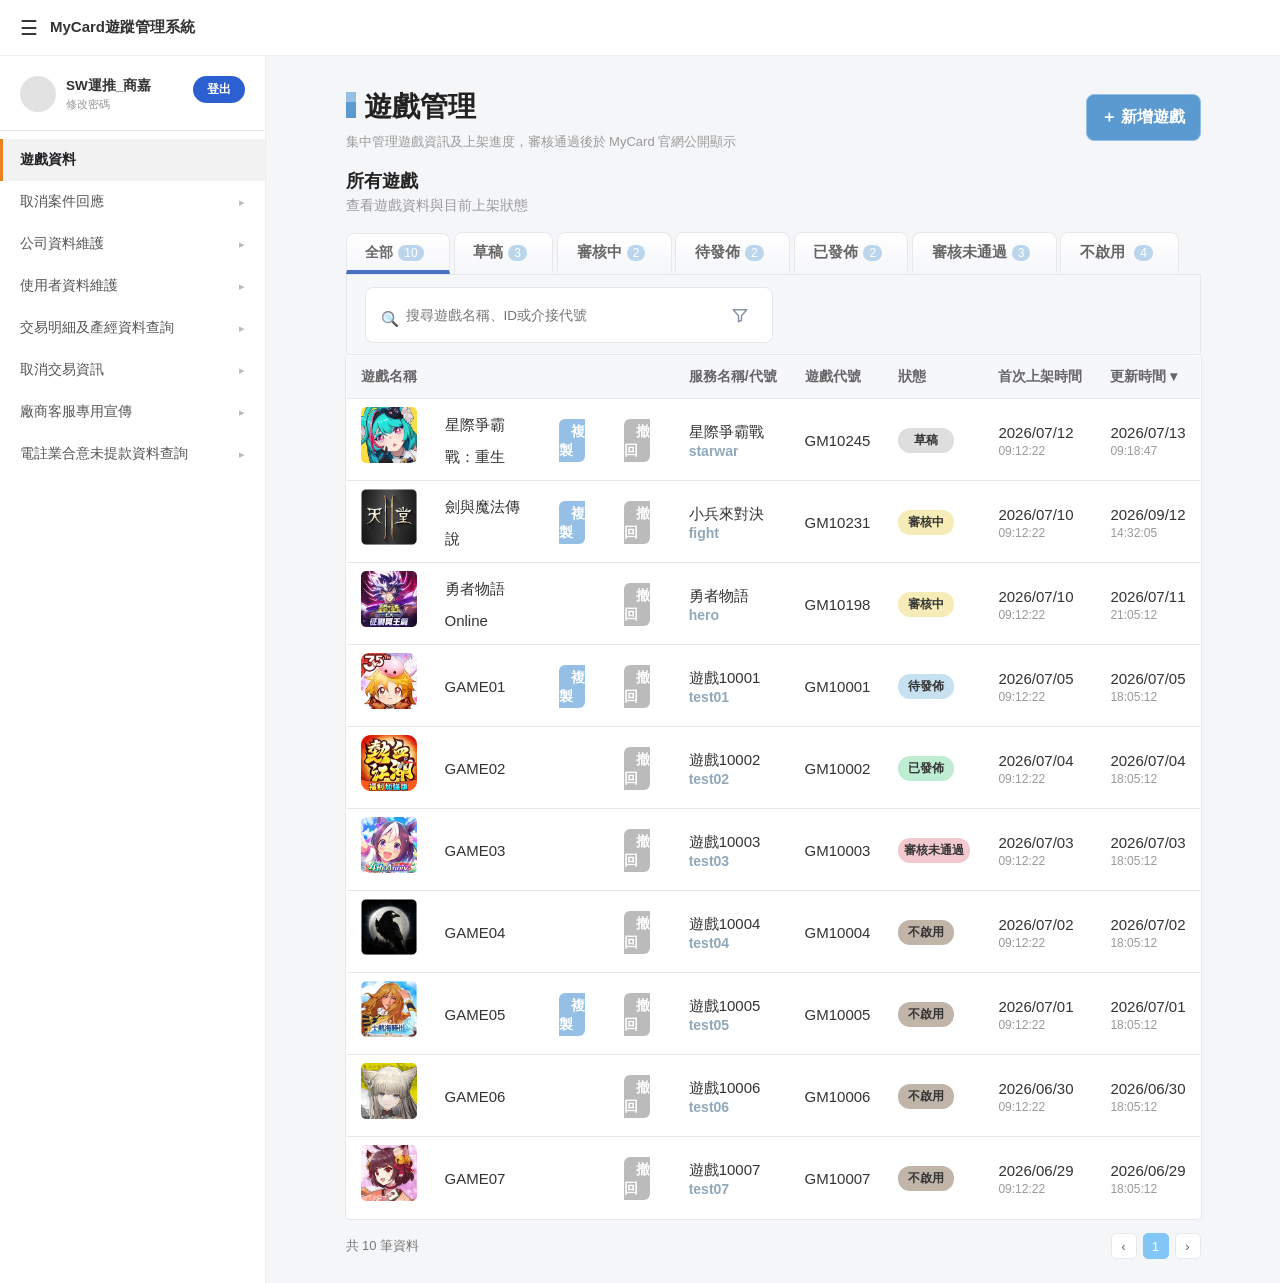
<file: index.html>
<!DOCTYPE html>
<html lang="zh-Hant">
<head>
<meta charset="UTF-8">
<title>MyCard遊蹤管理系統</title>
<link rel="stylesheet" href="css/L.css">
<link rel="stylesheet" href="css/LM.css" media="only screen and (min-width:1280px) and (max-width:1680px)">
	
<!-- jquery引入檔 -->
<script src="js/jquery-3.6.0.min.js"></script>
<script src="js/sidebar.js"></script>
<script src="js/manager.js"></script>
<script src="js/step.js"></script>

</head>
<body>

<div class="topbar">
  <div class="topbar-left">
    <span class="hamburger">&#9776;</span>
	<span class="hamburger2">&#9776;</span>
    <span class="logo">MyCard遊蹤管理系統</span>
  </div>
</div>

<div class="layout">
  <div class="sidebar">
    <div class="profile">
      <div class="avatar"></div>
      <div>
        <div class="profile-name">SW運推_商嘉</div>
        <div class="profile-sub">修改密碼</div>
      </div>
      <button class="logout-btn">登出</button>
    </div>

    <div class="nav-item active-top">遊戲資料</div>
    <div class="nav-item">取消案件回應 <span class="arrow">▸</span></div>
    <div class="nav-item">公司資料維護 <span class="arrow">▸</span></div>
    <div class="nav-item">使用者資料維護 <span class="arrow">▸</span></div>
    <div class="nav-item">交易明細及產經資料查詢 <span class="arrow">▸</span></div>
    <div class="nav-item">取消交易資訊 <span class="arrow">▸</span></div>
    <div class="nav-item">廠商客服專用宣傳 <span class="arrow">▸</span></div>
    <div class="nav-item">電註業合意未提款資料查詢 <span class="arrow">▸</span></div>
  </div>

  <div class="main">

    <!-- ============ PAGE: 功能首頁 ============ -->
    <div id="page-home">
      <div class="page-header-row">
        <div class="page-header-text">
          <div class="initial"><ol></ol></div><h1>遊戲管理</h1>
          <p>集中管理遊戲資訊及上架進度，審核通過後於 MyCard 官網公開顯示</p>
        </div>
		<!--<button class="btn-outbound" id="btnOutboard">↓ 匯出清單</button>-->
        <button type="button" class="btn-add-game" id="btnAddGame">＋ 新增遊戲</button>		
      </div>
		
	  <!--<div class="dynamic_row">
		<div class="deal">語系內容
		  <ul>
			<h5>需要你的處理</h5>
			<h6>優先完成以下事項，讓上架流程繼續往前</h6>
			<ol>查看全部 →</ol>
		  </ul>
		  <li>
		    <dl><img src="images/game_icon/icon01.webp"></dl>
			<dt>締造者：放逐之境</dt>
			<dd>審核退回 · 英文遊戲介紹待補齊</dd>
			<ol>檢視內容 →</ol>
		  </li>
		  <li>
		    <dl><img src="images/game_icon/icon02.webp"></dl>
			<dt>天堂2</dt>
			<dd>草稿 · 尚未設定預計上架日期</dd>
			<ol>檢視內容 →</ol>
		  </li>
		  <li>
		    <dl><img src="images/game_icon/icon03.webp"></dl>
			<dt>聖鬥士星矢</dt>
			<dd>草稿 · 遊戲圖示尚未上傳</dd>
			<ol>檢視內容 →</ol>
		  </li>
		</div>
	    <div class="history">
		  <ul>
			<h5>最近動態</h5>
			<h6>掌握資料與審核進度的變更</h6>
			<ol>查看記錄 →</ol>
		  </ul>
		  <li>
			<dt>締造者：放逐之境</dt>
			<dd>MyCard 已提出修改建議</dd>
			<ol>09/21 14:10</ol>
		  </li>
		  <li>
			<dt>伊莫</dt>
			<dd>合作夥伴更新了遊戲介紹</dd>
			<ol>09/20 18:04</ol>
		  </li>
		  <li>
			<dt>瑪奇 Mobile</dt>
			<dd>遊戲資料已發佈</dd>
			<ol>09/18 08:30</ol>
		  </li>
		</div>
	  </div>

        <div class="total_row">
		  <div id="total1" class="total-box gray-border">
			  <dl>遊戲總數</dl>
			  <dt class="total_gray">10</dt>
			  <dd>集中管理所有合作遊戲</dd>
		  </div>
		  <div id="total2" class="total-box gray-border">
			  <dl>待處理事項</dl>
			  <dt class="pending_brown">3</dt>
			  <dd>草稿與退回修改</dd>
		  </div>
		  <div id="total3" class="total-box gray-border">
			  <dl>審核進行中</dl>
			  <dt class="review_purple">2</dt>
			  <dd>等待 MyCard 確認</dd>
		  </div>
		  <div id="total4" class="total-box gray-border">
			  <dl>已發佈遊戲</dl>
			  <dt class="release_green">10</dt>
			  <dd>已公開於遊戲列表</dd>
		  </div>
		</div>-->


      <div class="list-header">
        <h2>所有遊戲</h2>
        <p>查看遊戲資料與目前上架狀態</p>
      
		<ul>
		  <div id="state_tab1" class="active">全部<dl>10</dl></div>
		  <div id="state_tab2" class="none">草稿<dl>3</dl></div>
		  <div id="state_tab3" class="none">審核中<dl>2</dl></div>
		  <div id="state_tab5" class="none">待發佈<dl>2</dl></div>
		  <div id="state_tab6" class="none">已發佈<dl>2</dl></div>
		  <div id="state_tab7" class="none">審核未通過<dl>3</dl></div>
		  <div id="state_tab8" class="none">不啟用 <dl>4</dl></div>
		</ul>	
      </div>

      
      <div class="search-row">
            <div class="search-box" id="searchBox">
              <img src="images/search_icon.svg">
              <span class="filter-chip" id="filterChip" hidden>服務名稱<button type="button" class="filter-chip-x" id="filterChipX" aria-label="關閉篩選條件">×</button></span>
              <input type="text" id="searchInput" placeholder="搜尋遊戲名稱、ID或介接代號" autocomplete="off">
              <button type="button" class="filter-btn" id="filterBtn" aria-label="依條件篩選" title="依條件篩選">
                <svg width="18" height="18" viewBox="0 0 24 24" fill="none" stroke="currentColor" stroke-width="2" stroke-linecap="round" stroke-linejoin="round"><path d="M3 5h18l-7 8v6l-4 2v-8z"/></svg>
              </button>
              <div class="filter-menu" id="filterMenu" hidden>
                <div class="filter-menu-title">依條件篩選</div>
                <button type="button" class="filter-menu-item" id="filterBySvc">依服務名稱篩選</button>
              </div>
            </div>
            
          </div> 
      <table id="table" class="t1"><!--全部-->
        <thead>
          <tr>
            <th>遊戲名稱</th>
            <th></th>
            <th></th>
			<th></th>
	    <th>服務名稱/代號</th>
            <th>遊戲代號</th>
            <th>狀態</th>
            <th>首次上架時間</th>
            <th>更新時間 ▾</th>
          </tr>
        </thead>
        <tbody>
          <tr>
	    <td class="game-name"><a target="_self" href="#"><img src="images/game_icon/icon01.webp"></a></td>
	    <td><a target="_self" href="#">星際爭霸戰：重生</a></td>
            <td><span class="btn-copy">複製</span></td>
			<td><span class="btn-delete">撤回</span></td>
            <td>星際爭霸戰<br><span class="sub">starwar</span></td>
	    <td>GM10245</td>
            <td><span class="badge">草稿</span></td>
            <td>2026/07/12<br><span class="sub2">09:12:22</span></td>
            <td>2026/07/13<br><span class="sub2">09:18:47</span></td>
          </tr>
          <tr>
	    <td class="game-name"><a target="_self" href="#"><img src="images/game_icon/icon02.webp"></a></td>

            <td><a target="_self" href="#">劍與魔法傳說</a></td>
            <td><span class="btn-copy">複製</span></td>
			<td><span class="btn-delete">撤回</span></td>
            <td>小兵來對決<br><span class="sub">fight</span></td>
	    <td>GM10231</td>
            <td><span class="badge1">審核中</span></td>
	    <td>2026/07/10<br><span class="sub2">09:12:22</span></td>
            <td>2026/09/12<br><span class="sub2">14:32:05</span></td>
          </tr>
          <tr>
	    <td class="game-name"><a target="_self" href="#"><img src="images/game_icon/icon03.webp"></a></td>
            <td><a target="_self" href="#">勇者物語 Online</a></td>
            <td></td>
			<td><span class="btn-delete">撤回</span></td>
            <td>勇者物語<br><span class="sub">hero</span></td>
	    <td>GM10198</td>
	    <td><span class="badge1">審核中</span></td>
            <td>2026/07/10<br><span class="sub2">09:12:22</span></td>
            <td>2026/07/11<br><span class="sub2">21:05:12</span遊戲介紹></td>
          </tr>
          <tr>
	    <td class="game-name"><a target="_self" href="#"><img src="images/game_icon/icon04.webp"></a></td>
            <td><a target="_self" href="#">GAME01</a></td>
            <td><span class="btn-copy">複製</span></td>
			<td><span class="btn-delete">撤回</span></td>
            <td>遊戲10001<br><span class="sub">test01</span></td>
	    <td>GM10001</td> 
	    <td><span class="badge2">待發佈</span></td>
            <td>2026/07/05<br><span class="sub2">09:12:22</span></td>
            <td>2026/07/05<br><span class="sub2">18:05:12</span></td>
          </tr>
          <tr>
            <td class="game-name"><a target="_self" href="#"><img src="images/game_icon/icon05.webp"></a></td>
            <td><a target="_self" href="#">GAME02</a></td>
            <td></td>
			<td><span class="btn-delete">撤回</span></td>
	        <td>遊戲10002<br><span class="sub">test02</span></td>
            <td>GM10002</td>
	        <td><span class="badge3">已發佈</span></td>
            <td>2026/07/04<br><span class="sub2">09:12:22</span></td>
            <td>2026/07/04<br><span class="sub2">18:05:12</span></td>
          </tr>
          <tr>
	    <td class="game-name"><a target="_self" href="#"><img src="images/game_icon/icon06.webp"></a></td>
            <td><a target="_self" href="#">GAME03</a></td>
            <td></td>
			<td><span class="btn-delete">撤回</span></td>
            <td>遊戲10003<br><span class="sub">test03</span></td>
            <td>GM10003</td>
	        <td><span class="badge6">審核未通過</span></td>
            <td>2026/07/03<br><span class="sub2">09:12:22</span></td>
            <td>2026/07/03<br><span class="sub2">18:05:12</span></td>
          </tr>
          <tr>
	    <td class="game-name"><a target="_self" href="#"><img src="images/game_icon/icon07.webp"></a></td>
            <td><a target="_self" href="#">GAME04</a></td>
            <td></td>
			<td><span class="btn-delete">撤回</span></td>
	    <td>遊戲10004<br><span class="sub">test04</span></td>
            <td>GM10004</td>
	    <td><span class="badge7">不啟用</span></td>
            <td>2026/07/02<br><span class="sub2">09:12:22</span></td>
            <td>2026/07/02<br><span class="sub2">18:05:12</span></td>
          </tr>
	   <tr>
	    <td class="game-name"><a target="_self" href="#"><img src="images/game_icon/icon08.webp"></a></td>
            <td><a target="_self" href="#">GAME05</a></td>
            <td><span class="btn-copy">複製</span></td>
		    <td><span class="btn-delete">撤回</span></td>
            <td>遊戲10005<br><span class="sub">test05</span></td>
            <td>GM10005</td>
	    <td><span class="badge7">不啟用</span></td>
            <td>2026/07/01<br><span class="sub2">09:12:22</span></td>
            <td>2026/07/01<br><span class="sub2">18:05:12</span></td>
          </tr>
	  <tr>
  	    <td class="game-name"><a target="_self" href="#"><img src="images/game_icon/icon09.webp"></a></td>
           <td><a target="_self" href="#">GAME06</a></td>
            <td></td>
		    <td><span class="btn-delete">撤回</span></td>
	    <td>遊戲10006<br><span class="sub">test06</span></td>
            <td>GM10006</td>
	    <td><span class="badge7">不啟用</span></td>
            <td>2026/06/30<br><span class="sub2">09:12:22</span></td>
            <td>2026/06/30<br><span class="sub2">18:05:12</span></td>
          </tr>
	  <tr>
	    <td class="game-name"><a target="_self" href="#"><img src="images/game_icon/icon10.webp"></a></td>
            <td><a target="_self" href="#">GAME07</a></td>
            <td></td>
		    <td><span class="btn-delete">撤回</span></td>
            <td>遊戲10007<br><span class="sub">test07</span></td>
            <td>GM10007</td>
	    <td><span class="badge7">不啟用</span></td>
            <td>2026/06/29<br><span class="sub2">09:12:22</span></td>
            <td>2026/06/29<br><span class="sub2">18:05:12</span></td>
          </tr>
        </tbody>
      </table>
		
	  <table id="table" class="t2"><!--草稿-->
        <thead>
          <tr>
            <th>遊戲名稱</th>
            <th></th>
			<th>服務名稱/代號</th>
            <th>遊戲代號</th>
			<th>狀態</th>
            <th>首次上架時間</th>
            <th>更新時間 ▾</th>
          </tr>
        </thead>
        <tbody>
		  <tr>
            <td class="game-name"><img src="images/game_icon/icon05.webp"></td>
            <td>GAME01</td>
			<td>遊戲10001<br><span class="sub">test01</span></td>
            <td>GM10001</td>
			<td><span class="badge">草稿</span></td>
            <td>2026/07/11<br><span class="sub2">09:12:22</span></td>
            <td>2026/07/11<br><span class="sub2">18:05:12</span></td>
          </tr>
		  <tr>
            <td class="game-name"><img src="images/game_icon/icon08.webp"></td>
            <td>GAME02</td>
			<td>遊戲10002<br><span class="sub">test02</span></td>
            <td>GM10002</td>
			<td><span class="badge">草稿</span></td>
            <td>2026/07/11<br><span class="sub2">09:12:22</span></td>
            <td>2026/07/11<br><span class="sub2">18:05:12</span></td>
          </tr>
		  <tr>
            <td class="game-name"><img src="images/game_icon/icon08.webp"></td>
            <td>GAME03</td>
			<td>遊戲10003<br><span class="sub">test03</span></td>
            <td>GM10003</td>
			<td><span class="badge">草稿</span></td>
            <td>2026/07/11<br><span class="sub2">09:12:22</span></td>
            <td>2026/07/11<br><span class="sub2">18:05:12</span></td>
          </tr>
        </tbody>
      </table>

	  <table id="table" class="t3"><!--審核中-->
        <thead>
          <tr>
            <th>遊戲名稱</th>
            <th></th>
			<th>服務名稱/代號</th>
            <th>遊戲代號</th>
			<th>狀態</th>
            <th>首次上架時間</th>
            <th>更新時間 ▾</th>
          </tr>
        </thead>
        <tbody>
		  <tr>
            <td class="game-name"><img src="images/game_icon/icon01.webp"></td>
            <td>GAME01</td>
			<td>遊戲10001<br><span class="sub">test01</span></td>
            <td>GM10001</td>
			<td><span class="badge1">審核中</span></td>
            <td>2026/07/11<br><span class="sub2">09:12:22</span></td>
            <td>2026/07/11<br><span class="sub2">18:05:12</span></td>
          </tr>
		  <tr>
            <td class="game-name"><img src="images/game_icon/icon10.webp"></td>
            <td>GAME02</td>
			<td>遊戲10002<br><span class="sub">test02</span></td>
            <td>GM10002</td>
			<td><span class="badge1">審核中</span></td>
            <td>2026/07/11<br><span class="sub2">09:12:22</span></td>
            <td>2026/07/11<br><span class="sub2">18:05:12</span></td>
          </tr>
        </tbody>
      </table>
		
	  <table id="table" class="t5"><!--待發佈-->
        <thead>
          <tr>
            <th>遊戲名稱</th>
            <th></th>
			<th>服務名稱/代號</th>
            <th>遊戲代號</th>
			<th>狀態</th>
            <th>首次上架時間</th>
            <th>更新時間 ▾</th>
          </tr>
        </thead>
        <tbody>
		  <tr>
            <td class="game-name"><img src="images/game_icon/icon01.webp"></td>
            <td>GAME01</td>
			<td>遊戲10001<br><span class="sub">test01</span></td>
            <td>GM10001</td>
			<td><span class="badge2">待發佈</span></td>
            <td>2026/07/11<br><span class="sub2">09:12:22</span></td>
            <td>2026/07/11<br><span class="sub2">18:05:12</span></td>
          </tr>
		  <tr>
            <td class="game-name"><img src="images/game_icon/icon10.webp"></td>
            <td>GAME02</td>
			<td>遊戲10002<br><span class="sub">test02</span></td>
            <td>GM10002</td>
			<td><span class="badge2">待發佈</span></td>
            <td>2026/07/11<br><span class="sub2">09:12:22</span></td>
            <td>2026/07/11<br><span class="sub2">18:05:12</span></td>
          </tr>
        </tbody>
      </table>
		
		
	  <table id="table" class="t6"><!--已發佈-->
        <thead>
          <tr>
            <th>遊戲名稱</th>
            <th></th>
			<th>服務名稱/代號</th>
            <th>遊戲代號</th>
			<th>狀態</th>
            <th>首次上架時間</th>
            <th>更新時間 ▾</th>
          </tr>
        </thead>
        <tbody>
		  <tr>
            <td class="game-name"><img src="images/game_icon/icon03.webp"></td>
            <td>GAME01</td>
			<td>遊戲10001<br><span class="sub">test01</span></td>
            <td>GM10001</td>
			<td><span class="badge3">已發佈</span></td>
            <td>2026/07/11<br><span class="sub2">09:12:22</span></td>
            <td>2026/07/11<br><span class="sub2">18:05:12</span></td>
          </tr>
		  <tr>
            <td class="game-name"><img src="images/game_icon/icon05.webp"></td>
            <td>GAME01</td>
			<td>遊戲10001<br><span class="sub">test01</span></td>
            <td>GM10001</td>
			<td><span class="badge3">已發佈</span></td>
            <td>2026/07/11<br><span class="sub2">09:12:22</span></td>
            <td>2026/07/11<br><span class="sub2">18:05:12</span></td>
          </tr>
        </tbody>
      </table>
		
	  <table id="table" class="t7"><!--審核未通過-->
        <thead>
          <tr>
            <th>遊戲名稱</th>
            <th></th>
			<th>服務名稱/代號</th>
            <th>遊戲代號</th>
			<th>狀態</th>
            <th>首次上架時間</th>
            <th>更新時間 ▾</th>
          </tr>
        </thead>
        <tbody>
		  <tr>
            <td class="game-name"><img src="images/game_icon/icon07.webp"></td>
            <td>GAME01</td>
			<td>遊戲10001<br><span class="sub">test01</span></td>
            <td>GM10001</td>
			<td><span class="badge6">審核未通過</span></td>
            <td>2026/07/11<br><span class="sub2">09:12:22</span></td>
            <td>2026/07/11<br><span class="sub2">18:05:12</span></td>
          </tr>
		  <tr>
            <td class="game-name"><img src="images/game_icon/icon08.webp"></td>
            <td>GAME01</td>
			<td>遊戲10001<br><span class="sub">test01</span></td>
            <td>GM10001</td>
			<td><span class="badge6">審核未通過</span></td>
            <td>2026/07/11<br><span class="sub2">09:12:22</span></td>
            <td>2026/07/11<br><span class="sub2">18:05:12</span></td>
          </tr>
		  <tr>
            <td class="game-name"><img src="images/game_icon/icon09.webp"></td>
            <td>GAME01</td>
			<td>遊戲10001<br><span class="sub">test01</span></td>
            <td>GM10001</td>
			<td><span class="badge6">審核未通過</span></td>
            <td>2026/07/11<br><span class="sub2">09:12:22</span></td>
            <td>2026/07/11<br><span class="sub2">18:05:12</span></td>
          </tr>
        </tbody>
      </table>
		
	  <table id="table" class="t8"><!--不啟用-->
        <thead>
          <tr>
            <th>遊戲名稱</th>
            <th></th>
			<th>服務名稱/代號</th>
            <th>遊戲代號</th>
			<th>狀態</th>
            <th>首次上架時間</th>
            <th>更新時間 ▾</th>
          </tr>
        </thead>
        <tbody>
		  <tr>
            <td class="game-name"><img src="images/game_icon/icon05.webp"></td>
            <td>GAME01</td>
			<td>遊戲10001<br><span class="sub">test01</span></td>
            <td>GM10001</td>
			<td><span class="badge7">不啟用</span></td>
            <td>2026/07/11<br><span class="sub2">09:12:22</span></td>
            <td>2026/07/11<br><span class="sub2">18:05:12</span></td>
          </tr>
		  <tr>
            <td class="game-name"><img src="images/game_icon/icon06.webp"></td>
            <td>GAME01</td>
			<td>遊戲10002<br><span class="sub">test02</span></td>
            <td>GM10002</td>
			<td><span class="badge7">不啟用</span></td>
            <td>2026/07/11<br><span class="sub2">09:12:22</span></td>
            <td>2026/07/11<br><span class="sub2">18:05:12</span></td>
          </tr>
		  <tr>
            <td class="game-name"><img src="images/game_icon/icon07.webp"></td>
            <td>GAME01</td>
			<td>遊戲10003<br><span class="sub">test03</span></td>
            <td>GM10003</td>
			<td><span class="badge7">不啟用</span></td>
            <td>2026/07/11<br><span class="sub2">09:12:22</span></td>
            <td>2026/07/11<br><span class="sub2">18:05:12</span></td>
          </tr>
		  <tr>
            <td class="game-name"><img src="images/game_icon/icon09.webp"></td>
            <td>GAME01</td>
			<td>遊戲10004<br><span class="sub">test04</span></td>
            <td>GM10004</td>
			<td><span class="badge7">不啟用</span></td>
            <td>2026/07/11<br><span class="sub2">09:12:22</span></td>
            <td>2026/07/11<br><span class="sub2">18:05:12</span></td>
          </tr>
        </tbody>
      </table>
		
      <div class="table-footer">
        <span>共 10 筆資料</span>
        <div class="pager">
          <button>‹</button>
          <button class="active">1</button>
          <button>›</button>
        </div>
      </div>

 
    </div>

    <!-- ============ PAGE: 填寫流程（Wizard） ============ -->
    <div id="page-wizard" style="display:none;">
      <div class="page-inner">

        <div class="page-header-row">
          <div class="page-header-text">
			  <div id="return-list"><a target="_self" href="#">＜返回遊戲管理</a></div>
            <div class="initial"><ol></ol></div><h1>新增遊戲</h1>
            <p>分步完成資料。草稿只會保留在這次開啟的頁面中</p>
            <p class="notice-text">注意：填寫過程中如果需要先離開，記得先儲存目前資料；確認都填寫完成後，再送出審核<br>
                                   審核通過後，MyCard 將協助您將遊戲資料公開於官網</p>
          </div>
          <div class="header-actions">
            <button class="btn-ghost primary-ghost" id="btnSave">儲存草稿</button>
            <button class="btn-ghost primary-ghost" id="btnSaveTop">送出審核</button>
          </div>
        </div>

        <div class="proto-demo-toggle" id="protoDemoToggleWrap" style="display:none;">
          <label>
            <input type="checkbox" id="simulateFailToggle">
            原型測試用：勾選以模擬「儲存草稿」失敗狀態
          </label>
        </div>

        <div class="stepper" id="stepper">
          <div class="step-node current" data-step="1">
            <div class="step-circle">1<span class="status-badge warn">!</span></div>
            <span class="step-label">基本資料</span>
          </div>
          <div class="step-space">∣</div>
          <div class="step-node" data-step="2">
            <div class="step-circle">2<span class="status-badge warn">!</span></div>
            <span class="step-label">遊戲介紹</span>
          </div>
          <div class="step-space">∣</div>
          <div class="step-node" data-step="3">
            <div class="step-circle">3<span class="status-badge warn">!</span></div>
            <span class="step-label">儲值入口</span>
          </div>
          <div class="step-space">∣</div>
          <div class="step-node" data-step="4">
            <div class="step-circle">4<span class="status-badge warn">!</span></div>
            <span class="step-label">官方與社群連結</span>
          </div>
          <div class="step-space">∣</div>
          <div class="step-node" data-step="5">
            <div class="step-circle">5<span class="status-badge warn">!</span></div>
            <span class="step-label">期望上架時間</span>
          </div>
        </div>

        <div class="content-card">

          <!-- Step 1: 遊戲基本識別資料 -->
          <div class="step-content" id="step-content-1">
			<div id="status"><span class="badge">草稿</span></div>
			<div id="button_list">
              <a class="button-list-prev" id="prevBtn1" style="text-decoration:none;display:none!important;align-items:left;">‹ 上一步</a>
                <span class="step-count" id="Text">尚未儲存 · 僅供預覽</span>
                <div style="display:inline;align-items:center;gap:10px;">
                <button class="btn-submit" id="btnSubmit" style="display:none;align-items:right;">送出審核</button>
			    <button class="button-list-next" id="nextBtn1" style="display:inline;align-items:right;">下一步 ›</button>

				<button class="btn-sub primary-ghost" id="btnPPreview" style="display:inline;align-items:right;">預覽</button>
				<button class="btn-sub2 primary-ghost" id="btnDraft" style="display:inline;align-items:right;">儲存草稿</button>
			    <div id="copyright">©Soft-World Corp. All Rights Reserved.</div>
              </div>
			</div>
            <h2 class="block-title">基本資料</h2>
            <p class="block-desc">填寫遊戲基本資訊，供 MyCard 進行資料確認及後續服務設定</p>

            <div class="field-group" id="field-company">
              <div class="field-label-row">
                <span class="field-label">公司名稱</span>
                <span class="required-star">*</span>
                <span class="tooltip-wrap">
                  <button class="tooltip-icon" type="button">?</button>
                  <div class="tooltip-popover">請填寫合約上的完整公司名稱</div>
                </span>
              </div>
              <div class="field-caption">此資訊不會公開顯示</div>
              <input class="field-input" type="text" id="field-company-input" placeholder="玩客數位科技有限公司">
              <div class="field-error-msg" style="display:none;">⚠ 公司名稱為必填</div>
            </div>

            <div class="field-group">
              <div class="field-label-row">
                <span class="field-label">介接代號</span>
                <span class="required-star">*</span>
                <span class="tooltip-wrap">
                  <button class="tooltip-icon" type="button">?</button>
                  <div class="tooltip-popover">由貴公司與 MyCard 合作窗口約定的服務代號，用於系統比對資料，如不清楚請洽合作窗口</div>
                </span>
              </div>
              <div class="field-caption">參數名稱：FacServiceId</div>
              <div class="select-wrap">
                <input class="field-input" type="text" id="field-service-input" placeholder="請選擇 FacServiceId" readonly>
              </div>
            </div>

            <div class="field-group">
              <div class="field-label-row">
                <span class="field-label">遊戲 ID</span>
                <span class="required-star">*</span>
                <span class="tooltip-wrap">
                  <button class="tooltip-icon" type="button">?</button>
                  <div class="tooltip-popover">用於系統比對遊戲資料，請填寫正確的遊戲代號；若不清楚請洽 MyCard 窗口取得</div>
                </span>
              </div>
              <div class="field-caption">參數名稱：FacGameId / 範例：sword001</div>
              <input class="field-input" type="text" id="field-gamecode-input" placeholder="請填寫 API 傳送的遊戲 ID">
            </div>
			  
			<div class="field-group">
              <div class="field-label-row">
                <span class="field-label">遊戲官方名稱（繁體中文）</span>
                <span class="required-star">*</span>
                <span class="tooltip-wrap">
                  <button class="tooltip-icon" type="button">?</button>
                  <div class="tooltip-popover">請填寫遊戲官方繁體中文名稱</div>
                </span>
              </div>
              <input class="field-input" type="text" id="field-gamecode-input" placeholder="請填寫遊戲官方繁體中文名稱">
            </div>
          </div>

          <!-- Step 2: 遊戲介紹 -->
          <div class="step-content" id="step-content-2" style="display:none;">
			<div id="status"><span class="badge">草稿</span></div>
			<div id="button_list">
              <a class="button-list-prev" id="prevBtn2" style="text-decoration:none;display:inline;align-items:left;">‹ 上一步</a>
                <span class="step-count" id="Text">請先點擊「＋ 新增語系」選擇語系，再填寫遊戲名稱與文字介紹</span>
                <div style="display:inline;align-items:center;gap:10px;">
                <button class="btn-submit" id="btnSubmit" style="display:none;align-items:right;">送出審核</button>
			    <button class="button-list-next" id="nextBtn2" style="display:inline;align-items:right;">下一步 ›</button>
				<button class="btn-sub primary-ghost" id="btnPPreview" style="display:inline;align-items:right;">預覽</button>
			    <button class="btn-sub2 primary-ghost" id="btnDraft2" style="display:inline;align-items:right;">儲存草稿</button>
			    <div id="copyright">©Soft-World Corp. All Rights Reserved.</div>
              </div>
			</div>
            <h2 class="block-title">遊戲介紹</h2>
            <p class="block-desc">填寫遊戲介紹及展示素材，讓玩家快速了解您的遊戲</p>
			  
<div id="game-intro">
	<h5>多語系設定</h5><h6>以下兩個欄位依語系分別填寫：先選語系 → 填寫名稱與介紹 → 選擇顯示地區</h6>
	
            <div class="lang-tab-row">
              <div class="lang-tabs" id="langTabs">
                <div class="lang-tab active displaynone" data-lang="zh">繁體中文<span class="required-star lang-tab-required-star" style="color:#e83e8c;">*</span></div>
 
                <div class="lang-tab-add-new" id="langAddBtn"><span class="plus-icon">+</span> 新增語系
                  <div class="lang-add-menu" id="langAddMenu">
					<div class="lang-add-item" data-lang="zh" data-label="繁體中文">繁體中文</div>
					<div class="lang-add-item" data-lang="en" data-label="English">English</div>
                    <div class="lang-add-item" data-lang="zhcn" data-label="简体中文">简体中文</div>
                    <div class="lang-add-item" data-lang="ja" data-label="日本語">日本語</div>
                    <div class="lang-add-item" data-lang="th" data-label="ภาษาไทย">ภาษาไทย</div>
                    <div class="lang-add-item" data-lang="vi" data-label="Bahasa Indonesia">Bahasa Indonesia</div>
                  </div>
                </div>
              </div>
            </div>
	<div class="not-ready">尚未新增語系，請點擊「＋ 新增語系」開始填寫（至少需新增一個語系）</div>     
	        
            <div class="lang-field-box" id="langFieldBox" style="display:none;">
              <div class="field-group">
				<h4>語系</h4><h3 id="currentLangTitle">繁體中文</h3>
                <div class="field-label-row">
                  <span class="field-label">遊戲名稱</span>
                  <span class="required-star">*</span>
                  <span class="tooltip-wrap">
                    <button class="tooltip-icon" type="button">?</button>
                    <div class="tooltip-popover">填寫此語系下您希望公開的遊戲名稱，將顯示於官網頁面</div>
                  </span>
                </div>
                <div class="field-caption">填寫您希望公開顯示的遊戲名稱。</div>
                <input class="field-input" type="text" id="field-gamename-input" placeholder="遊戲名稱">
              </div>

              <div class="field-group">
                <div class="field-label-row">
                  <span class="field-label">文字介紹</span>
                  <span class="required-star">*</span>
                  <span class="tooltip-wrap">
                    <button class="tooltip-icon" type="button">?</button>
                    <div class="tooltip-popover">介紹遊戲特色、玩法與世界觀</div>
                  </span>
                </div>
                <div class="field-caption">填寫遊戲介紹內容，供用戶了解您的遊戲</div>
                <div class="rt-toolbar">
                  <span><b>B</b></span><span><i>I</i></span><span><u>U</u></span><span><s>S</s></span><span>HTML</span><span>•</span><span>1.</span><span>&lt;&gt;</span>
                </div>
                <textarea class="rt-textarea" id="field-desc-input" placeholder="介紹遊戲特色、玩法與世界觀"></textarea>
				<div class="field-label-row">
                  <span class="field-label">顯示地區</span>
                  <span class="required-star">*</span><span class="multiple_select">可多選</span>
                </div>
                <div class="field-caption">選擇此語系要在哪些地區的 MyCard 官網顯示，已被其他語系選擇的地區將無法再次選擇</div>
				<div class="area-tag">
					<li>台灣</li>
					<li>Global</li>
					<li>印尼</li>
					<li>香港</li>
					<li>馬來西亞</li>
					<li>中國大陸</li>
					<li>泰國</li>
					<li>日本</li>
				</div>
              </div>
            </div>
</div>		  
            <div class="field-group">
              <div class="field-label-row">
                <span class="field-label">遊戲簡稱</span>
                <span class="tooltip-wrap">
                  <button class="tooltip-icon" type="button">?</button>
                  <div class="tooltip-popover">請填寫遊戲常用簡稱</div>
                </span>
              </div>
              <div class="field-caption">無簡稱可不填</div>
              <input class="field-input" type="text" id="field-shortname-input" placeholder="請填寫遊戲常用簡稱">
            </div>

            <div class="field-group">
              <div class="field-label-row">
                <span class="field-label">遊戲Icon圖片</span>
                <span class="required-star">*</span>
                <span class="tooltip-wrap">
                  <button class="tooltip-icon" type="button">?</button>
                  <div class="tooltip-popover">點擊或拖曳上傳圖示</div>
                </span>
              </div>
              <div class="field-caption">JPG / PNG / WEBP，最大 5MB</div>
              <div class="upload-row">
                <div class="upload-box" id="iconUpload">
<!--ICON圖片上傳-->
<div class="icon-uploader" id="iconUploader">
  <input
    type="file"
    id="iconFileInput"
    accept="image/jpeg,image/png,image/webp"
    hidden
  />

  <!-- 初始上傳畫面 -->
  <div class="icon-upload-content" id="iconUploadContent">
    <svg
            xmlns="http://www.w3.org/2000/svg"
            width="64"
            height="52"
            viewBox="0 0 64 52"
            fill="none"
            aria-hidden="true"
          >
            <path
              d="M17 39H46C54 39 60 33 60 26
                 C60 19 54 14 47 14
                 C45 6 38 2 30 3
                 C21 4 16 10 14 18
                 C6 18 2 23 2 29
                 C2 35 8 39 17 39Z"
              stroke="#398FE0"
              stroke-width="3.5"
              stroke-linecap="round"
              stroke-linejoin="round"
            />

            <path
              d="M32 43V24M24 32L32 24L40 32"
              stroke="#398FE0"
              stroke-width="3.5"
              stroke-linecap="round"
              stroke-linejoin="round"
            />
          </svg>

    <div class="upload-main-text">拖曳圖片至此上傳</div>
    <div class="upload-format-text">支援 JPG / PNG / WEBP</div>

    <button
      type="button"
      class="upload-button"
      id="iconSelectButton"
    >
      選擇圖片
    </button>
  </div>

  <!-- 上傳後顯示縮圖 -->
  <div class="icon-preview" id="iconPreview" hidden>
    <img id="iconPreviewImage" alt="ICON 圖片預覽" />

    <button
      type="button"
      class="upload-button preview-reselect-button"
      id="iconReselectButton"
    >
      重新選擇圖片
    </button>
  </div>

  <div class="upload-error" id="iconUploadError" role="alert"></div>
</div>
                </div>
              </div>
            </div>

            <div class="field-group">
              <div class="field-label-row">
                <span class="field-label">遊戲輪播圖片</span>
                <span class="required-star">*</span>
                <span class="tooltip-wrap">
                  <button class="tooltip-icon" type="button">?</button>
                  <div class="tooltip-popover">點擊或拖曳上傳圖示</div>
                </span>
              </div>
              <div class="field-caption">JPG / PNG / WEBP・最多 6 張・建議 16:9</div>
              <div class="upload-row" id="carouselRow">
<!-- 單一輪播圖片上傳欄位：一次最多選取／拖曳 6 張 -->
<div class="icu6-uploader" id="icu6Uploader">
  <input class="icu6-file-input" id="icu6FileInput" type="file"
         accept="image/jpeg,image/png,image/webp" multiple
         aria-label="選擇最多六張輪播圖片" hidden>
  <div class="icu6-upload-box" id="icu6UploadBox" tabindex="0" role="button" aria-label="點擊或拖曳上傳最多六張輪播圖片">
    <div class="icu6-cloud-icon" aria-hidden="true">
      <svg xmlns="http://www.w3.org/2000/svg" width="64" height="52" viewBox="0 0 64 52" fill="none">
        <path d="M17 39H46C54 39 60 33 60 26C60 19 54 14 47 14C45 6 38 2 30 3C21 4 16 10 14 18C6 18 2 23 2 29C2 35 8 39 17 39Z" stroke="#398FE0" stroke-width="3.5" stroke-linecap="round" stroke-linejoin="round"/>
        <path d="M32 43V24M24 32L32 24L40 32" stroke="#398FE0" stroke-width="3.5" stroke-linecap="round" stroke-linejoin="round"/>
      </svg>
    </div>
    <div class="icu6-upload-title">拖曳最多 6 張圖片至此上傳</div>
    <div class="icu6-upload-format">支援 JPG / PNG / WEBP，單張最大 10MB</div>
    <button type="button" class="icu6-select-button" id="icu6SelectButton">選擇圖片</button>
  </div>
  <div class="icu6-error" id="icu6Error" aria-live="polite"></div>
  <div class="icu6-thumbnails" id="icu6Thumbnails" aria-label="已上傳輪播圖片縮圖"></div>
</div>

              </div>
            </div>

            <div class="field-group">
              <div class="field-label-row">
                <span class="field-label">遊戲標籤</span>
                <span class="required-star">*</span>
                <span class="tooltip-wrap">
                  <button class="tooltip-icon" type="button">?</button>
                  <div class="tooltip-popover">方便玩家依標籤找到您的遊戲</div>
                </span>
              </div>
              <div class="field-caption">每個分類至少選擇 1 個標籤，最多選擇 3 個。請完成各分類的標籤選擇。</div>
              <div class="tag-row">
                <input class="field-input tag-input" type="text" id="field-tags-input" placeholder="" readonly>
                <button class="btn-tag-select" type="button" id="btnTagSelect">選擇標籤</button>
              </div>
            </div>

            <div class="field-group">
              <div class="field-label-row">
                <span class="field-label">遊玩裝置</span>
                <span class="required-star">*</span>
                <span class="tooltip-wrap">
                  <button class="tooltip-icon" type="button">?</button>
                  <div class="tooltip-popover">可複選，請勾選此遊戲支援的所有遊玩裝置</div>
                </span>
              </div>
              <div class="field-caption">請選擇遊戲支援的遊玩平台</div>
              <div class="checkbox-row">
                <label class="checkbox-option"><input type="checkbox" name="playDevice" value="mobile"><span class="checkbox-box"></span><span>手機</span></label>
                <label class="checkbox-option"><input type="checkbox" name="playDevice" value="pc"><span class="checkbox-box"></span><span>PC</span></label>
                <label class="checkbox-option"><input type="checkbox" name="playDevice" value="xbox"><span class="checkbox-box"></span><span>Xbox</span></label>
                <label class="checkbox-option"><input type="checkbox" name="playDevice" value="playstation"><span class="checkbox-box"></span><span>PlayStation</span></label>
                <label class="checkbox-option"><input type="checkbox" name="playDevice" value="Switch / Switch2 "><span class="checkbox-box"></span><span>Switch/Switch2</span></label>
                <label class="checkbox-option"><input type="checkbox" name="playDevice" value="Steam"><span class="checkbox-box"></span><span>Steam</span></label>
              </div>
            </div>

            <div class="field-group">
              <div class="field-label-row">
                <span class="field-label">遊戲分級</span>
                <span class="required-star">*</span>
                <span class="tooltip-wrap">
                  <button class="tooltip-icon" type="button">?</button>
                  <div class="tooltip-popover">請依據數位發展部公告之遊戲分級標準選擇對應級別</div>
                </span>
              </div>
              <div class="field-caption">請依台灣遊戲分級制度選擇適用的遊戲分級</div>
              <div class="select-wrap">
                <select class="field-input" id="field-rating-select" required>
                  <option value="" disabled selected>遊戲分級</option>
                  <option value="general">普遍級</option>
                  <option value="protect">保護級</option>
                  <option value="guide12">輔導級12+</option>
                  <option value="guide15">輔導級15+</option>
                  <option value="restricted">限制級</option>
                </select>
              </div>
            </div>
          </div>

          <!-- Step 3: 儲值入口 -->
          <div class="step-content" id="step-content-3" style="display:none;">
			<div id="status"><span class="badge">草稿</span></div>
			<div id="button_list">
              <a class="button-list-prev" id="prevBtn3" style="text-decoration:none;display:inline;align-items:left;">‹ 上一步</a>
                <span class="step-count" id="Text">尚未儲存 · 僅供預覽</span>
                <div style="display:inline;align-items:center;gap:10px;">
                <button class="btn-submit" id="btnSubmit" style="display:none;align-items:right;">送出審核</button>
			    <button class="button-list-next" id="nextBtn3" style="display:inline;align-items:right;">下一步 ›</button>

				<button class="btn-sub primary-ghost" id="btnPPreview" style="display:inline;align-items:right;">預覽</button>
				<button class="btn-sub2 primary-ghost" id="btnDraft3" style="display:inline;align-items:right;">儲存草稿</button>
			    <div id="copyright">©Soft-World Corp. All Rights Reserved.</div>
              </div>
			</div>
            <h2 class="block-title">儲值入口</h2>
            <p class="block-desc">選擇遊戲提供的 MyCard 儲值方式，並提供相關連結</p>

            <div class="field-group">
              <div class="field-label-row">
                <span class="field-label">儲值方式</span>
                <span class="tooltip-wrap">
                  <button class="tooltip-icon" type="button">?</button>
                  <div class="tooltip-popover">可複選，請勾選此遊戲提供的 MyCard 儲值方式，勾選後將顯示對應的填寫欄位</div>
                </span>
              </div>
              <div class="field-caption">選擇此遊戲提供的MyCard 儲值方式</div>
              <div class="checkbox-row">
                <label class="checkbox-option"><input type="checkbox" id="topup-web" name="topupMethod" value="web"><span class="checkbox-box"></span><span>網頁儲值</span></label>
                <label class="checkbox-option"><input type="checkbox" id="topup-mobile" name="topupMethod" value="mobile"><span class="checkbox-box"></span><span>手機內儲值</span></label>
                <label class="checkbox-option"><input type="checkbox" id="topup-pc" name="topupMethod" value="pc"><span class="checkbox-box"></span><span>PC儲值</span></label>
              </div>
            </div>

            <!-- 網頁儲值 -->
            <div id="topup-section-web" class="topup-method-box method-web" style="display:none;">
              <div class="topup-method-title-row">
                <span class="topup-method-tag">網頁儲值</span>
              </div>
              <div class="field-group">
                <div class="field-label-row">
                  <span class="field-label">web shop 連結</span>

                  <span class="tooltip-wrap">
                    <button class="tooltip-icon" type="button">?</button>
                    <div class="tooltip-popover">請貼上完整網址，需以 https:// 開頭</div>
                  </span>
                </div>
                <div class="field-caption">提供含MyCard 儲值功能的網頁商店連結</div>
                <input class="field-input" type="text" id="field-webshop-input" placeholder="請填寫遊戲商城連結">
              </div>
            </div>

            <!-- 手機內儲值 -->
            <div id="topup-section-mobile" class="topup-method-box method-mobile" style="display:none;">
              <div class="topup-method-title-row">
                <span class="topup-method-tag">手機內儲值</span>
              </div>
              <div class="field-group">
                <div class="field-label-row">
                  <span class="field-label">Android APK 連結</span>
 
                  <span class="tooltip-wrap">
                    <button class="tooltip-icon" type="button">?</button>
                    <div class="tooltip-popover">請提供可直接下載 APK 安裝檔的網址</div>
                  </span>
                </div>
                <div class="field-caption">提供含MyCard 儲值功能的APK安裝包供用戶下載</div>
                <input class="field-input" type="text" id="field-androidapk-input" placeholder="請填寫 APK 下載連結">
              </div>

              <div class="field-group">
                <div class="field-label-row">
                  <span class="field-label">iOS App Store 連結</span>
                  <span class="tooltip-wrap">
                    <button class="tooltip-icon" type="button">?</button>
                    <div class="tooltip-popover">請貼上完整的 App Store 商店網址，需以 https:// 開頭</div>
                  </span>
                </div>
                <div class="field-caption">如iOS 版提供MyCard儲值入口，請填寫App Store下載連結</div>
                <input class="field-input" type="text" id="field-iosappstore-input" placeholder="如 iOS 版本提供 MyCard 儲值入口，請填寫 App Store 下載連結">
              </div>
            </div>

            <!-- PC儲值 -->
            <div id="topup-section-pc" class="topup-method-box method-pc" style="display:none;">
              <div class="topup-method-title-row">
                <span class="topup-method-tag">PC儲值</span>
              </div>
              <div class="field-group">
                <div class="field-label-row">
                  <span class="field-label">PC版 連結</span>
 
                  <span class="tooltip-wrap">
                    <button class="tooltip-icon" type="button">?</button>
                    <div class="tooltip-popover">請提供 PC 版下載或啟動網址。</div>
                  </span>
                </div>
                <div class="field-caption">提供支援 MyCard 儲值的 PC 版遊戲安裝連結</div>
                <input class="field-input" type="text" id="field-pcstore-input" placeholder="請填寫 PC 版下載連結">
              </div>
            </div>

            <!-- 帳號不相通（所有欄位最下方，非必填） -->
            <div class="field-group" id="topup-account-not-shared-group">
              <div class="field-label-row">
                <span class="field-label">帳號不相通</span>
                <span class="tooltip-wrap">
                  <button class="tooltip-icon" type="button">?</button>
                  <div class="tooltip-popover">請確認用戶是否可使用同一遊戲帳號，在不同裝置（如網頁／手機／PC）間繼續遊玩進度</div>
                </span>
              </div>
              <div class="field-caption warn">請依遊戲實際帳號規則選擇，供 MyCard 客服查詢玩家問題時參考</div>
              <div class="radio-row">
                <label class="radio-option"><input type="radio" name="accountNotShared" value="yes"><span class="radio-dot"></span><span>是</span></label>
                <label class="radio-option"><input type="radio" name="accountNotShared" value="no"><span class="radio-dot"></span><span>否</span></label>
              </div>
            </div>
          </div>

          <!-- Step 4: 官方與社群連結 -->
          <div class="step-content" id="step-content-4" style="display:none;">
			<div id="status"><span class="badge">草稿</span></div>
			<div id="button_list">
              <a class="button-list-prev" id="prevBtn4" style="text-decoration:none;display:inline;align-items:left;">‹ 上一步</a>
                <span class="step-count" id="Text">尚未儲存 · 僅供預覽</span>
                <div style="display:inline;align-items:center;gap:10px;">
                <button class="btn-submit" id="btnSubmit" style="display:none;align-items:right;">送出審核</button>
			    <button class="button-list-next" id="nextBtn4" style="display:inline;align-items:right;">下一步 ›</button>
				<a href="https://test.mycard520.com/zh-tw/TopUp?serviceId=XM&gameId=FGO" target="_blank"><button class="btn-sub primary-ghost" id="btnPPreview" style="display:inline;align-items:right;">預覽</button></a>
				<button class="btn-sub2 primary-ghost" id="btnDraft4" style="display:inline;align-items:right;">儲存草稿</button>
			    <div id="copyright">©Soft-World Corp. All Rights Reserved.</div>
              </div>
			</div>
            <h2 class="block-title">官方與社群連結</h2>
            <p class="block-desc">提供遊戲官方網站及社群資訊，方便玩家取得最新消息</p>

            <div class="field-group">
              <div class="field-label-row">
                <span class="field-label">官方網站連結</span>
                <span class="tooltip-wrap">
                  <button class="tooltip-icon" type="button">?</button>
                  <div class="tooltip-popover">請貼上完整的官方網站網址，需以 https:// 開頭</div>
                </span>
              </div>
              <div class="field-caption">提供遊戲官方網站連結，方便用戶查看遊戲相關資訊</div>
              <input class="field-input" type="text" id="field-website-input" placeholder="https://">
            </div>

            <div class="field-group">
              <div class="field-label-row">
                <span class="field-label">粉絲團連結</span>
                <span class="tooltip-wrap">
                  <button class="tooltip-icon" type="button">?</button>
                  <div class="tooltip-popover">請貼上完整的粉絲專頁或社群網址，需以 https:// 開頭</div>
                </span>
              </div>
              <div class="field-caption">提供遊戲官方粉絲團連結，方便用戶查看遊戲最新消息</div>
              <input class="field-input" type="text" id="field-fanpage-input" placeholder="https://">
            </div>
          </div>

          <!-- Step 5: 期望上架時間 -->
          <div class="step-content" id="step-content-5" style="display:none;">
			<div id="status"><span class="badge">草稿</span></div>
			<div id="button_list">
                <a class="button-list-prev" id="prevBtn5" style="text-decoration:none;display:inline;align-items:left;">上一步</a>
                <span class="step-count" id="Text">尚未儲存 · 僅供預覽</span>
                <button class="btn-submit button_list-submit" id="btnSubmit2" style="display:inline;align-items:right;">送出審核</button>
			    <button class="button-list-next" id="nextBtn5" style="display:none!important;align-items:right;">下一步 ›</button>
				<a href="https://test.mycard520.com/zh-tw/TopUp?serviceId=GMTWH&gameId=dzg" target="_blank"><button class="btn-sub primary-ghost" id="btnPPreview" style="display:inline;align-items:right;">預覽</button></a>
				<button class="btn-sub2 primary-ghost" id="btnDraft5" style="display:inline;align-items:right;">儲存草稿</button>
				<div id="copyright">©Soft-World Corp. All Rights Reserved.</div>			
			</div>
            <h2 class="block-title">上架時間</h2>
            <p class="block-desc">設定預計上架時間，送出前請確認資料無誤</p>

            <div class="field-group">
              <div class="field-label-row">
                <span class="field-label">期望上架時間</span>
 
                <span class="tooltip-wrap">
                  <button class="tooltip-icon" type="button">?</button>
                  <div class="tooltip-popover">點擊欄位開啟時間選擇器，選擇您期望曝光的日期與時間（精確到分鐘）</div>
                </span>
              </div>
			   <div class="field-caption">實際上架時間依審核結果為準</div>
              <div class="datetime-wrap">
                <input class="field-input" type="text" id="field-datetime-input" placeholder="2026/09/11 15:30" readonly>
                <div class="dt-picker" id="dtPicker">
                  <div class="dt-cal-header">
                    <button type="button" class="dt-nav" id="dtPrevMonth">‹</button>
                    <span class="dt-cal-title" id="dtCalTitle">2026年9月</span>
                    <button type="button" class="dt-nav" id="dtNextMonth">›</button>
                  </div>
                  <div class="dt-weekdays"><span>日</span><span>一</span><span>二</span><span>三</span><span>四</span><span>五</span><span>六</span></div>
                  <div class="dt-days" id="dtDays"></div>
                  <div class="dt-time-row">
                    <span class="dt-time-label">時間</span>
                    <select id="dtHour"></select>
                    <span>:</span>
                    <select id="dtMinute"></select>
                  </div>
                  <div class="dt-actions">
                    <button type="button" class="dt-cancel" id="dtCancel">取消</button>
                    <button type="button" class="dt-confirm" id="dtConfirm">確定</button>
                  </div>
                </div>
              </div>
            </div>
          </div>

        </div>

        <div class="page-footer">
          <a class="btn-ghost" id="prevBtn" style="text-decoration:none;display:none;align-items:center;">‹ 上一步</a>
          <span class="step-count" id="stepCountText">Step 1 of 5</span>
          <div style="display:flex;align-items:center;gap:10px;">
            <button class="btn-ghost primary-ghost" id="btnPreview" style="display:none;">預覽</button>
            <button class="btn-next" id="nextBtn">下一步 ›</button>
            <button class="btn-submit" id="btnSubmit" style="display:none;">送出審核</button>	
          </div>
        </div>


      </div>
    </div>

  </div>
</div>

<!-- Tag selection modal -->
<div class="tag-modal-overlay" id="tagModalOverlay">
  <div class="tag-modal-box">
    <div class="tag-modal-header">
      <h3>選擇標籤</h3>
      <button class="tag-modal-close" id="tagModalClose" type="button">✕</button>
    </div>
    <div class="tag-modal-body" id="tagModalBody"></div>
    <div class="tag-modal-footer">
      <span class="tag-modal-status" id="tagModalStatus"></span>
      <button class="tag-modal-done" id="tagModalDone" type="button">完成</button>
    </div>
  </div>
</div>

<!-- Result modal (save / submit) -->
<div class="modal-overlay" id="modalOverlay">
  <div class="modal-box">
    <div class="modal-icon" id="modalIcon">
      <span class="icon-check" id="iconCheck">✓</span>
      <span class="icon-x" id="iconX">✕</span>
    </div>
    <p class="modal-message" id="modalMessage"></p>
    <p class="modal-note" id="modalNote"></p>
    <button class="modal-confirm-btn" id="modalConfirmBtn">確定</button>
  </div>
</div>

<!-- 送出審核成功 -->
<div class="modal-overlay1">
  <div class="modal-box1">
	<div class="modal-icon-success">✓</div>
    <p class="modal-message2">已收到您的審核資<br>將由運營為您審核</p>
    <p class="modal-note2" id="modalNote"></p>
    <button class="modal-confirm-btn1" id="modalConfirmBtn">確定</button>
  </div>
</div>
	
<!-- 送出審核失敗 -->
<div class="modal-overlay2">
  <div class="modal-box2">
	<div class="modal-icon-fail">X</div>
    <p class="modal-message2">送出審核失敗<br>請檢查必填欄位或欄位填寫狀況，並再次送出</p>
    <p class="modal-note2" id="modalNote"></p>
    <button class="modal-confirm-btn2" id="modalConfirmBtn">確定</button>
  </div>
</div>
	
<!-- 儲存草稿成功 -->
<div class="modal-overlay3">
  <div class="modal-box3">
	<div class="modal-icon-success">✓</div>
    <p class="modal-message3">草稿已儲存，您可以隨時回來編輯</p>
    <p class="modal-note3">注意：若已完成填寫需要送審，請點選<b>【送出審核】</b></p>
    <button class="modal-confirm-btn3" id="modalConfirmBtn">確定</button>
  </div>
</div>

<script>
  /* ============================================================
     Page navigation state / 5-step Wizard
     ============================================================ */
  let currentStep = 1;
  const TOTAL_STEPS = 5;
  const stepComplete = {1:false, 2:false, 3:false, 4:false, 5:false};

  const homeEl = document.getElementById('page-home');
  const wizardEl = document.getElementById('page-wizard');

  function showPage(page){
    if(page === 'home'){
      homeEl.style.display = '';
      wizardEl.style.display = 'none';
    } else {
      homeEl.style.display = 'none';
      wizardEl.style.display = '';
    }
    window.scrollTo({top:0, behavior:'smooth'});
  }

  function showStepContent(step){
    currentStep = Math.max(1, Math.min(step, TOTAL_STEPS));

    for(let i=1;i<=TOTAL_STEPS;i++){
      const content = document.getElementById('step-content-'+i);
      if(content) content.style.display = (i === currentStep) ? '' : 'none';
    }

    const stepCount = document.getElementById('stepCountText');
    if(stepCount) stepCount.textContent = 'Step ' + currentStep + ' of ' + TOTAL_STEPS;

    const prevBtn = document.getElementById('prevBtn');
    const nextBtn = document.getElementById('nextBtn');
    const submitBtn = document.getElementById('btnSubmit');
    const previewBtn = document.getElementById('btnPreview');
    const demoWrap = document.getElementById('protoDemoToggleWrap');

    if(prevBtn) prevBtn.style.display = (currentStep === 1) ? 'none' : 'inline-flex';
    if(nextBtn) nextBtn.style.display = (currentStep === TOTAL_STEPS) ? 'none' : 'inline-flex';
    if(submitBtn) submitBtn.style.display = (currentStep === TOTAL_STEPS) ? '' : 'none';
    if(previewBtn) previewBtn.style.display = (currentStep === 1) ? 'none' : 'inline-block';
    if(demoWrap) demoWrap.style.display = (currentStep === TOTAL_STEPS) ? '' : 'none';

    updateStepperUI();
    window.scrollTo({top:0, behavior:'smooth'});
  }

  function updateStepperUI(){
    for(let i=1;i<=TOTAL_STEPS;i++){
      const node = document.querySelector('.step-node[data-step="'+i+'"]');
      if(!node) continue;

      const badge = node.querySelector('.status-badge');
      node.classList.remove('current','done');

      if(i === currentStep) node.classList.add('current');

      if(stepComplete[i]){
        node.classList.add('done');
        if(badge){
          badge.classList.remove('warn');
          badge.classList.add('ok');
          badge.textContent = '✓';
        }
      } else {
        if(badge){
          badge.classList.remove('ok');
          badge.classList.add('warn');
          badge.textContent = '!';
        }
      }
    }

    // 若 HTML 有 step-line，已完成的步驟連線變綠色，未完成維持藍色
    const lines = document.querySelectorAll('#stepper .step-line');
    lines.forEach((line, idx)=>{
      const stepBefore = idx + 1;
      line.classList.toggle('done', !!stepComplete[stepBefore]);
      line.style.background = stepComplete[stepBefore] ? '#22A06B' : '#398FE0';
    });
  }

  /* ============================================================
     Required-field completion checks
     ============================================================ */
  function checkStep1Complete(){
    const company = document.getElementById('field-company-input')?.value.trim();
    const service = document.getElementById('field-service-input')?.value.trim();
    const gamecode = document.getElementById('field-gamecode-input')?.value.trim();
    return !!(company && service && gamecode);
  }

  function checkStep2Complete(){
    // 儲存目前語系內容後再判斷
    if(typeof saveCurrentLangData === 'function') saveCurrentLangData();

    // 完成條件：除了「遊戲簡稱」外，語系內容只要有「任一語系」的
    // 遊戲名稱＋文字介紹填寫完成即可，不要求所有語系都填寫。
    const langsFilled = Object.values(langData).some(d =>
      !!(d && d.name && d.name.trim() && d.desc && d.desc.trim())
    );

    // 注意：不檢查 #field-shortname-input（遊戲簡稱為非必填）

    // 遊戲Icon圖片
    const iconFilled = !!(
      (typeof getIconImageFile === 'function' && getIconImageFile()) ||
      document.getElementById('iconUpload')?.classList.contains('filled')
    );

    // 遊戲輪播圖片：至少上傳 1 張
    const uploader = document.getElementById('icu6Uploader');
    const carouselFilled = !!(uploader && typeof uploader.getAllImageFiles === 'function' &&
      uploader.getAllImageFiles().some(item => !!item.file));

    // 遊戲標籤
    const tagsFilled = !!document.getElementById('field-tags-input')?.value.trim();

    // 遊玩裝置：至少勾選 1 項
    const deviceFilled = Array.from(
      document.querySelectorAll('input[name="playDevice"]')
    ).some(cb => cb.checked);

    // 遊戲分級
    const ratingFilled = !!document.getElementById('field-rating-select')?.value;

    return langsFilled && iconFilled && carouselFilled &&
           tagsFilled && deviceFilled && ratingFilled;
  }

  function checkStep3Complete(){
    // Step 3「儲值入口」不設定必填條件。
    // 只要離開 Step 3（點擊上一步、下一步或右側其他步驟），
    // 即視為此步驟完成並顯示綠色。
    return true;
  }

  function checkStep4Complete(){
    // 此區塊原本沒有必填欄位，因此視為完成
    return true;
  }

  function checkStep5Complete(){
    return !!document.getElementById('field-datetime-input')?.value.trim();
  }

  function evaluateStepComplete(step){
    if(step === 1) return checkStep1Complete();
    if(step === 2) return checkStep2Complete();
    if(step === 3) return checkStep3Complete();
    if(step === 4) return checkStep4Complete();
    if(step === 5) return checkStep5Complete();
    return false;
  }

  function evaluateAndMarkStep(step){
    stepComplete[step] = evaluateStepComplete(step);
    updateStepperUI();
    return stepComplete[step];
  }

  function evaluateAndMarkCurrentStep(){
    return evaluateAndMarkStep(currentStep);
  }

  function goToStep(step){
    // 離開目前頁面前，先判斷目前頁是否完成
    evaluateAndMarkCurrentStep();
    currentStep = Math.max(1, Math.min(step, TOTAL_STEPS));
    showStepContent(currentStep);
    updateStepperUI();
  }

  /* ============================================================
     下方「上一步 / 下一步」與 5 個流程節點同步
     ============================================================ */
  document.getElementById('nextBtn')?.addEventListener('click', ()=>{
    if(currentStep < TOTAL_STEPS){
      goToStep(currentStep + 1);
    }
  });

  document.getElementById('prevBtn')?.addEventListener('click', ()=>{
    if(currentStep > 1){
      goToStep(currentStep - 1);
    }
  });

  // 每一頁內容內的「上一步 / 下一步」也同步同一套 currentStep
  for(let i=1;i<=TOTAL_STEPS;i++){
    document.getElementById('prevBtn'+i)?.addEventListener('click', (e)=>{
      e.preventDefault();
      if(currentStep > 1) goToStep(currentStep - 1);
    });

    document.getElementById('nextBtn'+i)?.addEventListener('click', (e)=>{
      e.preventDefault();
      if(currentStep < TOTAL_STEPS) goToStep(currentStep + 1);
    });
  }

  // 點擊右側/上方 5 個流程節點時，直接切換到對應頁
  document.querySelectorAll('.step-node').forEach(node=>{
    node.addEventListener('click', (e)=>{
      e.stopPropagation();
      const target = parseInt(node.getAttribute('data-step'), 10);
      if(!target) return;

      if(target === currentStep){
        document.querySelector('.content-card')?.scrollIntoView({
          behavior:'smooth',
          block:'start'
        });
        return;
      }

      goToStep(target);
    });
  });

  // 任何表單內容變更時即時更新目前步驟的完成狀態
  function bindCompletionListeners(){
    const wizard = document.getElementById('page-wizard');
    if(!wizard) return;

    wizard.addEventListener('input', ()=>{
      evaluateAndMarkCurrentStep();
    });

    wizard.addEventListener('change', ()=>{
      evaluateAndMarkCurrentStep();
    });

    // 圖片上傳元件透過 CustomEvent 通知
    document.getElementById('iconUploader')?.addEventListener('iconchange', ()=>{
      evaluateAndMarkStep(2);
    });

    // 輪播圖實際派發的事件是 imagechange（上傳 / 清除時都會觸發）
    document.getElementById('icu6Uploader')?.addEventListener('imagechange', ()=>{
      evaluateAndMarkStep(2);
    });
    document.getElementById('icu6Uploader')?.addEventListener('carouselchange', ()=>{
      evaluateAndMarkStep(2);
    });
  }

  bindCompletionListeners();

  /* ============================================================
     Home -> Wizard entry / reset
     ============================================================ */
  function resetWizardForm(){
    // step1
    document.getElementById('field-company-input').value = '';
    document.getElementById('field-service-input').value = '';
    document.getElementById('field-gamecode-input').value = '';
    document.getElementById('field-company').classList.remove('error');
    document.querySelector('#field-company .field-error-msg').style.display = 'none';

    // step2 — remove any extra language tabs, keep zh & en
    document.querySelectorAll('.lang-tab').forEach(tab=>{
      const lang = tab.getAttribute('data-lang');
      if(lang !== 'zh' && lang !== 'en') tab.remove();
    });
    document.getElementById('langAddMenu').innerHTML = LANG_ADD_MENU_DEFAULT_HTML;
    Object.keys(langData).forEach(k=>delete langData[k]);
    langData.zh = {name:'', desc:'', areas:[]};
    langData.en = {name:'', desc:'', areas:[]};
    currentLang = 'zh';
    document.querySelectorAll('.lang-tab').forEach(t=>t.classList.remove('active'));
    const resetZhTab = document.querySelector('.lang-tab[data-lang="zh"]');
    if(resetZhTab){
      resetZhTab.classList.add('active');
      resetZhTab.classList.add('displaynone');
    }
    const resetLangFieldBox = document.getElementById('langFieldBox');
    if(resetLangFieldBox) resetLangFieldBox.style.display = 'none';
    loadLangData('zh');
    document.getElementById('field-shortname-input').value = '';

    document.getElementById('iconUpload').classList.remove('filled');
    if(typeof clearIconImage === 'function') clearIconImage();
    document.querySelectorAll('.icu6-card').forEach(b=>b.classList.remove('filled'));
    if(typeof clearAllCarouselImages === 'function') clearAllCarouselImages();
    document.getElementById('field-tags-input').value = '';
    TAG_CATEGORIES.forEach(cat=>tagSelections[cat.key].clear());
    document.querySelectorAll('input[name="playDevice"]').forEach(cb=>cb.checked=false);
    document.getElementById('field-rating-select').value = '';

    // step3 (儲值入口)
    document.querySelectorAll('input[name="topupMethod"]').forEach(cb=>cb.checked=false);
    document.getElementById('field-webshop-input').value = '';
    document.getElementById('field-androidapk-input').value = '';
    document.getElementById('field-iosappstore-input').value = '';
    document.getElementById('field-pcstore-input').value = '';
    document.querySelectorAll('input[name="accountNotShared"]').forEach(r=>r.checked=false);
    updateTopupSections();

    // step4
    document.getElementById('field-website-input').value = '';
    document.getElementById('field-fanpage-input').value = '';

    // step5
    document.getElementById('field-datetime-input').value = '';
    selectedDate = null;
    document.getElementById('simulateFailToggle').checked = false;

    stepComplete[1]=stepComplete[2]=stepComplete[3]=stepComplete[4]=stepComplete[5]=false;
  }

  function enterWizard(){
    resetWizardForm();
    currentStep = 1;
    showPage('wizard');
    showStepContent(1);
    updateStepperUI();
  }

  document.getElementById('btnAddGame').addEventListener('click', enterWizard);

  /* ============================================================
     Tooltip toggle (global)
     ============================================================ */
  document.querySelectorAll('.tooltip-icon').forEach(btn=>{
    btn.addEventListener('click', (e)=>{
      e.stopPropagation();
      const wrap = btn.closest('.tooltip-wrap');
      const wasOpen = wrap.classList.contains('open');
      document.querySelectorAll('.tooltip-wrap.open').forEach(w=>w.classList.remove('open'));
      if(!wasOpen) wrap.classList.add('open');
    });
  });
  document.addEventListener('click', ()=>{
    document.querySelectorAll('.tooltip-wrap.open').forEach(w=>w.classList.remove('open'));
    document.getElementById('langAddMenu').classList.remove('open');
  });

  // demo: allow clicking the readonly select-style input to fill a sample value
  document.getElementById('field-service-input').addEventListener('click', function(){
    this.value = '小兵來對決 / binfight';
    this.readOnly = true;
  });

  /* ============================================================
     Step 2: Language tabs
     ============================================================ */
  const langData = { zh:{name:'', desc:'', areas:[]}, en:{name:'', desc:'', areas:[]} };
  let currentLang = 'zh';
  const LANG_ADD_MENU_DEFAULT_HTML = document.getElementById('langAddMenu').innerHTML;

  const nameInput = document.getElementById('field-gamename-input');
  const shortInput = document.getElementById('field-shortname-input');
  const descInput = document.getElementById('field-desc-input');

  function getCurrentAreaNames(){
    const areaTag = document.querySelector('#game-intro .area-tag');
    if(!areaTag) return [];
    return Array.from(areaTag.querySelectorAll('li.selected')).map(item => item.dataset.areaName || item.textContent.trim().replace(/^✓\s*/, ''));
  }

  function saveCurrentLangData(){
    const old = langData[currentLang] || {};
    langData[currentLang] = {
      name: nameInput.value,
      desc: descInput.value,
      areas: getCurrentAreaNames()
    };
  }

  function renderAreaSelection(lang){
    const areaTag = document.querySelector('#game-intro .area-tag');
    if(!areaTag) return;

    const selectedAreas = new Set((langData[lang] && langData[lang].areas) || []);

    areaTag.querySelectorAll('li').forEach(item => {
      const areaName = item.dataset.areaName || item.textContent.trim().replace(/^✓\s*/, '');
      item.dataset.areaName = areaName;
      const selected = selectedAreas.has(areaName);
      item.classList.toggle('selected', selected);
      item.textContent = selected ? '✓ ' + areaName : areaName;
    });
  }

  function loadLangData(lang){
    const d = langData[lang] || {name:'',desc:'',areas:[]};
    if(!d.areas) d.areas = [];
    langData[lang] = d;
    nameInput.value = d.name;
    descInput.value = d.desc;
    renderAreaSelection(lang);
  }

  // 依目前選取的語系頁籤，同步更新「語系文字」標題
  function updateLangTitle(lang){
    const title = document.getElementById('currentLangTitle');
    const targetTab = document.querySelector('.lang-tab[data-lang="'+lang+'"]');
    if(!title) return;

    const label = targetTab
      ? (targetTab.getAttribute('data-label') || targetTab.textContent.replace('×','').trim())
      : ({
          zh: '繁體中文',
          en: 'English',
          zhcn: '简体中文',
          ja: '日本語',
          th: 'ภาษาไทย',
          vi: 'Bahasa Indonesia'
        }[lang] || lang);

    title.textContent = label.replace(/\*+$/, '').trim();
  }

  function switchLang(lang){
    if(lang === currentLang){
      updateLangTitle(lang);
      return;
    }
    saveCurrentLangData();
    currentLang = lang;
    loadLangData(lang);
    document.querySelectorAll('.lang-tab').forEach(t=>t.classList.remove('active'));
    const targetTab = document.querySelector('.lang-tab[data-lang="'+lang+'"]');
    if(targetTab) targetTab.classList.add('active');
    updateLangTitle(lang);
    evaluateAndMarkStep(2);
  }


  /* ============================================================
     Step 2: 語系內容顯示控制
     初始不顯示任何語系內容；只有透過「＋ 新增語系」選擇語系後才顯示。
     ============================================================ */
  function showLangFieldBox(){
    const box = document.getElementById('langFieldBox');
    if(box) box.style.display = 'block';
  }

  // Step 2：目前已新增語系中的第 1 個頁籤顯示桃紅色 *，其餘頁籤不顯示
  function updateLangTabRequiredStar(){
    const tabs = Array.from(document.querySelectorAll('#langTabs .lang-tab'))
      .filter(tab => !tab.classList.contains('displaynone'));

    // 先移除所有語系頁籤上的必填星號
    tabs.forEach(tab => {
      tab.querySelectorAll('.lang-tab-required-star').forEach(star => star.remove());
    });

    // 第一個已新增語系才顯示桃紅色 *
    if(tabs.length > 0){
      const star = document.createElement('span');
      star.className = 'required-star lang-tab-required-star';
      star.textContent = '*';
      star.style.color = '#e83e8c';
      tabs[0].appendChild(star);
    }
  }

  // 刪除語系頁籤後，將該語系選項依原始順序放回「＋ 新增語系」下拉選單
  function restoreLangMenuItem(lang, label){
    const menu = document.getElementById('langAddMenu');
    if(!menu || menu.querySelector('.lang-add-item[data-lang="' + lang + '"]')) return;

    const template = document.createElement('div');
    template.innerHTML = LANG_ADD_MENU_DEFAULT_HTML;
    const originalItem = template.querySelector('.lang-add-item[data-lang="' + lang + '"]');
    if(!originalItem) return;

    const restoredItem = originalItem.cloneNode(true);
    if(label) restoredItem.setAttribute('data-label', label);

    // 依預設選單的語系排列順序插入，避免刪除後順序混亂
    const defaultItems = Array.from(template.querySelectorAll('.lang-add-item'));
    const targetIndex = defaultItems.findIndex(item => item.getAttribute('data-lang') === lang);
    const currentItems = Array.from(menu.querySelectorAll('.lang-add-item'));
    const nextItem = currentItems.find(item => {
      const index = defaultItems.findIndex(defaultItem =>
        defaultItem.getAttribute('data-lang') === item.getAttribute('data-lang')
      );
      return index > targetIndex;
    });

    if(nextItem) menu.insertBefore(restoredItem, nextItem);
    else menu.appendChild(restoredItem);
  }

  document.getElementById('langTabs').addEventListener('click', (e)=>{
    const delBtn = e.target.closest('.lang-tab-delete');
    if(delBtn){
      e.stopPropagation();
      const lang = delBtn.getAttribute('data-lang');
      const tabEl = delBtn.closest('.lang-tab');
      const label = tabEl.getAttribute('data-label') || tabEl.textContent.replace('×','').trim();
      const sure = confirm('確定要刪除語系「' + label + '」嗎？此語系下已填寫的內容將會一併移除。');
      if(!sure) return;
      delete langData[lang];
      tabEl.remove();

      // 刪除頁籤後，重新提供該語系供使用者再次新增
      restoreLangMenuItem(lang, label);

      if(currentLang === lang){
        currentLang = 'zh';
        loadLangData('zh');
        updateLangTitle('zh');
        document.querySelectorAll('.lang-tab').forEach(t=>t.classList.remove('active'));
        const zhTab = document.querySelector('.lang-tab[data-lang="zh"]');
        if(zhTab){
          zhTab.classList.remove('displaynone');
          zhTab.classList.add('active');
        }
      }
      updateLangTabRequiredStar();
      return;
    }
    const tab = e.target.closest('.lang-tab');
    if(tab) switchLang(tab.getAttribute('data-lang'));
  });

  const langAddBtn = document.getElementById('langAddBtn');
  const langAddMenu = document.getElementById('langAddMenu');
  langAddBtn.addEventListener('click', (e)=>{
    e.stopPropagation();

    // 只有點擊「＋ 新增語系」並展開下拉選單，不隱藏尚未新增語系提示
    langAddMenu.classList.toggle('open');
  });
  langAddMenu.addEventListener('click', (e)=>{
    e.stopPropagation();
    const item = e.target.closest('.lang-add-item');
    if(!item) return;

    const lang = item.getAttribute('data-lang');
    const label = item.getAttribute('data-label');
    langAddMenu.classList.remove('open');

    // 實際選擇語系並展開欄位後，才隱藏尚未新增語系提示
    showLangFieldBox();
    const notReady = document.querySelector('.not-ready');
    if(notReady) notReady.style.display = 'none';

    const existingTab = document.querySelector('.lang-tab[data-lang="'+lang+'"]');

    /*
     * 繁體中文特殊處理：
     * HTML 原本已保留「繁體中文(預設)」Tab，但初始為 displaynone。
     * 點擊「新增語系 → 繁體中文」時，需像 English 一樣：
     * 1. 顯示繁體中文 Tab
     * 2. 切換到繁體中文
     * 3. 顯示並載入繁體中文的「遊戲名稱／文字介紹」欄位
     * 4. 從新增語系選單移除「繁體中文」
     */
    if(lang === 'zh' && existingTab){
      existingTab.classList.remove('displaynone');
      existingTab.classList.add('active');

      currentLang = 'zh';
      loadLangData('zh');
      updateLangTitle('zh');

      document.querySelectorAll('.lang-tab').forEach(t=>{
        if(t !== existingTab) t.classList.remove('active');
      });

      item.remove();
      updateLangTabRequiredStar();
      evaluateAndMarkStep(2);
      return;
    }

    if(existingTab){
      switchLang(lang);
      updateLangTabRequiredStar();
      return;
    }

    langData[lang] = {name:'', desc:'', areas:[]};

    const newTab = document.createElement('div');
    newTab.className = 'lang-tab';
    newTab.setAttribute('data-lang', lang);
    newTab.setAttribute('data-label', label);
    newTab.innerHTML = label + ' <span class="lang-tab-delete" data-lang="' + lang + '">×</span>';

    document.getElementById('langTabs').insertBefore(newTab, langAddBtn);

    switchLang(lang);
    item.remove();
    updateLangTabRequiredStar();
  });

  /* ============================================================
     Step 2: Upload boxes
     ============================================================ */
  function wireUploadBox(box){
    box.addEventListener('click', ()=>{
      if(box.classList.contains('filled')){
        box.classList.remove('filled');
        setTimeout(()=>{ box.classList.add('filled'); }, 50);
      } else {
        box.classList.add('filled');
      }
    });
  }
  wireUploadBox(document.getElementById('iconUpload'));
  document.querySelectorAll('.carousel-box').forEach(box=>wireUploadBox(box));

  /* ============================================================
     Step 3: 儲值入口 — 依「儲值方式」勾選狀態顯示對應欄位
     ============================================================ */
  const topupWeb = document.getElementById('topup-web');
  const topupMobile = document.getElementById('topup-mobile');
  const topupPC = document.getElementById('topup-pc');
  const topupSectionWeb = document.getElementById('topup-section-web');
  const topupSectionMobile = document.getElementById('topup-section-mobile');
  const topupSectionPC = document.getElementById('topup-section-pc');

  function updateTopupSections(){
    topupSectionWeb.style.display = topupWeb.checked ? 'block' : 'none';
    topupSectionMobile.style.display = topupMobile.checked ? 'block' : 'none';
    topupSectionPC.style.display = topupPC.checked ? 'block' : 'none';
  }
  [topupWeb, topupMobile, topupPC].forEach(cb=>{
    cb.addEventListener('change', updateTopupSections);
  });

  /* ============================================================
     Step 2: Tag selection modal
     ============================================================ */
  const TAG_CATEGORIES = [
    { key: 'product', name: '產品分類', options: ['線上遊戲','網頁遊戲','手機遊戲','單機遊戲','會員','金流平台','直播交友','棋牌益智','動漫平台','娛樂命理','社群平台','遊戲平台','AI','工具軟體'] },
    { key: 'genre', name: '遊戲類型', options: ['動作冒險','棋牌益智','休閒娛樂','電子書籍','家庭教育','音樂節奏','社交互動','運動競速','策略摸擬','益智解謎','角色拌演','卡牌桌遊','平台點數'] },
	{ key: 'type', name: '動作冒險', options: ['格鬥','打擊','射擊','生存',] },
    { key: 'story', name: '故事題材', options: ['中國文化','三國','西遊','封神榜','布袋戲','日本文化','科幻','奇幻','喪屍','殭屍','女性向','校園','戀愛','武俠','修仙','金庸','古龍','黃易','宮廷','動漫','漫威','神話','驚悚','懸疑','古墓','尋寶','戰爭','歷史','末日','DC','部落','機甲','坦克','船艦','戰機','西方文化','地下城'] },
    { key: 'gameplay', name: '遊戲玩法', options: ['放置掛機','單機','轉珠相消','回合','戰棋','PVP','PVE','RvR','沙盒','純文字','MOBA','MMO'] }
  ];
  const MAX_PER_CATEGORY = 3;
  const tagSelections = {};
  TAG_CATEGORIES.forEach(cat => tagSelections[cat.key] = new Set());

  const tagModalOverlay = document.getElementById('tagModalOverlay');
  const tagModalBody = document.getElementById('tagModalBody');
  const tagModalStatus = document.getElementById('tagModalStatus');

  function renderTagModal(){
    tagModalBody.innerHTML = '';
    TAG_CATEGORIES.forEach(cat=>{
      const catDiv = document.createElement('div');
      catDiv.className = 'tag-category';
      const head = document.createElement('div');
      head.className = 'tag-category-head';
      head.innerHTML = '<span class="tag-category-name">' + cat.name + '</span>' +
        '<span class="tag-category-error" id="err-' + cat.key + '"></span>';
      catDiv.appendChild(head);

      const row = document.createElement('div');
      row.className = 'tag-pill-row';
      cat.options.forEach(opt=>{
        const pill = document.createElement('div');
        pill.className = 'tag-pill';
        if(tagSelections[cat.key].has(opt)) pill.classList.add('selected');
        pill.innerHTML = '<span class="tag-pill-dot"></span><span>' + opt + '</span>';
        pill.addEventListener('click', ()=> toggleTag(cat.key, opt));
        row.appendChild(pill);
      });
      catDiv.appendChild(row);
      tagModalBody.appendChild(catDiv);
    });
    updateTagStatus();
  }

  function showCategoryError(key, message){
    const el = document.getElementById('err-' + key);
    if(!el) return;
    el.textContent = message;
    el.classList.add('show');
  }
  function clearCategoryError(key){
    const el = document.getElementById('err-' + key);
    if(!el) return;
    el.textContent = '';
    el.classList.remove('show');
  }

  function toggleTag(key, label){
    const set = tagSelections[key];
    if(set.has(label)){
      set.delete(label);
      clearCategoryError(key);
    } else {
      if(set.size >= MAX_PER_CATEGORY){
        showCategoryError(key, '每項標籤類別最多3項');
        return;
      }
      set.add(label);
      clearCategoryError(key);
    }
    renderTagModal();
  }

  function updateTagStatus(){
    const allFilled = TAG_CATEGORIES.every(cat => tagSelections[cat.key].size > 0);
    if(allFilled){
      tagModalStatus.textContent = '已完成所有分類的標籤選擇';
      tagModalStatus.classList.add('ok');
    } else {
      tagModalStatus.textContent = '請至少為每個分類選擇1個標籤';
      tagModalStatus.classList.remove('ok');
    }
  }

  function openTagModal(){
    renderTagModal();
    tagModalOverlay.classList.add('open');
  }
  function closeTagModal(){
    tagModalOverlay.classList.remove('open');
  }

  document.getElementById('btnTagSelect').addEventListener('click', openTagModal);
  document.getElementById('tagModalClose').addEventListener('click', closeTagModal);
  tagModalOverlay.addEventListener('click', (e)=>{ if(e.target === tagModalOverlay) closeTagModal(); });

  document.getElementById('tagModalDone').addEventListener('click', ()=>{
    let hasError = false;
    TAG_CATEGORIES.forEach(cat=>{
      if(tagSelections[cat.key].size === 0){
        showCategoryError(cat.key, '至少需要選擇1個標籤選項');
        hasError = true;
      }
    });
    if(hasError) return;
    const allTags = [];
    TAG_CATEGORIES.forEach(cat=>{ tagSelections[cat.key].forEach(t => allTags.push(t)); });
    const tagsInputEl = document.getElementById('field-tags-input');
    tagsInputEl.value = allTags.join('、');
    tagsInputEl.dispatchEvent(new Event('input', {bubbles:true}));
    closeTagModal();
  });

  /* ============================================================
     Step 5: Datetime picker
     ============================================================ */
  const dtInput = document.getElementById('field-datetime-input');
  const dtPicker = document.getElementById('dtPicker');
  const dtCalTitle = document.getElementById('dtCalTitle');
  const dtDays = document.getElementById('dtDays');
  const dtHour = document.getElementById('dtHour');
  const dtMinute = document.getElementById('dtMinute');

  const today = new Date();
  let viewYear = today.getFullYear();
  let viewMonth = today.getMonth();
  let selectedDate = null;

  for(let h=0; h<24; h++){
    const opt = document.createElement('option');
    opt.value = h; opt.textContent = String(h).padStart(2,'0');
    dtHour.appendChild(opt);
  }
  for(let m=0; m<60; m++){
    const opt = document.createElement('option');
    opt.value = m; opt.textContent = String(m).padStart(2,'0');
    dtMinute.appendChild(opt);
  }
  dtHour.value = 12;
  dtMinute.value = 0;

  function renderCalendar(){
    dtCalTitle.textContent = viewYear + '年' + (viewMonth+1) + '月';
    dtDays.innerHTML = '';
    const firstDay = new Date(viewYear, viewMonth, 1).getDay();
    const daysInMonth = new Date(viewYear, viewMonth+1, 0).getDate();
    for(let i=0; i<firstDay; i++){
      const blank = document.createElement('span');
      blank.className = 'dt-day dt-day-blank';
      dtDays.appendChild(blank);
    }
    for(let d=1; d<=daysInMonth; d++){
      const cell = document.createElement('span');
      cell.className = 'dt-day';
      cell.textContent = d;
      if(selectedDate && selectedDate.y===viewYear && selectedDate.m===viewMonth && selectedDate.d===d){
        cell.classList.add('selected');
      }
      const isToday = (viewYear===today.getFullYear() && viewMonth===today.getMonth() && d===today.getDate());
      if(isToday) cell.classList.add('today');
      cell.addEventListener('click', ()=>{
        selectedDate = {y:viewYear, m:viewMonth, d:d};
        renderCalendar();
      });
      dtDays.appendChild(cell);
    }
  }
  renderCalendar();

  document.getElementById('dtPrevMonth').addEventListener('click', (e)=>{
    e.stopPropagation();
    viewMonth--; if(viewMonth<0){ viewMonth=11; viewYear--; }
    renderCalendar();
  });
  document.getElementById('dtNextMonth').addEventListener('click', (e)=>{
    e.stopPropagation();
    viewMonth++; if(viewMonth>11){ viewMonth=0; viewYear++; }
    renderCalendar();
  });

  function openPicker(){ dtPicker.classList.add('open'); }
  function closePicker(){ dtPicker.classList.remove('open'); }

  dtInput.addEventListener('click', (e)=>{ e.stopPropagation(); openPicker(); });
  dtPicker.addEventListener('click', (e)=> e.stopPropagation());
  document.addEventListener('click', ()=>{ closePicker(); });

  document.getElementById('dtCancel').addEventListener('click', ()=>{ closePicker(); });

  document.getElementById('dtConfirm').addEventListener('click', ()=>{
    if(!selectedDate){ alert('請先在日曆上選擇日期'); return; }
    const y = selectedDate.y;
    const m = String(selectedDate.m+1).padStart(2,'0');
    const d = String(selectedDate.d).padStart(2,'0');
    const h = String(dtHour.value).padStart(2,'0');
    const min = String(dtMinute.value).padStart(2,'0');
    dtInput.value = y + '/' + m + '/' + d + '  ' + h + ':' + min;
    closePicker();
  });

  /* ============================================================
     Result modal (shared by save-draft / submit)
     ============================================================ */
  const modalOverlay = document.getElementById('modalOverlay');
  const modalIcon = document.getElementById('modalIcon');
  const modalMessage = document.getElementById('modalMessage');
  const modalNote = document.getElementById('modalNote');
  const modalConfirmBtn = document.getElementById('modalConfirmBtn');
  let modalOnConfirm = null;

  function showModal(isSuccess, message, noteHTML, onConfirm){
    modalIcon.className = 'modal-icon ' + (isSuccess ? 'success' : 'fail');
    modalMessage.textContent = message;
    modalNote.innerHTML = noteHTML || '';
    modalOnConfirm = onConfirm || null;
    modalOverlay.classList.add('open');
  }
  function closeModal(){ modalOverlay.classList.remove('open'); }
  modalConfirmBtn.addEventListener('click', ()=>{
    closeModal();
    if(modalOnConfirm) modalOnConfirm();
  });
  modalOverlay.addEventListener('click', (e)=>{ if(e.target === modalOverlay) closeModal(); });

  /* ============================================================
     暫時儲存 / 儲存並送出 → 儲存草稿 / 送出審核
     規則：僅以「期望上架時間」欄位是否填寫，作為送出審核成功與否的判斷示意，
     其餘欄位維持原型示意，不強制檢查。
     ============================================================ */
  function handleSaveDraft(){
    const simulateFail = document.getElementById('simulateFailToggle').checked;
    if(simulateFail){
      showModal(false, '儲存草稿失敗，請再嘗試，或聯絡您的遊戲在MyCard運營人員', '', null);
    } else {
      showModal(true, '草稿已儲存，您可以隨時回來編輯', '注意：若已完成填寫需要送審，請點選<b>【送出審核】</b>', ()=>{ showPage('home'); });
    }
  }

  function handleSubmit(){
    if(!dtInput.value.trim()){
      stepComplete[5] = false;
      if(currentStep !== 5){
        currentStep = 5;
        showStepContent(5);
      }
      updateStepperUI();
      showModal(false, '送出審核失敗，請您檢查必填欄位或欄位填寫狀況，並再次送出', '', null);
      dtInput.focus();
      return;
    }
    stepComplete[5] = true;
    updateStepperUI();
    showModal(true, '已收到您的審核資料，將由運營為您審核', '', ()=>{ showPage('home'); });
  }

  document.getElementById('btnSave').addEventListener('click', handleSaveDraft);
  document.getElementById('btnSaveTop').addEventListener('click', handleSubmit);
  document.getElementById('btnSubmit').addEventListener('click', handleSubmit);
  document.getElementById('btnPreview').addEventListener('click', ()=>{
    alert('預覽功能（原型示意），將開啟目前已填寫內容的官網預覽畫面');
  });

  /* ============================================================
     Initial render
     ============================================================ */
  showPage('home');
  currentStep = 1;
  showStepContent(1);
  updateStepperUI();
	
/* =====================================
   ICON 單張圖片上傳功能
===================================== */
(() => {
  const uploader = document.getElementById("iconUploader");
  const fileInput = document.getElementById("iconFileInput");
  const uploadContent = document.getElementById("iconUploadContent");
  const preview = document.getElementById("iconPreview");
  const previewImage = document.getElementById("iconPreviewImage");
  const selectButton = document.getElementById("iconSelectButton");
  const reselectButton = document.getElementById("iconReselectButton");
  const errorElement = document.getElementById("iconUploadError");

  const MAX_FILE_SIZE = 10 * 1024 * 1024;
  const ALLOWED_TYPES = [
    "image/jpeg",
    "image/png",
    "image/webp"
  ];

  let selectedFile = null;
  let objectUrl = null;

  // 開啟電腦檔案選擇視窗
  function openFileDialog() {
    fileInput.click();
  }

  // 顯示錯誤訊息
  function showError(message = "") {
    errorElement.textContent = message;
  }

  // 顯示圖片縮圖
  function renderImage(file) {
    if (!file) return;

    showError("");

    // 檢查圖片格式
    if (!ALLOWED_TYPES.includes(file.type)) {
      showError("請上傳 JPG、PNG 或 WEBP 格式圖片");
      return;
    }

    // 檢查圖片大小
    if (file.size > MAX_FILE_SIZE) {
      showError("圖片大小不可超過 10MB");
      return;
    }

    // 釋放上一張圖片的暫存網址
    if (objectUrl) {
      URL.revokeObjectURL(objectUrl);
    }

    selectedFile = file;
    objectUrl = URL.createObjectURL(file);

    previewImage.src = objectUrl;

    // 隱藏初始畫面，顯示縮圖與重新選擇按鈕
    uploadContent.hidden = true;
    preview.hidden = false;
    document.getElementById('iconUpload')?.classList.add('filled');

    // 通知外部程式圖片已變更
    uploader.dispatchEvent(
      new CustomEvent("iconchange", {
        bubbles: true,
        detail: {
          file: selectedFile
        }
      })
    );
  }

  // 初始選擇圖片按鈕
  selectButton.addEventListener("click", openFileDialog);

  // 縮圖上的重新選擇圖片按鈕
  reselectButton.addEventListener("click", openFileDialog);

  // 從電腦選取圖片
  fileInput.addEventListener("change", () => {
    const file = fileInput.files && fileInput.files[0];

    if (file) {
      renderImage(file);
    }

    // 允許再次選取相同檔案
    fileInput.value = "";
  });

  // 拖曳圖片進入欄位
  uploader.addEventListener("dragover", (event) => {
    event.preventDefault();
    uploader.classList.add("is-dragover");
  });

  // 拖曳圖片離開欄位
  uploader.addEventListener("dragleave", (event) => {
    if (!uploader.contains(event.relatedTarget)) {
      uploader.classList.remove("is-dragover");
    }
  });

  // 放開滑鼠，完成拖曳上傳
  uploader.addEventListener("drop", (event) => {
    event.preventDefault();
    uploader.classList.remove("is-dragover");

    const file = event.dataTransfer.files &&
      event.dataTransfer.files[0];

    if (file) {
      renderImage(file);
    }
  });

  // 取得目前選取的圖片檔案
  window.getIconImageFile = function () {
    return selectedFile;
  };

  // 清除圖片並恢復初始上傳畫面
  window.clearIconImage = function () {
    if (objectUrl) {
      URL.revokeObjectURL(objectUrl);
      objectUrl = null;
    }

    selectedFile = null;
    previewImage.removeAttribute("src");
    preview.hidden = true;
    uploadContent.hidden = false;
    fileInput.value = "";
    document.getElementById('iconUpload')?.classList.remove('filled');
    showError("");

    uploader.dispatchEvent(
      new CustomEvent("iconchange", {
        bubbles: true,
        detail: {
          file: null
        }
      })
    );
  };

  // 頁面離開時釋放圖片暫存網址
  window.addEventListener("beforeunload", () => {
    if (objectUrl) {
      URL.revokeObjectURL(objectUrl);
    }
  });
})();

/* 單一欄位批次上傳最多六張輪播圖片 */
(() => {
  const uploader = document.getElementById("icu6Uploader");
  if (!uploader) return;

  const input = document.getElementById("icu6FileInput");
  const box = document.getElementById("icu6UploadBox");
  const selectButton = document.getElementById("icu6SelectButton");
  const thumbnails = document.getElementById("icu6Thumbnails");
  const error = document.getElementById("icu6Error");
  const allowedTypes = ["image/jpeg", "image/png", "image/webp"];
  const maxSize = 10 * 1024 * 1024;
  const images = [];
  let nextId = 1;

  function showError(message) { error.textContent = message || ""; }
  function notifyChange(detail = {}) {
    uploader.dispatchEvent(new CustomEvent("imagechange", { bubbles: true, detail }));
    uploader.dispatchEvent(new CustomEvent("carouselchange", { bubbles: true, detail }));
  }
  function render() {
    thumbnails.innerHTML = "";
    images.forEach((item, index) => {
      const card = document.createElement("div");
      card.className = "icu6-thumb";
      const img = document.createElement("img");
      img.src = item.url;
      img.alt = `輪播圖片 ${index + 1} 縮圖`;
      const remove = document.createElement("button");
      remove.type = "button";
      remove.className = "icu6-thumb-remove";
      remove.setAttribute("aria-label", `移除第 ${index + 1} 張輪播圖片`);
      remove.title = "移除圖片";
      remove.textContent = "×";
      remove.addEventListener("click", () => {
        const removed = images.splice(index, 1)[0];
        if (removed) URL.revokeObjectURL(removed.url);
        render();
        notifyChange({ slot: index + 1, file: null });
      });
      card.append(img, remove);
      thumbnails.appendChild(card);
    });
  }
  function validateAndAdd(fileList) {
    showError("");
    const incoming = Array.from(fileList || []);
    if (!incoming.length) return;
    let added = 0;
    const remaining = 6 - images.length;
    if (remaining <= 0) {
      showError("最多只能上傳 6 張圖片，請先移除部分縮圖。");
      return;
    }
    for (const file of incoming) {
      if (added >= remaining) break;
      if (!allowedTypes.includes(file.type)) {
        showError(`「${file.name}」格式不符，請使用 JPG、PNG 或 WEBP。`);
        continue;
      }
      if (file.size > maxSize) {
        showError(`「${file.name}」超過 10MB，請重新選擇。`);
        continue;
      }
      const url = URL.createObjectURL(file);
      const test = new Image();
      test.onload = () => {
        if (!test.naturalWidth || !test.naturalHeight) {
          URL.revokeObjectURL(url);
          showError(`「${file.name}」無法讀取。`);
          return;
        }
        images.push({ id: nextId++, file, url });
        render();
        notifyChange({ slot: images.length, file });
      };
      test.onerror = () => {
        URL.revokeObjectURL(url);
        showError(`「${file.name}」讀取失敗，請重新選擇。`);
      };
      test.src = url;
      added++;
    }
    if (incoming.length > remaining) {
      showError("最多只能上傳 6 張圖片，超過的檔案未加入。");
    }
    input.value = "";
  }
  function openPicker() { input.value = ""; input.click(); }

  selectButton.addEventListener("click", event => { event.stopPropagation(); openPicker(); });
  box.addEventListener("click", event => {
    if (event.target.closest("button")) return;
    openPicker();
  });
  box.addEventListener("keydown", event => {
    if (event.key === "Enter" || event.key === " ") {
      event.preventDefault();
      openPicker();
    }
  });
  input.addEventListener("change", () => validateAndAdd(input.files));
  box.addEventListener("dragover", event => {
    event.preventDefault();
    box.classList.add("is-dragover");
  });
  box.addEventListener("dragleave", event => {
    if (!box.contains(event.relatedTarget)) box.classList.remove("is-dragover");
  });
  box.addEventListener("drop", event => {
    event.preventDefault();
    box.classList.remove("is-dragover");
    validateAndAdd(event.dataTransfer.files);
  });

  // 保留原有表單完成度檢查所使用的 API。
  uploader.getAllImageFiles = () => images.map((item, index) => ({
    slot: index + 1, file: item.file
  }));
  uploader.getImageFile = slotNumber => {
    const item = images[Number(slotNumber) - 1];
    return item ? item.file : null;
  };
  uploader.clearImage = slotNumber => {
    const index = Number(slotNumber) - 1;
    if (index < 0 || index >= images.length) return;
    const removed = images.splice(index, 1)[0];
    if (removed) URL.revokeObjectURL(removed.url);
    render();
    notifyChange({ slot: Number(slotNumber), file: null });
  };
  window.clearAllCarouselImages = () => {
    images.forEach(item => URL.revokeObjectURL(item.url));
    images.length = 0;
    input.value = "";
    showError("");
    render();
    notifyChange({ cleared: true });
  };
  window.addEventListener("beforeunload", () => {
    images.forEach(item => URL.revokeObjectURL(item.url));
  });
})();
</script>


<script id="area-tag-multiselect">
/* 顯示地區：不同語系不可重複使用同一地區 */
document.addEventListener('DOMContentLoaded', function () {
  const areaTag = document.querySelector('#game-intro .area-tag');
  if (!areaTag) return;

  areaTag.querySelectorAll('li').forEach(function (item) {
    if (!item.dataset.areaName) item.dataset.areaName = item.textContent.trim().replace(/^✓\s*/, '');
    if (!item.dataset.area) item.dataset.area = item.dataset.areaName;

    item.addEventListener('click', function () {
      const lang = currentLang;
      const areaName = item.dataset.areaName;

      if (!langData[lang]) langData[lang] = { name:'', desc:'', areas:[] };
      if (!Array.isArray(langData[lang].areas)) langData[lang].areas = [];

      const usedByOtherLang = Object.keys(langData).some(function (otherLang) {
        return otherLang !== lang &&
          Array.isArray(langData[otherLang].areas) &&
          langData[otherLang].areas.includes(areaName);
      });
      if (usedByOtherLang) return;

      const index = langData[lang].areas.indexOf(areaName);
      if (index === -1) langData[lang].areas.push(areaName);
      else langData[lang].areas.splice(index, 1);

      renderAreaSelection(lang);
      evaluateAndMarkStep(2);
    });
  });

  renderAreaSelection(currentLang);
});

function renderAreaSelection(lang) {
  const areaTag = document.querySelector('#game-intro .area-tag');
  if (!areaTag) return;

  const currentSelected = new Set(
    (langData[lang] && Array.isArray(langData[lang].areas)) ? langData[lang].areas : []
  );
  const otherSelected = new Set();

  Object.keys(langData).forEach(function (otherLang) {
    if (otherLang === lang) return;
    const areas = langData[otherLang] && langData[otherLang].areas;
    if (Array.isArray(areas)) areas.forEach(area => otherSelected.add(area));
  });

  areaTag.querySelectorAll('li').forEach(function (item) {
    const areaName = item.dataset.areaName || item.textContent.trim().replace(/^[✓X]\s*/, '');
    item.dataset.areaName = areaName;

    const selected = currentSelected.has(areaName);
    const locked = !selected && otherSelected.has(areaName);

    item.classList.toggle('selected', selected);
    item.classList.toggle('locked', locked);
    item.setAttribute('aria-disabled', locked ? 'true' : 'false');

    item.textContent = selected ? '✓ ' + areaName : areaName;
  });
}
</script>

<script id="search-filter-script">
(function(){
  var DEF='搜尋遊戲名稱、ID或介接代號', SVC='輸入服務名稱查找';
  var box=document.getElementById('searchBox'),btn=document.getElementById('filterBtn'),
      menu=document.getElementById('filterMenu'),item=document.getElementById('filterBySvc'),
      chip=document.getElementById('filterChip'),chipX=document.getElementById('filterChipX'),
      input=document.getElementById('searchInput');
  if(!box)return;
  var svcMode=false;
  function ui(){
    chip.hidden=!svcMode;chip.classList.remove('preview');
    input.placeholder=svcMode?SVC:DEF;
    btn.classList.toggle('on',svcMode);
  }
  function apply(){
    var k=input.value.trim().toLowerCase();
    document.querySelectorAll('table[id="table"] tbody tr').forEach(function(tr){
      var tds=tr.querySelectorAll('td');if(!tds.length)return;
      var txt=svcMode?(tds[4]?tds[4].textContent:''):tr.textContent;
      tr.style.display=(!k||txt.toLowerCase().indexOf(k)>-1)?'':'none';
    });
  }
  btn.addEventListener('click',function(e){e.stopPropagation();menu.hidden=!menu.hidden});
  // 滑鼠移上：預覽輸入框狀態
  item.addEventListener('mouseenter',function(){chip.hidden=false;chip.classList.add('preview');input.placeholder=SVC});
  item.addEventListener('mouseleave',ui);
  // 點選：確認套用
  item.addEventListener('click',function(){svcMode=true;menu.hidden=true;ui();apply();input.focus()});
  chipX.addEventListener('click',function(){svcMode=false;ui();apply()});
  input.addEventListener('input',apply);
  document.addEventListener('click',function(e){if(!menu.contains(e.target)&&e.target!==btn)menu.hidden=true;});
  document.addEventListener('keydown',function(e){if(e.key==='Escape')menu.hidden=true});
})();
</script>

<!-- 返回遊戲管理確認彈窗 -->
<div class="return-confirm-overlay" id="returnConfirmOverlay" aria-hidden="true">
  <div class="return-confirm-modal" role="dialog" aria-modal="true" aria-labelledby="returnConfirmTitle" aria-describedby="returnConfirmSubtitle">
    <button type="button" class="return-confirm-close" id="returnConfirmClose" aria-label="關閉彈窗">×</button>
    <h3 id="returnConfirmTitle">返回遊戲管理</h3>
    <p id="returnConfirmSubtitle">資料已儲存為草稿</p>
    <div class="return-confirm-actions">
      <button type="button" class="return-confirm-submit" id="returnConfirmSubmit">返回遊戲列表</button>
    </div>
  </div>
</div>

<style id="return-confirm-modal-style">
.return-confirm-overlay{
  position:fixed;inset:0;z-index:10000;display:none;align-items:center;justify-content:center;
  padding:20px;background:rgba(20,29,48,.48);
}
.return-confirm-overlay.is-open{display:flex}
.return-confirm-modal{
  position:relative;width:min(100%,480px);padding:28px 28px 22px;background:#fff;border:1px solid #e6eaf0;
  border-radius:16px;box-shadow:0 24px 70px rgba(18,35,65,.24);color:#202b3c;
}
.return-confirm-modal h3{margin:0 36px 8px 0;font-size:20px;line-height:1.4;font-weight:700}
.return-confirm-modal p{margin:0;color:#68758a;font-size:14px;line-height:1.7}
.return-confirm-close{
  position:absolute;right:16px;top:14px;width:32px;height:32px;border:0;border-radius:8px;
  background:transparent;color:#7b8798;font-size:24px;line-height:1;cursor:pointer;
}
.return-confirm-close:hover{background:#f1f4f8;color:#27364d}
.return-confirm-actions{display:flex;justify-content:flex-end;align-items:center;gap:10px;margin-top:28px}
.return-confirm-cancel,.return-confirm-submit{
  min-height:40px;padding:9px 18px;border-radius:8px;font:inherit;font-size:14px;font-weight:600;cursor:pointer;
}
.return-confirm-cancel{border:1px solid #d8deea;background:#fff;color:#46536a}
.return-confirm-cancel:hover{background:#f5f7fa}
.return-confirm-submit{border:1px solid #2868d8;background:#4b6ec0;color:#fff}
.return-confirm-submit:hover{background:#395aa8;border-color:#1f56b8}
@media(max-width:520px){.return-confirm-modal{padding:24px 20px 20px}.return-confirm-actions{gap:8px}.return-confirm-submit{padding:9px 12px}}
</style>

<script id="return-to-game-management">
document.addEventListener('DOMContentLoaded', function () {
  var overlay = document.getElementById('returnConfirmOverlay');
  var closeBtn = document.getElementById('returnConfirmClose');
  var submitBtn = document.getElementById('returnConfirmSubmit');
  var returnLink = document.querySelector('#return-list a');

  function openReturnConfirm(event) {
    if (event) {
      event.preventDefault();
      event.stopPropagation();
    }
    if (!overlay) return;
    overlay.classList.add('is-open');
    overlay.setAttribute('aria-hidden', 'false');
    if (submitBtn) submitBtn.focus();
  }

  function closeReturnConfirm() {
    if (!overlay) return;
    overlay.classList.remove('is-open');
    overlay.setAttribute('aria-hidden', 'true');
  }

  function returnToGameList() {
    closeReturnConfirm();
    var home = document.getElementById('page-home');
    var wizard = document.getElementById('page-wizard');
    if (home) home.style.display = '';
    if (wizard) wizard.style.display = 'none';

    // 返回遊戲管理列表時，重設為「全部」列表狀態
    var searchInput = document.getElementById('searchInput');
    if (searchInput) {
      searchInput.value = '';
      searchInput.dispatchEvent(new Event('input', { bubbles: true }));
    }
    var filterChip = document.getElementById('filterChip');
    if (filterChip) filterChip.hidden = true;
    var filterMenu = document.getElementById('filterMenu');
    if (filterMenu) filterMenu.hidden = true;
    var filterBtn = document.getElementById('filterBtn');
    if (filterBtn) filterBtn.classList.remove('on');

    var allTab = document.getElementById('state_tab1');
    if (allTab) allTab.click();
    window.scrollTo({ top: 0, behavior: 'smooth' });
  }

  if (returnLink) returnLink.addEventListener('click', openReturnConfirm);
  if (closeBtn) closeBtn.addEventListener('click', closeReturnConfirm);
  if (submitBtn) submitBtn.addEventListener('click', returnToGameList);

  if (overlay) {
    overlay.addEventListener('click', function (event) {
      if (event.target === overlay) closeReturnConfirm();
    });
  }
  document.addEventListener('keydown', function (event) {
    if (event.key === 'Escape' && overlay && overlay.classList.contains('is-open')) {
      closeReturnConfirm();
    }
  });
});
</script>

</body>
</html>
</file>
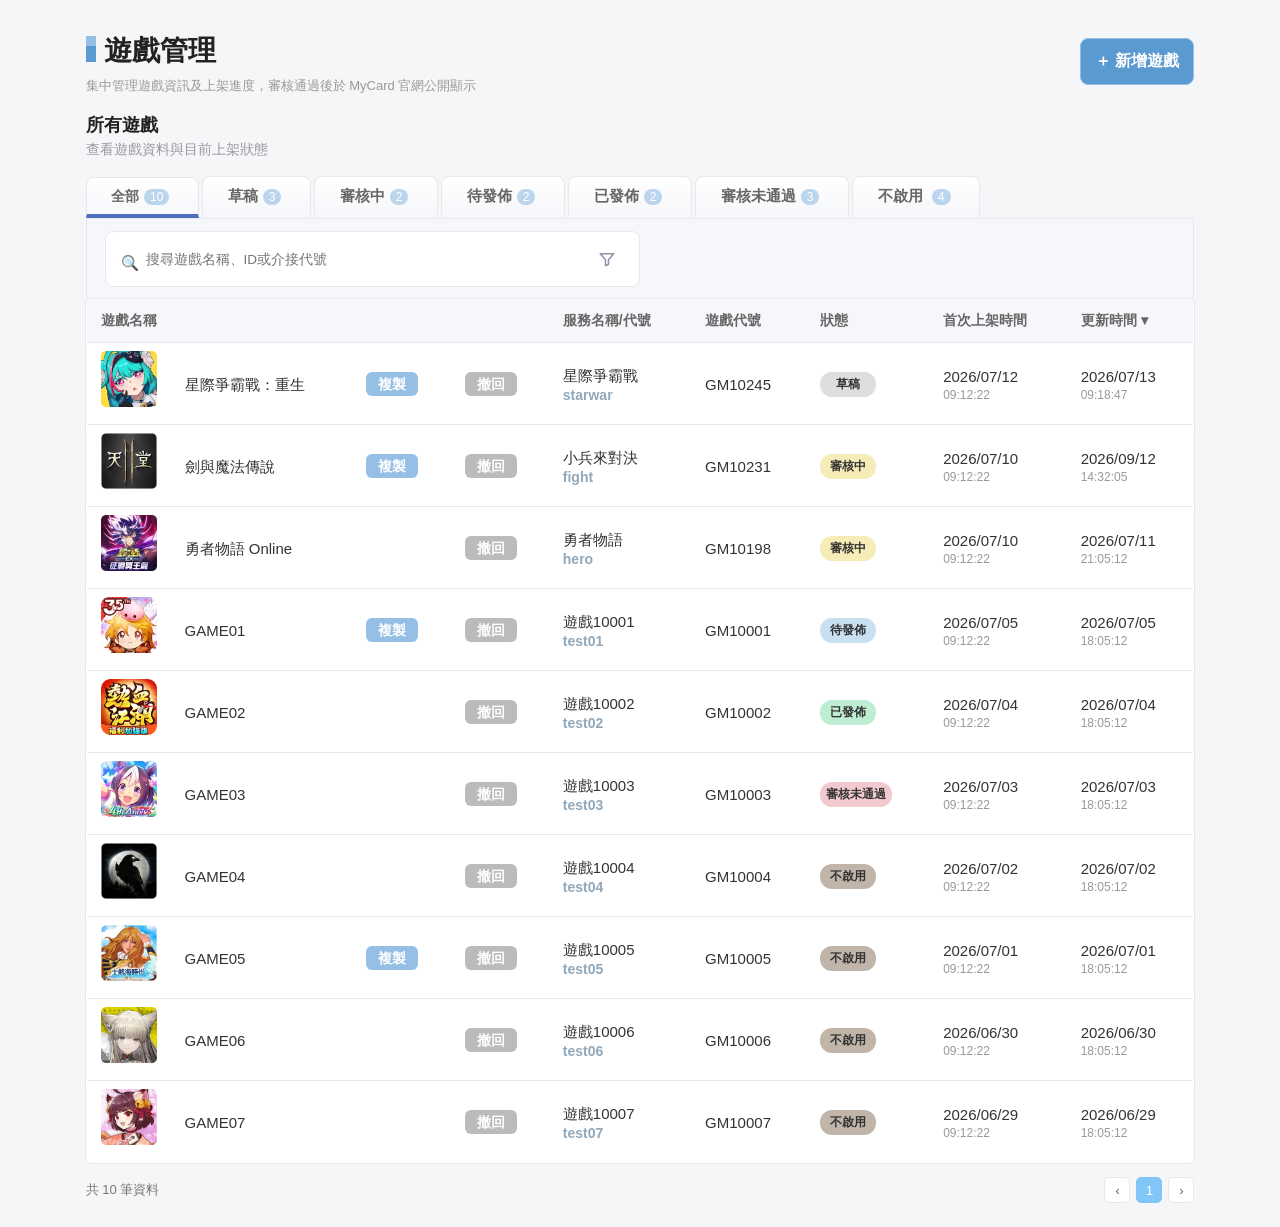
<file: main.html>
<!DOCTYPE html>
<html lang="zh-Hant">
<head>
<meta charset="UTF-8">
<title>MyCard遊蹤管理系統</title>
<link rel="stylesheet" href="css/L.css">
<link rel="stylesheet" href="css/LM.css" media="only screen and (min-width:1280px) and (max-width:1680px)">
	
<!-- jquery引入檔 -->
<script src="js/jquery-3.6.0.min.js"></script>
<script src="js/sidebar.js"></script>
<script src="js/manager.js"></script>
<script src="js/step.js"></script>


<style>
  /* 已移除 topbar 與 sidebar，主內容改為全寬顯示 */
  .topbar, .sidebar { display: none !important; }
  .layout { display: block !important; width: 100% !important; max-width: none !important; margin: 0 !important; padding-left: 0 !important; }
  .main { width: 100% !important; max-width: none !important; margin-left: 0 !important; padding-left: 24px; padding-right: 24px; box-sizing: border-box; }
</style>

</head>
<body>

<div class="layout">
  <div class="main">

    <!-- ============ PAGE: 功能首頁 ============ -->
    <div id="page-home">
      <div class="page-header-row">
        <div class="page-header-text">
          <div class="initial"><ol></ol></div><h1>遊戲管理</h1>
          <p>集中管理遊戲資訊及上架進度，審核通過後於 MyCard 官網公開顯示</p>
        </div>
		<!--<button class="btn-outbound" id="btnOutboard">↓ 匯出清單</button>-->
        <button type="button" class="btn-add-game" id="btnAddGame">＋ 新增遊戲</button>		
      </div>
		
	  <!--<div class="dynamic_row">
		<div class="deal">語系內容
		  <ul>
			<h5>需要你的處理</h5>
			<h6>優先完成以下事項，讓上架流程繼續往前</h6>
			<ol>查看全部 →</ol>
		  </ul>
		  <li>
		    <dl><img src="images/game_icon/icon01.webp"></dl>
			<dt>締造者：放逐之境</dt>
			<dd>審核退回 · 英文遊戲介紹待補齊</dd>
			<ol>檢視內容 →</ol>
		  </li>
		  <li>
		    <dl><img src="images/game_icon/icon02.webp"></dl>
			<dt>天堂2</dt>
			<dd>草稿 · 尚未設定預計上架日期</dd>
			<ol>檢視內容 →</ol>
		  </li>
		  <li>
		    <dl><img src="images/game_icon/icon03.webp"></dl>
			<dt>聖鬥士星矢</dt>
			<dd>草稿 · 遊戲圖示尚未上傳</dd>
			<ol>檢視內容 →</ol>
		  </li>
		</div>
	    <div class="history">
		  <ul>
			<h5>最近動態</h5>
			<h6>掌握資料與審核進度的變更</h6>
			<ol>查看記錄 →</ol>
		  </ul>
		  <li>
			<dt>締造者：放逐之境</dt>
			<dd>MyCard 已提出修改建議</dd>
			<ol>09/21 14:10</ol>
		  </li>
		  <li>
			<dt>伊莫</dt>
			<dd>合作夥伴更新了遊戲介紹</dd>
			<ol>09/20 18:04</ol>
		  </li>
		  <li>
			<dt>瑪奇 Mobile</dt>
			<dd>遊戲資料已發佈</dd>
			<ol>09/18 08:30</ol>
		  </li>
		</div>
	  </div>

        <div class="total_row">
		  <div id="total1" class="total-box gray-border">
			  <dl>遊戲總數</dl>
			  <dt class="total_gray">10</dt>
			  <dd>集中管理所有合作遊戲</dd>
		  </div>
		  <div id="total2" class="total-box gray-border">
			  <dl>待處理事項</dl>
			  <dt class="pending_brown">3</dt>
			  <dd>草稿與退回修改</dd>
		  </div>
		  <div id="total3" class="total-box gray-border">
			  <dl>審核進行中</dl>
			  <dt class="review_purple">2</dt>
			  <dd>等待 MyCard 確認</dd>
		  </div>
		  <div id="total4" class="total-box gray-border">
			  <dl>已發佈遊戲</dl>
			  <dt class="release_green">10</dt>
			  <dd>已公開於遊戲列表</dd>
		  </div>
		</div>-->


      <div class="list-header">
        <h2>所有遊戲</h2>
        <p>查看遊戲資料與目前上架狀態</p>
      
		<ul>
		  <div id="state_tab1" class="active">全部<dl>10</dl></div>
		  <div id="state_tab2" class="none">草稿<dl>3</dl></div>
		  <div id="state_tab3" class="none">審核中<dl>2</dl></div>
		  <div id="state_tab5" class="none">待發佈<dl>2</dl></div>
		  <div id="state_tab6" class="none">已發佈<dl>2</dl></div>
		  <div id="state_tab7" class="none">審核未通過<dl>3</dl></div>
		  <div id="state_tab8" class="none">不啟用 <dl>4</dl></div>
		</ul>	
      </div>

      
      <div class="search-row">
            <div class="search-box" id="searchBox">
              <img src="images/search_icon.svg">
              <span class="filter-chip" id="filterChip" hidden>服務名稱<button type="button" class="filter-chip-x" id="filterChipX" aria-label="關閉篩選條件">×</button></span>
              <input type="text" id="searchInput" placeholder="搜尋遊戲名稱、ID或介接代號" autocomplete="off">
              <button type="button" class="filter-btn" id="filterBtn" aria-label="依條件篩選" title="依條件篩選">
                <svg width="18" height="18" viewBox="0 0 24 24" fill="none" stroke="currentColor" stroke-width="2" stroke-linecap="round" stroke-linejoin="round"><path d="M3 5h18l-7 8v6l-4 2v-8z"/></svg>
              </button>
              <div class="filter-menu" id="filterMenu" hidden>
                <div class="filter-menu-title">依條件篩選</div>
                <button type="button" class="filter-menu-item" id="filterBySvc">依服務名稱篩選</button>
              </div>
            </div>
            
          </div> 
      <table id="table" class="t1"><!--全部-->
        <thead>
          <tr>
            <th>遊戲名稱</th>
            <th></th>
            <th></th>
			<th></th>
	    <th>服務名稱/代號</th>
            <th>遊戲代號</th>
            <th>狀態</th>
            <th>首次上架時間</th>
            <th>更新時間 ▾</th>
          </tr>
        </thead>
        <tbody>
          <tr>
	    <td class="game-name"><a target="_self" href="#"><img src="images/game_icon/icon01.webp"></a></td>
	    <td><a target="_self" href="#">星際爭霸戰：重生</a></td>
            <td><span class="btn-copy">複製</span></td>
			<td><span class="btn-delete">撤回</span></td>
            <td>星際爭霸戰<br><span class="sub">starwar</span></td>
	    <td>GM10245</td>
            <td><span class="badge">草稿</span></td>
            <td>2026/07/12<br><span class="sub2">09:12:22</span></td>
            <td>2026/07/13<br><span class="sub2">09:18:47</span></td>
          </tr>
          <tr>
	    <td class="game-name"><a target="_self" href="#"><img src="images/game_icon/icon02.webp"></a></td>

            <td><a target="_self" href="#">劍與魔法傳說</a></td>
            <td><span class="btn-copy">複製</span></td>
			<td><span class="btn-delete">撤回</span></td>
            <td>小兵來對決<br><span class="sub">fight</span></td>
	    <td>GM10231</td>
            <td><span class="badge1">審核中</span></td>
	    <td>2026/07/10<br><span class="sub2">09:12:22</span></td>
            <td>2026/09/12<br><span class="sub2">14:32:05</span></td>
          </tr>
          <tr>
	    <td class="game-name"><a target="_self" href="#"><img src="images/game_icon/icon03.webp"></a></td>
            <td><a target="_self" href="#">勇者物語 Online</a></td>
            <td></td>
			<td><span class="btn-delete">撤回</span></td>
            <td>勇者物語<br><span class="sub">hero</span></td>
	    <td>GM10198</td>
	    <td><span class="badge1">審核中</span></td>
            <td>2026/07/10<br><span class="sub2">09:12:22</span></td>
            <td>2026/07/11<br><span class="sub2">21:05:12</span遊戲介紹></td>
          </tr>
          <tr>
	    <td class="game-name"><a target="_self" href="#"><img src="images/game_icon/icon04.webp"></a></td>
            <td><a target="_self" href="#">GAME01</a></td>
            <td><span class="btn-copy">複製</span></td>
			<td><span class="btn-delete">撤回</span></td>
            <td>遊戲10001<br><span class="sub">test01</span></td>
	    <td>GM10001</td> 
	    <td><span class="badge2">待發佈</span></td>
            <td>2026/07/05<br><span class="sub2">09:12:22</span></td>
            <td>2026/07/05<br><span class="sub2">18:05:12</span></td>
          </tr>
          <tr>
            <td class="game-name"><a target="_self" href="#"><img src="images/game_icon/icon05.webp"></a></td>
            <td><a target="_self" href="#">GAME02</a></td>
            <td></td>
			<td><span class="btn-delete">撤回</span></td>
	        <td>遊戲10002<br><span class="sub">test02</span></td>
            <td>GM10002</td>
	        <td><span class="badge3">已發佈</span></td>
            <td>2026/07/04<br><span class="sub2">09:12:22</span></td>
            <td>2026/07/04<br><span class="sub2">18:05:12</span></td>
          </tr>
          <tr>
	    <td class="game-name"><a target="_self" href="#"><img src="images/game_icon/icon06.webp"></a></td>
            <td><a target="_self" href="#">GAME03</a></td>
            <td></td>
			<td><span class="btn-delete">撤回</span></td>
            <td>遊戲10003<br><span class="sub">test03</span></td>
            <td>GM10003</td>
	        <td><span class="badge6">審核未通過</span></td>
            <td>2026/07/03<br><span class="sub2">09:12:22</span></td>
            <td>2026/07/03<br><span class="sub2">18:05:12</span></td>
          </tr>
          <tr>
	    <td class="game-name"><a target="_self" href="#"><img src="images/game_icon/icon07.webp"></a></td>
            <td><a target="_self" href="#">GAME04</a></td>
            <td></td>
			<td><span class="btn-delete">撤回</span></td>
	    <td>遊戲10004<br><span class="sub">test04</span></td>
            <td>GM10004</td>
	    <td><span class="badge7">不啟用</span></td>
            <td>2026/07/02<br><span class="sub2">09:12:22</span></td>
            <td>2026/07/02<br><span class="sub2">18:05:12</span></td>
          </tr>
	   <tr>
	    <td class="game-name"><a target="_self" href="#"><img src="images/game_icon/icon08.webp"></a></td>
            <td><a target="_self" href="#">GAME05</a></td>
            <td><span class="btn-copy">複製</span></td>
		    <td><span class="btn-delete">撤回</span></td>
            <td>遊戲10005<br><span class="sub">test05</span></td>
            <td>GM10005</td>
	    <td><span class="badge7">不啟用</span></td>
            <td>2026/07/01<br><span class="sub2">09:12:22</span></td>
            <td>2026/07/01<br><span class="sub2">18:05:12</span></td>
          </tr>
	  <tr>
  	    <td class="game-name"><a target="_self" href="#"><img src="images/game_icon/icon09.webp"></a></td>
           <td><a target="_self" href="#">GAME06</a></td>
            <td></td>
		    <td><span class="btn-delete">撤回</span></td>
	    <td>遊戲10006<br><span class="sub">test06</span></td>
            <td>GM10006</td>
	    <td><span class="badge7">不啟用</span></td>
            <td>2026/06/30<br><span class="sub2">09:12:22</span></td>
            <td>2026/06/30<br><span class="sub2">18:05:12</span></td>
          </tr>
	  <tr>
	    <td class="game-name"><a target="_self" href="#"><img src="images/game_icon/icon10.webp"></a></td>
            <td><a target="_self" href="#">GAME07</a></td>
            <td></td>
		    <td><span class="btn-delete">撤回</span></td>
            <td>遊戲10007<br><span class="sub">test07</span></td>
            <td>GM10007</td>
	    <td><span class="badge7">不啟用</span></td>
            <td>2026/06/29<br><span class="sub2">09:12:22</span></td>
            <td>2026/06/29<br><span class="sub2">18:05:12</span></td>
          </tr>
        </tbody>
      </table>
		
	  <table id="table" class="t2"><!--草稿-->
        <thead>
          <tr>
            <th>遊戲名稱</th>
            <th></th>
			<th>服務名稱/代號</th>
            <th>遊戲代號</th>
			<th>狀態</th>
            <th>首次上架時間</th>
            <th>更新時間 ▾</th>
          </tr>
        </thead>
        <tbody>
		  <tr>
            <td class="game-name"><img src="images/game_icon/icon05.webp"></td>
            <td>GAME01</td>
			<td>遊戲10001<br><span class="sub">test01</span></td>
            <td>GM10001</td>
			<td><span class="badge">草稿</span></td>
            <td>2026/07/11<br><span class="sub2">09:12:22</span></td>
            <td>2026/07/11<br><span class="sub2">18:05:12</span></td>
          </tr>
		  <tr>
            <td class="game-name"><img src="images/game_icon/icon08.webp"></td>
            <td>GAME02</td>
			<td>遊戲10002<br><span class="sub">test02</span></td>
            <td>GM10002</td>
			<td><span class="badge">草稿</span></td>
            <td>2026/07/11<br><span class="sub2">09:12:22</span></td>
            <td>2026/07/11<br><span class="sub2">18:05:12</span></td>
          </tr>
		  <tr>
            <td class="game-name"><img src="images/game_icon/icon08.webp"></td>
            <td>GAME03</td>
			<td>遊戲10003<br><span class="sub">test03</span></td>
            <td>GM10003</td>
			<td><span class="badge">草稿</span></td>
            <td>2026/07/11<br><span class="sub2">09:12:22</span></td>
            <td>2026/07/11<br><span class="sub2">18:05:12</span></td>
          </tr>
        </tbody>
      </table>

	  <table id="table" class="t3"><!--審核中-->
        <thead>
          <tr>
            <th>遊戲名稱</th>
            <th></th>
			<th>服務名稱/代號</th>
            <th>遊戲代號</th>
			<th>狀態</th>
            <th>首次上架時間</th>
            <th>更新時間 ▾</th>
          </tr>
        </thead>
        <tbody>
		  <tr>
            <td class="game-name"><img src="images/game_icon/icon01.webp"></td>
            <td>GAME01</td>
			<td>遊戲10001<br><span class="sub">test01</span></td>
            <td>GM10001</td>
			<td><span class="badge1">審核中</span></td>
            <td>2026/07/11<br><span class="sub2">09:12:22</span></td>
            <td>2026/07/11<br><span class="sub2">18:05:12</span></td>
          </tr>
		  <tr>
            <td class="game-name"><img src="images/game_icon/icon10.webp"></td>
            <td>GAME02</td>
			<td>遊戲10002<br><span class="sub">test02</span></td>
            <td>GM10002</td>
			<td><span class="badge1">審核中</span></td>
            <td>2026/07/11<br><span class="sub2">09:12:22</span></td>
            <td>2026/07/11<br><span class="sub2">18:05:12</span></td>
          </tr>
        </tbody>
      </table>
		
	  <table id="table" class="t5"><!--待發佈-->
        <thead>
          <tr>
            <th>遊戲名稱</th>
            <th></th>
			<th>服務名稱/代號</th>
            <th>遊戲代號</th>
			<th>狀態</th>
            <th>首次上架時間</th>
            <th>更新時間 ▾</th>
          </tr>
        </thead>
        <tbody>
		  <tr>
            <td class="game-name"><img src="images/game_icon/icon01.webp"></td>
            <td>GAME01</td>
			<td>遊戲10001<br><span class="sub">test01</span></td>
            <td>GM10001</td>
			<td><span class="badge2">待發佈</span></td>
            <td>2026/07/11<br><span class="sub2">09:12:22</span></td>
            <td>2026/07/11<br><span class="sub2">18:05:12</span></td>
          </tr>
		  <tr>
            <td class="game-name"><img src="images/game_icon/icon10.webp"></td>
            <td>GAME02</td>
			<td>遊戲10002<br><span class="sub">test02</span></td>
            <td>GM10002</td>
			<td><span class="badge2">待發佈</span></td>
            <td>2026/07/11<br><span class="sub2">09:12:22</span></td>
            <td>2026/07/11<br><span class="sub2">18:05:12</span></td>
          </tr>
        </tbody>
      </table>
		
		
	  <table id="table" class="t6"><!--已發佈-->
        <thead>
          <tr>
            <th>遊戲名稱</th>
            <th></th>
			<th>服務名稱/代號</th>
            <th>遊戲代號</th>
			<th>狀態</th>
            <th>首次上架時間</th>
            <th>更新時間 ▾</th>
          </tr>
        </thead>
        <tbody>
		  <tr>
            <td class="game-name"><img src="images/game_icon/icon03.webp"></td>
            <td>GAME01</td>
			<td>遊戲10001<br><span class="sub">test01</span></td>
            <td>GM10001</td>
			<td><span class="badge3">已發佈</span></td>
            <td>2026/07/11<br><span class="sub2">09:12:22</span></td>
            <td>2026/07/11<br><span class="sub2">18:05:12</span></td>
          </tr>
		  <tr>
            <td class="game-name"><img src="images/game_icon/icon05.webp"></td>
            <td>GAME01</td>
			<td>遊戲10001<br><span class="sub">test01</span></td>
            <td>GM10001</td>
			<td><span class="badge3">已發佈</span></td>
            <td>2026/07/11<br><span class="sub2">09:12:22</span></td>
            <td>2026/07/11<br><span class="sub2">18:05:12</span></td>
          </tr>
        </tbody>
      </table>
		
	  <table id="table" class="t7"><!--審核未通過-->
        <thead>
          <tr>
            <th>遊戲名稱</th>
            <th></th>
			<th>服務名稱/代號</th>
            <th>遊戲代號</th>
			<th>狀態</th>
            <th>首次上架時間</th>
            <th>更新時間 ▾</th>
          </tr>
        </thead>
        <tbody>
		  <tr>
            <td class="game-name"><img src="images/game_icon/icon07.webp"></td>
            <td>GAME01</td>
			<td>遊戲10001<br><span class="sub">test01</span></td>
            <td>GM10001</td>
			<td><span class="badge6">審核未通過</span></td>
            <td>2026/07/11<br><span class="sub2">09:12:22</span></td>
            <td>2026/07/11<br><span class="sub2">18:05:12</span></td>
          </tr>
		  <tr>
            <td class="game-name"><img src="images/game_icon/icon08.webp"></td>
            <td>GAME01</td>
			<td>遊戲10001<br><span class="sub">test01</span></td>
            <td>GM10001</td>
			<td><span class="badge6">審核未通過</span></td>
            <td>2026/07/11<br><span class="sub2">09:12:22</span></td>
            <td>2026/07/11<br><span class="sub2">18:05:12</span></td>
          </tr>
		  <tr>
            <td class="game-name"><img src="images/game_icon/icon09.webp"></td>
            <td>GAME01</td>
			<td>遊戲10001<br><span class="sub">test01</span></td>
            <td>GM10001</td>
			<td><span class="badge6">審核未通過</span></td>
            <td>2026/07/11<br><span class="sub2">09:12:22</span></td>
            <td>2026/07/11<br><span class="sub2">18:05:12</span></td>
          </tr>
        </tbody>
      </table>
		
	  <table id="table" class="t8"><!--不啟用-->
        <thead>
          <tr>
            <th>遊戲名稱</th>
            <th></th>
			<th>服務名稱/代號</th>
            <th>遊戲代號</th>
			<th>狀態</th>
            <th>首次上架時間</th>
            <th>更新時間 ▾</th>
          </tr>
        </thead>
        <tbody>
		  <tr>
            <td class="game-name"><img src="images/game_icon/icon05.webp"></td>
            <td>GAME01</td>
			<td>遊戲10001<br><span class="sub">test01</span></td>
            <td>GM10001</td>
			<td><span class="badge7">不啟用</span></td>
            <td>2026/07/11<br><span class="sub2">09:12:22</span></td>
            <td>2026/07/11<br><span class="sub2">18:05:12</span></td>
          </tr>
		  <tr>
            <td class="game-name"><img src="images/game_icon/icon06.webp"></td>
            <td>GAME01</td>
			<td>遊戲10002<br><span class="sub">test02</span></td>
            <td>GM10002</td>
			<td><span class="badge7">不啟用</span></td>
            <td>2026/07/11<br><span class="sub2">09:12:22</span></td>
            <td>2026/07/11<br><span class="sub2">18:05:12</span></td>
          </tr>
		  <tr>
            <td class="game-name"><img src="images/game_icon/icon07.webp"></td>
            <td>GAME01</td>
			<td>遊戲10003<br><span class="sub">test03</span></td>
            <td>GM10003</td>
			<td><span class="badge7">不啟用</span></td>
            <td>2026/07/11<br><span class="sub2">09:12:22</span></td>
            <td>2026/07/11<br><span class="sub2">18:05:12</span></td>
          </tr>
		  <tr>
            <td class="game-name"><img src="images/game_icon/icon09.webp"></td>
            <td>GAME01</td>
			<td>遊戲10004<br><span class="sub">test04</span></td>
            <td>GM10004</td>
			<td><span class="badge7">不啟用</span></td>
            <td>2026/07/11<br><span class="sub2">09:12:22</span></td>
            <td>2026/07/11<br><span class="sub2">18:05:12</span></td>
          </tr>
        </tbody>
      </table>
		
      <div class="table-footer">
        <span>共 10 筆資料</span>
        <div class="pager">
          <button>‹</button>
          <button class="active">1</button>
          <button>›</button>
        </div>
      </div>

 
    </div>

    <!-- ============ PAGE: 填寫流程（Wizard） ============ -->
    <div id="page-wizard" style="display:none;">
      <div class="page-inner">

        <div class="page-header-row">
          <div class="page-header-text">
			  <div id="return-list"><a target="_self" href="#">＜返回遊戲管理</a></div>
            <div class="initial"><ol></ol></div><h1>新增遊戲</h1>
            <p>分步完成資料。草稿只會保留在這次開啟的頁面中</p>
            <p class="notice-text">注意：填寫過程中如果需要先離開，記得先儲存目前資料；確認都填寫完成後，再送出審核<br>
                                   審核通過後，MyCard 將協助您將遊戲資料公開於官網</p>
          </div>
          <div class="header-actions">
            <button class="btn-ghost primary-ghost" id="btnSave">儲存草稿</button>
            <button class="btn-ghost primary-ghost" id="btnSaveTop">送出審核</button>
          </div>
        </div>

        <div class="proto-demo-toggle" id="protoDemoToggleWrap" style="display:none;">
          <label>
            <input type="checkbox" id="simulateFailToggle">
            原型測試用：勾選以模擬「儲存草稿」失敗狀態
          </label>
        </div>

        <div class="stepper" id="stepper">
          <div class="step-node current" data-step="1">
            <div class="step-circle">1<span class="status-badge warn">!</span></div>
            <span class="step-label">基本資料</span>
          </div>
          <div class="step-space">∣</div>
          <div class="step-node" data-step="2">
            <div class="step-circle">2<span class="status-badge warn">!</span></div>
            <span class="step-label">遊戲介紹</span>
          </div>
          <div class="step-space">∣</div>
          <div class="step-node" data-step="3">
            <div class="step-circle">3<span class="status-badge warn">!</span></div>
            <span class="step-label">儲值入口</span>
          </div>
          <div class="step-space">∣</div>
          <div class="step-node" data-step="4">
            <div class="step-circle">4<span class="status-badge warn">!</span></div>
            <span class="step-label">官方與社群連結</span>
          </div>
          <div class="step-space">∣</div>
          <div class="step-node" data-step="5">
            <div class="step-circle">5<span class="status-badge warn">!</span></div>
            <span class="step-label">期望上架時間</span>
          </div>
        </div>

        <div class="content-card">

          <!-- Step 1: 遊戲基本識別資料 -->
          <div class="step-content" id="step-content-1">
			<div id="status"><span class="badge">草稿</span></div>
			<div id="button_list">
              <a class="button-list-prev" id="prevBtn1" style="text-decoration:none;display:none!important;align-items:left;">‹ 上一步</a>
                <span class="step-count" id="Text">尚未儲存 · 僅供預覽</span>
                <div style="display:inline;align-items:center;gap:10px;">
                <button class="btn-submit" id="btnSubmit" style="display:none;align-items:right;">送出審核</button>
			    <button class="button-list-next" id="nextBtn1" style="display:inline;align-items:right;">下一步 ›</button>

				<button class="btn-sub primary-ghost" id="btnPPreview" style="display:inline;align-items:right;">預覽</button>
				<button class="btn-sub2 primary-ghost" id="btnDraft" style="display:inline;align-items:right;">儲存草稿</button>
			    <div id="copyright">©Soft-World Corp. All Rights Reserved.</div>
              </div>
			</div>
            <h2 class="block-title">基本資料</h2>
            <p class="block-desc">填寫遊戲基本資訊，供 MyCard 進行資料確認及後續服務設定</p>

            <div class="field-group" id="field-company">
              <div class="field-label-row">
                <span class="field-label">公司名稱</span>
                <span class="required-star">*</span>
                <span class="tooltip-wrap">
                  <button class="tooltip-icon" type="button">?</button>
                  <div class="tooltip-popover">請填寫合約上的完整公司名稱</div>
                </span>
              </div>
              <div class="field-caption">此資訊不會公開顯示</div>
              <input class="field-input" type="text" id="field-company-input" placeholder="玩客數位科技有限公司">
              <div class="field-error-msg" style="display:none;">⚠ 公司名稱為必填</div>
            </div>

            <div class="field-group">
              <div class="field-label-row">
                <span class="field-label">介接代號</span>
                <span class="required-star">*</span>
                <span class="tooltip-wrap">
                  <button class="tooltip-icon" type="button">?</button>
                  <div class="tooltip-popover">由貴公司與 MyCard 合作窗口約定的服務代號，用於系統比對資料，如不清楚請洽合作窗口</div>
                </span>
              </div>
              <div class="field-caption">參數名稱：FacServiceId</div>
              <div class="select-wrap">
                <input class="field-input" type="text" id="field-service-input" placeholder="請選擇 FacServiceId" readonly>
              </div>
            </div>

            <div class="field-group">
              <div class="field-label-row">
                <span class="field-label">遊戲 ID</span>
                <span class="required-star">*</span>
                <span class="tooltip-wrap">
                  <button class="tooltip-icon" type="button">?</button>
                  <div class="tooltip-popover">用於系統比對遊戲資料，請填寫正確的遊戲代號；若不清楚請洽 MyCard 窗口取得</div>
                </span>
              </div>
              <div class="field-caption">參數名稱：FacGameId / 範例：sword001</div>
              <input class="field-input" type="text" id="field-gamecode-input" placeholder="請填寫 API 傳送的遊戲 ID">
            </div>
			  
			<div class="field-group">
              <div class="field-label-row">
                <span class="field-label">遊戲官方名稱（繁體中文）</span>
                <span class="required-star">*</span>
                <span class="tooltip-wrap">
                  <button class="tooltip-icon" type="button">?</button>
                  <div class="tooltip-popover">請填寫遊戲官方繁體中文名稱</div>
                </span>
              </div>
              <input class="field-input" type="text" id="field-gamecode-input" placeholder="請填寫遊戲官方繁體中文名稱">
            </div>
          </div>

          <!-- Step 2: 遊戲介紹 -->
          <div class="step-content" id="step-content-2" style="display:none;">
			<div id="status"><span class="badge">草稿</span></div>
			<div id="button_list">
              <a class="button-list-prev" id="prevBtn2" style="text-decoration:none;display:inline;align-items:left;">‹ 上一步</a>
                <span class="step-count" id="Text">請先點擊「＋ 新增語系」選擇語系，再填寫遊戲名稱與文字介紹</span>
                <div style="display:inline;align-items:center;gap:10px;">
                <button class="btn-submit" id="btnSubmit" style="display:none;align-items:right;">送出審核</button>
			    <button class="button-list-next" id="nextBtn2" style="display:inline;align-items:right;">下一步 ›</button>
				<button class="btn-sub primary-ghost" id="btnPPreview" style="display:inline;align-items:right;">預覽</button>
			    <button class="btn-sub2 primary-ghost" id="btnDraft2" style="display:inline;align-items:right;">儲存草稿</button>
			    <div id="copyright">©Soft-World Corp. All Rights Reserved.</div>
              </div>
			</div>
            <h2 class="block-title">遊戲介紹</h2>
            <p class="block-desc">填寫遊戲介紹及展示素材，讓玩家快速了解您的遊戲</p>
			  
<div id="game-intro">
	<h5>多語系設定</h5><h6>以下兩個欄位依語系分別填寫：先選語系 → 填寫名稱與介紹 → 選擇顯示地區</h6>
	
            <div class="lang-tab-row">
              <div class="lang-tabs" id="langTabs">
                <div class="lang-tab active displaynone" data-lang="zh">繁體中文<span class="required-star lang-tab-required-star" style="color:#e83e8c;">*</span></div>
 
                <div class="lang-tab-add-new" id="langAddBtn"><span class="plus-icon">+</span> 新增語系
                  <div class="lang-add-menu" id="langAddMenu">
					<div class="lang-add-item" data-lang="zh" data-label="繁體中文">繁體中文</div>
					<div class="lang-add-item" data-lang="en" data-label="English">English</div>
                    <div class="lang-add-item" data-lang="zhcn" data-label="简体中文">简体中文</div>
                    <div class="lang-add-item" data-lang="ja" data-label="日本語">日本語</div>
                    <div class="lang-add-item" data-lang="th" data-label="ภาษาไทย">ภาษาไทย</div>
                    <div class="lang-add-item" data-lang="vi" data-label="Bahasa Indonesia">Bahasa Indonesia</div>
                  </div>
                </div>
              </div>
            </div>
	<div class="not-ready">尚未新增語系，請點擊「＋ 新增語系」開始填寫（至少需新增一個語系）</div>     
	        
            <div class="lang-field-box" id="langFieldBox" style="display:none;">
              <div class="field-group">
				<h4>語系</h4><h3 id="currentLangTitle">繁體中文</h3>
                <div class="field-label-row">
                  <span class="field-label">遊戲名稱</span>
                  <span class="required-star">*</span>
                  <span class="tooltip-wrap">
                    <button class="tooltip-icon" type="button">?</button>
                    <div class="tooltip-popover">填寫此語系下您希望公開的遊戲名稱，將顯示於官網頁面</div>
                  </span>
                </div>
                <div class="field-caption">填寫您希望公開顯示的遊戲名稱。</div>
                <input class="field-input" type="text" id="field-gamename-input" placeholder="遊戲名稱">
              </div>

              <div class="field-group">
                <div class="field-label-row">
                  <span class="field-label">文字介紹</span>
                  <span class="required-star">*</span>
                  <span class="tooltip-wrap">
                    <button class="tooltip-icon" type="button">?</button>
                    <div class="tooltip-popover">介紹遊戲特色、玩法與世界觀</div>
                  </span>
                </div>
                <div class="field-caption">填寫遊戲介紹內容，供用戶了解您的遊戲</div>
                <div class="rt-toolbar">
                  <span><b>B</b></span><span><i>I</i></span><span><u>U</u></span><span><s>S</s></span><span>HTML</span><span>•</span><span>1.</span><span>&lt;&gt;</span>
                </div>
                <textarea class="rt-textarea" id="field-desc-input" placeholder="介紹遊戲特色、玩法與世界觀"></textarea>
				<div class="field-label-row">
                  <span class="field-label">顯示地區</span>
                  <span class="required-star">*</span><span class="multiple_select">可多選</span>
                </div>
                <div class="field-caption">選擇此語系要在哪些地區的 MyCard 官網顯示，已被其他語系選擇的地區將無法再次選擇</div>
				<div class="area-tag">
					<li>台灣</li>
					<li>Global</li>
					<li>印尼</li>
					<li>香港</li>
					<li>馬來西亞</li>
					<li>中國大陸</li>
					<li>泰國</li>
					<li>日本</li>
				</div>
              </div>
            </div>
</div>		  
            <div class="field-group">
              <div class="field-label-row">
                <span class="field-label">遊戲簡稱</span>
                <span class="tooltip-wrap">
                  <button class="tooltip-icon" type="button">?</button>
                  <div class="tooltip-popover">請填寫遊戲常用簡稱</div>
                </span>
              </div>
              <div class="field-caption">無簡稱可不填</div>
              <input class="field-input" type="text" id="field-shortname-input" placeholder="請填寫遊戲常用簡稱">
            </div>

            <div class="field-group">
              <div class="field-label-row">
                <span class="field-label">遊戲Icon圖片</span>
                <span class="required-star">*</span>
                <span class="tooltip-wrap">
                  <button class="tooltip-icon" type="button">?</button>
                  <div class="tooltip-popover">點擊或拖曳上傳圖示</div>
                </span>
              </div>
              <div class="field-caption">JPG / PNG / WEBP，最大 5MB</div>
              <div class="upload-row">
                <div class="upload-box" id="iconUpload">
<!--ICON圖片上傳-->
<div class="icon-uploader" id="iconUploader">
  <input
    type="file"
    id="iconFileInput"
    accept="image/jpeg,image/png,image/webp"
    hidden
  />

  <!-- 初始上傳畫面 -->
  <div class="icon-upload-content" id="iconUploadContent">
    <svg
            xmlns="http://www.w3.org/2000/svg"
            width="64"
            height="52"
            viewBox="0 0 64 52"
            fill="none"
            aria-hidden="true"
          >
            <path
              d="M17 39H46C54 39 60 33 60 26
                 C60 19 54 14 47 14
                 C45 6 38 2 30 3
                 C21 4 16 10 14 18
                 C6 18 2 23 2 29
                 C2 35 8 39 17 39Z"
              stroke="#398FE0"
              stroke-width="3.5"
              stroke-linecap="round"
              stroke-linejoin="round"
            />

            <path
              d="M32 43V24M24 32L32 24L40 32"
              stroke="#398FE0"
              stroke-width="3.5"
              stroke-linecap="round"
              stroke-linejoin="round"
            />
          </svg>

    <div class="upload-main-text">拖曳圖片至此上傳</div>
    <div class="upload-format-text">支援 JPG / PNG / WEBP</div>

    <button
      type="button"
      class="upload-button"
      id="iconSelectButton"
    >
      選擇圖片
    </button>
  </div>

  <!-- 上傳後顯示縮圖 -->
  <div class="icon-preview" id="iconPreview" hidden>
    <img id="iconPreviewImage" alt="ICON 圖片預覽" />

    <button
      type="button"
      class="upload-button preview-reselect-button"
      id="iconReselectButton"
    >
      重新選擇圖片
    </button>
  </div>

  <div class="upload-error" id="iconUploadError" role="alert"></div>
</div>
                </div>
              </div>
            </div>

            <div class="field-group">
              <div class="field-label-row">
                <span class="field-label">遊戲輪播圖片</span>
                <span class="required-star">*</span>
                <span class="tooltip-wrap">
                  <button class="tooltip-icon" type="button">?</button>
                  <div class="tooltip-popover">點擊或拖曳上傳圖示</div>
                </span>
              </div>
              <div class="field-caption">JPG / PNG / WEBP・最多 6 張・建議 16:9</div>
              <div class="upload-row" id="carouselRow">
<!-- 單一輪播圖片上傳欄位：一次最多選取／拖曳 6 張 -->
<div class="icu6-uploader" id="icu6Uploader">
  <input class="icu6-file-input" id="icu6FileInput" type="file"
         accept="image/jpeg,image/png,image/webp" multiple
         aria-label="選擇最多六張輪播圖片" hidden>
  <div class="icu6-upload-box" id="icu6UploadBox" tabindex="0" role="button" aria-label="點擊或拖曳上傳最多六張輪播圖片">
    <div class="icu6-cloud-icon" aria-hidden="true">
      <svg xmlns="http://www.w3.org/2000/svg" width="64" height="52" viewBox="0 0 64 52" fill="none">
        <path d="M17 39H46C54 39 60 33 60 26C60 19 54 14 47 14C45 6 38 2 30 3C21 4 16 10 14 18C6 18 2 23 2 29C2 35 8 39 17 39Z" stroke="#398FE0" stroke-width="3.5" stroke-linecap="round" stroke-linejoin="round"/>
        <path d="M32 43V24M24 32L32 24L40 32" stroke="#398FE0" stroke-width="3.5" stroke-linecap="round" stroke-linejoin="round"/>
      </svg>
    </div>
    <div class="icu6-upload-title">拖曳最多 6 張圖片至此上傳</div>
    <div class="icu6-upload-format">支援 JPG / PNG / WEBP，單張最大 10MB</div>
    <button type="button" class="icu6-select-button" id="icu6SelectButton">選擇圖片</button>
  </div>
  <div class="icu6-error" id="icu6Error" aria-live="polite"></div>
  <div class="icu6-thumbnails" id="icu6Thumbnails" aria-label="已上傳輪播圖片縮圖"></div>
</div>

              </div>
            </div>

            <div class="field-group">
              <div class="field-label-row">
                <span class="field-label">遊戲標籤</span>
                <span class="required-star">*</span>
                <span class="tooltip-wrap">
                  <button class="tooltip-icon" type="button">?</button>
                  <div class="tooltip-popover">方便玩家依標籤找到您的遊戲</div>
                </span>
              </div>
              <div class="field-caption">每個分類至少選擇 1 個標籤，最多選擇 3 個。請完成各分類的標籤選擇。</div>
              <div class="tag-row">
                <input class="field-input tag-input" type="text" id="field-tags-input" placeholder="" readonly>
                <button class="btn-tag-select" type="button" id="btnTagSelect">選擇標籤</button>
              </div>
            </div>

            <div class="field-group">
              <div class="field-label-row">
                <span class="field-label">遊玩裝置</span>
                <span class="required-star">*</span>
                <span class="tooltip-wrap">
                  <button class="tooltip-icon" type="button">?</button>
                  <div class="tooltip-popover">可複選，請勾選此遊戲支援的所有遊玩裝置</div>
                </span>
              </div>
              <div class="field-caption">請選擇遊戲支援的遊玩平台</div>
              <div class="checkbox-row">
                <label class="checkbox-option"><input type="checkbox" name="playDevice" value="mobile"><span class="checkbox-box"></span><span>手機</span></label>
                <label class="checkbox-option"><input type="checkbox" name="playDevice" value="pc"><span class="checkbox-box"></span><span>PC</span></label>
                <label class="checkbox-option"><input type="checkbox" name="playDevice" value="xbox"><span class="checkbox-box"></span><span>Xbox</span></label>
                <label class="checkbox-option"><input type="checkbox" name="playDevice" value="playstation"><span class="checkbox-box"></span><span>PlayStation</span></label>
                <label class="checkbox-option"><input type="checkbox" name="playDevice" value="Switch / Switch2 "><span class="checkbox-box"></span><span>Switch/Switch2</span></label>
                <label class="checkbox-option"><input type="checkbox" name="playDevice" value="Steam"><span class="checkbox-box"></span><span>Steam</span></label>
              </div>
            </div>

            <div class="field-group">
              <div class="field-label-row">
                <span class="field-label">遊戲分級</span>
                <span class="required-star">*</span>
                <span class="tooltip-wrap">
                  <button class="tooltip-icon" type="button">?</button>
                  <div class="tooltip-popover">請依據數位發展部公告之遊戲分級標準選擇對應級別</div>
                </span>
              </div>
              <div class="field-caption">請依台灣遊戲分級制度選擇適用的遊戲分級</div>
              <div class="select-wrap">
                <select class="field-input" id="field-rating-select" required>
                  <option value="" disabled selected>遊戲分級</option>
                  <option value="general">普遍級</option>
                  <option value="protect">保護級</option>
                  <option value="guide12">輔導級12+</option>
                  <option value="guide15">輔導級15+</option>
                  <option value="restricted">限制級</option>
                </select>
              </div>
            </div>
          </div>

          <!-- Step 3: 儲值入口 -->
          <div class="step-content" id="step-content-3" style="display:none;">
			<div id="status"><span class="badge">草稿</span></div>
			<div id="button_list">
              <a class="button-list-prev" id="prevBtn3" style="text-decoration:none;display:inline;align-items:left;">‹ 上一步</a>
                <span class="step-count" id="Text">尚未儲存 · 僅供預覽</span>
                <div style="display:inline;align-items:center;gap:10px;">
                <button class="btn-submit" id="btnSubmit" style="display:none;align-items:right;">送出審核</button>
			    <button class="button-list-next" id="nextBtn3" style="display:inline;align-items:right;">下一步 ›</button>

				<button class="btn-sub primary-ghost" id="btnPPreview" style="display:inline;align-items:right;">預覽</button>
				<button class="btn-sub2 primary-ghost" id="btnDraft3" style="display:inline;align-items:right;">儲存草稿</button>
			    <div id="copyright">©Soft-World Corp. All Rights Reserved.</div>
              </div>
			</div>
            <h2 class="block-title">儲值入口</h2>
            <p class="block-desc">選擇遊戲提供的 MyCard 儲值方式，並提供相關連結</p>

            <div class="field-group">
              <div class="field-label-row">
                <span class="field-label">儲值方式</span>
                <span class="tooltip-wrap">
                  <button class="tooltip-icon" type="button">?</button>
                  <div class="tooltip-popover">可複選，請勾選此遊戲提供的 MyCard 儲值方式，勾選後將顯示對應的填寫欄位</div>
                </span>
              </div>
              <div class="field-caption">選擇此遊戲提供的MyCard 儲值方式</div>
              <div class="checkbox-row">
                <label class="checkbox-option"><input type="checkbox" id="topup-web" name="topupMethod" value="web"><span class="checkbox-box"></span><span>網頁儲值</span></label>
                <label class="checkbox-option"><input type="checkbox" id="topup-mobile" name="topupMethod" value="mobile"><span class="checkbox-box"></span><span>手機內儲值</span></label>
                <label class="checkbox-option"><input type="checkbox" id="topup-pc" name="topupMethod" value="pc"><span class="checkbox-box"></span><span>PC儲值</span></label>
              </div>
            </div>

            <!-- 網頁儲值 -->
            <div id="topup-section-web" class="topup-method-box method-web" style="display:none;">
              <div class="topup-method-title-row">
                <span class="topup-method-tag">網頁儲值</span>
              </div>
              <div class="field-group">
                <div class="field-label-row">
                  <span class="field-label">web shop 連結</span>

                  <span class="tooltip-wrap">
                    <button class="tooltip-icon" type="button">?</button>
                    <div class="tooltip-popover">請貼上完整網址，需以 https:// 開頭</div>
                  </span>
                </div>
                <div class="field-caption">提供含MyCard 儲值功能的網頁商店連結</div>
                <input class="field-input" type="text" id="field-webshop-input" placeholder="請填寫遊戲商城連結">
              </div>
            </div>

            <!-- 手機內儲值 -->
            <div id="topup-section-mobile" class="topup-method-box method-mobile" style="display:none;">
              <div class="topup-method-title-row">
                <span class="topup-method-tag">手機內儲值</span>
              </div>
              <div class="field-group">
                <div class="field-label-row">
                  <span class="field-label">Android APK 連結</span>
 
                  <span class="tooltip-wrap">
                    <button class="tooltip-icon" type="button">?</button>
                    <div class="tooltip-popover">請提供可直接下載 APK 安裝檔的網址</div>
                  </span>
                </div>
                <div class="field-caption">提供含MyCard 儲值功能的APK安裝包供用戶下載</div>
                <input class="field-input" type="text" id="field-androidapk-input" placeholder="請填寫 APK 下載連結">
              </div>

              <div class="field-group">
                <div class="field-label-row">
                  <span class="field-label">iOS App Store 連結</span>
                  <span class="tooltip-wrap">
                    <button class="tooltip-icon" type="button">?</button>
                    <div class="tooltip-popover">請貼上完整的 App Store 商店網址，需以 https:// 開頭</div>
                  </span>
                </div>
                <div class="field-caption">如iOS 版提供MyCard儲值入口，請填寫App Store下載連結</div>
                <input class="field-input" type="text" id="field-iosappstore-input" placeholder="如 iOS 版本提供 MyCard 儲值入口，請填寫 App Store 下載連結">
              </div>
            </div>

            <!-- PC儲值 -->
            <div id="topup-section-pc" class="topup-method-box method-pc" style="display:none;">
              <div class="topup-method-title-row">
                <span class="topup-method-tag">PC儲值</span>
              </div>
              <div class="field-group">
                <div class="field-label-row">
                  <span class="field-label">PC版 連結</span>
 
                  <span class="tooltip-wrap">
                    <button class="tooltip-icon" type="button">?</button>
                    <div class="tooltip-popover">請提供 PC 版下載或啟動網址。</div>
                  </span>
                </div>
                <div class="field-caption">提供支援 MyCard 儲值的 PC 版遊戲安裝連結</div>
                <input class="field-input" type="text" id="field-pcstore-input" placeholder="請填寫 PC 版下載連結">
              </div>
            </div>

            <!-- 帳號不相通（所有欄位最下方，非必填） -->
            <div class="field-group" id="topup-account-not-shared-group">
              <div class="field-label-row">
                <span class="field-label">帳號不相通</span>
                <span class="tooltip-wrap">
                  <button class="tooltip-icon" type="button">?</button>
                  <div class="tooltip-popover">請確認用戶是否可使用同一遊戲帳號，在不同裝置（如網頁／手機／PC）間繼續遊玩進度</div>
                </span>
              </div>
              <div class="field-caption warn">請依遊戲實際帳號規則選擇，供 MyCard 客服查詢玩家問題時參考</div>
              <div class="radio-row">
                <label class="radio-option"><input type="radio" name="accountNotShared" value="yes"><span class="radio-dot"></span><span>是</span></label>
                <label class="radio-option"><input type="radio" name="accountNotShared" value="no"><span class="radio-dot"></span><span>否</span></label>
              </div>
            </div>
          </div>

          <!-- Step 4: 官方與社群連結 -->
          <div class="step-content" id="step-content-4" style="display:none;">
			<div id="status"><span class="badge">草稿</span></div>
			<div id="button_list">
              <a class="button-list-prev" id="prevBtn4" style="text-decoration:none;display:inline;align-items:left;">‹ 上一步</a>
                <span class="step-count" id="Text">尚未儲存 · 僅供預覽</span>
                <div style="display:inline;align-items:center;gap:10px;">
                <button class="btn-submit" id="btnSubmit" style="display:none;align-items:right;">送出審核</button>
			    <button class="button-list-next" id="nextBtn4" style="display:inline;align-items:right;">下一步 ›</button>
				<a href="https://test.mycard520.com/zh-tw/TopUp?serviceId=XM&gameId=FGO" target="_blank"><button class="btn-sub primary-ghost" id="btnPPreview" style="display:inline;align-items:right;">預覽</button></a>
				<button class="btn-sub2 primary-ghost" id="btnDraft4" style="display:inline;align-items:right;">儲存草稿</button>
			    <div id="copyright">©Soft-World Corp. All Rights Reserved.</div>
              </div>
			</div>
            <h2 class="block-title">官方與社群連結</h2>
            <p class="block-desc">提供遊戲官方網站及社群資訊，方便玩家取得最新消息</p>

            <div class="field-group">
              <div class="field-label-row">
                <span class="field-label">官方網站連結</span>
                <span class="tooltip-wrap">
                  <button class="tooltip-icon" type="button">?</button>
                  <div class="tooltip-popover">請貼上完整的官方網站網址，需以 https:// 開頭</div>
                </span>
              </div>
              <div class="field-caption">提供遊戲官方網站連結，方便用戶查看遊戲相關資訊</div>
              <input class="field-input" type="text" id="field-website-input" placeholder="https://">
            </div>

            <div class="field-group">
              <div class="field-label-row">
                <span class="field-label">粉絲團連結</span>
                <span class="tooltip-wrap">
                  <button class="tooltip-icon" type="button">?</button>
                  <div class="tooltip-popover">請貼上完整的粉絲專頁或社群網址，需以 https:// 開頭</div>
                </span>
              </div>
              <div class="field-caption">提供遊戲官方粉絲團連結，方便用戶查看遊戲最新消息</div>
              <input class="field-input" type="text" id="field-fanpage-input" placeholder="https://">
            </div>
          </div>

          <!-- Step 5: 期望上架時間 -->
          <div class="step-content" id="step-content-5" style="display:none;">
			<div id="status"><span class="badge">草稿</span></div>
			<div id="button_list">
                <a class="button-list-prev" id="prevBtn5" style="text-decoration:none;display:inline;align-items:left;">上一步</a>
                <span class="step-count" id="Text">尚未儲存 · 僅供預覽</span>
                <button class="btn-submit button_list-submit" id="btnSubmit2" style="display:inline;align-items:right;">送出審核</button>
			    <button class="button-list-next" id="nextBtn5" style="display:none!important;align-items:right;">下一步 ›</button>
				<a href="https://test.mycard520.com/zh-tw/TopUp?serviceId=GMTWH&gameId=dzg" target="_blank"><button class="btn-sub primary-ghost" id="btnPPreview" style="display:inline;align-items:right;">預覽</button></a>
				<button class="btn-sub2 primary-ghost" id="btnDraft5" style="display:inline;align-items:right;">儲存草稿</button>
				<div id="copyright">©Soft-World Corp. All Rights Reserved.</div>			
			</div>
            <h2 class="block-title">上架時間</h2>
            <p class="block-desc">設定預計上架時間，送出前請確認資料無誤</p>

            <div class="field-group">
              <div class="field-label-row">
                <span class="field-label">期望上架時間</span>
 
                <span class="tooltip-wrap">
                  <button class="tooltip-icon" type="button">?</button>
                  <div class="tooltip-popover">點擊欄位開啟時間選擇器，選擇您期望曝光的日期與時間（精確到分鐘）</div>
                </span>
              </div>
			   <div class="field-caption">實際上架時間依審核結果為準</div>
              <div class="datetime-wrap">
                <input class="field-input" type="text" id="field-datetime-input" placeholder="2026/09/11 15:30" readonly>
                <div class="dt-picker" id="dtPicker">
                  <div class="dt-cal-header">
                    <button type="button" class="dt-nav" id="dtPrevMonth">‹</button>
                    <span class="dt-cal-title" id="dtCalTitle">2026年9月</span>
                    <button type="button" class="dt-nav" id="dtNextMonth">›</button>
                  </div>
                  <div class="dt-weekdays"><span>日</span><span>一</span><span>二</span><span>三</span><span>四</span><span>五</span><span>六</span></div>
                  <div class="dt-days" id="dtDays"></div>
                  <div class="dt-time-row">
                    <span class="dt-time-label">時間</span>
                    <select id="dtHour"></select>
                    <span>:</span>
                    <select id="dtMinute"></select>
                  </div>
                  <div class="dt-actions">
                    <button type="button" class="dt-cancel" id="dtCancel">取消</button>
                    <button type="button" class="dt-confirm" id="dtConfirm">確定</button>
                  </div>
                </div>
              </div>
            </div>
          </div>

        </div>

        <div class="page-footer">
          <a class="btn-ghost" id="prevBtn" style="text-decoration:none;display:none;align-items:center;">‹ 上一步</a>
          <span class="step-count" id="stepCountText">Step 1 of 5</span>
          <div style="display:flex;align-items:center;gap:10px;">
            <button class="btn-ghost primary-ghost" id="btnPreview" style="display:none;">預覽</button>
            <button class="btn-next" id="nextBtn">下一步 ›</button>
            <button class="btn-submit" id="btnSubmit" style="display:none;">送出審核</button>	
          </div>
        </div>


      </div>
    </div>

  </div>
</div>

<!-- Tag selection modal -->
<div class="tag-modal-overlay" id="tagModalOverlay">
  <div class="tag-modal-box">
    <div class="tag-modal-header">
      <h3>選擇標籤</h3>
      <button class="tag-modal-close" id="tagModalClose" type="button">✕</button>
    </div>
    <div class="tag-modal-body" id="tagModalBody"></div>
    <div class="tag-modal-footer">
      <span class="tag-modal-status" id="tagModalStatus"></span>
      <button class="tag-modal-done" id="tagModalDone" type="button">完成</button>
    </div>
  </div>
</div>

<!-- Result modal (save / submit) -->
<div class="modal-overlay" id="modalOverlay">
  <div class="modal-box">
    <div class="modal-icon" id="modalIcon">
      <span class="icon-check" id="iconCheck">✓</span>
      <span class="icon-x" id="iconX">✕</span>
    </div>
    <p class="modal-message" id="modalMessage"></p>
    <p class="modal-note" id="modalNote"></p>
    <button class="modal-confirm-btn" id="modalConfirmBtn">確定</button>
  </div>
</div>

<!-- 送出審核成功 -->
<div class="modal-overlay1">
  <div class="modal-box1">
	<div class="modal-icon-success">✓</div>
    <p class="modal-message2">已收到您的審核資<br>將由運營為您審核</p>
    <p class="modal-note2" id="modalNote"></p>
    <button class="modal-confirm-btn1" id="modalConfirmBtn">確定</button>
  </div>
</div>
	
<!-- 送出審核失敗 -->
<div class="modal-overlay2">
  <div class="modal-box2">
	<div class="modal-icon-fail">X</div>
    <p class="modal-message2">送出審核失敗<br>請檢查必填欄位或欄位填寫狀況，並再次送出</p>
    <p class="modal-note2" id="modalNote"></p>
    <button class="modal-confirm-btn2" id="modalConfirmBtn">確定</button>
  </div>
</div>
	
<!-- 儲存草稿成功 -->
<div class="modal-overlay3">
  <div class="modal-box3">
	<div class="modal-icon-success">✓</div>
    <p class="modal-message3">草稿已儲存，您可以隨時回來編輯</p>
    <p class="modal-note3">注意：若已完成填寫需要送審，請點選<b>【送出審核】</b></p>
    <button class="modal-confirm-btn3" id="modalConfirmBtn">確定</button>
  </div>
</div>

<script>
  /* ============================================================
     Page navigation state / 5-step Wizard
     ============================================================ */
  let currentStep = 1;
  const TOTAL_STEPS = 5;
  const stepComplete = {1:false, 2:false, 3:false, 4:false, 5:false};

  const homeEl = document.getElementById('page-home');
  const wizardEl = document.getElementById('page-wizard');

  function showPage(page){
    if(page === 'home'){
      homeEl.style.display = '';
      wizardEl.style.display = 'none';
    } else {
      homeEl.style.display = 'none';
      wizardEl.style.display = '';
    }
    window.scrollTo({top:0, behavior:'smooth'});
  }

  function showStepContent(step){
    currentStep = Math.max(1, Math.min(step, TOTAL_STEPS));

    for(let i=1;i<=TOTAL_STEPS;i++){
      const content = document.getElementById('step-content-'+i);
      if(content) content.style.display = (i === currentStep) ? '' : 'none';
    }

    const stepCount = document.getElementById('stepCountText');
    if(stepCount) stepCount.textContent = 'Step ' + currentStep + ' of ' + TOTAL_STEPS;

    const prevBtn = document.getElementById('prevBtn');
    const nextBtn = document.getElementById('nextBtn');
    const submitBtn = document.getElementById('btnSubmit');
    const previewBtn = document.getElementById('btnPreview');
    const demoWrap = document.getElementById('protoDemoToggleWrap');

    if(prevBtn) prevBtn.style.display = (currentStep === 1) ? 'none' : 'inline-flex';
    if(nextBtn) nextBtn.style.display = (currentStep === TOTAL_STEPS) ? 'none' : 'inline-flex';
    if(submitBtn) submitBtn.style.display = (currentStep === TOTAL_STEPS) ? '' : 'none';
    if(previewBtn) previewBtn.style.display = (currentStep === 1) ? 'none' : 'inline-block';
    if(demoWrap) demoWrap.style.display = (currentStep === TOTAL_STEPS) ? '' : 'none';

    updateStepperUI();
    window.scrollTo({top:0, behavior:'smooth'});
  }

  function updateStepperUI(){
    for(let i=1;i<=TOTAL_STEPS;i++){
      const node = document.querySelector('.step-node[data-step="'+i+'"]');
      if(!node) continue;

      const badge = node.querySelector('.status-badge');
      node.classList.remove('current','done');

      if(i === currentStep) node.classList.add('current');

      if(stepComplete[i]){
        node.classList.add('done');
        if(badge){
          badge.classList.remove('warn');
          badge.classList.add('ok');
          badge.textContent = '✓';
        }
      } else {
        if(badge){
          badge.classList.remove('ok');
          badge.classList.add('warn');
          badge.textContent = '!';
        }
      }
    }

    // 若 HTML 有 step-line，已完成的步驟連線變綠色，未完成維持藍色
    const lines = document.querySelectorAll('#stepper .step-line');
    lines.forEach((line, idx)=>{
      const stepBefore = idx + 1;
      line.classList.toggle('done', !!stepComplete[stepBefore]);
      line.style.background = stepComplete[stepBefore] ? '#22A06B' : '#398FE0';
    });
  }

  /* ============================================================
     Required-field completion checks
     ============================================================ */
  function checkStep1Complete(){
    const company = document.getElementById('field-company-input')?.value.trim();
    const service = document.getElementById('field-service-input')?.value.trim();
    const gamecode = document.getElementById('field-gamecode-input')?.value.trim();
    return !!(company && service && gamecode);
  }

  function checkStep2Complete(){
    // 儲存目前語系內容後再判斷
    if(typeof saveCurrentLangData === 'function') saveCurrentLangData();

    // 完成條件：除了「遊戲簡稱」外，語系內容只要有「任一語系」的
    // 遊戲名稱＋文字介紹填寫完成即可，不要求所有語系都填寫。
    const langsFilled = Object.values(langData).some(d =>
      !!(d && d.name && d.name.trim() && d.desc && d.desc.trim())
    );

    // 注意：不檢查 #field-shortname-input（遊戲簡稱為非必填）

    // 遊戲Icon圖片
    const iconFilled = !!(
      (typeof getIconImageFile === 'function' && getIconImageFile()) ||
      document.getElementById('iconUpload')?.classList.contains('filled')
    );

    // 遊戲輪播圖片：至少上傳 1 張
    const uploader = document.getElementById('icu6Uploader');
    const carouselFilled = !!(uploader && typeof uploader.getAllImageFiles === 'function' &&
      uploader.getAllImageFiles().some(item => !!item.file));

    // 遊戲標籤
    const tagsFilled = !!document.getElementById('field-tags-input')?.value.trim();

    // 遊玩裝置：至少勾選 1 項
    const deviceFilled = Array.from(
      document.querySelectorAll('input[name="playDevice"]')
    ).some(cb => cb.checked);

    // 遊戲分級
    const ratingFilled = !!document.getElementById('field-rating-select')?.value;

    return langsFilled && iconFilled && carouselFilled &&
           tagsFilled && deviceFilled && ratingFilled;
  }

  function checkStep3Complete(){
    // Step 3「儲值入口」不設定必填條件。
    // 只要離開 Step 3（點擊上一步、下一步或右側其他步驟），
    // 即視為此步驟完成並顯示綠色。
    return true;
  }

  function checkStep4Complete(){
    // 此區塊原本沒有必填欄位，因此視為完成
    return true;
  }

  function checkStep5Complete(){
    return !!document.getElementById('field-datetime-input')?.value.trim();
  }

  function evaluateStepComplete(step){
    if(step === 1) return checkStep1Complete();
    if(step === 2) return checkStep2Complete();
    if(step === 3) return checkStep3Complete();
    if(step === 4) return checkStep4Complete();
    if(step === 5) return checkStep5Complete();
    return false;
  }

  function evaluateAndMarkStep(step){
    stepComplete[step] = evaluateStepComplete(step);
    updateStepperUI();
    return stepComplete[step];
  }

  function evaluateAndMarkCurrentStep(){
    return evaluateAndMarkStep(currentStep);
  }

  function goToStep(step){
    // 離開目前頁面前，先判斷目前頁是否完成
    evaluateAndMarkCurrentStep();
    currentStep = Math.max(1, Math.min(step, TOTAL_STEPS));
    showStepContent(currentStep);
    updateStepperUI();
  }

  /* ============================================================
     下方「上一步 / 下一步」與 5 個流程節點同步
     ============================================================ */
  document.getElementById('nextBtn')?.addEventListener('click', ()=>{
    if(currentStep < TOTAL_STEPS){
      goToStep(currentStep + 1);
    }
  });

  document.getElementById('prevBtn')?.addEventListener('click', ()=>{
    if(currentStep > 1){
      goToStep(currentStep - 1);
    }
  });

  // 每一頁內容內的「上一步 / 下一步」也同步同一套 currentStep
  for(let i=1;i<=TOTAL_STEPS;i++){
    document.getElementById('prevBtn'+i)?.addEventListener('click', (e)=>{
      e.preventDefault();
      if(currentStep > 1) goToStep(currentStep - 1);
    });

    document.getElementById('nextBtn'+i)?.addEventListener('click', (e)=>{
      e.preventDefault();
      if(currentStep < TOTAL_STEPS) goToStep(currentStep + 1);
    });
  }

  // 點擊右側/上方 5 個流程節點時，直接切換到對應頁
  document.querySelectorAll('.step-node').forEach(node=>{
    node.addEventListener('click', (e)=>{
      e.stopPropagation();
      const target = parseInt(node.getAttribute('data-step'), 10);
      if(!target) return;

      if(target === currentStep){
        document.querySelector('.content-card')?.scrollIntoView({
          behavior:'smooth',
          block:'start'
        });
        return;
      }

      goToStep(target);
    });
  });

  // 任何表單內容變更時即時更新目前步驟的完成狀態
  function bindCompletionListeners(){
    const wizard = document.getElementById('page-wizard');
    if(!wizard) return;

    wizard.addEventListener('input', ()=>{
      evaluateAndMarkCurrentStep();
    });

    wizard.addEventListener('change', ()=>{
      evaluateAndMarkCurrentStep();
    });

    // 圖片上傳元件透過 CustomEvent 通知
    document.getElementById('iconUploader')?.addEventListener('iconchange', ()=>{
      evaluateAndMarkStep(2);
    });

    // 輪播圖實際派發的事件是 imagechange（上傳 / 清除時都會觸發）
    document.getElementById('icu6Uploader')?.addEventListener('imagechange', ()=>{
      evaluateAndMarkStep(2);
    });
    document.getElementById('icu6Uploader')?.addEventListener('carouselchange', ()=>{
      evaluateAndMarkStep(2);
    });
  }

  bindCompletionListeners();

  /* ============================================================
     Home -> Wizard entry / reset
     ============================================================ */
  function resetWizardForm(){
    // step1
    document.getElementById('field-company-input').value = '';
    document.getElementById('field-service-input').value = '';
    document.getElementById('field-gamecode-input').value = '';
    document.getElementById('field-company').classList.remove('error');
    document.querySelector('#field-company .field-error-msg').style.display = 'none';

    // step2 — remove any extra language tabs, keep zh & en
    document.querySelectorAll('.lang-tab').forEach(tab=>{
      const lang = tab.getAttribute('data-lang');
      if(lang !== 'zh' && lang !== 'en') tab.remove();
    });
    document.getElementById('langAddMenu').innerHTML = LANG_ADD_MENU_DEFAULT_HTML;
    Object.keys(langData).forEach(k=>delete langData[k]);
    langData.zh = {name:'', desc:'', areas:[]};
    langData.en = {name:'', desc:'', areas:[]};
    currentLang = 'zh';
    document.querySelectorAll('.lang-tab').forEach(t=>t.classList.remove('active'));
    const resetZhTab = document.querySelector('.lang-tab[data-lang="zh"]');
    if(resetZhTab){
      resetZhTab.classList.add('active');
      resetZhTab.classList.add('displaynone');
    }
    const resetLangFieldBox = document.getElementById('langFieldBox');
    if(resetLangFieldBox) resetLangFieldBox.style.display = 'none';
    loadLangData('zh');
    document.getElementById('field-shortname-input').value = '';

    document.getElementById('iconUpload').classList.remove('filled');
    if(typeof clearIconImage === 'function') clearIconImage();
    document.querySelectorAll('.icu6-card').forEach(b=>b.classList.remove('filled'));
    if(typeof clearAllCarouselImages === 'function') clearAllCarouselImages();
    document.getElementById('field-tags-input').value = '';
    TAG_CATEGORIES.forEach(cat=>tagSelections[cat.key].clear());
    document.querySelectorAll('input[name="playDevice"]').forEach(cb=>cb.checked=false);
    document.getElementById('field-rating-select').value = '';

    // step3 (儲值入口)
    document.querySelectorAll('input[name="topupMethod"]').forEach(cb=>cb.checked=false);
    document.getElementById('field-webshop-input').value = '';
    document.getElementById('field-androidapk-input').value = '';
    document.getElementById('field-iosappstore-input').value = '';
    document.getElementById('field-pcstore-input').value = '';
    document.querySelectorAll('input[name="accountNotShared"]').forEach(r=>r.checked=false);
    updateTopupSections();

    // step4
    document.getElementById('field-website-input').value = '';
    document.getElementById('field-fanpage-input').value = '';

    // step5
    document.getElementById('field-datetime-input').value = '';
    selectedDate = null;
    document.getElementById('simulateFailToggle').checked = false;

    stepComplete[1]=stepComplete[2]=stepComplete[3]=stepComplete[4]=stepComplete[5]=false;
  }

  function enterWizard(){
    resetWizardForm();
    currentStep = 1;
    showPage('wizard');
    showStepContent(1);
    updateStepperUI();
  }

  document.getElementById('btnAddGame').addEventListener('click', enterWizard);

  /* ============================================================
     Tooltip toggle (global)
     ============================================================ */
  document.querySelectorAll('.tooltip-icon').forEach(btn=>{
    btn.addEventListener('click', (e)=>{
      e.stopPropagation();
      const wrap = btn.closest('.tooltip-wrap');
      const wasOpen = wrap.classList.contains('open');
      document.querySelectorAll('.tooltip-wrap.open').forEach(w=>w.classList.remove('open'));
      if(!wasOpen) wrap.classList.add('open');
    });
  });
  document.addEventListener('click', ()=>{
    document.querySelectorAll('.tooltip-wrap.open').forEach(w=>w.classList.remove('open'));
    document.getElementById('langAddMenu').classList.remove('open');
  });

  // demo: allow clicking the readonly select-style input to fill a sample value
  document.getElementById('field-service-input').addEventListener('click', function(){
    this.value = '小兵來對決 / binfight';
    this.readOnly = true;
  });

  /* ============================================================
     Step 2: Language tabs
     ============================================================ */
  const langData = { zh:{name:'', desc:'', areas:[]}, en:{name:'', desc:'', areas:[]} };
  let currentLang = 'zh';
  const LANG_ADD_MENU_DEFAULT_HTML = document.getElementById('langAddMenu').innerHTML;

  const nameInput = document.getElementById('field-gamename-input');
  const shortInput = document.getElementById('field-shortname-input');
  const descInput = document.getElementById('field-desc-input');

  function getCurrentAreaNames(){
    const areaTag = document.querySelector('#game-intro .area-tag');
    if(!areaTag) return [];
    return Array.from(areaTag.querySelectorAll('li.selected')).map(item => item.dataset.areaName || item.textContent.trim().replace(/^✓\s*/, ''));
  }

  function saveCurrentLangData(){
    const old = langData[currentLang] || {};
    langData[currentLang] = {
      name: nameInput.value,
      desc: descInput.value,
      areas: getCurrentAreaNames()
    };
  }

  function renderAreaSelection(lang){
    const areaTag = document.querySelector('#game-intro .area-tag');
    if(!areaTag) return;

    const selectedAreas = new Set((langData[lang] && langData[lang].areas) || []);

    areaTag.querySelectorAll('li').forEach(item => {
      const areaName = item.dataset.areaName || item.textContent.trim().replace(/^✓\s*/, '');
      item.dataset.areaName = areaName;
      const selected = selectedAreas.has(areaName);
      item.classList.toggle('selected', selected);
      item.textContent = selected ? '✓ ' + areaName : areaName;
    });
  }

  function loadLangData(lang){
    const d = langData[lang] || {name:'',desc:'',areas:[]};
    if(!d.areas) d.areas = [];
    langData[lang] = d;
    nameInput.value = d.name;
    descInput.value = d.desc;
    renderAreaSelection(lang);
  }

  // 依目前選取的語系頁籤，同步更新「語系文字」標題
  function updateLangTitle(lang){
    const title = document.getElementById('currentLangTitle');
    const targetTab = document.querySelector('.lang-tab[data-lang="'+lang+'"]');
    if(!title) return;

    const label = targetTab
      ? (targetTab.getAttribute('data-label') || targetTab.textContent.replace('×','').trim())
      : ({
          zh: '繁體中文',
          en: 'English',
          zhcn: '简体中文',
          ja: '日本語',
          th: 'ภาษาไทย',
          vi: 'Bahasa Indonesia'
        }[lang] || lang);

    title.textContent = label.replace(/\*+$/, '').trim();
  }

  function switchLang(lang){
    if(lang === currentLang){
      updateLangTitle(lang);
      return;
    }
    saveCurrentLangData();
    currentLang = lang;
    loadLangData(lang);
    document.querySelectorAll('.lang-tab').forEach(t=>t.classList.remove('active'));
    const targetTab = document.querySelector('.lang-tab[data-lang="'+lang+'"]');
    if(targetTab) targetTab.classList.add('active');
    updateLangTitle(lang);
    evaluateAndMarkStep(2);
  }


  /* ============================================================
     Step 2: 語系內容顯示控制
     初始不顯示任何語系內容；只有透過「＋ 新增語系」選擇語系後才顯示。
     ============================================================ */
  function showLangFieldBox(){
    const box = document.getElementById('langFieldBox');
    if(box) box.style.display = 'block';
  }

  // Step 2：目前已新增語系中的第 1 個頁籤顯示桃紅色 *，其餘頁籤不顯示
  function updateLangTabRequiredStar(){
    const tabs = Array.from(document.querySelectorAll('#langTabs .lang-tab'))
      .filter(tab => !tab.classList.contains('displaynone'));

    // 先移除所有語系頁籤上的必填星號
    tabs.forEach(tab => {
      tab.querySelectorAll('.lang-tab-required-star').forEach(star => star.remove());
    });

    // 第一個已新增語系才顯示桃紅色 *
    if(tabs.length > 0){
      const star = document.createElement('span');
      star.className = 'required-star lang-tab-required-star';
      star.textContent = '*';
      star.style.color = '#e83e8c';
      tabs[0].appendChild(star);
    }
  }

  // 刪除語系頁籤後，將該語系選項依原始順序放回「＋ 新增語系」下拉選單
  function restoreLangMenuItem(lang, label){
    const menu = document.getElementById('langAddMenu');
    if(!menu || menu.querySelector('.lang-add-item[data-lang="' + lang + '"]')) return;

    const template = document.createElement('div');
    template.innerHTML = LANG_ADD_MENU_DEFAULT_HTML;
    const originalItem = template.querySelector('.lang-add-item[data-lang="' + lang + '"]');
    if(!originalItem) return;

    const restoredItem = originalItem.cloneNode(true);
    if(label) restoredItem.setAttribute('data-label', label);

    // 依預設選單的語系排列順序插入，避免刪除後順序混亂
    const defaultItems = Array.from(template.querySelectorAll('.lang-add-item'));
    const targetIndex = defaultItems.findIndex(item => item.getAttribute('data-lang') === lang);
    const currentItems = Array.from(menu.querySelectorAll('.lang-add-item'));
    const nextItem = currentItems.find(item => {
      const index = defaultItems.findIndex(defaultItem =>
        defaultItem.getAttribute('data-lang') === item.getAttribute('data-lang')
      );
      return index > targetIndex;
    });

    if(nextItem) menu.insertBefore(restoredItem, nextItem);
    else menu.appendChild(restoredItem);
  }

  document.getElementById('langTabs').addEventListener('click', (e)=>{
    const delBtn = e.target.closest('.lang-tab-delete');
    if(delBtn){
      e.stopPropagation();
      const lang = delBtn.getAttribute('data-lang');
      const tabEl = delBtn.closest('.lang-tab');
      const label = tabEl.getAttribute('data-label') || tabEl.textContent.replace('×','').trim();
      const sure = confirm('確定要刪除語系「' + label + '」嗎？此語系下已填寫的內容將會一併移除。');
      if(!sure) return;
      delete langData[lang];
      tabEl.remove();

      // 刪除頁籤後，重新提供該語系供使用者再次新增
      restoreLangMenuItem(lang, label);

      if(currentLang === lang){
        currentLang = 'zh';
        loadLangData('zh');
        updateLangTitle('zh');
        document.querySelectorAll('.lang-tab').forEach(t=>t.classList.remove('active'));
        const zhTab = document.querySelector('.lang-tab[data-lang="zh"]');
        if(zhTab){
          zhTab.classList.remove('displaynone');
          zhTab.classList.add('active');
        }
      }
      updateLangTabRequiredStar();
      return;
    }
    const tab = e.target.closest('.lang-tab');
    if(tab) switchLang(tab.getAttribute('data-lang'));
  });

  const langAddBtn = document.getElementById('langAddBtn');
  const langAddMenu = document.getElementById('langAddMenu');
  langAddBtn.addEventListener('click', (e)=>{
    e.stopPropagation();

    // 只有點擊「＋ 新增語系」並展開下拉選單，不隱藏尚未新增語系提示
    langAddMenu.classList.toggle('open');
  });
  langAddMenu.addEventListener('click', (e)=>{
    e.stopPropagation();
    const item = e.target.closest('.lang-add-item');
    if(!item) return;

    const lang = item.getAttribute('data-lang');
    const label = item.getAttribute('data-label');
    langAddMenu.classList.remove('open');

    // 實際選擇語系並展開欄位後，才隱藏尚未新增語系提示
    showLangFieldBox();
    const notReady = document.querySelector('.not-ready');
    if(notReady) notReady.style.display = 'none';

    const existingTab = document.querySelector('.lang-tab[data-lang="'+lang+'"]');

    /*
     * 繁體中文特殊處理：
     * HTML 原本已保留「繁體中文(預設)」Tab，但初始為 displaynone。
     * 點擊「新增語系 → 繁體中文」時，需像 English 一樣：
     * 1. 顯示繁體中文 Tab
     * 2. 切換到繁體中文
     * 3. 顯示並載入繁體中文的「遊戲名稱／文字介紹」欄位
     * 4. 從新增語系選單移除「繁體中文」
     */
    if(lang === 'zh' && existingTab){
      existingTab.classList.remove('displaynone');
      existingTab.classList.add('active');

      currentLang = 'zh';
      loadLangData('zh');
      updateLangTitle('zh');

      document.querySelectorAll('.lang-tab').forEach(t=>{
        if(t !== existingTab) t.classList.remove('active');
      });

      item.remove();
      updateLangTabRequiredStar();
      evaluateAndMarkStep(2);
      return;
    }

    if(existingTab){
      switchLang(lang);
      updateLangTabRequiredStar();
      return;
    }

    langData[lang] = {name:'', desc:'', areas:[]};

    const newTab = document.createElement('div');
    newTab.className = 'lang-tab';
    newTab.setAttribute('data-lang', lang);
    newTab.setAttribute('data-label', label);
    newTab.innerHTML = label + ' <span class="lang-tab-delete" data-lang="' + lang + '">×</span>';

    document.getElementById('langTabs').insertBefore(newTab, langAddBtn);

    switchLang(lang);
    item.remove();
    updateLangTabRequiredStar();
  });

  /* ============================================================
     Step 2: Upload boxes
     ============================================================ */
  function wireUploadBox(box){
    box.addEventListener('click', ()=>{
      if(box.classList.contains('filled')){
        box.classList.remove('filled');
        setTimeout(()=>{ box.classList.add('filled'); }, 50);
      } else {
        box.classList.add('filled');
      }
    });
  }
  wireUploadBox(document.getElementById('iconUpload'));
  document.querySelectorAll('.carousel-box').forEach(box=>wireUploadBox(box));

  /* ============================================================
     Step 3: 儲值入口 — 依「儲值方式」勾選狀態顯示對應欄位
     ============================================================ */
  const topupWeb = document.getElementById('topup-web');
  const topupMobile = document.getElementById('topup-mobile');
  const topupPC = document.getElementById('topup-pc');
  const topupSectionWeb = document.getElementById('topup-section-web');
  const topupSectionMobile = document.getElementById('topup-section-mobile');
  const topupSectionPC = document.getElementById('topup-section-pc');

  function updateTopupSections(){
    topupSectionWeb.style.display = topupWeb.checked ? 'block' : 'none';
    topupSectionMobile.style.display = topupMobile.checked ? 'block' : 'none';
    topupSectionPC.style.display = topupPC.checked ? 'block' : 'none';
  }
  [topupWeb, topupMobile, topupPC].forEach(cb=>{
    cb.addEventListener('change', updateTopupSections);
  });

  /* ============================================================
     Step 2: Tag selection modal
     ============================================================ */
  const TAG_CATEGORIES = [
    { key: 'product', name: '產品分類', options: ['線上遊戲','網頁遊戲','手機遊戲','單機遊戲','會員','金流平台','直播交友','棋牌益智','動漫平台','娛樂命理','社群平台','遊戲平台','AI','工具軟體'] },
    { key: 'genre', name: '遊戲類型', options: ['動作冒險','棋牌益智','休閒娛樂','電子書籍','家庭教育','音樂節奏','社交互動','運動競速','策略摸擬','益智解謎','角色拌演','卡牌桌遊','平台點數'] },
	{ key: 'type', name: '動作冒險', options: ['格鬥','打擊','射擊','生存',] },
    { key: 'story', name: '故事題材', options: ['中國文化','三國','西遊','封神榜','布袋戲','日本文化','科幻','奇幻','喪屍','殭屍','女性向','校園','戀愛','武俠','修仙','金庸','古龍','黃易','宮廷','動漫','漫威','神話','驚悚','懸疑','古墓','尋寶','戰爭','歷史','末日','DC','部落','機甲','坦克','船艦','戰機','西方文化','地下城'] },
    { key: 'gameplay', name: '遊戲玩法', options: ['放置掛機','單機','轉珠相消','回合','戰棋','PVP','PVE','RvR','沙盒','純文字','MOBA','MMO'] }
  ];
  const MAX_PER_CATEGORY = 3;
  const tagSelections = {};
  TAG_CATEGORIES.forEach(cat => tagSelections[cat.key] = new Set());

  const tagModalOverlay = document.getElementById('tagModalOverlay');
  const tagModalBody = document.getElementById('tagModalBody');
  const tagModalStatus = document.getElementById('tagModalStatus');

  function renderTagModal(){
    tagModalBody.innerHTML = '';
    TAG_CATEGORIES.forEach(cat=>{
      const catDiv = document.createElement('div');
      catDiv.className = 'tag-category';
      const head = document.createElement('div');
      head.className = 'tag-category-head';
      head.innerHTML = '<span class="tag-category-name">' + cat.name + '</span>' +
        '<span class="tag-category-error" id="err-' + cat.key + '"></span>';
      catDiv.appendChild(head);

      const row = document.createElement('div');
      row.className = 'tag-pill-row';
      cat.options.forEach(opt=>{
        const pill = document.createElement('div');
        pill.className = 'tag-pill';
        if(tagSelections[cat.key].has(opt)) pill.classList.add('selected');
        pill.innerHTML = '<span class="tag-pill-dot"></span><span>' + opt + '</span>';
        pill.addEventListener('click', ()=> toggleTag(cat.key, opt));
        row.appendChild(pill);
      });
      catDiv.appendChild(row);
      tagModalBody.appendChild(catDiv);
    });
    updateTagStatus();
  }

  function showCategoryError(key, message){
    const el = document.getElementById('err-' + key);
    if(!el) return;
    el.textContent = message;
    el.classList.add('show');
  }
  function clearCategoryError(key){
    const el = document.getElementById('err-' + key);
    if(!el) return;
    el.textContent = '';
    el.classList.remove('show');
  }

  function toggleTag(key, label){
    const set = tagSelections[key];
    if(set.has(label)){
      set.delete(label);
      clearCategoryError(key);
    } else {
      if(set.size >= MAX_PER_CATEGORY){
        showCategoryError(key, '每項標籤類別最多3項');
        return;
      }
      set.add(label);
      clearCategoryError(key);
    }
    renderTagModal();
  }

  function updateTagStatus(){
    const allFilled = TAG_CATEGORIES.every(cat => tagSelections[cat.key].size > 0);
    if(allFilled){
      tagModalStatus.textContent = '已完成所有分類的標籤選擇';
      tagModalStatus.classList.add('ok');
    } else {
      tagModalStatus.textContent = '請至少為每個分類選擇1個標籤';
      tagModalStatus.classList.remove('ok');
    }
  }

  function openTagModal(){
    renderTagModal();
    tagModalOverlay.classList.add('open');
  }
  function closeTagModal(){
    tagModalOverlay.classList.remove('open');
  }

  document.getElementById('btnTagSelect').addEventListener('click', openTagModal);
  document.getElementById('tagModalClose').addEventListener('click', closeTagModal);
  tagModalOverlay.addEventListener('click', (e)=>{ if(e.target === tagModalOverlay) closeTagModal(); });

  document.getElementById('tagModalDone').addEventListener('click', ()=>{
    let hasError = false;
    TAG_CATEGORIES.forEach(cat=>{
      if(tagSelections[cat.key].size === 0){
        showCategoryError(cat.key, '至少需要選擇1個標籤選項');
        hasError = true;
      }
    });
    if(hasError) return;
    const allTags = [];
    TAG_CATEGORIES.forEach(cat=>{ tagSelections[cat.key].forEach(t => allTags.push(t)); });
    const tagsInputEl = document.getElementById('field-tags-input');
    tagsInputEl.value = allTags.join('、');
    tagsInputEl.dispatchEvent(new Event('input', {bubbles:true}));
    closeTagModal();
  });

  /* ============================================================
     Step 5: Datetime picker
     ============================================================ */
  const dtInput = document.getElementById('field-datetime-input');
  const dtPicker = document.getElementById('dtPicker');
  const dtCalTitle = document.getElementById('dtCalTitle');
  const dtDays = document.getElementById('dtDays');
  const dtHour = document.getElementById('dtHour');
  const dtMinute = document.getElementById('dtMinute');

  const today = new Date();
  let viewYear = today.getFullYear();
  let viewMonth = today.getMonth();
  let selectedDate = null;

  for(let h=0; h<24; h++){
    const opt = document.createElement('option');
    opt.value = h; opt.textContent = String(h).padStart(2,'0');
    dtHour.appendChild(opt);
  }
  for(let m=0; m<60; m++){
    const opt = document.createElement('option');
    opt.value = m; opt.textContent = String(m).padStart(2,'0');
    dtMinute.appendChild(opt);
  }
  dtHour.value = 12;
  dtMinute.value = 0;

  function renderCalendar(){
    dtCalTitle.textContent = viewYear + '年' + (viewMonth+1) + '月';
    dtDays.innerHTML = '';
    const firstDay = new Date(viewYear, viewMonth, 1).getDay();
    const daysInMonth = new Date(viewYear, viewMonth+1, 0).getDate();
    for(let i=0; i<firstDay; i++){
      const blank = document.createElement('span');
      blank.className = 'dt-day dt-day-blank';
      dtDays.appendChild(blank);
    }
    for(let d=1; d<=daysInMonth; d++){
      const cell = document.createElement('span');
      cell.className = 'dt-day';
      cell.textContent = d;
      if(selectedDate && selectedDate.y===viewYear && selectedDate.m===viewMonth && selectedDate.d===d){
        cell.classList.add('selected');
      }
      const isToday = (viewYear===today.getFullYear() && viewMonth===today.getMonth() && d===today.getDate());
      if(isToday) cell.classList.add('today');
      cell.addEventListener('click', ()=>{
        selectedDate = {y:viewYear, m:viewMonth, d:d};
        renderCalendar();
      });
      dtDays.appendChild(cell);
    }
  }
  renderCalendar();

  document.getElementById('dtPrevMonth').addEventListener('click', (e)=>{
    e.stopPropagation();
    viewMonth--; if(viewMonth<0){ viewMonth=11; viewYear--; }
    renderCalendar();
  });
  document.getElementById('dtNextMonth').addEventListener('click', (e)=>{
    e.stopPropagation();
    viewMonth++; if(viewMonth>11){ viewMonth=0; viewYear++; }
    renderCalendar();
  });

  function openPicker(){ dtPicker.classList.add('open'); }
  function closePicker(){ dtPicker.classList.remove('open'); }

  dtInput.addEventListener('click', (e)=>{ e.stopPropagation(); openPicker(); });
  dtPicker.addEventListener('click', (e)=> e.stopPropagation());
  document.addEventListener('click', ()=>{ closePicker(); });

  document.getElementById('dtCancel').addEventListener('click', ()=>{ closePicker(); });

  document.getElementById('dtConfirm').addEventListener('click', ()=>{
    if(!selectedDate){ alert('請先在日曆上選擇日期'); return; }
    const y = selectedDate.y;
    const m = String(selectedDate.m+1).padStart(2,'0');
    const d = String(selectedDate.d).padStart(2,'0');
    const h = String(dtHour.value).padStart(2,'0');
    const min = String(dtMinute.value).padStart(2,'0');
    dtInput.value = y + '/' + m + '/' + d + '  ' + h + ':' + min;
    closePicker();
  });

  /* ============================================================
     Result modal (shared by save-draft / submit)
     ============================================================ */
  const modalOverlay = document.getElementById('modalOverlay');
  const modalIcon = document.getElementById('modalIcon');
  const modalMessage = document.getElementById('modalMessage');
  const modalNote = document.getElementById('modalNote');
  const modalConfirmBtn = document.getElementById('modalConfirmBtn');
  let modalOnConfirm = null;

  function showModal(isSuccess, message, noteHTML, onConfirm){
    modalIcon.className = 'modal-icon ' + (isSuccess ? 'success' : 'fail');
    modalMessage.textContent = message;
    modalNote.innerHTML = noteHTML || '';
    modalOnConfirm = onConfirm || null;
    modalOverlay.classList.add('open');
  }
  function closeModal(){ modalOverlay.classList.remove('open'); }
  modalConfirmBtn.addEventListener('click', ()=>{
    closeModal();
    if(modalOnConfirm) modalOnConfirm();
  });
  modalOverlay.addEventListener('click', (e)=>{ if(e.target === modalOverlay) closeModal(); });

  /* ============================================================
     暫時儲存 / 儲存並送出 → 儲存草稿 / 送出審核
     規則：僅以「期望上架時間」欄位是否填寫，作為送出審核成功與否的判斷示意，
     其餘欄位維持原型示意，不強制檢查。
     ============================================================ */
  function handleSaveDraft(){
    const simulateFail = document.getElementById('simulateFailToggle').checked;
    if(simulateFail){
      showModal(false, '儲存草稿失敗，請再嘗試，或聯絡您的遊戲在MyCard運營人員', '', null);
    } else {
      showModal(true, '草稿已儲存，您可以隨時回來編輯', '注意：若已完成填寫需要送審，請點選<b>【送出審核】</b>', ()=>{ showPage('home'); });
    }
  }

  function handleSubmit(){
    if(!dtInput.value.trim()){
      stepComplete[5] = false;
      if(currentStep !== 5){
        currentStep = 5;
        showStepContent(5);
      }
      updateStepperUI();
      showModal(false, '送出審核失敗，請您檢查必填欄位或欄位填寫狀況，並再次送出', '', null);
      dtInput.focus();
      return;
    }
    stepComplete[5] = true;
    updateStepperUI();
    showModal(true, '已收到您的審核資料，將由運營為您審核', '', ()=>{ showPage('home'); });
  }

  document.getElementById('btnSave').addEventListener('click', handleSaveDraft);
  document.getElementById('btnSaveTop').addEventListener('click', handleSubmit);
  document.getElementById('btnSubmit').addEventListener('click', handleSubmit);
  document.getElementById('btnPreview').addEventListener('click', ()=>{
    alert('預覽功能（原型示意），將開啟目前已填寫內容的官網預覽畫面');
  });

  /* ============================================================
     Initial render
     ============================================================ */
  showPage('home');
  currentStep = 1;
  showStepContent(1);
  updateStepperUI();
	
/* =====================================
   ICON 單張圖片上傳功能
===================================== */
(() => {
  const uploader = document.getElementById("iconUploader");
  const fileInput = document.getElementById("iconFileInput");
  const uploadContent = document.getElementById("iconUploadContent");
  const preview = document.getElementById("iconPreview");
  const previewImage = document.getElementById("iconPreviewImage");
  const selectButton = document.getElementById("iconSelectButton");
  const reselectButton = document.getElementById("iconReselectButton");
  const errorElement = document.getElementById("iconUploadError");

  const MAX_FILE_SIZE = 10 * 1024 * 1024;
  const ALLOWED_TYPES = [
    "image/jpeg",
    "image/png",
    "image/webp"
  ];

  let selectedFile = null;
  let objectUrl = null;

  // 開啟電腦檔案選擇視窗
  function openFileDialog() {
    fileInput.click();
  }

  // 顯示錯誤訊息
  function showError(message = "") {
    errorElement.textContent = message;
  }

  // 顯示圖片縮圖
  function renderImage(file) {
    if (!file) return;

    showError("");

    // 檢查圖片格式
    if (!ALLOWED_TYPES.includes(file.type)) {
      showError("請上傳 JPG、PNG 或 WEBP 格式圖片");
      return;
    }

    // 檢查圖片大小
    if (file.size > MAX_FILE_SIZE) {
      showError("圖片大小不可超過 10MB");
      return;
    }

    // 釋放上一張圖片的暫存網址
    if (objectUrl) {
      URL.revokeObjectURL(objectUrl);
    }

    selectedFile = file;
    objectUrl = URL.createObjectURL(file);

    previewImage.src = objectUrl;

    // 隱藏初始畫面，顯示縮圖與重新選擇按鈕
    uploadContent.hidden = true;
    preview.hidden = false;
    document.getElementById('iconUpload')?.classList.add('filled');

    // 通知外部程式圖片已變更
    uploader.dispatchEvent(
      new CustomEvent("iconchange", {
        bubbles: true,
        detail: {
          file: selectedFile
        }
      })
    );
  }

  // 初始選擇圖片按鈕
  selectButton.addEventListener("click", openFileDialog);

  // 縮圖上的重新選擇圖片按鈕
  reselectButton.addEventListener("click", openFileDialog);

  // 從電腦選取圖片
  fileInput.addEventListener("change", () => {
    const file = fileInput.files && fileInput.files[0];

    if (file) {
      renderImage(file);
    }

    // 允許再次選取相同檔案
    fileInput.value = "";
  });

  // 拖曳圖片進入欄位
  uploader.addEventListener("dragover", (event) => {
    event.preventDefault();
    uploader.classList.add("is-dragover");
  });

  // 拖曳圖片離開欄位
  uploader.addEventListener("dragleave", (event) => {
    if (!uploader.contains(event.relatedTarget)) {
      uploader.classList.remove("is-dragover");
    }
  });

  // 放開滑鼠，完成拖曳上傳
  uploader.addEventListener("drop", (event) => {
    event.preventDefault();
    uploader.classList.remove("is-dragover");

    const file = event.dataTransfer.files &&
      event.dataTransfer.files[0];

    if (file) {
      renderImage(file);
    }
  });

  // 取得目前選取的圖片檔案
  window.getIconImageFile = function () {
    return selectedFile;
  };

  // 清除圖片並恢復初始上傳畫面
  window.clearIconImage = function () {
    if (objectUrl) {
      URL.revokeObjectURL(objectUrl);
      objectUrl = null;
    }

    selectedFile = null;
    previewImage.removeAttribute("src");
    preview.hidden = true;
    uploadContent.hidden = false;
    fileInput.value = "";
    document.getElementById('iconUpload')?.classList.remove('filled');
    showError("");

    uploader.dispatchEvent(
      new CustomEvent("iconchange", {
        bubbles: true,
        detail: {
          file: null
        }
      })
    );
  };

  // 頁面離開時釋放圖片暫存網址
  window.addEventListener("beforeunload", () => {
    if (objectUrl) {
      URL.revokeObjectURL(objectUrl);
    }
  });
})();

/* 單一欄位批次上傳最多六張輪播圖片 */
(() => {
  const uploader = document.getElementById("icu6Uploader");
  if (!uploader) return;

  const input = document.getElementById("icu6FileInput");
  const box = document.getElementById("icu6UploadBox");
  const selectButton = document.getElementById("icu6SelectButton");
  const thumbnails = document.getElementById("icu6Thumbnails");
  const error = document.getElementById("icu6Error");
  const allowedTypes = ["image/jpeg", "image/png", "image/webp"];
  const maxSize = 10 * 1024 * 1024;
  const images = [];
  let nextId = 1;

  function showError(message) { error.textContent = message || ""; }
  function notifyChange(detail = {}) {
    uploader.dispatchEvent(new CustomEvent("imagechange", { bubbles: true, detail }));
    uploader.dispatchEvent(new CustomEvent("carouselchange", { bubbles: true, detail }));
  }
  function render() {
    thumbnails.innerHTML = "";
    images.forEach((item, index) => {
      const card = document.createElement("div");
      card.className = "icu6-thumb";
      const img = document.createElement("img");
      img.src = item.url;
      img.alt = `輪播圖片 ${index + 1} 縮圖`;
      const remove = document.createElement("button");
      remove.type = "button";
      remove.className = "icu6-thumb-remove";
      remove.setAttribute("aria-label", `移除第 ${index + 1} 張輪播圖片`);
      remove.title = "移除圖片";
      remove.textContent = "×";
      remove.addEventListener("click", () => {
        const removed = images.splice(index, 1)[0];
        if (removed) URL.revokeObjectURL(removed.url);
        render();
        notifyChange({ slot: index + 1, file: null });
      });
      card.append(img, remove);
      thumbnails.appendChild(card);
    });
  }
  function validateAndAdd(fileList) {
    showError("");
    const incoming = Array.from(fileList || []);
    if (!incoming.length) return;
    let added = 0;
    const remaining = 6 - images.length;
    if (remaining <= 0) {
      showError("最多只能上傳 6 張圖片，請先移除部分縮圖。");
      return;
    }
    for (const file of incoming) {
      if (added >= remaining) break;
      if (!allowedTypes.includes(file.type)) {
        showError(`「${file.name}」格式不符，請使用 JPG、PNG 或 WEBP。`);
        continue;
      }
      if (file.size > maxSize) {
        showError(`「${file.name}」超過 10MB，請重新選擇。`);
        continue;
      }
      const url = URL.createObjectURL(file);
      const test = new Image();
      test.onload = () => {
        if (!test.naturalWidth || !test.naturalHeight) {
          URL.revokeObjectURL(url);
          showError(`「${file.name}」無法讀取。`);
          return;
        }
        images.push({ id: nextId++, file, url });
        render();
        notifyChange({ slot: images.length, file });
      };
      test.onerror = () => {
        URL.revokeObjectURL(url);
        showError(`「${file.name}」讀取失敗，請重新選擇。`);
      };
      test.src = url;
      added++;
    }
    if (incoming.length > remaining) {
      showError("最多只能上傳 6 張圖片，超過的檔案未加入。");
    }
    input.value = "";
  }
  function openPicker() { input.value = ""; input.click(); }

  selectButton.addEventListener("click", event => { event.stopPropagation(); openPicker(); });
  box.addEventListener("click", event => {
    if (event.target.closest("button")) return;
    openPicker();
  });
  box.addEventListener("keydown", event => {
    if (event.key === "Enter" || event.key === " ") {
      event.preventDefault();
      openPicker();
    }
  });
  input.addEventListener("change", () => validateAndAdd(input.files));
  box.addEventListener("dragover", event => {
    event.preventDefault();
    box.classList.add("is-dragover");
  });
  box.addEventListener("dragleave", event => {
    if (!box.contains(event.relatedTarget)) box.classList.remove("is-dragover");
  });
  box.addEventListener("drop", event => {
    event.preventDefault();
    box.classList.remove("is-dragover");
    validateAndAdd(event.dataTransfer.files);
  });

  // 保留原有表單完成度檢查所使用的 API。
  uploader.getAllImageFiles = () => images.map((item, index) => ({
    slot: index + 1, file: item.file
  }));
  uploader.getImageFile = slotNumber => {
    const item = images[Number(slotNumber) - 1];
    return item ? item.file : null;
  };
  uploader.clearImage = slotNumber => {
    const index = Number(slotNumber) - 1;
    if (index < 0 || index >= images.length) return;
    const removed = images.splice(index, 1)[0];
    if (removed) URL.revokeObjectURL(removed.url);
    render();
    notifyChange({ slot: Number(slotNumber), file: null });
  };
  window.clearAllCarouselImages = () => {
    images.forEach(item => URL.revokeObjectURL(item.url));
    images.length = 0;
    input.value = "";
    showError("");
    render();
    notifyChange({ cleared: true });
  };
  window.addEventListener("beforeunload", () => {
    images.forEach(item => URL.revokeObjectURL(item.url));
  });
})();
</script>


<script id="area-tag-multiselect">
/* 顯示地區：不同語系不可重複使用同一地區 */
document.addEventListener('DOMContentLoaded', function () {
  const areaTag = document.querySelector('#game-intro .area-tag');
  if (!areaTag) return;

  areaTag.querySelectorAll('li').forEach(function (item) {
    if (!item.dataset.areaName) item.dataset.areaName = item.textContent.trim().replace(/^✓\s*/, '');
    if (!item.dataset.area) item.dataset.area = item.dataset.areaName;

    item.addEventListener('click', function () {
      const lang = currentLang;
      const areaName = item.dataset.areaName;

      if (!langData[lang]) langData[lang] = { name:'', desc:'', areas:[] };
      if (!Array.isArray(langData[lang].areas)) langData[lang].areas = [];

      const usedByOtherLang = Object.keys(langData).some(function (otherLang) {
        return otherLang !== lang &&
          Array.isArray(langData[otherLang].areas) &&
          langData[otherLang].areas.includes(areaName);
      });
      if (usedByOtherLang) return;

      const index = langData[lang].areas.indexOf(areaName);
      if (index === -1) langData[lang].areas.push(areaName);
      else langData[lang].areas.splice(index, 1);

      renderAreaSelection(lang);
      evaluateAndMarkStep(2);
    });
  });

  renderAreaSelection(currentLang);
});

function renderAreaSelection(lang) {
  const areaTag = document.querySelector('#game-intro .area-tag');
  if (!areaTag) return;

  const currentSelected = new Set(
    (langData[lang] && Array.isArray(langData[lang].areas)) ? langData[lang].areas : []
  );
  const otherSelected = new Set();

  Object.keys(langData).forEach(function (otherLang) {
    if (otherLang === lang) return;
    const areas = langData[otherLang] && langData[otherLang].areas;
    if (Array.isArray(areas)) areas.forEach(area => otherSelected.add(area));
  });

  areaTag.querySelectorAll('li').forEach(function (item) {
    const areaName = item.dataset.areaName || item.textContent.trim().replace(/^[✓X]\s*/, '');
    item.dataset.areaName = areaName;

    const selected = currentSelected.has(areaName);
    const locked = !selected && otherSelected.has(areaName);

    item.classList.toggle('selected', selected);
    item.classList.toggle('locked', locked);
    item.setAttribute('aria-disabled', locked ? 'true' : 'false');

    item.textContent = selected ? '✓ ' + areaName : areaName;
  });
}
</script>

<script id="search-filter-script">
(function(){
  var DEF='搜尋遊戲名稱、ID或介接代號', SVC='輸入服務名稱查找';
  var box=document.getElementById('searchBox'),btn=document.getElementById('filterBtn'),
      menu=document.getElementById('filterMenu'),item=document.getElementById('filterBySvc'),
      chip=document.getElementById('filterChip'),chipX=document.getElementById('filterChipX'),
      input=document.getElementById('searchInput');
  if(!box)return;
  var svcMode=false;
  function ui(){
    chip.hidden=!svcMode;chip.classList.remove('preview');
    input.placeholder=svcMode?SVC:DEF;
    btn.classList.toggle('on',svcMode);
  }
  function apply(){
    var k=input.value.trim().toLowerCase();
    document.querySelectorAll('table[id="table"] tbody tr').forEach(function(tr){
      var tds=tr.querySelectorAll('td');if(!tds.length)return;
      var txt=svcMode?(tds[4]?tds[4].textContent:''):tr.textContent;
      tr.style.display=(!k||txt.toLowerCase().indexOf(k)>-1)?'':'none';
    });
  }
  btn.addEventListener('click',function(e){e.stopPropagation();menu.hidden=!menu.hidden});
  // 滑鼠移上：預覽輸入框狀態
  item.addEventListener('mouseenter',function(){chip.hidden=false;chip.classList.add('preview');input.placeholder=SVC});
  item.addEventListener('mouseleave',ui);
  // 點選：確認套用
  item.addEventListener('click',function(){svcMode=true;menu.hidden=true;ui();apply();input.focus()});
  chipX.addEventListener('click',function(){svcMode=false;ui();apply()});
  input.addEventListener('input',apply);
  document.addEventListener('click',function(e){if(!menu.contains(e.target)&&e.target!==btn)menu.hidden=true;});
  document.addEventListener('keydown',function(e){if(e.key==='Escape')menu.hidden=true});
})();
</script>

<!-- 返回遊戲管理確認彈窗 -->
<div class="return-confirm-overlay" id="returnConfirmOverlay" aria-hidden="true">
  <div class="return-confirm-modal" role="dialog" aria-modal="true" aria-labelledby="returnConfirmTitle" aria-describedby="returnConfirmSubtitle">
    <button type="button" class="return-confirm-close" id="returnConfirmClose" aria-label="關閉彈窗">×</button>
    <h3 id="returnConfirmTitle">返回遊戲管理</h3>
    <p id="returnConfirmSubtitle">資料已儲存為草稿</p>
    <div class="return-confirm-actions">
      <button type="button" class="return-confirm-submit" id="returnConfirmSubmit">返回遊戲列表</button>
    </div>
  </div>
</div>

<style id="return-confirm-modal-style">
.return-confirm-overlay{
  position:fixed;inset:0;z-index:10000;display:none;align-items:center;justify-content:center;
  padding:20px;background:rgba(20,29,48,.48);
}
.return-confirm-overlay.is-open{display:flex}
.return-confirm-modal{
  position:relative;width:min(100%,480px);padding:28px 28px 22px;background:#fff;border:1px solid #e6eaf0;
  border-radius:16px;box-shadow:0 24px 70px rgba(18,35,65,.24);color:#202b3c;
}
.return-confirm-modal h3{margin:0 36px 8px 0;font-size:20px;line-height:1.4;font-weight:700}
.return-confirm-modal p{margin:0;color:#68758a;font-size:14px;line-height:1.7}
.return-confirm-close{
  position:absolute;right:16px;top:14px;width:32px;height:32px;border:0;border-radius:8px;
  background:transparent;color:#7b8798;font-size:24px;line-height:1;cursor:pointer;
}
.return-confirm-close:hover{background:#f1f4f8;color:#27364d}
.return-confirm-actions{display:flex;justify-content:flex-end;align-items:center;gap:10px;margin-top:28px}
.return-confirm-cancel,.return-confirm-submit{
  min-height:40px;padding:9px 18px;border-radius:8px;font:inherit;font-size:14px;font-weight:600;cursor:pointer;
}
.return-confirm-cancel{border:1px solid #d8deea;background:#fff;color:#46536a}
.return-confirm-cancel:hover{background:#f5f7fa}
.return-confirm-submit{border:1px solid #2868d8;background:#4b6ec0;color:#fff}
.return-confirm-submit:hover{background:#395aa8;border-color:#1f56b8}
@media(max-width:520px){.return-confirm-modal{padding:24px 20px 20px}.return-confirm-actions{gap:8px}.return-confirm-submit{padding:9px 12px}}
</style>

<script id="return-to-game-management">
document.addEventListener('DOMContentLoaded', function () {
  var overlay = document.getElementById('returnConfirmOverlay');
  var closeBtn = document.getElementById('returnConfirmClose');
  var submitBtn = document.getElementById('returnConfirmSubmit');
  var returnLink = document.querySelector('#return-list a');

  function openReturnConfirm(event) {
    if (event) {
      event.preventDefault();
      event.stopPropagation();
    }
    if (!overlay) return;
    overlay.classList.add('is-open');
    overlay.setAttribute('aria-hidden', 'false');
    if (submitBtn) submitBtn.focus();
  }

  function closeReturnConfirm() {
    if (!overlay) return;
    overlay.classList.remove('is-open');
    overlay.setAttribute('aria-hidden', 'true');
  }

  function returnToGameList() {
    closeReturnConfirm();
    var home = document.getElementById('page-home');
    var wizard = document.getElementById('page-wizard');
    if (home) home.style.display = '';
    if (wizard) wizard.style.display = 'none';

    // 返回遊戲管理列表時，重設為「全部」列表狀態
    var searchInput = document.getElementById('searchInput');
    if (searchInput) {
      searchInput.value = '';
      searchInput.dispatchEvent(new Event('input', { bubbles: true }));
    }
    var filterChip = document.getElementById('filterChip');
    if (filterChip) filterChip.hidden = true;
    var filterMenu = document.getElementById('filterMenu');
    if (filterMenu) filterMenu.hidden = true;
    var filterBtn = document.getElementById('filterBtn');
    if (filterBtn) filterBtn.classList.remove('on');

    var allTab = document.getElementById('state_tab1');
    if (allTab) allTab.click();
    window.scrollTo({ top: 0, behavior: 'smooth' });
  }

  if (returnLink) returnLink.addEventListener('click', openReturnConfirm);
  if (closeBtn) closeBtn.addEventListener('click', closeReturnConfirm);
  if (submitBtn) submitBtn.addEventListener('click', returnToGameList);

  if (overlay) {
    overlay.addEventListener('click', function (event) {
      if (event.target === overlay) closeReturnConfirm();
    });
  }
  document.addEventListener('keydown', function (event) {
    if (event.key === 'Escape' && overlay && overlay.classList.contains('is-open')) {
      closeReturnConfirm();
    }
  });
});
</script>

</body>
</html>
</file>
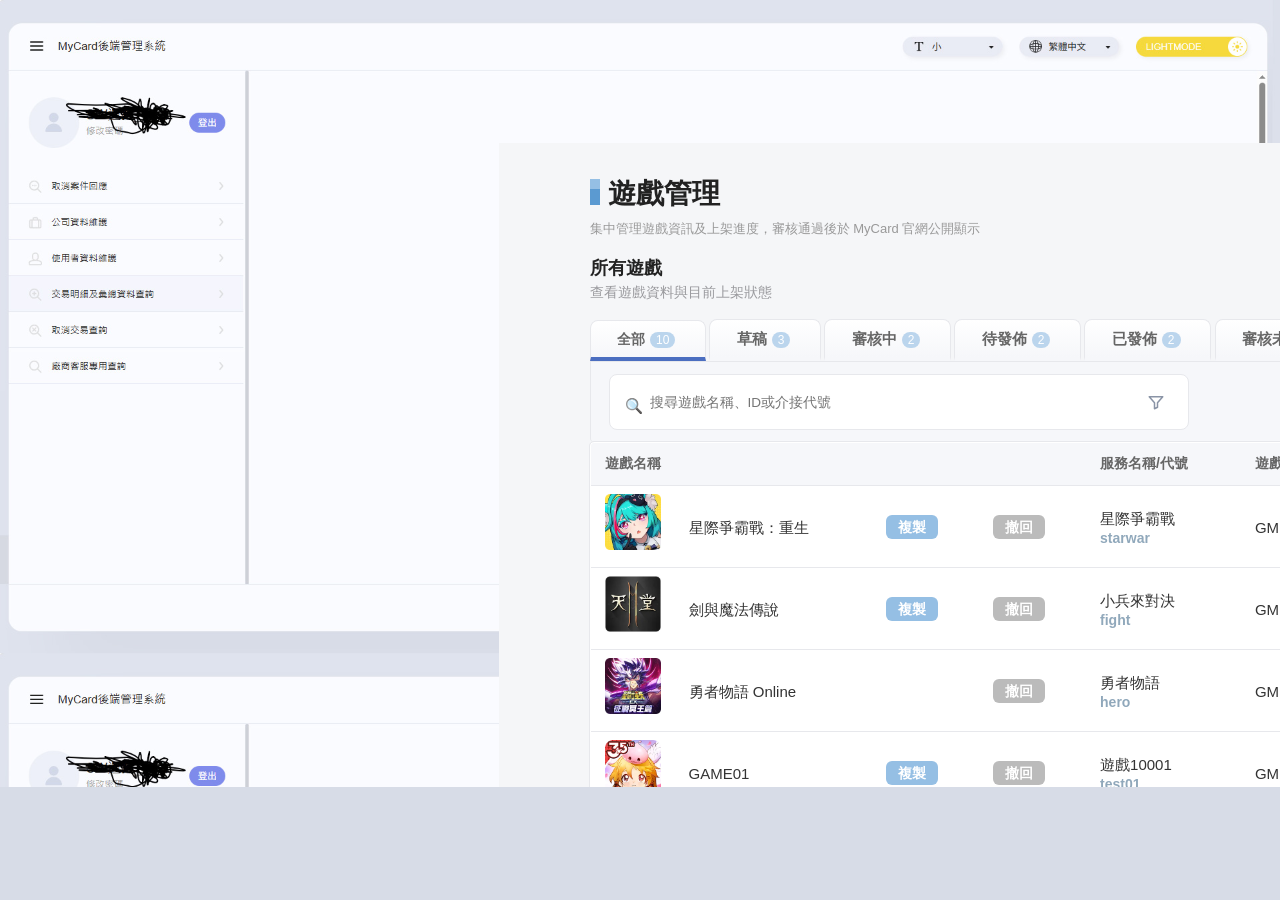
<file: test.html>
<!DOCTYPE html>
<html lang="zh-Hant">
<head>
<meta charset="UTF-8">
<title>MyCard遊蹤管理系統</title>
<link rel="stylesheet" href="css/L.css">
<link rel="stylesheet" href="css/LM.css" media="only screen and (min-width:1280px) and (max-width:1680px)">
	
<!-- jquery引入檔 -->
<script src="js/jquery-3.6.0.min.js"></script>
<script src="js/sidebar.js"></script>
<script src="js/manager.js"></script>
<script src="js/step.js"></script>




<style>
body{
    margin:0;
	padding:0;
    font-family:"Microsoft JhengHei","PingFang TC",sans-serif;
    background:#d7dce7;
  }
#wrapper {
	width:100%;
	margin:0 0;
	padding:0 0;
	background-image: url(images/test.jpg);
	background-size:100%;
	float:left;	
	}
#ii {
	width:1380px;
	height:644px;
	padding:0;
	margin:143px 0 0 499px;
	border:none;
	float:left;
	}
</style>

</head>
<body>
<div id="wrapper">
  <iframe id="ii" src="main.html" width="1380" height="644" title="">
  
  </iframe>
</div>
</body>
</html>
</file>
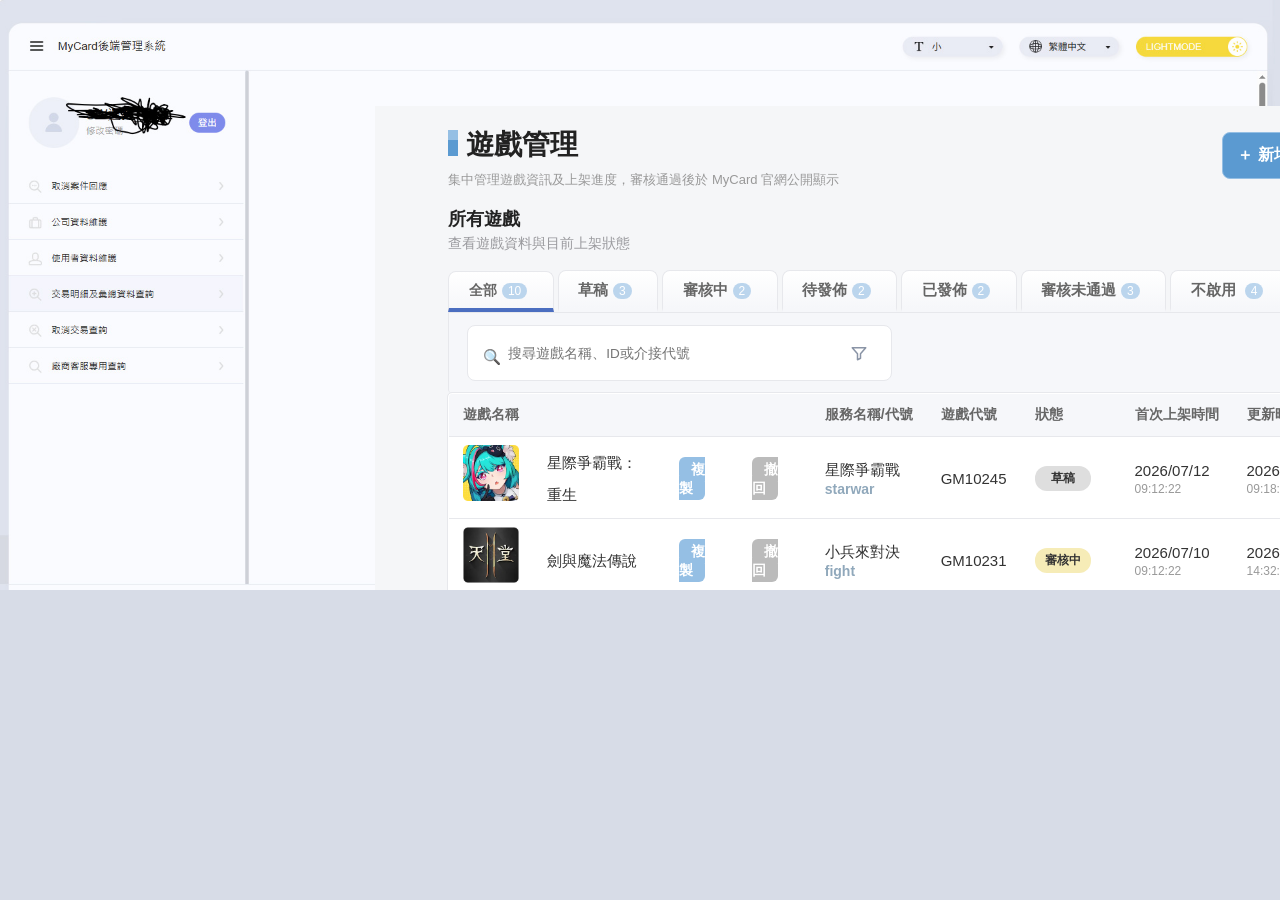
<file: test2.html>
<!DOCTYPE html>
<html lang="zh-Hant">
<head>
<meta charset="UTF-8">
<title>MyCard遊蹤管理系統</title>
<link rel="stylesheet" href="css/L.css">
<link rel="stylesheet" href="css/LM.css" media="only screen and (min-width:1280px) and (max-width:1680px)">
	
<!-- jquery引入檔 -->
<script src="js/jquery-3.6.0.min.js"></script>
<script src="js/sidebar.js"></script>
<script src="js/manager.js"></script>
<script src="js/step.js"></script>




<style>
body{
    margin:0;
	padding:0;
    font-family:"Microsoft JhengHei","PingFang TC",sans-serif;
    background:#d7dce7;
  }
#wrapper {
	width:100%;
	margin:0 0;
	padding:0 0;
	background-image: url(images/test.jpg);
	background-size:100%;
	float:left;	
	}
#ii {
	width:1035px;
	height:484px;
	padding:0;
	margin:106px 0 0 375px;
	border:none;
	float:left;
	}
</style>

</head>
<body>
<div id="wrapper">
  <iframe id="ii" src="main.html" width="1035" height="484" title="">
  
  </iframe>
</div>
</body>
</html>
</file>
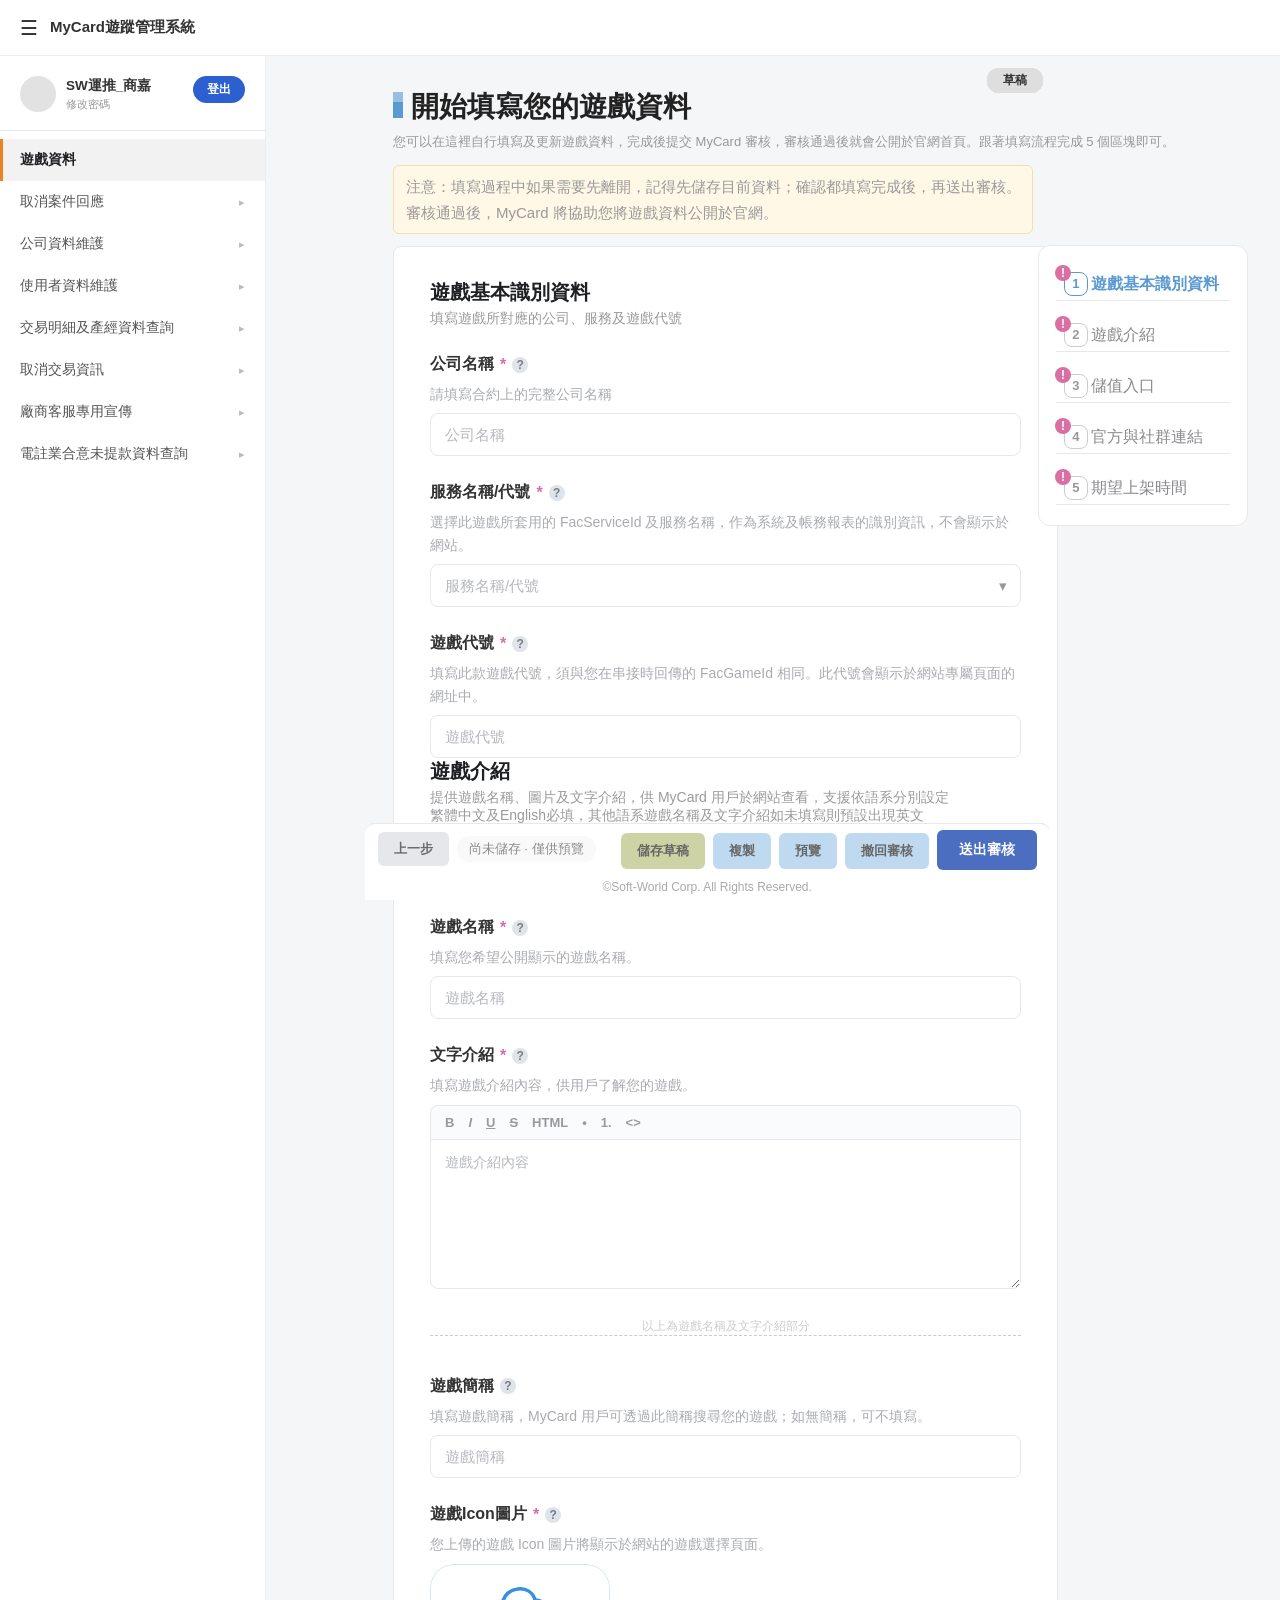
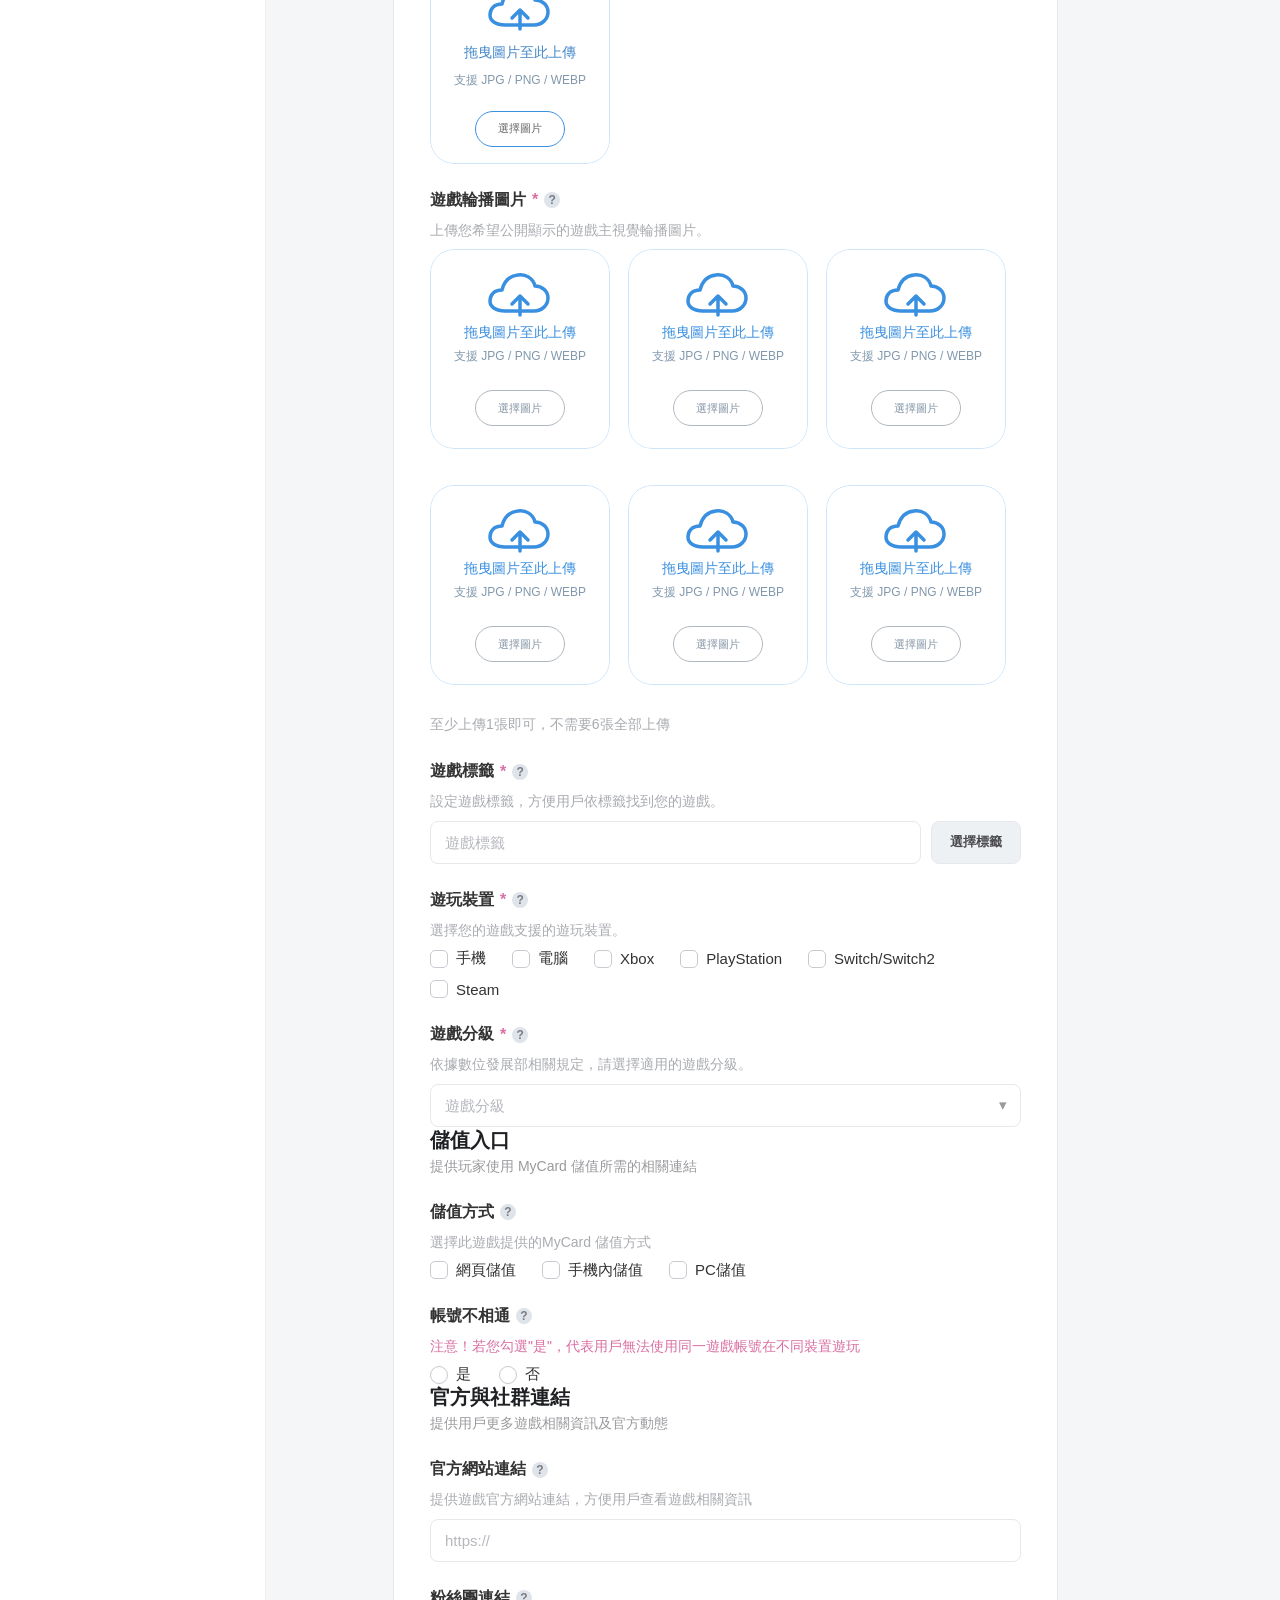
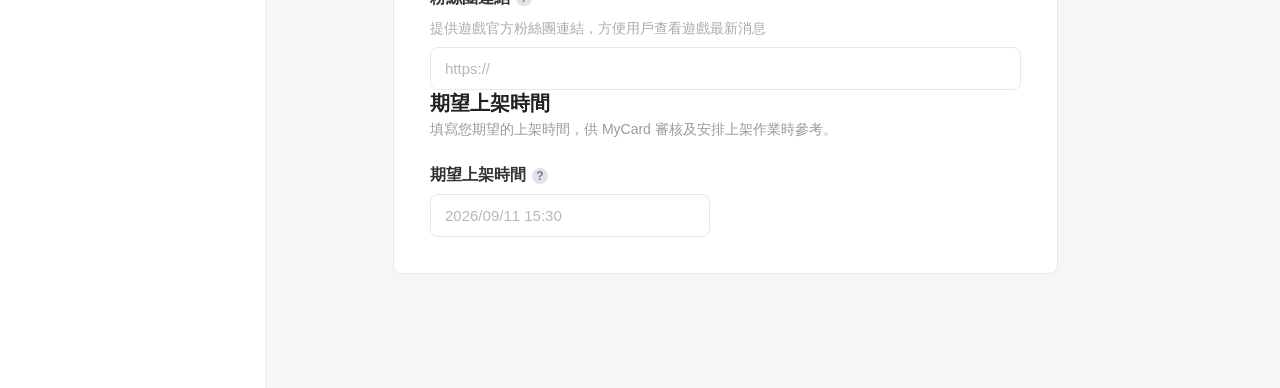
<file: tags/tag.html>
<!DOCTYPE html>
<html lang="zh-Hant">
<head>
<meta charset="UTF-8">
<title>MyCard遊蹤管理系統</title>
<link rel="stylesheet" href="css/L.css">
<link rel="stylesheet" href="css/LM.css" media="only screen and (min-width:1280px) and (max-width:1680px)">
	
<!-- jquery引入檔 -->
<script src="js/jquery-3.6.0.min.js"></script>
<script src="js/sidebar.js"></script>
<script src="js/manager.js"></script>
<script src="js/step.js"></script>
<script src="js/tag.js"></script>
</head>
<body>

<div class="topbar">
  <div class="topbar-left">
    <span class="hamburger">&#9776;</span>
	<span class="hamburger2">&#9776;</span>
    <span class="logo">MyCard遊蹤管理系統</span>
  </div>
</div>

<div class="layout">
  <div class="sidebar">
    <div class="profile">
      <div class="avatar"></div>
      <div>
        <div class="profile-name">SW運推_商嘉</div>
        <div class="profile-sub">修改密碼</div>
      </div>
      <button class="logout-btn">登出</button>
    </div>

    <div class="nav-item active-top">遊戲資料</div>
    <div class="nav-item">取消案件回應 <span class="arrow">▸</span></div>
    <div class="nav-item">公司資料維護 <span class="arrow">▸</span></div>
    <div class="nav-item">使用者資料維護 <span class="arrow">▸</span></div>
    <div class="nav-item">交易明細及產經資料查詢 <span class="arrow">▸</span></div>
    <div class="nav-item">取消交易資訊 <span class="arrow">▸</span></div>
    <div class="nav-item">廠商客服專用宣傳 <span class="arrow">▸</span></div>
    <div class="nav-item">電註業合意未提款資料查詢 <span class="arrow">▸</span></div>
  </div>

  <div class="main">

    <!-- ============ PAGE: 填寫流程（Wizard） ============ -->
    <div id="page-wizard" style="display:inline;">
      <div class="page-inner">

        <div class="page-header-row">
          <div class="page-header-text">
            <div class="initial"><ol></ol></div><h1>開始填寫您的遊戲資料</h1>
            <p>您可以在這裡自行填寫及更新遊戲資料，完成後提交 MyCard 審核，審核通過後就會公開於官網首頁。跟著填寫流程完成 5 個區塊即可。</p>
            <p class="notice-text">注意：填寫過程中如果需要先離開，記得先儲存目前資料；確認都填寫完成後，再送出審核。<br>
                                   審核通過後，MyCard 將協助您將遊戲資料公開於官網。</p>
          </div>
          <div class="header-actions">
            <button class="btn-ghost" id="btnWithdraw">撤回審核</button>
            <button class="btn-ghost primary-ghost" id="btnSave">儲存草稿</button>
            <button class="btn-ghost primary-ghost" id="btnSaveTop">送出審核</button>
          </div>
        </div>

        <div class="proto-demo-toggle" id="protoDemoToggleWrap" style="display:none;">
          <label>
            <input type="checkbox" id="simulateFailToggle">
            原型測試用：勾選以模擬「儲存草稿」失敗狀態
          </label>
        </div>

        <div class="stepper" id="stepper">
          <div class="step-node current" data-step="1">
            <div class="step-circle">1<span class="status-badge warn">!</span></div>
            <span class="step-label">遊戲基本識別資料</span>
          </div>

          <div class="step-node" data-step="2">
            <div class="step-circle">2<span class="status-badge warn">!</span></div>
            <span class="step-label">遊戲介紹</span>
          </div>

          <div class="step-node" data-step="3">
            <div class="step-circle">3<span class="status-badge warn">!</span></div>
            <span class="step-label">儲值入口</span>
          </div>

          <div class="step-node" data-step="4">
            <div class="step-circle">4<span class="status-badge warn">!</span></div>
            <span class="step-label">官方與社群連結</span>
          </div>

          <div class="step-node" data-step="5">
            <div class="step-circle">5<span class="status-badge warn">!</span></div>
            <span class="step-label">期望上架時間</span>
          </div>
        </div>

        <div class="content-card">

          <!-- Step 1: 遊戲基本識別資料 -->
          <div class="step-content" id="step-content-1">
			<div id="status"><span class="badge">草稿</span></div>
			<div id="button_list">
              <a class="button-list-prev" id="prevBtn1" style="text-decoration:none;display:none!important;align-items:left;">‹ 上一步</a>
                <span class="step-count" id="Text">尚未儲存 · 僅供預覽</span>
                <div style="display:inline;align-items:center;gap:10px;">
                <button class="btn-submit" id="btnSubmit" style="display:none;align-items:right;">送出審核</button>
			    <button class="button-list-next" id="nextBtn1" style="display:inline;align-items:right;">下一步 ›</button>
			    <button class="btn-sub primary-ghost" id="btnRetract" style="display:inline;align-items:right;">撤回審核</button>
				<button class="btn-sub primary-ghost" id="btnPPreview" style="display:inline;align-items:right;">預覽</button>
				<button class="btn-sub primary-ghost" id="btnCopy" style="display:inline;align-items:right;">複製</button>
				<button class="btn-sub2 primary-ghost" id="btnDraft" style="display:inline;align-items:right;">儲存草稿</button>
			    <div id="copyright">©Soft-World Corp. All Rights Reserved.</div>
              </div>
			</div>
            <h2 class="block-title">遊戲基本識別資料</h2>
            <p class="block-desc">填寫遊戲所對應的公司、服務及遊戲代號</p>

            <div class="field-group" id="field-company">
              <div class="field-label-row">
                <span class="field-label">公司名稱</span>
                <span class="required-star">*</span>
                <span class="tooltip-wrap">
                  <button class="tooltip-icon" type="button">?</button>
                  <div class="tooltip-popover">請填寫貴公司或工作室的正式名稱，用於後台核對身分，不會顯示於網站。</div>
                </span>
              </div>
              <div class="field-caption">請填寫合約上的完整公司名稱</div>
              <input class="field-input" type="text" id="field-company-input" placeholder="公司名稱">
              <div class="field-error-msg" style="display:none;">⚠ 公司名稱為必填</div>
            </div>

            <div class="field-group">
              <div class="field-label-row">
                <span class="field-label">服務名稱/代號</span>
                <span class="required-star">*</span>
                <span class="tooltip-wrap">
                  <button class="tooltip-icon" type="button">?</button>
                  <div class="tooltip-popover">由貴公司與 MyCard 合作窗口約定的服務代號，用於系統比對資料，如不清楚請洽合作窗口。</div>
                </span>
              </div>
              <div class="field-caption">選擇此遊戲所套用的 FacServiceId 及服務名稱，作為系統及帳務報表的識別資訊，不會顯示於網站。</div>
              <div class="select-wrap">
                <input class="field-input" type="text" id="field-service-input" placeholder="服務名稱/代號" readonly>
              </div>
            </div>

            <div class="field-group">
              <div class="field-label-row">
                <span class="field-label">遊戲代號</span>
                <span class="required-star">*</span>
                <span class="tooltip-wrap">
                  <button class="tooltip-icon" type="button">?</button>
                  <div class="tooltip-popover">用於系統比對遊戲資料，請填寫正確的遊戲代號；若不清楚請洽 MyCard 窗口取得。</div>
                </span>
              </div>
              <div class="field-caption">填寫此款遊戲代號，須與您在串接時回傳的 FacGameId 相同。此代號會顯示於網站專屬頁面的網址中。</div>
              <input class="field-input" type="text" id="field-gamecode-input" placeholder="遊戲代號">
            </div>
          </div>

          <!-- Step 2: 遊戲介紹 -->
          <div class="step-content" id="step-content-2" style="display:none;">
			<div id="status"><span class="badge">草稿</span></div>
			<div id="button_list">
              <a class="button-list-prev" id="prevBtn2" style="text-decoration:none;display:inline;align-items:left;">‹ 上一步</a>
                <span class="step-count" id="Text">尚未儲存 · 僅供預覽</span>
                <div style="display:inline;align-items:center;gap:10px;">
                <button class="btn-submit" id="btnSubmit" style="display:none;align-items:right;">送出審核</button>
			    <button class="button-list-next" id="nextBtn2" style="display:inline;align-items:right;">下一步 ›</button>
			    <button class="btn-sub primary-ghost" id="btnRetract" style="display:inline;align-items:right;">撤回審核</button>
				<button class="btn-sub primary-ghost" id="btnPPreview" style="display:inline;align-items:right;">預覽</button>
				<button class="btn-sub primary-ghost" id="btnCopy" style="display:inline;align-items:right;">複製</button>
			    <button class="btn-sub2 primary-ghost" id="btnDraft" style="display:inline;align-items:right;">儲存草稿</button>
			    <div id="copyright">©Soft-World Corp. All Rights Reserved.</div>
              </div>
			</div>
            <h2 class="block-title">遊戲介紹</h2>
            <p class="block-desc">提供遊戲名稱、圖片及文字介紹，供 MyCard 用戶於網站查看，支援依語系分別設定<br>
繁體中文及English必填，其他語系遊戲名稱及文字介紹如未填寫則預設出現英文</p>
			  
            <div class="lang-tab-row">
              <div class="lang-tabs" id="langTabs">
                <div class="lang-tab active" data-lang="zh">繁體中文(預設)<span class="required-star">*</span></div>
                <div class="lang-tab" data-lang="en" data-label="English">English<span class="required-star">*</span> <span class="lang-tab-delete" data-lang="en">×</span></div>
                <div class="lang-tab-add-new" id="langAddBtn"><span class="plus-icon">+</span> 新增語系
                  <div class="lang-add-menu" id="langAddMenu">
                    <div class="lang-add-item" data-lang="ja" data-label="简体中文">简体中文</div>
                    <div class="lang-add-item" data-lang="ja" data-label="日本語">日本語</div>
                    <div class="lang-add-item" data-lang="th" data-label="ภาษาไทย">ภาษาไทย</div>
                    <div class="lang-add-item" data-lang="vi" data-label="Bahasa Indonesia">Bahasa Indonesia</div>
                  </div>
                </div>
              </div>
            </div>

            <div class="lang-field-box">
              <div class="field-group">
                <div class="field-label-row">
                  <span class="field-label">遊戲名稱</span>
                  <span class="required-star">*</span>
                  <span class="tooltip-wrap">
                    <button class="tooltip-icon" type="button">?</button>
                    <div class="tooltip-popover">填寫此語系下您希望公開的遊戲名稱，將顯示於官網頁面。</div>
                  </span>
                </div>
                <div class="field-caption">填寫您希望公開顯示的遊戲名稱。</div>
                <input class="field-input" type="text" id="field-gamename-input" placeholder="遊戲名稱">
              </div>

              <div class="field-group">
                <div class="field-label-row">
                  <span class="field-label">文字介紹</span>
                  <span class="required-star">*</span>
                  <span class="tooltip-wrap">
                    <button class="tooltip-icon" type="button">?</button>
                    <div class="tooltip-popover">建議 100–300 字，描述遊戲玩法與特色，將顯示於官網遊戲頁面。</div>
                  </span>
                </div>
                <div class="field-caption">填寫遊戲介紹內容，供用戶了解您的遊戲。</div>
                <div class="rt-toolbar">
                  <span><b>B</b></span><span><i>I</i></span><span><u>U</u></span><span><s>S</s></span><span>HTML</span><span>•</span><span>1.</span><span>&lt;&gt;</span>
                </div>
                <textarea class="rt-textarea" id="field-desc-input" placeholder="遊戲介紹內容"></textarea>
              </div>
            </div>
			<div id="dashline-text">以上為遊戲名稱及文字介紹部分</div>
            <div id="dashline"></div>
			  
            <div class="field-group">
              <div class="field-label-row">
                <span class="field-label">遊戲簡稱</span>
                <span class="tooltip-wrap">
                  <button class="tooltip-icon" type="button">?</button>
                  <div class="tooltip-popover">簡短好記的名稱，玩家可用此名稱快速搜尋到您的遊戲。</div>
                </span>
              </div>
              <div class="field-caption">填寫遊戲簡稱，MyCard 用戶可透過此簡稱搜尋您的遊戲；如無簡稱，可不填寫。</div>
              <input class="field-input" type="text" id="field-shortname-input" placeholder="遊戲簡稱">
            </div>

            <div class="field-group">
              <div class="field-label-row">
                <span class="field-label">遊戲Icon圖片</span>
                <span class="required-star">*</span>
                <span class="tooltip-wrap">
                  <button class="tooltip-icon" type="button">?</button>
                  <div class="tooltip-popover">建議尺寸 512×512px，PNG格式，檔案大小 2MB 以內。</div>
                </span>
              </div>
              <div class="field-caption">您上傳的遊戲 Icon 圖片將顯示於網站的遊戲選擇頁面。</div>
              <div class="upload-row">
                <div class="upload-box" id="iconUpload">
<!--ICON圖片上傳-->
<div class="icon-uploader" id="iconUploader">
  <input
    type="file"
    id="iconFileInput"
    accept="image/jpeg,image/png,image/webp"
    hidden
  />

  <!-- 初始上傳畫面 -->
  <div class="icon-upload-content" id="iconUploadContent">
    <svg
            xmlns="http://www.w3.org/2000/svg"
            width="64"
            height="52"
            viewBox="0 0 64 52"
            fill="none"
            aria-hidden="true"
          >
            <path
              d="M17 39H46C54 39 60 33 60 26
                 C60 19 54 14 47 14
                 C45 6 38 2 30 3
                 C21 4 16 10 14 18
                 C6 18 2 23 2 29
                 C2 35 8 39 17 39Z"
              stroke="#398FE0"
              stroke-width="3.5"
              stroke-linecap="round"
              stroke-linejoin="round"
            />

            <path
              d="M32 43V24M24 32L32 24L40 32"
              stroke="#398FE0"
              stroke-width="3.5"
              stroke-linecap="round"
              stroke-linejoin="round"
            />
          </svg>

    <div class="upload-main-text">拖曳圖片至此上傳</div>
    <div class="upload-format-text">支援 JPG / PNG / WEBP</div>

    <button
      type="button"
      class="upload-button"
      id="iconSelectButton"
    >
      選擇圖片
    </button>
  </div>

  <!-- 上傳後顯示縮圖 -->
  <div class="icon-preview" id="iconPreview" hidden>
    <img id="iconPreviewImage" alt="ICON 圖片預覽" />

    <button
      type="button"
      class="upload-button preview-reselect-button"
      id="iconReselectButton"
    >
      重新選擇圖片
    </button>
  </div>

  <div class="upload-error" id="iconUploadError" role="alert"></div>
</div>
                </div>
              </div>
            </div>

            <div class="field-group">
              <div class="field-label-row">
                <span class="field-label">遊戲輪播圖片</span>
                <span class="required-star">*</span>
                <span class="tooltip-wrap">
                  <button class="tooltip-icon" type="button">?</button>
                  <div class="tooltip-popover">建議尺寸 1280×720px，最多6張，至少上傳1張即可送出。</div>
                </span>
              </div>
              <div class="field-caption">上傳您希望公開顯示的遊戲主視覺輪播圖片。</div>
              <div class="upload-row" id="carouselRow">
<!--6輪播圖上傳-->
<div class="icu6-uploader" id="icu6Uploader">

  <div class="icu6-grid">

    <!-- 六個獨立上傳欄位 -->
    <div class="icu6-card" data-slot="1">
      <input class="icu6-file-input" type="file"
             accept="image/jpeg,image/png,image/webp"
             aria-label="選擇輪播圖片 1">
      <div class="icu6-upload-box">
        <div class="icu6-empty">
          <div class="icu6-cloud-icon">
		  <svg
            xmlns="http://www.w3.org/2000/svg"
            width="64"
            height="52"
            viewBox="0 0 64 52"
            fill="none"
            aria-hidden="true"
          >
            <path
              d="M17 39H46C54 39 60 33 60 26
                 C60 19 54 14 47 14
                 C45 6 38 2 30 3
                 C21 4 16 10 14 18
                 C6 18 2 23 2 29
                 C2 35 8 39 17 39Z"
              stroke="#398FE0"
              stroke-width="3.5"
              stroke-linecap="round"
              stroke-linejoin="round"
            />

            <path
              d="M32 43V24M24 32L32 24L40 32"
              stroke="#398FE0"
              stroke-width="3.5"
              stroke-linecap="round"
              stroke-linejoin="round"
            />
          </svg>
		  </div>
          <div class="icu6-upload-title">拖曳圖片至此上傳</div>
          <div class="icu6-upload-format">支援 JPG / PNG / WEBP</div>
          <button type="button" class="icu6-select-button">選擇圖片</button>
        </div>
        <div class="icu6-preview" hidden>
          <img class="icu6-preview-image" alt="輪播圖片 1 縮圖">
          <button type="button" class="icu6-reselect-button">重新選擇圖片</button>
        </div>
      </div>
      <div class="icu6-error" aria-live="polite"></div>
    </div>

    <div class="icu6-card" data-slot="2">
      <input class="icu6-file-input" type="file"
             accept="image/jpeg,image/png,image/webp"
             aria-label="選擇輪播圖片 2">
      <div class="icu6-upload-box">
        <div class="icu6-empty">
          <div class="icu6-cloud-icon">
		  <svg
            xmlns="http://www.w3.org/2000/svg"
            width="64"
            height="52"
            viewBox="0 0 64 52"
            fill="none"
            aria-hidden="true"
          >
            <path
              d="M17 39H46C54 39 60 33 60 26
                 C60 19 54 14 47 14
                 C45 6 38 2 30 3
                 C21 4 16 10 14 18
                 C6 18 2 23 2 29
                 C2 35 8 39 17 39Z"
              stroke="#398FE0"
              stroke-width="3.5"
              stroke-linecap="round"
              stroke-linejoin="round"
            />

            <path
              d="M32 43V24M24 32L32 24L40 32"
              stroke="#398FE0"
              stroke-width="3.5"
              stroke-linecap="round"
              stroke-linejoin="round"
            />
          </svg>
		  </div>
          <div class="icu6-upload-title">拖曳圖片至此上傳</div>
          <div class="icu6-upload-format">支援 JPG / PNG / WEBP</div>
          <button type="button" class="icu6-select-button">選擇圖片</button>
        </div>
        <div class="icu6-preview" hidden>
          <img class="icu6-preview-image" alt="輪播圖片 2 縮圖">
          <button type="button" class="icu6-reselect-button">重新選擇圖片</button>
        </div>
      </div>
      <div class="icu6-error" aria-live="polite"></div>
    </div>

    <div class="icu6-card" data-slot="3">
      <input class="icu6-file-input" type="file"
             accept="image/jpeg,image/png,image/webp"
             aria-label="選擇輪播圖片 3">
      <div class="icu6-upload-box">
        <div class="icu6-empty">
          <div class="icu6-cloud-icon">
		  <svg
            xmlns="http://www.w3.org/2000/svg"
            width="64"
            height="52"
            viewBox="0 0 64 52"
            fill="none"
            aria-hidden="true"
          >
            <path
              d="M17 39H46C54 39 60 33 60 26
                 C60 19 54 14 47 14
                 C45 6 38 2 30 3
                 C21 4 16 10 14 18
                 C6 18 2 23 2 29
                 C2 35 8 39 17 39Z"
              stroke="#398FE0"
              stroke-width="3.5"
              stroke-linecap="round"
              stroke-linejoin="round"
            />

            <path
              d="M32 43V24M24 32L32 24L40 32"
              stroke="#398FE0"
              stroke-width="3.5"
              stroke-linecap="round"
              stroke-linejoin="round"
            />
          </svg>
		  </div>
          <div class="icu6-upload-title">拖曳圖片至此上傳</div>
          <div class="icu6-upload-format">支援 JPG / PNG / WEBP</div>
          <button type="button" class="icu6-select-button">選擇圖片</button>
        </div>
        <div class="icu6-preview" hidden>
          <img class="icu6-preview-image" alt="輪播圖片 3 縮圖">
          <button type="button" class="icu6-reselect-button">重新選擇圖片</button>
        </div>
      </div>
      <div class="icu6-error" aria-live="polite"></div>
    </div>

    <div class="icu6-card" data-slot="4">
      <input class="icu6-file-input" type="file"
             accept="image/jpeg,image/png,image/webp"
             aria-label="選擇輪播圖片 4">
      <div class="icu6-upload-box">
        <div class="icu6-empty">
          <div class="icu6-cloud-icon">
		  <svg
            xmlns="http://www.w3.org/2000/svg"
            width="64"
            height="52"
            viewBox="0 0 64 52"
            fill="none"
            aria-hidden="true"
          >
            <path
              d="M17 39H46C54 39 60 33 60 26
                 C60 19 54 14 47 14
                 C45 6 38 2 30 3
                 C21 4 16 10 14 18
                 C6 18 2 23 2 29
                 C2 35 8 39 17 39Z"
              stroke="#398FE0"
              stroke-width="3.5"
              stroke-linecap="round"
              stroke-linejoin="round"
            />

            <path
              d="M32 43V24M24 32L32 24L40 32"
              stroke="#398FE0"
              stroke-width="3.5"
              stroke-linecap="round"
              stroke-linejoin="round"
            />
          </svg>
		  </div>
          <div class="icu6-upload-title">拖曳圖片至此上傳</div>
          <div class="icu6-upload-format">支援 JPG / PNG / WEBP</div>
          <button type="button" class="icu6-select-button">選擇圖片</button>
        </div>
        <div class="icu6-preview" hidden>
          <img class="icu6-preview-image" alt="輪播圖片 4 縮圖">
          <button type="button" class="icu6-reselect-button">重新選擇圖片</button>
        </div>
      </div>
      <div class="icu6-error" aria-live="polite"></div>
    </div>

    <div class="icu6-card" data-slot="5">
      <input class="icu6-file-input" type="file"
             accept="image/jpeg,image/png,image/webp"
             aria-label="選擇輪播圖片 5">
      <div class="icu6-upload-box">
        <div class="icu6-empty">
          <div class="icu6-cloud-icon">
		  <svg
            xmlns="http://www.w3.org/2000/svg"
            width="64"
            height="52"
            viewBox="0 0 64 52"
            fill="none"
            aria-hidden="true"
          >
            <path
              d="M17 39H46C54 39 60 33 60 26
                 C60 19 54 14 47 14
                 C45 6 38 2 30 3
                 C21 4 16 10 14 18
                 C6 18 2 23 2 29
                 C2 35 8 39 17 39Z"
              stroke="#398FE0"
              stroke-width="3.5"
              stroke-linecap="round"
              stroke-linejoin="round"
            />

            <path
              d="M32 43V24M24 32L32 24L40 32"
              stroke="#398FE0"
              stroke-width="3.5"
              stroke-linecap="round"
              stroke-linejoin="round"
            />
          </svg>
		  </div>
          <div class="icu6-upload-title">拖曳圖片至此上傳</div>
          <div class="icu6-upload-format">支援 JPG / PNG / WEBP</div>
          <button type="button" class="icu6-select-button">選擇圖片</button>
        </div>
        <div class="icu6-preview" hidden>
          <img class="icu6-preview-image" alt="輪播圖片 5 縮圖">
          <button type="button" class="icu6-reselect-button">重新選擇圖片</button>
        </div>
      </div>
      <div class="icu6-error" aria-live="polite"></div>
    </div>

    <div class="icu6-card" data-slot="6">
      <input class="icu6-file-input" type="file"
             accept="image/jpeg,image/png,image/webp"
             aria-label="選擇輪播圖片 6">
      <div class="icu6-upload-box">
        <div class="icu6-empty">
          <div class="icu6-cloud-icon">
		  <svg
            xmlns="http://www.w3.org/2000/svg"
            width="64"
            height="52"
            viewBox="0 0 64 52"
            fill="none"
            aria-hidden="true"
          >
            <path
              d="M17 39H46C54 39 60 33 60 26
                 C60 19 54 14 47 14
                 C45 6 38 2 30 3
                 C21 4 16 10 14 18
                 C6 18 2 23 2 29
                 C2 35 8 39 17 39Z"
              stroke="#398FE0"
              stroke-width="3.5"
              stroke-linecap="round"
              stroke-linejoin="round"
            />

            <path
              d="M32 43V24M24 32L32 24L40 32"
              stroke="#398FE0"
              stroke-width="3.5"
              stroke-linecap="round"
              stroke-linejoin="round"
            />
          </svg>
		  </div>
          <div class="icu6-upload-title">拖曳圖片至此上傳</div>
          <div class="icu6-upload-format">支援 JPG / PNG / WEBP</div>
          <button type="button" class="icu6-select-button">選擇圖片</button>
        </div>
        <div class="icu6-preview" hidden>
          <img class="icu6-preview-image" alt="輪播圖片 6 縮圖">
          <button type="button" class="icu6-reselect-button">重新選擇圖片</button>
        </div>
      </div>
      <div class="icu6-error" aria-live="polite"></div>
    </div>

  </div>
</div>
			  
              </div>		 
              <div class="upload-caption">至少上傳1張即可，不需要6張全部上傳</div>
            </div>

            <div class="field-group">
              <div class="field-label-row">
                <span class="field-label">遊戲標籤</span>
                <span class="required-star">*</span>
                <span class="tooltip-wrap">
                  <button class="tooltip-icon" type="button">?</button>
                  <div class="tooltip-popover">選擇符合遊戲類型的標籤，最多可選5個。</div>
                </span>
              </div>
              <div class="field-caption">設定遊戲標籤，方便用戶依標籤找到您的遊戲。</div>
              <div class="tag-row">
                <input class="field-input tag-input" type="text" id="field-tags-input" placeholder="遊戲標籤" readonly>
                <button class="btn-tag-select" type="button" id="btnTagSelect">選擇標籤</button>
              </div>
            </div>

            <div class="field-group">
              <div class="field-label-row">
                <span class="field-label">遊玩裝置</span>
                <span class="required-star">*</span>
                <span class="tooltip-wrap">
                  <button class="tooltip-icon" type="button">?</button>
                  <div class="tooltip-popover">可複選，請勾選此遊戲支援的所有遊玩裝置。</div>
                </span>
              </div>
              <div class="field-caption">選擇您的遊戲支援的遊玩裝置。</div>
              <div class="checkbox-row">
                <label class="checkbox-option"><input type="checkbox" name="playDevice" value="mobile"><span class="checkbox-box"></span><span>手機</span></label>
                <label class="checkbox-option"><input type="checkbox" name="playDevice" value="pc"><span class="checkbox-box"></span><span>電腦</span></label>
                <label class="checkbox-option"><input type="checkbox" name="playDevice" value="xbox"><span class="checkbox-box"></span><span>Xbox</span></label>
                <label class="checkbox-option"><input type="checkbox" name="playDevice" value="playstation"><span class="checkbox-box"></span><span>PlayStation</span></label>
                <label class="checkbox-option"><input type="checkbox" name="playDevice" value="switch"><span class="checkbox-box"></span><span>Switch/Switch2</span></label>
                <label class="checkbox-option"><input type="checkbox" name="playDevice" value="steam"><span class="checkbox-box"></span><span>Steam</span></label>
              </div>
            </div>

            <div class="field-group">
              <div class="field-label-row">
                <span class="field-label">遊戲分級</span>
                <span class="required-star">*</span>
                <span class="tooltip-wrap">
                  <button class="tooltip-icon" type="button">?</button>
                  <div class="tooltip-popover">請依據數位發展部公告之遊戲分級標準選擇對應級別。</div>
                </span>
              </div>
              <div class="field-caption">依據數位發展部相關規定，請選擇適用的遊戲分級。</div>
              <div class="select-wrap">
                <select class="field-input" id="field-rating-select" required>
                  <option value="" disabled selected>遊戲分級</option>
                  <option value="general">普遍級</option>
                  <option value="protect">保護級</option>
                  <option value="guide12">輔導級12+</option>
                  <option value="guide15">輔導級15+</option>
                  <option value="restricted">限制級</option>
                </select>
              </div>
            </div>
          </div>

          <!-- Step 3: 儲值入口 -->
          <div class="step-content" id="step-content-3" style="display:none;">
			<div id="status"><span class="badge">草稿</span></div>
			<div id="button_list">
              <a class="button-list-prev" id="prevBtn3" style="text-decoration:none;display:inline;align-items:left;">‹ 上一步</a>
                <span class="step-count" id="Text">尚未儲存 · 僅供預覽</span>
                <div style="display:inline;align-items:center;gap:10px;">
                <button class="btn-submit" id="btnSubmit" style="display:none;align-items:right;">送出審核</button>
			    <button class="button-list-next" id="nextBtn3" style="display:inline;align-items:right;">下一步 ›</button>
			    <button class="btn-sub primary-ghost" id="btnRetract" style="display:inline;align-items:right;">撤回審核</button>
				<button class="btn-sub primary-ghost" id="btnPPreview" style="display:inline;align-items:right;">預覽</button>
				<button class="btn-sub primary-ghost" id="btnCopy" style="display:inline;align-items:right;">複製</button>
				<button class="btn-sub2 primary-ghost" id="btnDraft" style="display:inline;align-items:right;">儲存草稿</button>
			    <div id="copyright">©Soft-World Corp. All Rights Reserved.</div>
              </div>
			</div>
            <h2 class="block-title">儲值入口</h2>
            <p class="block-desc">提供玩家使用 MyCard 儲值所需的相關連結</p>

            <div class="field-group">
              <div class="field-label-row">
                <span class="field-label">儲值方式</span>
                <span class="tooltip-wrap">
                  <button class="tooltip-icon" type="button">?</button>
                  <div class="tooltip-popover">可複選，請勾選此遊戲提供的 MyCard 儲值方式，勾選後將顯示對應的填寫欄位。</div>
                </span>
              </div>
              <div class="field-caption">選擇此遊戲提供的MyCard 儲值方式</div>
              <div class="checkbox-row">
                <label class="checkbox-option"><input type="checkbox" id="topup-web" name="topupMethod" value="web"><span class="checkbox-box"></span><span>網頁儲值</span></label>
                <label class="checkbox-option"><input type="checkbox" id="topup-mobile" name="topupMethod" value="mobile"><span class="checkbox-box"></span><span>手機內儲值</span></label>
                <label class="checkbox-option"><input type="checkbox" id="topup-pc" name="topupMethod" value="pc"><span class="checkbox-box"></span><span>PC儲值</span></label>
              </div>
            </div>

            <!-- 網頁儲值 -->
            <div id="topup-section-web" class="topup-method-box method-web" style="display:none;">
              <div class="topup-method-title-row">
                <span class="topup-method-tag">網頁儲值</span>
              </div>
              <div class="field-group">
                <div class="field-label-row">
                  <span class="field-label">web shop 連結</span>

                  <span class="tooltip-wrap">
                    <button class="tooltip-icon" type="button">?</button>
                    <div class="tooltip-popover">請貼上完整網址，需以 https:// 開頭。</div>
                  </span>
                </div>
                <div class="field-caption">提供含MyCard 儲值功能的網頁商店連結</div>
                <input class="field-input" type="text" id="field-webshop-input" placeholder="https://">
              </div>
            </div>

            <!-- 手機內儲值 -->
            <div id="topup-section-mobile" class="topup-method-box method-mobile" style="display:none;">
              <div class="topup-method-title-row">
                <span class="topup-method-tag">手機內儲值</span>
              </div>
              <div class="field-group">
                <div class="field-label-row">
                  <span class="field-label">Android APK 連結</span>
 
                  <span class="tooltip-wrap">
                    <button class="tooltip-icon" type="button">?</button>
                    <div class="tooltip-popover">請提供可直接下載 APK 安裝檔的網址。</div>
                  </span>
                </div>
                <div class="field-caption">提供含MyCard 儲值功能的APK安裝包供用戶下載</div>
                <input class="field-input" type="text" id="field-androidapk-input" placeholder="https://">
              </div>

              <div class="field-group">
                <div class="field-label-row">
                  <span class="field-label">iOS App Store 連結</span>
                  <span class="tooltip-wrap">
                    <button class="tooltip-icon" type="button">?</button>
                    <div class="tooltip-popover">請貼上完整的 App Store 商店網址，需以 https:// 開頭。</div>
                  </span>
                </div>
                <div class="field-caption">如iOS 版提供MyCard儲值入口，請填寫App Store下載連結</div>
                <input class="field-input" type="text" id="field-iosappstore-input" placeholder="https://">
              </div>
            </div>

            <!-- PC儲值 -->
            <div id="topup-section-pc" class="topup-method-box method-pc" style="display:none;">
              <div class="topup-method-title-row">
                <span class="topup-method-tag">PC儲值</span>
              </div>
              <div class="field-group">
                <div class="field-label-row">
                  <span class="field-label">PC版 連結</span>
 
                  <span class="tooltip-wrap">
                    <button class="tooltip-icon" type="button">?</button>
                    <div class="tooltip-popover">請提供 PC 版下載或啟動網址。</div>
                  </span>
                </div>
                <div class="field-caption">提供支援 MyCard 儲值的 PC 版遊戲安裝連結</div>
                <input class="field-input" type="text" id="field-pcstore-input" placeholder="https://">
              </div>
            </div>

            <!-- 帳號不相通（所有欄位最下方，非必填） -->
            <div class="field-group" id="topup-account-not-shared-group">
              <div class="field-label-row">
                <span class="field-label">帳號不相通</span>
                <span class="tooltip-wrap">
                  <button class="tooltip-icon" type="button">?</button>
                  <div class="tooltip-popover">請確認用戶是否可使用同一遊戲帳號，在不同裝置（如網頁／手機／PC）間繼續遊玩進度。</div>
                </span>
              </div>
              <div class="field-caption warn">注意！若您勾選"是"，代表用戶無法使用同一遊戲帳號在不同裝置遊玩</div>
              <div class="radio-row">
                <label class="radio-option"><input type="radio" name="accountNotShared" value="yes"><span class="radio-dot"></span><span>是</span></label>
                <label class="radio-option"><input type="radio" name="accountNotShared" value="no"><span class="radio-dot"></span><span>否</span></label>
              </div>
            </div>
          </div>

          <!-- Step 4: 官方與社群連結 -->
          <div class="step-content" id="step-content-4" style="display:none;">
			<div id="status"><span class="badge">草稿</span></div>
			<div id="button_list">
              <a class="button-list-prev" id="prevBtn4" style="text-decoration:none;display:inline;align-items:left;">‹ 上一步</a>
                <span class="step-count" id="Text">尚未儲存 · 僅供預覽</span>
                <div style="display:inline;align-items:center;gap:10px;">
                <button class="btn-submit" id="btnSubmit" style="display:none;align-items:right;">送出審核</button>
			    <button class="button-list-next" id="nextBtn4" style="display:inline;align-items:right;">下一步 ›</button>
			    <button class="btn-sub primary-ghost" id="btnRetract" style="display:inline;align-items:right;">撤回審核</button>
				<button class="btn-sub primary-ghost" id="btnPPreview" style="display:inline;align-items:right;">預覽</button>
				<button class="btn-sub primary-ghost" id="btnCopy" style="display:inline;align-items:right;">複製</button>
				<button class="btn-sub2 primary-ghost" id="btnDraft" style="display:inline;align-items:right;">儲存草稿</button>
			    <div id="copyright">©Soft-World Corp. All Rights Reserved.</div>
              </div>
			</div>
            <h2 class="block-title">官方與社群連結</h2>
            <p class="block-desc">提供用戶更多遊戲相關資訊及官方動態</p>

            <div class="field-group">
              <div class="field-label-row">
                <span class="field-label">官方網站連結</span>
                <span class="tooltip-wrap">
                  <button class="tooltip-icon" type="button">?</button>
                  <div class="tooltip-popover">請貼上完整的官方網站網址，需以 https:// 開頭。</div>
                </span>
              </div>
              <div class="field-caption">提供遊戲官方網站連結，方便用戶查看遊戲相關資訊</div>
              <input class="field-input" type="text" id="field-website-input" placeholder="https://">
            </div>

            <div class="field-group">
              <div class="field-label-row">
                <span class="field-label">粉絲團連結</span>
                <span class="tooltip-wrap">
                  <button class="tooltip-icon" type="button">?</button>
                  <div class="tooltip-popover">請貼上完整的粉絲專頁或社群網址，需以 https:// 開頭。</div>
                </span>
              </div>
              <div class="field-caption">提供遊戲官方粉絲團連結，方便用戶查看遊戲最新消息</div>
              <input class="field-input" type="text" id="field-fanpage-input" placeholder="https://">
            </div>
          </div>

          <!-- Step 5: 期望上架時間 -->
          <div class="step-content" id="step-content-5" style="display:none;">
			<div id="status"><span class="badge">草稿</span></div>
			<div id="button_list">
                <a class="button-list-prev" id="prevBtn5" style="text-decoration:none;display:inline;align-items:left;">上一步</a>
                <span class="step-count" id="Text">尚未儲存 · 僅供預覽</span>
                <button class="btn-submit button_list-submit" id="btnSubmit2" style="display:inline;align-items:right;">送出審核</button>
			    <button class="button-list-next" id="nextBtn5" style="display:none!important;align-items:right;">下一步 ›</button>
			    <button class="btn-sub primary-ghost" id="btnRetract" style="display:inline;align-items:right;">撤回審核</button>
				<button class="btn-sub primary-ghost" id="btnPPreview" style="display:inline;align-items:right;">預覽</button>
				<button class="btn-sub primary-ghost" id="btnCopy" style="display:inline;align-items:right;">複製</button>
				<button class="btn-sub2 primary-ghost" id="btnDraft" style="display:inline;align-items:right;">儲存草稿</button>
				<div id="copyright">©Soft-World Corp. All Rights Reserved.</div>			
			</div>
            <h2 class="block-title">期望上架時間</h2>
            <p class="block-desc">填寫您期望的上架時間，供 MyCard 審核及安排上架作業時參考。</p>

            <div class="field-group">
              <div class="field-label-row">
                <span class="field-label">期望上架時間</span>
 
                <span class="tooltip-wrap">
                  <button class="tooltip-icon" type="button">?</button>
                  <div class="tooltip-popover">點擊欄位開啟時間選擇器，選擇您期望曝光的日期與時間（精確到分鐘）。</div>
                </span>
              </div>
              <div class="datetime-wrap">
                <input class="field-input" type="text" id="field-datetime-input" placeholder="2026/09/11 15:30" readonly>
                <div class="dt-picker" id="dtPicker">
                  <div class="dt-cal-header">
                    <button type="button" class="dt-nav" id="dtPrevMonth">‹</button>
                    <span class="dt-cal-title" id="dtCalTitle">2026年9月</span>
                    <button type="button" class="dt-nav" id="dtNextMonth">›</button>
                  </div>
                  <div class="dt-weekdays"><span>日</span><span>一</span><span>二</span><span>三</span><span>四</span><span>五</span><span>六</span></div>
                  <div class="dt-days" id="dtDays"></div>
                  <div class="dt-time-row">
                    <span class="dt-time-label">時間</span>
                    <select id="dtHour"></select>
                    <span>:</span>
                    <select id="dtMinute"></select>
                  </div>
                  <div class="dt-actions">
                    <button type="button" class="dt-cancel" id="dtCancel">取消</button>
                    <button type="button" class="dt-confirm" id="dtConfirm">確定</button>
                  </div>
                </div>
              </div>
            </div>
          </div>

        </div>

        <div class="page-footer">
          <a class="btn-ghost" id="prevBtn" style="text-decoration:none;display:none;align-items:center;">‹ 上一步</a>
          <span class="step-count" id="stepCountText">Step 1 of 5</span>
          <div style="display:flex;align-items:center;gap:10px;">
            <button class="btn-ghost primary-ghost" id="btnPreview" style="display:none;">預覽</button>
            <button class="btn-next" id="nextBtn">下一步 ›</button>
            <button class="btn-submit" id="btnSubmit" style="display:none;">送出審核</button>	
          </div>
        </div>


      </div>
    </div>

  </div>
</div>
	
<!-- Tag 選擇標籤 -->
<div class="tag-modal-overlay" id="tagModalOverlay">
  <div class="tag-modal-box">
    <div class="tag-modal-header">
      <h3>選擇標籤</h3>
      <button class="tag-modal-close" id="tagModalClose" type="button">✕</button>
    </div>
    <div class="tag-modal-body" id="tagModalBody">
	  <div class="tag-category">
		  <div class="tag-category-head">
			  <span class="tag-category-name">產品分類</span>
			  <span class="tag-category-error" id="err-product"></span>
		  </div>
		  <div class="tag-pill-row">
		      <div class="tag-pill"><span class="tag-pill-dot"></span><span>線上遊戲</span></div>
		      <div class="tag-pill"><span class="tag-pill-dot"></span><span>網頁遊戲</span></div>
			  <div class="tag-pill"><span class="tag-pill-dot"></span><span>手機遊戲</span></div>
			  <div class="tag-pill"><span class="tag-pill-dot"></span><span>單機遊戲</span></div>
			  <div class="tag-pill"><span class="tag-pill-dot"></span><span>會員</span></div>
			  <div class="tag-pill"><span class="tag-pill-dot"></span><span>金流平台</span></div>
			  <div class="tag-pill"><span class="tag-pill-dot"></span><span>直播交友</span></div>
			  <div class="tag-pill"><span class="tag-pill-dot"></span><span>棋牌益智</span></div>
			  <div class="tag-pill"><span class="tag-pill-dot"></span><span>動漫平台</span></div>
			  <div class="tag-pill"><span class="tag-pill-dot"></span><span>娛樂命理</span></div>
			  <div class="tag-pill"><span class="tag-pill-dot"></span><span>社群平台</span></div>
			  <div class="tag-pill"><span class="tag-pill-dot"></span><span>遊戲平台</span></div>
			  <div class="tag-pill"><span class="tag-pill-dot"></span><span>AI</span></div>
			  <div class="tag-pill"><span class="tag-pill-dot"></span><span>工具軟體</span></div>
		  </div>
	  </div> 
		
	  <div class="tag-category">
		  <div class="tag-category-head">
			  <span class="tag-category-name">遊戲類型</span>
			  <span class="tag-category-error" id="err-product"></span>
		  </div>
		  <div class="tag-pill-row">
		      <div id=tag-tpye01 class="tag-pill"><span class="tag-pill-dot"></span><span>動作冒險</span></div>
			    <div id=tag-tpye01r class="tag-pill-selected"><span class="tag-pill-dot"></span><span>動作冒險</span></div>
		      <div id=tag-tpye02 class="tag-pill"><span class="tag-pill-dot"></span><span>棋牌益智</span></div>
			    <div id=tag-tpye02r class="tag-pill-selected"><span class="tag-pill-dot"></span><span>棋牌益智</span></div>
			  <div id=tag-tpye03 class="tag-pill"><span class="tag-pill-dot"></span><span>休閒娛樂</span></div>
			    <div id=tag-tpye03r class="tag-pill-selected"><span class="tag-pill-dot"></span><span>休閒娛樂</span></div>
			  <div id=tag-tpye04 class="tag-pill"><span class="tag-pill-dot"></span><span>電子書籍</span></div>
			    <div id=tag-tpye04r class="tag-pill-selected"><span class="tag-pill-dot"></span><span>電子書籍</span></div>
			  <div id=tag-tpye05 class="tag-pill"><span class="tag-pill-dot"></span><span>家庭教育</span></div>
			    <div id=tag-tpye05r class="tag-pill-selected"><span class="tag-pill-dot"></span><span>家庭教育</span></div>
			  <div id=tag-tpye06 class="tag-pill"><span class="tag-pill-dot"></span><span>音樂節奏</span></div>
			    <div id=tag-tpye06r class="tag-pill-selected"><span class="tag-pill-dot"></span><span>音樂節奏</span></div>
			  <div id=tag-tpye07 class="tag-pill"><span class="tag-pill-dot"></span><span>社交互動</span></div>
			    <div id=tag-tpye07r class="tag-pill-selected"><span class="tag-pill-dot"></span><span>社交互動</span></div>
			  <div id=tag-tpye08 class="tag-pill"><span class="tag-pill-dot"></span><span>運動競速</span></div>
		    	<div id=tag-tpye08r class="tag-pill-selected"><span class="tag-pill-dot"></span><span>運動競速</span></div>
			  <div id=tag-tpye09 class="tag-pill"><span class="tag-pill-dot"></span><span>策略摸擬</span></div>
			    <div id=tag-tpye09r class="tag-pill-selected"><span class="tag-pill-dot"></span><span>策略摸擬</span></div>
			  <div id=tag-tpye10 class="tag-pill"><span class="tag-pill-dot"></span><span>益智解謎</span></div>
			    <div id=tag-tpye10r class="tag-pill-selected"><span class="tag-pill-dot"></span><span>益智解謎</span></div>
			  <div id=tag-tpye11 class="tag-pill"><span class="tag-pill-dot"></span><span>角色拌演</span></div>
			    <div id=tag-tpye11r class="tag-pill-selected"><span class="tag-pill-dot"></span><span>角色拌演</span></div>
			  <div id=tag-tpye12 class="tag-pill"><span class="tag-pill-dot"></span><span>卡牌桌遊</span></div>
			  <div id=tag-tpye13 class="tag-pill"><span class="tag-pill-dot"></span><span>平台點數</span></div>
			    <div id=tag-tpye13r class="tag-pill-selected"><span class="tag-pill-dot"></span><span>平台點數</span></div>
		  </div>
	  </div>
		
	  <!--動作冒險-彈出tag選單-->	
	  <div id="ACT" class="tag-category" id="act01">
	  <div class="tag-sub-category">
		  <div class="tag-category-head">
			  <span class="tag-category-name">動作冒險</span>
			  <span class="tag-category-error" id="err-product"></span>
		  </div>
		  <div class="tag-pill-row">
		      <div id=ACT-01 class="tag-pill"><span class="tag-pill-dot"></span><span>格鬥</span></div>
		      <div id=ACT-02 class="tag-pill"><span class="tag-pill-dot"></span><span>打擊</span></div>
			  <div id=ACT-03 class="tag-pill"><span class="tag-pill-dot"></span><span>射擊</span></div>
			  <div id=ACT-04 class="tag-pill"><span class="tag-pill-dot"></span><span>生存</span></div>
		  </div>
	  </div>
	  </div>
		
	  <!--棋牌益智-彈出tag選單-->	
	  <div id="BC" class="tag-category">
	  <div class="tag-sub-category">
		  <div class="tag-category-head">
			  <span class="tag-category-name">棋牌益智</span>
			  <span class="tag-category-error" id="err-product"></span>
		  </div>
		  <div class="tag-pill-row">
		      <div id=BC-01 class="tag-pill"><span class="tag-pill-dot"></span><span>麻將</span></div>
		      <div id=BC-02 class="tag-pill"><span class="tag-pill-dot"></span><span>撲克</span></div>
			  <div id=BC-03 class="tag-pill"><span class="tag-pill-dot"></span><span>骰子</span></div>
			  <div id=BC-04 class="tag-pill"><span class="tag-pill-dot"></span><span>機台</span></div>
			  <div id=BC-05 class="tag-pill"><span class="tag-pill-dot"></span><span>運彩</span></div>
			  <div id=BC-06 class="tag-pill"><span class="tag-pill-dot"></span><span>賽馬</span></div>
			  <div id=BC-07 class="tag-pill"><span class="tag-pill-dot"></span><span>捕魚</span></div>
		  </div>
	  </div>
	  </div>
		
	  <!--休閒娛樂-彈出tag選單-->	
	  <div id="LEISURE" class="tag-category">
	  <div class="tag-sub-category">
		  <div class="tag-category-head">
			  <span class="tag-category-name">休閒娛樂</span>
			  <span class="tag-category-error" id="err-product"></span>
		  </div>
		  <div class="tag-pill-row">
		      <div id=LEISURE-01 class="tag-pill"><span class="tag-pill-dot"></span><span>釣魚</span></div>
		      <div id=LEISURE-02 class="tag-pill"><span class="tag-pill-dot"></span><span>農場</span></div>
			  <div id=LEISURE-03 class="tag-pill"><span class="tag-pill-dot"></span><span>開運</span></div>
			  <div id=LEISURE-04 class="tag-pill"><span class="tag-pill-dot"></span><span>算命</span></div>
			  <div id=LEISURE-05 class="tag-pill"><span class="tag-pill-dot"></span><span>影音</span></div>
		  </div>
	  </div>
      </div>
		
	  <!--電子書籍-彈出tag選單-->	
	  <div id="EBOOK" class="tag-category">
	  <div class="tag-sub-category">
		  <div class="tag-category-head">
			  <span class="tag-category-name">電子書籍</span>
			  <span class="tag-category-error" id="err-product"></span>
		  </div>
		  <div class="tag-pill-row">
		      <div id=EBOOK-01 class="tag-pill"><span class="tag-pill-dot"></span><span>小說</span></div>
		      <div id=EBOOK-02 class="tag-pill"><span class="tag-pill-dot"></span><span>電子書</span></div>
			  <div id=EBOOK-03 class="tag-pill"><span class="tag-pill-dot"></span><span>漫畫</span></div>
		  </div>
	  </div>
	  </div>
 		
      <!--家庭教育-彈出tag選單-->	
	  <div id="EDU" class="tag-category">
	  <div class="tag-sub-category">
		  <div class="tag-category-head">
			  <span class="tag-category-name">家庭教育</span>
			  <span class="tag-category-error" id="err-product"></span>
		  </div>
		  <div class="tag-pill-row">
		      <div id=EDU-01 class="tag-pill"><span class="tag-pill-dot"></span><span>課程</span></div>
		  </div>
	  </div>
	  </div>
		  
		
	  <!--音樂節奏-彈出tag選單-->	
	  <div id="MUSIC" class="tag-category">
	  <div class="tag-sub-category">
		  <div class="tag-category-head">
			  <span class="tag-category-name">音樂節奏</span>
			  <span class="tag-category-error" id="err-product"></span>
		  </div>
		  <div class="tag-pill-row">
		      <div id=MUSIC-01 class="tag-pill"><span class="tag-pill-dot"></span><span>鈴聲</span></div>
			  <div id=MUSIC-02 class="tag-pill"><span class="tag-pill-dot"></span><span>歌曲</span></div>
			  <div id=MUSIC-03 class="tag-pill"><span class="tag-pill-dot"></span><span>音樂遊戲</span></div>
		  </div>
	  </div>
	  </div>
		
	  <!--社交互動-彈出tag選單-->	
	  <div id="SOCIAL" class="tag-category">
	  <div class="tag-sub-category">
		  <div class="tag-category-head">
			  <span class="tag-category-name">社交互動</span>
			  <span class="tag-category-error" id="err-product"></span>
		  </div>
		  <div class="tag-pill-row">
		      <div id=SOCIAL-01 class="tag-pill"><span class="tag-pill-dot"></span><span>交友</span></div>
			  <div id=SOCIAL-02 class="tag-pill"><span class="tag-pill-dot"></span><span>直播</span></div>
			  <div id=SOCIAL-03 class="tag-pill"><span class="tag-pill-dot"></span><span>討論區</span></div>
			  <div id=SOCIAL-04 class="tag-pill"><span class="tag-pill-dot"></span><span>BBS</span></div>
			  <div id=SOCIAL-05 class="tag-pill"><span class="tag-pill-dot"></span><span>論壇</span></div>
			  <div id=SOCIAL-06 class="tag-pill"><span class="tag-pill-dot"></span><span>通訊軟體</span></div>
			  <div id=SOCIAL-07 class="tag-pill"><span class="tag-pill-dot"></span><span>Line</span></div>v
		  </div>
	  </div>
	  </div>
		
	  <!--運動競速-彈出tag選單-->	
	  <div id="SPG" class="tag-category">
	  <div class="tag-sub-category">
		  <div class="tag-category-head">
			  <span class="tag-category-name">運動競速</span>
			  <span class="tag-category-error" id="err-product"></span>
		  </div>
		  <div class="tag-pill-row">
		      <div id=SPG-01 class="tag-pill"><span class="tag-pill-dot"></span><span>賽車</span></div>
			  <div id=SPG-02 class="tag-pill"><span class="tag-pill-dot"></span><span>足球</span></div>
			  <div id=SPG-03 class="tag-pill"><span class="tag-pill-dot"></span><span>籃球</span></div>
			  <div id=SPG-04 class="tag-pill"><span class="tag-pill-dot"></span><span>棒球</span></div>
			  <div id=SPG-05 class="tag-pill"><span class="tag-pill-dot"></span><span>撞球</span></div>
			  <div id=SPG-06 class="tag-pill"><span class="tag-pill-dot"></span><span>網球</span></div>
			  <div id=SPG-07 class="tag-pill"><span class="tag-pill-dot"></span><span>排球</span></div>
		  </div>
	  </div>
	  </div>
		  
	  <!--策略摸擬-彈出tag選單-->	
	  <div id="SLG" class="tag-category">
	  <div class="tag-sub-category">
		  <div class="tag-category-head">
			  <span class="tag-category-name">策略摸擬</span>
			  <span class="tag-category-error" id="err-product"></span>
		  </div>
		  <div class="tag-pill-row">
		      <div id=SLG-01 class="tag-pill"><span class="tag-pill-dot"></span><span>塔防</span></div>
			  <div id=SLG-02 class="tag-pill"><span class="tag-pill-dot"></span><span>經營</span></div>
			  <div id=SLG-03 class="tag-pill"><span class="tag-pill-dot"></span><span>養成</span></div>
			  <div id=SLG-04 class="tag-pill"><span class="tag-pill-dot"></span><span>造型</span></div>
			  <div id=SLG-05 class="tag-pill"><span class="tag-pill-dot"></span><span>國戰</span></div>
			  <div id=SLG-06 class="tag-pill"><span class="tag-pill-dot"></span><span>海盜</span></div>
		  </div>
	  </div>
	  </div>
		
	  <!--益智解謎-彈出tag選單-->	
	  <div id="PUZ" class="tag-category">
	  <div class="tag-sub-category">
		  <div class="tag-category-head">
			  <span class="tag-category-name">益智解謎</span>
			  <span class="tag-category-error" id="err-product"></span>
		  </div>
		  <div class="tag-pill-row">
		      <div id=PUZ-01 class="tag-pill"><span class="tag-pill-dot"></span><span>棋類</span></div>
			  <div id=PUZ-02 class="tag-pill"><span class="tag-pill-dot"></span><span>拚圖</span></div>
			  <div id=PUZ-03 class="tag-pill"><span class="tag-pill-dot"></span><span>大富翁</span></div>
			  <div id=PUZ-04 class="tag-pill"><span class="tag-pill-dot"></span><span>方塊</span></div>
			  <div id=PUZ-05 class="tag-pill"><span class="tag-pill-dot"></span><span>泡泡</span></div>
			  <div id=PUZ-06 class="tag-pill"><span class="tag-pill-dot"></span><span>彈珠</span></div>
			  <div id=PUZ-07 class="tag-pill"><span class="tag-pill-dot"></span><span>問答</span></div>
			  <div id=PUZ-08 class="tag-pill"><span class="tag-pill-dot"></span><span>迷宮</span></div>
		  </div>
	  </div>
	  </div>
		
	  <!--卡牌桌遊-彈出tag選單-->	
	  <div id="TABG" class="tag-category">
		  <div class="tag-category-head">
			  <span class="tag-category-name">卡牌桌遊</span>
			  <span class="tag-category-error" id="err-product"></span>
		  </div>
	  </div>
		
	  <!--角色拌演-彈出tag選單-->	
	  <div id="RPG" class="tag-category">
	  <div class="tag-sub-category">
		  <div class="tag-category-head">
			  <span class="tag-category-name">角色拌演</span>
			  <span class="tag-category-error" id="err-product"></span>
		  </div>
		  <div class="tag-pill-row">
		      <div id=RPG-01 class="tag-pill"><span class="tag-pill-dot"></span><span>日系</span></div>
			  <div id=RPG-02 class="tag-pill"><span class="tag-pill-dot"></span><span>歐美系</span></div>
			  <div id=RPG-03 class="tag-pill"><span class="tag-pill-dot"></span><span>韓系</span></div>
		  </div>
	  </div>
	  </div>
		
	  <!--平台點數-彈出tag選單-->	
	  <div id="PP" class="tag-category">
	  <div class="tag-sub-category">
		  <div class="tag-category-head">
			  <span class="tag-category-name">平台點數</span>
			  <span class="tag-category-error" id="err-product"></span>
		  </div>
		  <div class="tag-pill-row">
		      <div id=PP-01 class="tag-pill"><span class="tag-pill-dot"></span><span>NFT</span></div>
			  <div id=PP-02 class="tag-pill"><span class="tag-pill-dot"></span><span>Metaverse</span></div>
		  </div>
	  </div>
	  </div>
		
	  <div class="tag-category">
		  <div class="tag-category-head">
			  <span class="tag-category-name">故事題材</span>
			  <span class="tag-category-error" id="err-product"></span>
		  </div>
		  <div class="tag-pill-row">
		      <div class="tag-pill"><span class="tag-pill-dot"></span><span>中國文化</span></div>
			  <div class="tag-pill"><span class="tag-pill-dot"></span><span>三國</span></div>
			  <div class="tag-pill"><span class="tag-pill-dot"></span><span>西遊</span></div>
			  <div class="tag-pill"><span class="tag-pill-dot"></span><span>封神榜</span></div>
			  <div class="tag-pill"><span class="tag-pill-dot"></span><span>布袋戲</span></div>
			  <div class="tag-pill"><span class="tag-pill-dot"></span><span>日本文化</span></div>
			  <div class="tag-pill"><span class="tag-pill-dot"></span><span>科幻</span></div>
			  <div class="tag-pill"><span class="tag-pill-dot"></span><span>奇幻</span></div>
			  <div class="tag-pill"><span class="tag-pill-dot"></span><span>喪屍</span></div>
			  <div class="tag-pill"><span class="tag-pill-dot"></span><span>殭屍</span></div>
              <div class="tag-pill"><span class="tag-pill-dot"></span><span>女性向</span></div>
			  <div class="tag-pill"><span class="tag-pill-dot"></span><span>校園</span></div>
			  <div class="tag-pill"><span class="tag-pill-dot"></span><span>戀愛</span></div>
			  <div class="tag-pill"><span class="tag-pill-dot"></span><span>武俠</span></div>
			  <div class="tag-pill"><span class="tag-pill-dot"></span><span>修仙</span></div>		 
			  <div class="tag-pill"><span class="tag-pill-dot"></span><span>金庸</span></div>
			  <div class="tag-pill"><span class="tag-pill-dot"></span><span>古龍</span></div>
			  <div class="tag-pill"><span class="tag-pill-dot"></span><span>黃易</span></div>
			  <div class="tag-pill"><span class="tag-pill-dot"></span><span>宮廷</span></div>
			  <div class="tag-pill"><span class="tag-pill-dot"></span><span>動漫</span></div>
			  <div class="tag-pill"><span class="tag-pill-dot"></span><span>漫威</span></div>
			  <div class="tag-pill"><span class="tag-pill-dot"></span><span>神話</span></div>
			  <div class="tag-pill"><span class="tag-pill-dot"></span><span>驚悚</span></div>
			  <div class="tag-pill"><span class="tag-pill-dot"></span><span>懸疑</span></div>
			  <div class="tag-pill"><span class="tag-pill-dot"></span><span>古墓</span></div>
			  <div class="tag-pill"><span class="tag-pill-dot"></span><span>尋寶</span></div>
			  <div class="tag-pill"><span class="tag-pill-dot"></span><span>戰爭</span></div>
			  <div class="tag-pill"><span class="tag-pill-dot"></span><span>歷史</span></div>
			  <div class="tag-pill"><span class="tag-pill-dot"></span><span>末日</span></div>
			  <div class="tag-pill"><span class="tag-pill-dot"></span><span>DC</span></div>
			  <div class="tag-pill"><span class="tag-pill-dot"></span><span>部落</span></div>
			  <div class="tag-pill"><span class="tag-pill-dot"></span><span>機甲</span></div>
			  <div class="tag-pill"><span class="tag-pill-dot"></span><span>坦克</span></div>
			  <div class="tag-pill"><span class="tag-pill-dot"></span><span>船艦</span></div>
			  <div class="tag-pill"><span class="tag-pill-dot"></span><span>戰機</span></div>
			  <div class="tag-pill"><span class="tag-pill-dot"></span><span>西方文化</span></div>
			  <div class="tag-pill"><span class="tag-pill-dot"></span><span>'地下城</span></div>
		  </div>
	  </div> 
		
	  <div class="tag-category">
		  <div class="tag-category-head">
			  <span class="tag-category-name">遊戲玩法</span>
			  <span class="tag-category-error" id="err-product"></span>
		  </div>
		  <div class="tag-pill-row">
		      <div class="tag-pill"><span class="tag-pill-dot"></span><span>放置掛機</span></div>
			  <div class="tag-pill"><span class="tag-pill-dot"></span><span>單機</span></div>
			  <div class="tag-pill"><span class="tag-pill-dot"></span><span>轉珠相消</span></div>
			  <div class="tag-pill"><span class="tag-pill-dot"></span><span>回合</span></div>
			  <div class="tag-pill"><span class="tag-pill-dot"></span><span>戰棋</span></div>
			  <div class="tag-pill"><span class="tag-pill-dot"></span><span>PVP</span></div>
			  <div class="tag-pill"><span class="tag-pill-dot"></span><span>PVE</span></div>
			  <div class="tag-pill"><span class="tag-pill-dot"></span><span>PvR</span></div>
			  <div class="tag-pill"><span class="tag-pill-dot"></span><span>沙盒</span></div>
			  <div class="tag-pill"><span class="tag-pill-dot"></span><span>純文字</span></div>
              <div class="tag-pill"><span class="tag-pill-dot"></span><span>MOBA</span></div>
			  <div class="tag-pill"><span class="tag-pill-dot"></span><span>MMO</span></div>
		  </div>
	  </div> 
		  
	</div>
    <div class="tag-modal-footer">
      <span class="tag-modal-status" id="tagModalStatus"></span>
      <button class="tag-modal-done" id="tagModalDone" type="button">完成</button>
    </div>
  </div>
</div>



<!-- Result modal (save / submit) -->
<div class="modal-overlay" id="modalOverlay">
  <div class="modal-box">
    <div class="modal-icon" id="modalIcon">
      <span class="icon-check" id="iconCheck">✓</span>
      <span class="icon-x" id="iconX">✕</span>
    </div>
    <p class="modal-message" id="modalMessage"></p>
    <p class="modal-note" id="modalNote"></p>
    <button class="modal-confirm-btn" id="modalConfirmBtn">確定</button>
  </div>
</div>
	
<!-- 送出審核失敗 -->
<div class="modal-overlay2">
  <div class="modal-box2">
	<div class="modal-icon-fail">X</div>
    <p class="modal-message2">送出審核失敗<br>請檢查必填欄位或欄位填寫狀況，並再次送出</p>
    <p class="modal-note2" id="modalNote"></p>
    <button class="modal-confirm-btn2" id="modalConfirmBtn">確定</button>
  </div>
</div>
	
<!-- 儲存草稿成功 -->
<div class="modal-overlay3">
  <div class="modal-box3">
	<div class="modal-icon-success">✓</div>
    <p class="modal-message3">草稿已儲存，您可以隨時回來編輯</p>
    <p class="modal-note3">注意：若已完成填寫需要送審，請點選<b>【送出審核】</b></p>
    <button class="modal-confirm-btn3" id="modalConfirmBtn">確定</button>
  </div>
</div>

<script>
  /* ============================================================
     Page navigation state
     ============================================================ */
  let currentStep = 1;
  const TOTAL_STEPS = 5;
  const stepComplete = {1:false, 2:false, 3:false, 4:false, 5:false};

  const homeEl = document.getElementById('page-home');
  const wizardEl = document.getElementById('page-wizard');

  function showPage(page){
    if(page === 'home'){
      homeEl.style.display = '';
      wizardEl.style.display = 'none';
    } else {
      homeEl.style.display = 'none';
      wizardEl.style.display = '';
    }
    window.scrollTo({top:0, behavior:'smooth'});
  }

  function showStepContent(step){
    for(let i=1;i<=TOTAL_STEPS;i++){
      document.getElementById('step-content-'+i).style.display = (i===step) ? '' : 'none';
    }
    document.getElementById('stepCountText').textContent = 'Step ' + step + ' of ' + TOTAL_STEPS;
    document.getElementById('prevBtn').style.display = (step===1) ? 'none' : 'inline-flex';
    document.getElementById('nextBtn').style.display = (step===TOTAL_STEPS) ? 'none' : '';
    document.getElementById('btnSubmit').style.display = (step===TOTAL_STEPS) ? '' : 'none';
    document.getElementById('btnPreview').style.display = (step===1) ? 'none' : 'inline-block';
    document.getElementById('protoDemoToggleWrap').style.display = (step===TOTAL_STEPS) ? '' : 'none';
    window.scrollTo({top:0, behavior:'smooth'});
  }

  function updateStepperUI(){
    for(let i=1;i<=TOTAL_STEPS;i++){
      const node = document.querySelector('.step-node[data-step="'+i+'"]');
      const badge = node.querySelector('.status-badge');
      node.classList.remove('current','done');
      if(i === currentStep) node.classList.add('current');
      if(stepComplete[i]){
        node.classList.add('done');
        badge.classList.remove('warn');
        badge.classList.add('ok');
        badge.textContent = '✓';
      } else {
        badge.classList.remove('ok');
        badge.classList.add('warn');
        badge.textContent = '!';
      }
    }
    const lines = document.querySelectorAll('#stepper .step-line');
    lines.forEach((line, idx)=>{
      const stepBefore = idx + 1;
      line.style.background = stepComplete[stepBefore] ? 'var(--green)' : '#dcdde1';
    });
  }

  /* ============================================================
     Required-field completion checks per step
     ============================================================ */
  function checkStep1Complete(){
    const company = document.getElementById('field-company-input').value.trim();
    const service = document.getElementById('field-service-input').value.trim();
    const gamecode = document.getElementById('field-gamecode-input').value.trim();
    return !!(company && service && gamecode);
  }

  function checkStep2Complete(){
    const zh = langData.zh;
    const iconFilled = document.getElementById('iconUpload').classList.contains('filled');
    const anyCarouselFilled = Array.from(document.querySelectorAll('.carousel-box')).some(b=>b.classList.contains('filled'));
    const tagsFilled = document.getElementById('field-tags-input').value.trim();
    const deviceFilled = Array.from(document.querySelectorAll('input[name="playDevice"]')).some(cb=>cb.checked);
    const ratingFilled = document.getElementById('field-rating-select').value;
    return !!(zh.name.trim() && zh.desc.trim() && iconFilled && anyCarouselFilled && tagsFilled && deviceFilled && ratingFilled);
  }

  function checkStep5Complete(){
    return !!document.getElementById('field-datetime-input').value.trim();
  }

  function checkStep3Complete(){
    const wantsWeb = document.getElementById('topup-web').checked;
    const wantsMobile = document.getElementById('topup-mobile').checked;
    const wantsPC = document.getElementById('topup-pc').checked;

    if(wantsWeb){
      if(!document.getElementById('field-webshop-input').value.trim()) return false;
    }
    if(wantsMobile){
      const apk = document.getElementById('field-androidapk-input').value.trim();
      if(!apk) return false;
    }
    if(wantsPC){
      if(!document.getElementById('field-pcstore-input').value.trim()) return false;
    }
    return true;
  }

  function evaluateStepComplete(step){
    if(step === 1) return checkStep1Complete();
    if(step === 2){ saveCurrentLangData(); return checkStep2Complete(); }
    if(step === 3) return checkStep3Complete();
    if(step === 4) return true;  // 本區塊皆為非必填
    if(step === 5) return checkStep5Complete();
    return false;
  }

  function evaluateAndMarkCurrentStep(){
    stepComplete[currentStep] = evaluateStepComplete(currentStep);
  }

  /* ============================================================
     Next / Prev / Stepper navigation
     規則：不論該頁必填是否完成，都可以點擊上一步/下一步/流程節點切換頁面，
     但流程圖上的圖示會依照當頁必填完成狀況顯示綠色打勾或橘色驚嘆號。
     ============================================================ */
  document.getElementById('nextBtn').addEventListener('click', ()=>{
    evaluateAndMarkCurrentStep();
    currentStep = Math.min(currentStep + 1, TOTAL_STEPS);
    showStepContent(currentStep);
    updateStepperUI();
  });

  document.getElementById('prevBtn').addEventListener('click', ()=>{
    evaluateAndMarkCurrentStep();
    currentStep = Math.max(currentStep - 1, 1);
    showStepContent(currentStep);
    updateStepperUI();
  });

  document.querySelectorAll('.step-node').forEach(node=>{
    node.addEventListener('click', (e)=>{
      e.stopPropagation();
      const target = parseInt(node.getAttribute('data-step'), 10);
      if(target === currentStep){
        document.querySelector('.content-card').scrollIntoView({behavior:'smooth', block:'start'});
        return;
      }
      evaluateAndMarkCurrentStep();
      currentStep = target;
      showStepContent(currentStep);
      updateStepperUI();
    });
  });

  /* ============================================================
     Home -> Wizard entry / reset
     ============================================================ */
  function resetWizardForm(){
    // step1
    document.getElementById('field-company-input').value = '';
    document.getElementById('field-service-input').value = '';
    document.getElementById('field-gamecode-input').value = '';
    document.getElementById('field-company').classList.remove('error');
    document.querySelector('#field-company .field-error-msg').style.display = 'none';

    // step2 — remove any extra language tabs, keep zh & en
    document.querySelectorAll('.lang-tab').forEach(tab=>{
      const lang = tab.getAttribute('data-lang');
      if(lang !== 'zh' && lang !== 'en') tab.remove();
    });
    document.getElementById('langAddMenu').innerHTML = LANG_ADD_MENU_DEFAULT_HTML;
    Object.keys(langData).forEach(k=>delete langData[k]);
    langData.zh = {name:'', desc:''};
    langData.en = {name:'', desc:''};
    currentLang = 'zh';
    document.querySelectorAll('.lang-tab').forEach(t=>t.classList.remove('active'));
    document.querySelector('.lang-tab[data-lang="zh"]').classList.add('active');
    loadLangData('zh');
    document.getElementById('field-shortname-input').value = '';

    document.getElementById('iconUpload').classList.remove('filled');
    document.querySelectorAll('.carousel-box').forEach(b=>b.classList.remove('filled'));
    document.getElementById('field-tags-input').value = '';
    TAG_CATEGORIES.forEach(cat=>tagSelections[cat.key].clear());
    document.querySelectorAll('input[name="playDevice"]').forEach(cb=>cb.checked=false);
    document.getElementById('field-rating-select').value = '';

    // step3 (儲值入口)
    document.querySelectorAll('input[name="topupMethod"]').forEach(cb=>cb.checked=false);
    document.getElementById('field-webshop-input').value = '';
    document.getElementById('field-androidapk-input').value = '';
    document.getElementById('field-iosappstore-input').value = '';
    document.getElementById('field-pcstore-input').value = '';
    document.querySelectorAll('input[name="accountNotShared"]').forEach(r=>r.checked=false);
    updateTopupSections();

    // step4
    document.getElementById('field-website-input').value = '';
    document.getElementById('field-fanpage-input').value = '';

    // step5
    document.getElementById('field-datetime-input').value = '';
    selectedDate = null;
    document.getElementById('simulateFailToggle').checked = false;

    stepComplete[1]=stepComplete[2]=stepComplete[3]=stepComplete[4]=stepComplete[5]=false;
  }

  function enterWizard(){
    resetWizardForm();
    currentStep = 1;
    showPage('wizard');
    showStepContent(1);
    updateStepperUI();
  }

  document.getElementById('btnAddGame').addEventListener('click', enterWizard);

  /* ============================================================
     Tooltip toggle (global)
     ============================================================ */
  document.querySelectorAll('.tooltip-icon').forEach(btn=>{
    btn.addEventListener('click', (e)=>{
      e.stopPropagation();
      const wrap = btn.closest('.tooltip-wrap');
      const wasOpen = wrap.classList.contains('open');
      document.querySelectorAll('.tooltip-wrap.open').forEach(w=>w.classList.remove('open'));
      if(!wasOpen) wrap.classList.add('open');
    });
  });
  document.addEventListener('click', ()=>{
    document.querySelectorAll('.tooltip-wrap.open').forEach(w=>w.classList.remove('open'));
    document.getElementById('langAddMenu').classList.remove('open');
  });

  // demo: allow clicking the readonly select-style input to fill a sample value
  document.getElementById('field-service-input').addEventListener('click', function(){
    this.value = '小兵來對決 / binfight';
    this.readOnly = true;
  });

  /* ============================================================
     Step 2: Language tabs
     ============================================================ */
  const langData = { zh:{name:'', desc:''}, en:{name:'', desc:''} };
  let currentLang = 'zh';
  const LANG_ADD_MENU_DEFAULT_HTML = document.getElementById('langAddMenu').innerHTML;

  const nameInput = document.getElementById('field-gamename-input');
  const shortInput = document.getElementById('field-shortname-input');
  const descInput = document.getElementById('field-desc-input');

  function saveCurrentLangData(){
    langData[currentLang] = { name: nameInput.value, desc: descInput.value };
  }
  function loadLangData(lang){
    const d = langData[lang] || {name:'',desc:''};
    nameInput.value = d.name;
    descInput.value = d.desc;
  }
  function switchLang(lang){
    if(lang === currentLang) return;
    saveCurrentLangData();
    currentLang = lang;
    loadLangData(lang);
    document.querySelectorAll('.lang-tab').forEach(t=>t.classList.remove('active'));
    const targetTab = document.querySelector('.lang-tab[data-lang="'+lang+'"]');
    if(targetTab) targetTab.classList.add('active');
  }

  document.getElementById('langTabs').addEventListener('click', (e)=>{
    const delBtn = e.target.closest('.lang-tab-delete');
    if(delBtn){
      e.stopPropagation();
      const lang = delBtn.getAttribute('data-lang');
      const tabEl = delBtn.closest('.lang-tab');
      const label = tabEl.getAttribute('data-label') || tabEl.textContent.replace('×','').trim();
      const sure = confirm('確定要刪除語系「' + label + '」嗎？此語系下已填寫的內容將會一併移除。');
      if(!sure) return;
      delete langData[lang];
      tabEl.remove();
      if(currentLang === lang){
        currentLang = 'zh';
        loadLangData('zh');
        document.querySelectorAll('.lang-tab').forEach(t=>t.classList.remove('active'));
        document.querySelector('.lang-tab[data-lang="zh"]').classList.add('active');
      }
      return;
    }
    const tab = e.target.closest('.lang-tab');
    if(tab) switchLang(tab.getAttribute('data-lang'));
  });

  const langAddBtn = document.getElementById('langAddBtn');
  const langAddMenu = document.getElementById('langAddMenu');
  langAddBtn.addEventListener('click', (e)=>{
    e.stopPropagation();
    langAddMenu.classList.toggle('open');
  });
  langAddMenu.addEventListener('click', (e)=>{
    e.stopPropagation();
    const item = e.target.closest('.lang-add-item');
    if(!item) return;
    const lang = item.getAttribute('data-lang');
    const label = item.getAttribute('data-label');
    langAddMenu.classList.remove('open');

    if(document.querySelector('.lang-tab[data-lang="'+lang+'"]')){
      switchLang(lang);
      return;
    }
    langData[lang] = {name:'', desc:''};
    const newTab = document.createElement('div');
    newTab.className = 'lang-tab';
    newTab.setAttribute('data-lang', lang);
    newTab.setAttribute('data-label', label);
    newTab.innerHTML = label + ' <span class="lang-tab-delete" data-lang="' + lang + '">×</span>';
    document.getElementById('langTabs').insertBefore(newTab, langAddBtn);
    switchLang(lang);
    item.remove();
  });

  /* ============================================================
     Step 2: Upload boxes
     ============================================================ */
  function wireUploadBox(box){
    box.addEventListener('click', ()=>{
      if(box.classList.contains('filled')){
        box.classList.remove('filled');
        setTimeout(()=>{ box.classList.add('filled'); }, 50);
      } else {
        box.classList.add('filled');
      }
    });
  }
  wireUploadBox(document.getElementById('iconUpload'));
  document.querySelectorAll('.carousel-box').forEach(box=>wireUploadBox(box));

  /* ============================================================
     Step 3: 儲值入口 — 依「儲值方式」勾選狀態顯示對應欄位
     ============================================================ */
  const topupWeb = document.getElementById('topup-web');
  const topupMobile = document.getElementById('topup-mobile');
  const topupPC = document.getElementById('topup-pc');
  const topupSectionWeb = document.getElementById('topup-section-web');
  const topupSectionMobile = document.getElementById('topup-section-mobile');
  const topupSectionPC = document.getElementById('topup-section-pc');

  function updateTopupSections(){
    topupSectionWeb.style.display = topupWeb.checked ? 'block' : 'none';
    topupSectionMobile.style.display = topupMobile.checked ? 'block' : 'none';
    topupSectionPC.style.display = topupPC.checked ? 'block' : 'none';
  }
  [topupWeb, topupMobile, topupPC].forEach(cb=>{
    cb.addEventListener('change', updateTopupSections);
  });

  /* ============================================================
     Step 2: Tag selection modal
     ============================================================ */
  const TAG_CATEGORIES = [
    { key: 'product', name: '產品分類', options: ['線上遊戲','網頁遊戲','手機遊戲','單機遊戲','會員','金流平台','直播交友','棋牌益智','動漫平台','娛樂命理','社群平台','遊戲平台','AI','工具軟體'] },
    { key: 'genre', name: '遊戲類型', options: ['動作冒險','棋牌益智','休閒娛樂','電子書籍','家庭教育','音樂節奏','社交互動','運動競速','策略排擬','益智解謎','角色拌演','卡牌桌遊','平台點數'] },
	{ key: 'type', name: '動作冒險', options: ['格鬥','打擊','射擊','生存',] },
    { key: 'story', name: '故事題材', options: ['中國文化','三國','西遊','封神榜','布袋戲','日本文化','科幻','奇幻','喪屍','殭屍','女性向','校園','戀愛','武俠','修仙','金庸','古龍','黃易','宮廷','動漫','漫威','神話','驚悚','懸疑','古墓','尋寶','戰爭','歷史','末日','DC','部落','機甲','坦克','船艦','戰機','西方文化','地下城'] },
    { key: 'gameplay', name: '遊戲玩法', options: ['放置掛機','單機','轉珠相消','回合','戰棋','PVP','PVE','RvR','沙盒','純文字','MOBA','MMO'] }
  ];
  const MAX_PER_CATEGORY = 3;
  const tagSelections = {};
  TAG_CATEGORIES.forEach(cat => tagSelections[cat.key] = new Set());

  const tagModalOverlay = document.getElementById('tagModalOverlay');
  const tagModalBody = document.getElementById('tagModalBody');
  const tagModalStatus = document.getElementById('tagModalStatus');

  function renderTagModal(){
    tagModalBody.innerHTML = '';
    TAG_CATEGORIES.forEach(cat=>{
      const catDiv = document.createElement('div');
      catDiv.className = 'tag-category';
      const head = document.createElement('div');
      head.className = 'tag-category-head';
      head.innerHTML = '<span class="tag-category-name">' + cat.name + '</span>' +
        '<span class="tag-category-error" id="err-' + cat.key + '"></span>';
      catDiv.appendChild(head);

      const row = document.createElement('div');
      row.className = 'tag-pill-row';
      cat.options.forEach(opt=>{
        const pill = document.createElement('div');
        pill.className = 'tag-pill';
        if(tagSelections[cat.key].has(opt)) pill.classList.add('selected');
        pill.innerHTML = '<span class="tag-pill-dot"></span><span>' + opt + '</span>';
        pill.addEventListener('click', ()=> toggleTag(cat.key, opt));
        row.appendChild(pill);
      });
      catDiv.appendChild(row);
      tagModalBody.appendChild(catDiv);
    });
    updateTagStatus();
  }

  function showCategoryError(key, message){
    const el = document.getElementById('err-' + key);
    if(!el) return;
    el.textContent = message;
    el.classList.add('show');
  }
  function clearCategoryError(key){
    const el = document.getElementById('err-' + key);
    if(!el) return;
    el.textContent = '';
    el.classList.remove('show');
  }

  function toggleTag(key, label){
    const set = tagSelections[key];
    if(set.has(label)){
      set.delete(label);
      clearCategoryError(key);
    } else {
      if(set.size >= MAX_PER_CATEGORY){
        showCategoryError(key, '每項標籤類別最多3項');
        return;
      }
      set.add(label);
      clearCategoryError(key);
    }
    renderTagModal();
  }

  function updateTagStatus(){
    const allFilled = TAG_CATEGORIES.every(cat => tagSelections[cat.key].size > 0);
    if(allFilled){
      tagModalStatus.textContent = '已完成所有分類的標籤選擇';
      tagModalStatus.classList.add('ok');
    } else {
      tagModalStatus.textContent = '請至少為每個分類選擇1個標籤';
      tagModalStatus.classList.remove('ok');
    }
  }

  function openTagModal(){
    renderTagModal();
    tagModalOverlay.classList.add('open');
  }
  function closeTagModal(){
    tagModalOverlay.classList.remove('open');
  }

  document.getElementById('btnTagSelect').addEventListener('click', openTagModal);
  document.getElementById('tagModalClose').addEventListener('click', closeTagModal);
  tagModalOverlay.addEventListener('click', (e)=>{ if(e.target === tagModalOverlay) closeTagModal(); });

  document.getElementById('tagModalDone').addEventListener('click', ()=>{
    let hasError = false;
    TAG_CATEGORIES.forEach(cat=>{
      if(tagSelections[cat.key].size === 0){
        showCategoryError(cat.key, '至少需要選擇1個標籤選項');
        hasError = true;
      }
    });
    if(hasError) return;
    const allTags = [];
    TAG_CATEGORIES.forEach(cat=>{ tagSelections[cat.key].forEach(t => allTags.push(t)); });
    document.getElementById('field-tags-input').value = allTags.join('、');
    closeTagModal();
  });

  /* ============================================================
     Step 5: Datetime picker
     ============================================================ */
  const dtInput = document.getElementById('field-datetime-input');
  const dtPicker = document.getElementById('dtPicker');
  const dtCalTitle = document.getElementById('dtCalTitle');
  const dtDays = document.getElementById('dtDays');
  const dtHour = document.getElementById('dtHour');
  const dtMinute = document.getElementById('dtMinute');

  const today = new Date();
  let viewYear = today.getFullYear();
  let viewMonth = today.getMonth();
  let selectedDate = null;

  for(let h=0; h<24; h++){
    const opt = document.createElement('option');
    opt.value = h; opt.textContent = String(h).padStart(2,'0');
    dtHour.appendChild(opt);
  }
  for(let m=0; m<60; m++){
    const opt = document.createElement('option');
    opt.value = m; opt.textContent = String(m).padStart(2,'0');
    dtMinute.appendChild(opt);
  }
  dtHour.value = 12;
  dtMinute.value = 0;

  function renderCalendar(){
    dtCalTitle.textContent = viewYear + '年' + (viewMonth+1) + '月';
    dtDays.innerHTML = '';
    const firstDay = new Date(viewYear, viewMonth, 1).getDay();
    const daysInMonth = new Date(viewYear, viewMonth+1, 0).getDate();
    for(let i=0; i<firstDay; i++){
      const blank = document.createElement('span');
      blank.className = 'dt-day dt-day-blank';
      dtDays.appendChild(blank);
    }
    for(let d=1; d<=daysInMonth; d++){
      const cell = document.createElement('span');
      cell.className = 'dt-day';
      cell.textContent = d;
      if(selectedDate && selectedDate.y===viewYear && selectedDate.m===viewMonth && selectedDate.d===d){
        cell.classList.add('selected');
      }
      const isToday = (viewYear===today.getFullYear() && viewMonth===today.getMonth() && d===today.getDate());
      if(isToday) cell.classList.add('today');
      cell.addEventListener('click', ()=>{
        selectedDate = {y:viewYear, m:viewMonth, d:d};
        renderCalendar();
      });
      dtDays.appendChild(cell);
    }
  }
  renderCalendar();

  document.getElementById('dtPrevMonth').addEventListener('click', (e)=>{
    e.stopPropagation();
    viewMonth--; if(viewMonth<0){ viewMonth=11; viewYear--; }
    renderCalendar();
  });
  document.getElementById('dtNextMonth').addEventListener('click', (e)=>{
    e.stopPropagation();
    viewMonth++; if(viewMonth>11){ viewMonth=0; viewYear++; }
    renderCalendar();
  });

  function openPicker(){ dtPicker.classList.add('open'); }
  function closePicker(){ dtPicker.classList.remove('open'); }

  dtInput.addEventListener('click', (e)=>{ e.stopPropagation(); openPicker(); });
  dtPicker.addEventListener('click', (e)=> e.stopPropagation());
  document.addEventListener('click', ()=>{ closePicker(); });

  document.getElementById('dtCancel').addEventListener('click', ()=>{ closePicker(); });

  document.getElementById('dtConfirm').addEventListener('click', ()=>{
    if(!selectedDate){ alert('請先在日曆上選擇日期'); return; }
    const y = selectedDate.y;
    const m = String(selectedDate.m+1).padStart(2,'0');
    const d = String(selectedDate.d).padStart(2,'0');
    const h = String(dtHour.value).padStart(2,'0');
    const min = String(dtMinute.value).padStart(2,'0');
    dtInput.value = y + '/' + m + '/' + d + '  ' + h + ':' + min;
    closePicker();
  });

  /* ============================================================
     Result modal (shared by save-draft / submit)
     ============================================================ */
  const modalOverlay = document.getElementById('modalOverlay');
  const modalIcon = document.getElementById('modalIcon');
  const modalMessage = document.getElementById('modalMessage');
  const modalNote = document.getElementById('modalNote');
  const modalConfirmBtn = document.getElementById('modalConfirmBtn');
  let modalOnConfirm = null;

  function showModal(isSuccess, message, noteHTML, onConfirm){
    modalIcon.className = 'modal-icon ' + (isSuccess ? 'success' : 'fail');
    modalMessage.textContent = message;
    modalNote.innerHTML = noteHTML || '';
    modalOnConfirm = onConfirm || null;
    modalOverlay.classList.add('open');
  }
  function closeModal(){ modalOverlay.classList.remove('open'); }
  modalConfirmBtn.addEventListener('click', ()=>{
    closeModal();
    if(modalOnConfirm) modalOnConfirm();
  });
  modalOverlay.addEventListener('click', (e)=>{ if(e.target === modalOverlay) closeModal(); });

  /* ============================================================
     暫時儲存 / 儲存並送出 → 儲存草稿 / 送出審核
     規則：僅以「期望上架時間」欄位是否填寫，作為送出審核成功與否的判斷示意，
     其餘欄位維持原型示意，不強制檢查。
     ============================================================ */
  function handleSaveDraft(){
    const simulateFail = document.getElementById('simulateFailToggle').checked;
    if(simulateFail){
      showModal(false, '儲存草稿失敗，請再嘗試，或聯絡您的遊戲在MyCard運營人員', '', null);
    } else {
      showModal(true, '草稿已儲存，您可以隨時回來編輯', '注意：若已完成填寫需要送審，請點選<b>【送出審核】</b>', ()=>{ showPage('home'); });
    }
  }

  function handleSubmit(){
    if(!dtInput.value.trim()){
      stepComplete[5] = false;
      if(currentStep !== 5){
        currentStep = 5;
        showStepContent(5);
      }
      updateStepperUI();
      showModal(false, '送出審核失敗，請您檢查必填欄位或欄位填寫狀況，並再次送出', '', null);
      dtInput.focus();
      return;
    }
    stepComplete[5] = true;
    updateStepperUI();
    showModal(true, '已收到您的審核資料，將由運營為您審核', '', ()=>{ showPage('home'); });
  }

  document.getElementById('btnSave').addEventListener('click', handleSaveDraft);
  document.getElementById('btnSaveTop').addEventListener('click', handleSubmit);
  document.getElementById('btnSubmit').addEventListener('click', handleSubmit);
  document.getElementById('btnPreview').addEventListener('click', ()=>{
    alert('預覽功能（原型示意），將開啟目前已填寫內容的官網預覽畫面');
  });

  /* ============================================================
     Initial render
     ============================================================ */
  updateStepperUI();
	
/* =====================================
   ICON 單張圖片上傳功能
===================================== */
(() => {
  const uploader = document.getElementById("iconUploader");
  const fileInput = document.getElementById("iconFileInput");
  const uploadContent = document.getElementById("iconUploadContent");
  const preview = document.getElementById("iconPreview");
  const previewImage = document.getElementById("iconPreviewImage");
  const selectButton = document.getElementById("iconSelectButton");
  const reselectButton = document.getElementById("iconReselectButton");
  const errorElement = document.getElementById("iconUploadError");

  const MAX_FILE_SIZE = 10 * 1024 * 1024;
  const ALLOWED_TYPES = [
    "image/jpeg",
    "image/png",
    "image/webp"
  ];

  let selectedFile = null;
  let objectUrl = null;

  // 開啟電腦檔案選擇視窗
  function openFileDialog() {
    fileInput.click();
  }

  // 顯示錯誤訊息
  function showError(message = "") {
    errorElement.textContent = message;
  }

  // 顯示圖片縮圖
  function renderImage(file) {
    if (!file) return;

    showError("");

    // 檢查圖片格式
    if (!ALLOWED_TYPES.includes(file.type)) {
      showError("請上傳 JPG、PNG 或 WEBP 格式圖片");
      return;
    }

    // 檢查圖片大小
    if (file.size > MAX_FILE_SIZE) {
      showError("圖片大小不可超過 10MB");
      return;
    }

    // 釋放上一張圖片的暫存網址
    if (objectUrl) {
      URL.revokeObjectURL(objectUrl);
    }

    selectedFile = file;
    objectUrl = URL.createObjectURL(file);

    previewImage.src = objectUrl;

    // 隱藏初始畫面，顯示縮圖與重新選擇按鈕
    uploadContent.hidden = true;
    preview.hidden = false;

    // 通知外部程式圖片已變更
    uploader.dispatchEvent(
      new CustomEvent("iconchange", {
        bubbles: true,
        detail: {
          file: selectedFile
        }
      })
    );
  }

  // 初始選擇圖片按鈕
  selectButton.addEventListener("click", openFileDialog);

  // 縮圖上的重新選擇圖片按鈕
  reselectButton.addEventListener("click", openFileDialog);

  // 從電腦選取圖片
  fileInput.addEventListener("change", () => {
    const file = fileInput.files && fileInput.files[0];

    if (file) {
      renderImage(file);
    }

    // 允許再次選取相同檔案
    fileInput.value = "";
  });

  // 拖曳圖片進入欄位
  uploader.addEventListener("dragover", (event) => {
    event.preventDefault();
    uploader.classList.add("is-dragover");
  });

  // 拖曳圖片離開欄位
  uploader.addEventListener("dragleave", (event) => {
    if (!uploader.contains(event.relatedTarget)) {
      uploader.classList.remove("is-dragover");
    }
  });

  // 放開滑鼠，完成拖曳上傳
  uploader.addEventListener("drop", (event) => {
    event.preventDefault();
    uploader.classList.remove("is-dragover");

    const file = event.dataTransfer.files &&
      event.dataTransfer.files[0];

    if (file) {
      renderImage(file);
    }
  });

  // 取得目前選取的圖片檔案
  window.getIconImageFile = function () {
    return selectedFile;
  };

  // 清除圖片並恢復初始上傳畫面
  window.clearIconImage = function () {
    if (objectUrl) {
      URL.revokeObjectURL(objectUrl);
      objectUrl = null;
    }

    selectedFile = null;
    previewImage.removeAttribute("src");
    preview.hidden = true;
    uploadContent.hidden = false;
    fileInput.value = "";
    showError("");

    uploader.dispatchEvent(
      new CustomEvent("iconchange", {
        bubbles: true,
        detail: {
          file: null
        }
      })
    );
  };

  // 頁面離開時釋放圖片暫存網址
  window.addEventListener("beforeunload", () => {
    if (objectUrl) {
      URL.revokeObjectURL(objectUrl);
    }
  });
})();

/* ==========================================
   六張輪播圖片上傳功能
   使用獨立作用域與 icu6- 命名
========================================== */
(() => {
  const uploader = document.getElementById("icu6Uploader");
  if (!uploader) return;

  const cards = uploader.querySelectorAll(".icu6-card");
  const allowedTypes = ["image/jpeg", "image/png", "image/webp"];
  const maxSize = 10 * 1024 * 1024; // 10MB

  // 每個欄位各自保存圖片與預覽網址
  const slotData = new Map();

  cards.forEach((card) => {
    const input = card.querySelector(".icu6-file-input");
    const box = card.querySelector(".icu6-upload-box");
    const empty = card.querySelector(".icu6-empty");
    const preview = card.querySelector(".icu6-preview");
    const image = card.querySelector(".icu6-preview-image");
    const selectButton = card.querySelector(".icu6-select-button");
    const reselectButton = card.querySelector(".icu6-reselect-button");
    const error = card.querySelector(".icu6-error");

    const slot = card.dataset.slot;

    slotData.set(slot, {
      file: null,
      url: null
    });

    function openFilePicker() {
      // 清空 value，允許再次選取同一張圖片
      input.value = "";
      input.click();
    }

    function showError(message) {
      error.textContent = message;
    }

    function clearError() {
      error.textContent = "";
    }

    function showPreview(file) {
      clearError();

      if (!allowedTypes.includes(file.type)) {
        showError("請選擇 JPG、PNG 或 WEBP 格式圖片。");
        return;
      }

      if (file.size > maxSize) {
        showError("圖片大小不可超過 10MB。");
        return;
      }

      const newUrl = URL.createObjectURL(file);
      const testImage = new Image();

      testImage.onload = () => {
        if (!testImage.naturalWidth || !testImage.naturalHeight) {
          URL.revokeObjectURL(newUrl);
          showError("圖片無法讀取，請重新選擇。");
          return;
        }

        const data = slotData.get(slot);

        if (data.url) {
          URL.revokeObjectURL(data.url);
        }

        data.file = file;
        data.url = newUrl;

        image.src = newUrl;
        empty.hidden = true;
        preview.hidden = false;

        // 發出自訂事件，方便外部表單取得上傳檔案
        card.dispatchEvent(new CustomEvent("imagechange", {
          bubbles: true,
          detail: {
            slot: Number(slot),
            file: file
          }
        }));
      };

      testImage.onerror = () => {
        URL.revokeObjectURL(newUrl);
        showError("圖片讀取失敗，請重新選擇。");
      };

      testImage.src = newUrl;
    }

    // 點擊「選擇圖片」
    selectButton.addEventListener("click", (event) => {
      event.stopPropagation();
      openFilePicker();
    });

    // 點擊「重新選擇圖片」
    reselectButton.addEventListener("click", (event) => {
      event.stopPropagation();
      openFilePicker();
    });

    // 點擊空白上傳區
    empty.addEventListener("click", (event) => {
      if (event.target.closest("button")) return;
      openFilePicker();
    });

    // 從電腦選擇檔案
    input.addEventListener("change", () => {
      const file = input.files && input.files[0];
      if (file) showPreview(file);
    });

    // 拖曳進入上傳區
    box.addEventListener("dragover", (event) => {
      event.preventDefault();
      box.classList.add("is-dragover");
    });

    // 拖曳離開上傳區
    box.addEventListener("dragleave", (event) => {
      if (!box.contains(event.relatedTarget)) {
        box.classList.remove("is-dragover");
      }
    });

    // 放開檔案完成拖曳上傳
    box.addEventListener("drop", (event) => {
      event.preventDefault();
      box.classList.remove("is-dragover");

      const file = event.dataTransfer.files &&
                   event.dataTransfer.files[0];

      if (file) showPreview(file);
    });
  });

  // 取得指定欄位目前選取的 File
  uploader.getImageFile = function (slotNumber) {
    const data = slotData.get(String(slotNumber));
    return data ? data.file : null;
  };

  // 取得全部六個欄位的圖片資料
  uploader.getAllImageFiles = function () {
    return Array.from(slotData.entries()).map(([slot, data]) => ({
      slot: Number(slot),
      file: data.file
    }));
  };

  // 清除指定欄位的圖片
  uploader.clearImage = function (slotNumber) {
    const slot = String(slotNumber);
    const card = uploader.querySelector(
      `.icu6-card[data-slot="${slot}"]`
    );

    const data = slotData.get(slot);
    if (!card || !data) return;

    if (data.url) URL.revokeObjectURL(data.url);

    data.file = null;
    data.url = null;

    card.querySelector(".icu6-preview-image").removeAttribute("src");
    card.querySelector(".icu6-preview").hidden = true;
    card.querySelector(".icu6-empty").hidden = false;
    card.querySelector(".icu6-error").textContent = "";
    card.querySelector(".icu6-file-input").value = "";

    card.dispatchEvent(new CustomEvent("imagechange", {
      bubbles: true,
      detail: {
        slot: Number(slot),
        file: null
      }
    }));
  };

  // 頁面離開前釋放暫存圖片網址
  window.addEventListener("beforeunload", () => {
    slotData.forEach((data) => {
      if (data.url) URL.revokeObjectURL(data.url);
    });
  });
})();
</script>

</body>
</html>
</file>
<file: css/L.css>
@charset "utf-8";
  :root{
    --orange:#ed8121;
    --orange-dark:#d97315;
    --text-main:#46464a;
    --text-sub:#9a9a9e;
    --text-dark-active:#1f2023;
    --border:#e7e8ec!important;
    --bg:#f5f6f8;
    --blue-badge-bg:#dee9fc;
    --blue-badge-text:#4d6fc4;
    --blue-btn:#2c60d0;
    --home-blue:#1f56cd;
    --blue-step:#3a72e0;
    --green:#5eb581;
    --red:#e0453c;
    --grey-step:#d7d7da;
  }
  *{box-sizing:border-box;}
  body{
    margin:0;
    font-family:"Microsoft JhengHei","PingFang TC",sans-serif;
    background:var(--bg);
    color:var(--text-main);
  }

  /* Top bar */
  .topbar{
    height:56px;
    background: #ffffff;
    border-bottom:1px solid #eee;
    display:flex;
    align-items:center;
    justify-content:space-between;
    padding:0 20px;
  }
  .topbar-left{display:flex;align-items:center;gap:12px;}
  .hamburger{font-size:20px;color:#333333;cursor:pointer;}
  .hamburger2{font-size:20px;color:#333333;cursor:pointer;}  
.logo{font-weight:700;font-size:15px;color:#333;}
  .topbar-right{display:flex;align-items:center;gap:14px;}
  .select-pill{
    border:1px solid var(--border);
    border-radius:6px;
    padding:6px 10px;
    font-size:13px;
    color:#555;
    background:#fff;
  }
  .lightmode-toggle{
    display:flex;align-items:center;gap:6px;
    background:#ffd23f;
    border-radius:16px;
    padding:4px 10px 4px 6px;
    font-size:12px;
    font-weight:700;
    color:#5c4200;
  }
  .lightmode-toggle .dot{
    width:16px;height:16px;border-radius:50%;
    background:#fff;
    display:inline-block;
  }

  /* Layout */
  .layout{display:flex;min-height:calc(100vh - 56px);}

  /* Sidebar */
  .sidebar{
    width:266px;
    background:#fff;
    border-right:1px solid #eee;
    padding:20px 0;
    flex-shrink:0;
  }
  .profile{
    display:flex;align-items:center;gap:10px;
    padding:0 20px 18px 20px;
    border-bottom:1px solid var(--border);
    margin-bottom:8px;
  }
  .avatar{
    width:36px;height:36px;border-radius:50%;
    background:#e2e2e2;
    flex-shrink:0;
  }
  .profile-name{font-size:13.5px;font-weight:700;color:#333;}
  .profile-sub{font-size:11px;color:var(--text-sub);margin-top:2px;cursor:pointer;}
  .logout-btn{
    margin-left:auto;
    background:var(--blue-btn);
    color:#fff;
    border:none;
    border-radius:14px;
    padding:5px 14px;
    font-size:12px;
    font-weight:600;
    cursor:pointer;
    align-self:flex-start;
  }

  .nav-item{
    display:flex;align-items:center;justify-content:space-between;
    padding:12px 20px;
    font-size:14px;
    color:#555;
    cursor:pointer;
    user-select:none;
  }
  .nav-item:hover{background:#fafafa;}
  .nav-item .arrow{color:#bbb;font-size:11px;}
  .nav-item.active-top{
    color:var(--text-dark-active);
    font-weight:700;
    background:#f2f2f3;
    border-left:3px solid var(--orange);
    padding-left:17px;
  }

  /* Main */
#page-home {width:90%; margin:0 5%;padding:0;}
  .main{flex:1;padding:24px 32px;}
.page-inner{max-width:60%;margin:0 auto;padding:0 0 90px 0;}

  /* Page header */
  .page-header-row{
    display:flex;
    align-items:flex-start;
    justify-content:space-between;
    margin:0px 0 12px 0;
    gap:20px;
  }
  .page-header-text #return-list {
    position:relative;
	top:-8px;
	width:100%;
    font-size:14px;
	line-height: 14px;
    margin:0px 0 16px 0;
	padding:0;
    color:#999;
    font-weight:bold;
    display:inline-block;
  }
.page-header-text #return-list a:link {color:#999;text-decoration:none;}
.page-header-text #return-list a:hover {color:#333;text-decoration:none;font-weight:bolder;}
.page-header-text #return-list a:visited {color:#999;text-decoration:none;}
.page-header-text h1{
	width:90%;
    font-size:28px;
	  line-height: 28px;
    margin:0 0 18px 0;
	padding:0;
    color:#222;
    font-weight:700;
    display:inline-block;
  }
.page-header-text {width:100%;display:inline-block;}
.page-header-text .initial {width:10px; height:26px;margin:0px 8px -2px 0;padding:0;background-color:#5b9ad1;display:inline-block;top:2px;}
.page-header-text .initial ol {position:absolute; margin:0 0;padding:0; width:10px; height:10px;background-color:#95bfe4;}
.page-header-text p{
	margin:-8px 0 0 0;
    font-size:13px;
	color:#999999!important;
    color:var(--text-sub);
    line-height:1.7;
	  text-align:justify;
	  white-space: nowrap;
    max-width:640px;
  }
  .page-header-text p.notice-text{
    font-size:15px;
    color:var(--text-sub);
    font-weight:400;
    margin-bottom:0;
	  margin:12px 0 0 0;
	  padding:8px 12px;
	  border-radius:6px;
   border:1px solid #f3dfab;
    background-color: #fff8e6;
  }
.header-actions{
	display:none;
	width:auto;gap:10px;flex-shrink:0;margin:-36px 0 0 -40px;padding:8px 12px 8px 12px;
	background-color:#fbfbfc;
	border-radius: 0px 0px 12px 12px;
	border-bottom:1px solid #e7e8ec;
	border-left:1px solid #e7e8ec;
	border-right:1px solid #e7e8ec;
}
  .btn-ghost{
    background:#e5e7eb;
    color:#6b6b6f;
    border:none;
    border-radius:6px;
    margin:0 0 8px 0;
    padding:9px 16px;
    font-size:13px;
    font-weight:600;
    cursor:pointer;
    white-space:nowrap;
    margin:1px 0 0 0;
  }
  .btn-ghost:hover{background:#d9dbdf;}
  .btn-ghost.primary-ghost{
    background:#95bfe4;
    color:#666666;
  }
.btn-ghost.primary-ghost:hover{background:#a4d5fa;color:#333333;}

  /* Home page specific */
  .btn-add-game{
    background:#5b9ad1;
    color:#fff;
    border:1px solid #95bfe4;
    border-radius:8px;
    padding:12px 14px;
    font-size:16px;
    font-weight:700;
    cursor:pointer;
    white-space:nowrap;
    margin-top:2px;
    transition:background .15s ease;
  }
.btn-add-game:hover{border:1px solid #95bfe4; background-color:#4b6ec0;}
.btn-outbound{
    background:#ffffff;
    color:#999999;
    border:1px solid #cccccc;
    border-radius:100px;
    padding:6px 14px;
    font-size:16px;
    font-weight:700;
    cursor:pointer;
    white-space:nowrap;
    margin-top:2px;
    transition:background .15s ease;
  }
.btn-outbound:hover{background-color:#f3f3f3;}

.search-row{width:100%;display:inline-block;float:left;gap:10px;padding:12px 18px;margin:0;background-color:#f6f7fa;
	border-top:1px solid var(--border);border-left:1px solid var(--border);border-right:1px solid var(--border);border-radius: 0px 0px 4px 4px;}

/*新增處理/最近動態*/
.dynamic_row {
	width:100%;
	margin:2px 0 16px 0;
	padding:0 0;
	display:flex;
	gap:12px;
    align-items:center;
	display:inline-block;
}
.dynamic_row .deal {
    width:49%;
	margin:2px 0;
	padding:8px 18px;
	display:inline;
    align-items:center;
	background-color:#ffffff;
    border-radius:8px;
    color:#999;
	cursor:pointer;
	display:inline;
	float:left;
}
.dynamic_row .deal ul {
	width:100%;
	margin:0 0;
	padding:10px 0 5px 0;
	float:left;
}
.dynamic_row .deal ul h5 {
	width:70%;
	margin:0 0 5px 0px;
	font-size:16px;
	color:#333333;
	float:left;
}
.dynamic_row .deal ul h6 {
    width:70%;
	margin:0 0 10px 0px;
	font-size:12px;
	color:#999999;
	float:left;
}
.dynamic_row .deal ul ol {
	width:auto;
	margin:-12px 0 0 0;
	padding:4px 8px;
	border-radius:24px;
	background:#f3f3f3;
	font-size:12px;
	font-weight: bold;
	color:#4b6ec0;
	text-align:right;
	cursor:pointer;
	float:right;
}
.dynamic_row .deal ul ol:hover {background:#efefef;}
.dynamic_row .deal li {
	width:100%;
	margin:0 0;
	padding:8px 0;
	list-style: none;
	border-top:1px dotted #eeeeee;
	float:left;
}
.dynamic_row .deal li dl {
	width:40px;
	height:40px;
	margin:0 10px 0 0;
	padding:0 0;
	float:left;
}
.dynamic_row .deal li dl img {width:100%;}
.dynamic_row .deal li dt {
	width:70%;
	margin:0 0 5px 0;
	padding:0 0;
	font-size:14px;
	font-weight: bold;
	text-align:left;
	color:#666666;
	display:inline;
	float:left;
}
.dynamic_row .deal li dd {
	width:70%;
	margin:0 0 0 0;
	padding:0 0;
	font-size:11px;
	font-weight: normal;
	text-align:left;
	color:#999999;
	display:inline;
	float:left;
}
.dynamic_row .deal li ol {
	width:auto;
	margin:-32px 0 0 0;
	padding:4px 8px;
	border-radius:24px;
	background:#f3f3f3;
	font-size:12px;
	font-weight: bold;
	color:#4b6ec0;
	text-align:right;
	cursor:pointer;
	float:right;
}
.dynamic_row .deal li ol:hover {background:#efefef;}
.dynamic_row .history {
    width:49%;
	margin:2px 0;
	padding:8px 18px;
	display:inline;
    align-items:center;
	background-color:#ffffff;
    border-radius:8px;
    color:#999;
	cursor:pointer;
	display:inline;
	float:right;
}
.dynamic_row .history ul {
	width:100%;
	margin:0 0;
	padding:10px 0 5px 0;
	float:left;
}
.dynamic_row .history ul h5 {
	width:70%;
	margin:0 0 5px 0px;
	font-size:16px;
	color:#333333;
	float:left;
}
.dynamic_row .history ul h6 {
    width:70%;
	margin:0 0 10px 0px;
	font-size:12px;
	color:#999999;
	float:left;
}
.dynamic_row .history ul ol {
	width:auto;
	margin:-12px 0 0 0;
	padding:4px 8px;
	border-radius:24px;
	background:#f3f3f3;
	font-size:12px;
	font-weight: bold;
	color:#4b6ec0;
	text-align:right;
	cursor:pointer;
	float:right;
}
.dynamic_row .history li {
	width:100%;
	margin:0 0;
	padding:8px 0;
	border-top:1px dotted #eeeeee;
	list-style: none;
	float:left;
}
.dynamic_row .history li dt {
	width:70%;
	margin:0 0 5px 0;
	padding:0 0;
	font-size:14px;
	font-weight: bold;
	text-align:left;
	color:#666666;
	display:inline;
	float:left;
}
.dynamic_row .history li dd {
	width:70%;
	margin:0 0 0 0;
	padding:0 0;
	font-size:11px;
	font-weight: normal;
	text-align:left;
	color:#999999;
	display:inline;
	float:left;
}
.dynamic_row .history li ol {
	width:auto;
	margin:-18px 0 0 0;
	padding:4px 8px;
	font-size:11px;
	font-weight: bold;
	color:#999999;
	text-align:right;
	cursor:pointer;
	float:right;
}
.total_row {
	width:100%;
	margin:2px 0 16px 0;
	padding:0 0;
	display:flex;
	gap:12px;
    align-items:center;
}
.total-box {
	width:24%;
	margin:2px 0;
	padding:10px 18px;
	display:inline;
    align-items:center;
	background-color:#ffffff;
    border-radius:8px;
    color:#999;
	cursor:pointer;
	float:left;
}
.total-box:hover {border:1px solid #95bfe4;}
.gray-border {border:4px solid #eeeeee;}
.blue-border {border:4px solid #95bfe4;}
.total-box dl {
    width:100%;
	font-size:13px;
	margin:0 0;
    color:#666;
	font-weight: bold;
	display:inline;
	float:left;
}
.total-box dt {
	width:100%;
	font-size:36px;
	margin:0 0;
	list-style: none;
	display:inline;
	float:left;
}
.total-box dd {
	width:100%;
	font-size:11px;
	margin:0 0;
    color:#999;
	display:inline;
	float:left;
}
.total_gray {color:#666666;}
.pending_brown {color:#98805f;}
.review_purple {color:#9269b2;}
.release_green {color:#7bbc90;}


.search-box{
	width:50%;
    display:inline-block;
    align-items:center;
    gap:8px;
    background:#fff;
    border:1px solid var(--border);
    border-radius:8px;
    padding:11px 16px;
    color:#999;
    font-size:15px;
	float:left;
  }
  .search-box input{width:90%;border:none;outline:none;flex:1;font-size:13.5px;color:#333;background:transparent;}
  .btn-search{
	  width:7%;
    background:#95bfe4;
    color:#fff;
    border-radius:6px;
     border:none;
	  margin:0 0 0 10px;
    padding:11px 0;
    font-size:14px;
    font-weight:bold;
    cursor:pointer;
	  display:inline-block;
	  float:left;
  }
.search-box img {position:relative;top:4px;width:16px;height:16px;}
.search-box{position:relative;display:flex;align-items:center;gap:6px}
.search-box input{flex:1;min-width:0}
.filter-btn{flex:none;display:grid;place-items:center;width:32px;height:32px;border:0;border-radius:6px;background:none;color:#8a94a6;cursor:pointer;transition:.12s}
.filter-btn:hover,.filter-btn.on{background:#e8f1fb;color:#3a7bd5}
.filter-chip{flex:none;display:inline-flex;align-items:center;gap:4px;background:#e8f1fb;color:#3a7bd5;border-radius:999px;padding:2px 4px 2px 10px;font-size:12px;font-weight:700;white-space:nowrap}
.filter-chip[hidden],.filter-menu[hidden]{display:none}
.filter-chip.preview{opacity:.6}
.filter-chip-x{border:0;background:rgba(0,0,0,.1);color:inherit;width:16px;height:16px;border-radius:50%;cursor:pointer;line-height:1;padding:0;font-size:12px}
.filter-chip-x:hover{background:rgba(0,0,0,.2)}
.filter-menu{position:absolute;right:0;top:calc(100% + 6px);z-index:20;min-width:200px;background:#fff;border:1px solid #dfe3ea;border-radius:10px;box-shadow:0 10px 24px rgba(15,25,60,.16);padding:6px}
.filter-menu-title{padding:6px 12px 4px;color:#8a94a6;font-size:12px}
.filter-menu-item{display:block;width:100%;text-align:left;border:0;background:none;color:#333;padding:8px 12px;border-radius:6px;font:inherit;font-size:14px;cursor:pointer}
.filter-menu-item:hover{background:#f1f5fb;color:#3a7bd5}


  .list-header{margin-bottom:0px;height:auto;}
  .list-header h2{font-size:18px;margin:16px 0 4px 0;color:#222;font-weight:700;white-space:nowrap;}
  .list-header p{margin:0 0 16px 0;font-size:14px;color:var(--text-sub);}
.list-header ul {
	width:100%;
	margin:12px 0 10px 0;
	padding:0 0 2px 0;
	font-size:13px;
    font-weight:normal;
	color:#999999;
	text-align:left;
	display:inline;
	float:left;
}
.list-header ul li {
    padding:10px 12px;
	list-style: none;
	font-size:14px;
    font-weight:normal;
	color:#666666;font-weight: bold;
	text-align:left;
	display:inline;
	background-color:#e5eff8;
	gap:1px;
	border-top:1px solid var(--border);
	border-left:1px solid var(--border);
	border-right:1px solid var(--border);
	border-radius: 8px 8px 0px 0px;
	cursor:pointer;
}
.list-header ul #state_tab1 {
    padding:10px 1.2% 10px 2.2%;
	list-style: none;
	font-size:14px;
    font-weight:normal;
	color:#666666;font-weight: bold;
	text-align:left;
	display:inline;
	background: linear-gradient(to bottom,  rgba(255,255,255,1) 0%,rgba(246,247,250,1) 100%);
	gap:1px;
	border-top:1px solid var(--border);
	border-left:1px solid var(--border);
	border-right:1px solid var(--border);
	border-radius: 8px 8px 0px 0px;
	cursor:pointer;
}
.list-header ul #state_tab2 {
    padding:10px 1.2% 10px 2.2%;
	list-style: none;
	font-size:15px;
    font-weight:normal;
	color:#666666;font-weight: bold;
	text-align:left;
	display:inline;
	background: linear-gradient(to bottom,  rgba(255,255,255,1) 0%,rgba(246,247,250,1) 100%);
	gap:1px;
	border-top:1px solid var(--border);
	border-left:1px solid var(--border);
	border-right:1px solid var(--border);
	border-radius: 8px 8px 0px 0px;
	cursor:pointer;
}
.list-header ul #state_tab3 {
    padding:10px 1.2% 10px 2.2%;
	list-style: none;
	font-size:15px;
    font-weight:normal;
	color:#666666;font-weight: bold;
	text-align:left;
	display:inline;
	background: linear-gradient(to bottom,  rgba(255,255,255,1) 0%,rgba(246,247,250,1) 100%);
	gap:1px;
	border-top:1px solid var(--border);
	border-left:1px solid var(--border);
	border-right:1px solid var(--border);
	border-radius: 8px 8px 0px 0px;
	cursor:pointer;
}
.list-header ul #state_tab4 {
    padding:10px 1.2% 10px 2.2%;
	list-style: none;
	font-size:15px;
    font-weight:normal;
	color:#666666;font-weight: bold;
	text-align:left;
	display:inline;
	background: linear-gradient(to bottom,  rgba(255,255,255,1) 0%,rgba(246,247,250,1) 100%);
	gap:1px;
	border-top:1px solid var(--border);
	border-left:1px solid var(--border);
	border-right:1px solid var(--border);
	border-radius: 8px 8px 0px 0px;
	cursor:pointer;
}
.list-header ul #state_tab5 {
    padding:10px 1.2% 10px 2.2%;
	list-style: none;
	font-size:15px;
    font-weight:normal;
	color:#666666;font-weight: bold;
	text-align:left;
	display:inline;
	background: linear-gradient(to bottom,  rgba(255,255,255,1) 0%,rgba(246,247,250,1) 100%);
	gap:1px;
	border-top:1px solid var(--border);
	border-left:1px solid var(--border);
	border-right:1px solid var(--border);
	border-radius: 8px 8px 0px 0px;
	cursor:pointer;
}
.list-header ul #state_tab6 {
    padding:10px 1.2% 10px 2.2%;
	list-style: none;
	font-size:15px;
    font-weight:normal;
	color:#666666;font-weight: bold;
	text-align:left;
	display:inline;
	background: linear-gradient(to bottom,  rgba(255,255,255,1) 0%,rgba(246,247,250,1) 100%);
	gap:1px;
	border-top:1px solid var(--border);
	border-left:1px solid var(--border);
	border-right:1px solid var(--border);
	border-radius: 8px 8px 0px 0px;
	cursor:pointer;
}
.list-header ul #state_tab7 {
    padding:10px 1.2% 10px 2.2%;
	list-style: none;
	font-size:15px;
    font-weight:normal;
	color:#666666;font-weight: bold;
	text-align:left;
	display:inline;
	background: linear-gradient(to bottom,  rgba(255,255,255,1) 0%,rgba(246,247,250,1) 100%);
	gap:1px;
	border-top:1px solid var(--border);
	border-left:1px solid var(--border);
	border-right:1px solid var(--border);
	border-radius: 8px 8px 0px 0px;
	cursor:pointer;
}
.list-header ul #state_tab8 {
    padding:10px 1.2% 10px 2.2%;
	list-style: none;
	font-size:15px;
    font-weight:normal;
	color:#666666;font-weight: bold;
	text-align:left;
	display:inline;
	background: linear-gradient(to bottom,  rgba(255,255,255,1) 0%,rgba(246,247,250,1) 100%);
	gap:1px;
	border-top:1px solid var(--border);
	border-left:1px solid var(--border);
	border-right:1px solid var(--border);
	border-radius: 8px 8px 0px 0px;
	cursor:pointer;
}
.list-header .active {border-bottom:4px solid #4b6ec0;}
.list-header .none {border-bottom:4px solid #f6f7fa;}
.list-header ul dl {
    width:16px;
	height:16px;
	margin:0 15px 0 5px;
	list-style: none;
	font-size:12px;
    font-weight:normal;
	color:#ffffff;
	text-align:left;
	padding:1px 6px;
	border-radius:100px;
	background-color:#bbd5ed;
	display:inline;
}
#table {outline:1px solid var(--border);}
  table{
    width:100%;
    border-collapse:collapse;
    background:#fff;
    border:1px solid var(--border);
    border-radius:4px;
    overflow:hidden;
  }
table a:link {color:#333;text-decoration:none;line-height:32px;}
table a:hover {color:#000;text-decoration: underline;}
table a:visited {color:#333;text-decoration:none; }
thead tr{background:#f6f7fa;}
  th{
    text-align:left;
    font-size:14px;
    color:#666;
    font-weight:600;
    padding:12px 14px;
    border-bottom:1px solid var(--border);
    white-space:nowrap;
  }
  td{
    padding:8px 14px 6px 14px;
    font-size:15px;
    color:#333;
    border-bottom:1px solid var(--border);
    vertical-align:middle;
  }

table .sub {
	font-size:14px;
    color:#90a8bb;font-weight: bold;
}
table .sub2 {
	font-size:12px;
    color:#999999;font-weight: normal;
}
.btn-copy{
    background:#95bfe4;
    color:#fff;
    border-radius:6px;
    padding:4px 12px;
    font-size:14px;
    font-weight:600;
    cursor:pointer;
  }
.btn-copy:hover{background:#5b9ad1;}
.btn-delete{
    background:#bbbbbb;
    color:#fff;
    border-radius:6px;
    padding:4px 12px;
    font-size:14px;
    font-weight:600;
    cursor:pointer;
  }
.btn-delete:hover{background:#999999;}
tbody tr:last-child td{border-bottom:none;}
  tbody tr:hover{background:#fcfcfd;}
  .game-name{width:64px;height:64px;}
  .game-name img {width:100%;}
#status {
	position:absolute;
	z-index:9;
	top:0;
	right:0;
	margin:80px 18.5% 0 0;
	width:56px;
	height:auto;
	text-align:center;
	display:block;
}
/*灰-草稿*/
  .badge{
    width:56px;
	text-align:center;
	display:inline-block;
    background:#dedede;
    color:#333333;
    font-size:12px;
    font-weight:600;
    padding:4px 0px;
    border-radius:12px;
  }
/*黃-審核中*/
.badge1{
    width:56px;
	text-align:center;
	display:inline-block;
    background:#f6ecb7;
    color:#333333;
    font-size:12px;
    font-weight:600;
    padding:4px 0px;
    border-radius:12px;
  }
/*淺藍-待發佈*/
.badge2{
    width:56px;
	text-align:center;
	display:inline-block;
    background:#c8e1f1;
    color:#333333;
    font-size:12px;
    font-weight:600;
    padding:4px 0px;
    border-radius:12px;
  }
/*綠-已發佈*/
.badge3{
    width:56px;
	text-align:center;
	display:inline-block;
    background:#bfedd3;
    color:#333333;
    font-size:12px;
    font-weight:600;
    padding:4px 0px;
    border-radius:12px;
  }
/*黃-待審核*/
.badge4{
    width:56px;
	text-align:center;
	display:inline-block;
    background:#e5daad;
    color:#333333;
    font-size:12px;
    font-weight:600;
    padding:4px 0px;
    border-radius:12px;
  }
/*紫-撤回*/
.badge5{
    width:56px;
	text-align:center;
	display:inline-block;
    background:#d5b9dd;
    color:#333333;
    font-size:12px;
    font-weight:600;
    padding:4px 0px;
    border-radius:12px;
  }
/*紅-審核未通過*/
.badge6{
    width:72px;
	text-align:center;
	display:inline-block;
    background:#f2c9ce;
    color:#333333;
    font-size:12px;
    font-weight:600;
    padding:4px 0px;
	border-radius:12px;
}
    
/*咖啡-不啟用*/
.badge7{
    width:56px;
	text-align:center;
	display:inline-block;
    background:#c1b5a9;
    color:#333333;
    font-size:12px;
    font-weight:600;
    padding:4px 0px;
    border-radius:12px;
  }

/*進度條*/
.progress-container {
	position:relative;
	top:3px;
    width: 50px;
    height: 18px;
	margin:0 8px 0 0;
    background-color: #555555;
    border-radius: 4px;
    overflow: hidden;
	display:inline-block;
}
.progress-bar {
    height: 100%;
    background-color: #6bb6e8;
    border-radius: 4px;
    display: flex;
    align-items: center;
    justify-content: center;
    color: #ffffff;
    font-size: 12px;
    font-weight: 400;
    transition: width 0.3s ease;
    box-sizing: border-box;
}
.btn-mini{
    background:var(--orange);
    color:#fff;
    border:none;
    border-radius:5px;
    padding:6px 12px;
    font-size:12px;
    font-weight:600;
    cursor:pointer;
    white-space:nowrap;
  }
  .btn-mini:hover{background:var(--orange-dark);}
  .table-footer{
    display:flex;
    align-items:center;
    justify-content:space-between;
    margin-top:14px;
    font-size:13px;
    color:#777;
  }
  .pager{display:flex;align-items:center;gap:6px;}
  .pager button{
    border:1px solid var(--border);
    background:#fff;
    border-radius:5px;
    width:26px;height:26px;
    cursor:pointer;
    color:#666;
  }
  .pager .active{background-color:#82c5f7;color:#fff;border-color:#82c5f7;}

  /* Stepper */
  .stepper{
	  position:fixed;
	  top:0;
	  right:0;
	  width:210px;
	  margin:268px 6.5% 0 0;
	  padding:12px 17px;
	  border-radius:12px;
	  background-color:#ffffff;
	  border:1px solid #e7e8ec;
	  display:block;align-items:center;}
  .step-node{
    width:100%!important;
    align-items:center;
    gap:0px;
    cursor:pointer;
    position:relative;
	 margin:8px 0px!important;
    padding:8px 8px 4px 8px;
    transition:background .15s ease;
	  display:inline;
	  float:left;
  }
.step-space{
    width:100%!important;
    align-items:center;
    gap:0px;
    position:relative;
    margin:-10px 0px!important;
    padding:0px 0px 0px 16px;
	display:inline;
	font-size:15px;
    font-weight:normal;
	color:#ccc;
	text-align:left;
	 float:left;
  }
.step-node:hover{background:#edf7ff;border-radius:8px;padding:8px 8px 4px 8px;display:inline;float:left;}
  .step-circle{
    width:24px;height:24px;
	  margin:0 6px 0 0;
    border-radius:8px;
	  align-items:center;justify-content:center;
    font-size:13px;
	  line-height: 21px;
    font-weight:700;
	  text-align:center;
    background:#ffffff;
	  border:1px solid #cccccc;
    color:#999999;
    flex-shrink:0;
    position:relative;
	  display:inline;
	  float:left;
  }
.step-node.current {;display:inline;float:left;}
.step-node.current .step-circle{background:#ffffff;border:1px solid #5b9ad1;color:#5b9ad1;display:inline;float:left;}
  .step-node.done .step-circle{border:1px solid #a2b04d;background:#ffffff;color:#a2b04d;display:inline;float:left;}
  .status-badge{
    position:absolute;
    top:-8px;left:-10px;
    width:16px;height:16px;
    border-radius:50%;
    display:flex;align-items:center;justify-content:center;
    font-size:12px;
    font-weight:bolder;
    color:#fff;
    border:none;
  }
  .status-badge.warn{background:#d96fa3!important;}
  .status-badge.ok{background:var(--green);}
  .step-label{font-size:16px;line-height:24px; color:#8a8a8e;white-space:nowrap;}
.step-node.current .step-label{color:#5b9ad1;font-weight:700;}
  .step-line{flex:1;height:1px;background:#dcdde1;margin:0 2px;min-width:4px;}
/* 步驟完成後，右側／上方步驟名稱顯示綠色 */
#stepper .step-node.done .step-label {
  color: #22A06B !important;
}
#stepper .step-node.done .step-circle {
  color: #22A06B;
}
</style>

<style id="area-tag-selected-style">
#game-intro .area-tag li.selected {
  background: #5b9ad1;
  color: #fff;
}
#game-intro .area-tag li.locked {
  background: #dddddd !important;
  color: #888 !important;
  cursor: not-allowed !important;
  pointer-events: none;
}


  /* Content card */
  .content-card{background:#fff;border:1px solid var(--border);border-radius:8px;padding:32px 36px 36px 36px;}
  .block-title{font-size:20px;font-weight:700;color:#1f2023;margin:0 0 4px 0;}
  .block-desc{font-size:14px;color:var(--text-sub);margin:0 0 26px 0;}

  .field-group{margin:4px 0 26px 0;}
  .field-group:last-child{margin-bottom:0;}
.field-label-row{display:inline-flex;align-items:center;gap:6px;margin:16px 0 8px 0;width:100%;}
  .field-label{font-size:16px;font-weight:700;color:#333;}
  .required-star{color:#d96fa3;font-weight:700;}
  .tooltip-wrap{position:relative;display:inline-flex;}
  .tooltip-icon{
    width:16px;height:16px;
    border-radius:50%;
    background:#dfe3ea;
    color:#787c85;
    font-size:12px;
    font-weight:700;
    display:flex;align-items:center;justify-content:center;
    cursor:pointer;
    border:none;
  }
  .tooltip-icon:hover{background:#cfd4dd;}
  .tooltip-popover{
    display:none;
    position:absolute;
    top:22px;left:0;
    width:260px;
    background:#2b2c30;
    color:#fff;
    font-size:12px;
    line-height:1.6;
    padding:10px 12px;
    border-radius:6px;
    z-index:20;
    font-weight:400;
    box-shadow:0 6px 18px rgba(0,0,0,.18);
  }
  .tooltip-popover::before{
    content:"";
    position:absolute;
    top:-5px;left:14px;
    width:10px;height:10px;
    background:#2b2c30;
    transform:rotate(45deg);
  }
  .tooltip-wrap.open .tooltip-popover{display:block;}

  .field-input{
    width:100%;
    border:1px solid var(--border);
    border-radius:8px;
    padding:12px 14px;
    font-size:15px;
    color:#333;
    outline:none;
    background:#fff;
  }
  .field-input::placeholder{color:#b6b8bd;}
  .field-input:focus{border-color:var(--blue-step);}

  .select-wrap{position:relative;}
  .select-wrap::after{
    content:"▾";
    position:absolute;
    right:14px;top:50%;
    transform:translateY(-50%);
    color:#9a9a9e;
    pointer-events:none;
    font-size:15px;
  }
  .select-wrap .field-input{appearance:none;cursor:pointer;}

  .field-caption{margin:0 0 8px 0;font-size:14px;color:#a9abb0;line-height:1.6;}
  .field-caption.pending{color:#c9a13a;font-style:italic;}
  .field-caption.warn{color:#d96fa3;font-weight:500;font-style:normal;}

  .field-group.error .field-input{border-color:var(--red);background:#fdf3f2;}
  .field-error-msg{margin-top:7px;font-size:12px;color:var(--red);font-weight:600;display:flex;align-items:center;gap:5px;}

  /* 儲值方式 - 區塊區隔樣式 */
  .topup-method-box{
    border:1px solid var(--border);
    border-left:8px solid var(--blue-step);
    border-radius:8px;
    background:#fafbfc;
    padding:20px 24px 2px 22px;
    margin-bottom:20px;
  }
  .topup-method-box .field-group:last-child{margin-bottom:26px;}
  .topup-method-box.method-web{border-left-color:#5b9ad1;}
  .topup-method-box.method-mobile{border-left-color:#c2cd7d;}
  .topup-method-box.method-pc{border-left-color:#df8a5c;}
  .topup-method-title-row{
    display:flex;align-items:center;gap:8px;
    margin:0 0 16px 0;
    padding-bottom:12px;
    border-bottom:1px dashed var(--border);
  }
  .topup-method-title-row .topup-method-title{
    font-size:14px;font-weight:700;color:#1f2023;
  }
  .topup-method-title-row .topup-method-tag{
    font-size:11px;font-weight:700;
    padding:2px 9px;
    border-radius:10px;
    color:#fff;
  }
  .method-web .topup-method-tag{background:#5b9ad1;}
  .method-mobile .topup-method-tag{background:#c2cd7d;}
  .method-pc .topup-method-tag{background:#df8a5c;}

  /* 遊戲介紹區塊 - 多語系欄位分組樣式 */
  .lang-field-box{
    border:none;
    padding:0 0;
    margin:2px 0 26px 0;
  }
  .lang-field-box .field-group:last-child{margin-bottom:26px;}
  .lang-field-box-note{
    display:flex;
    align-items:flex-start;
    gap:8px;
    font-size:12px;
    color:#5c6270;
    background:#eef2fb;
    border-radius:6px;
    padding:10px 12px;
    margin-bottom:20px;
    line-height:1.7;
  }

  .page-footer{display:none;align-items:center;justify-content:space-between;margin-top:24px;}
  .step-count{font-size:13px;color:#8a8a8e;}
  .btn-next{
    background:#4b6ec0;
    color:#fff;
    border:none;
    border-radius:6px;
    padding:11px 22px;
    font-size:13.5px;
    font-weight:700;
    cursor:pointer;
  }
.btn-next:hover{background:#178de0;}

  .footer-note{text-align:center;color:#aaa;font-size:12px;margin-top:40px;}

  /* 遊戲介紹-切換語系 */
#game-intro {
    width:100%;
	margin:-5px 0 40px 0;
	padding:20px 20px 12px 20px;
	background-color:#ffffff;
	border:1px solid var(--border);
	border-radius:8px;
}
#game-intro h5 {
	width:auto;
	margin:0 8px 0 0;
	padding:2px 10px;
	background:#cccccc;
	border-radius:50px;
	font-size:15px;
    color:#fff;
	font-weight: bold;
	display:inline;
}
#game-intro h6 {
	width:auto;
	margin:0 0 0 0;
	padding:2px 0px;
	font-size:14px;
	font-weight: normal;
    color:var(--text-sub);
	display:inline;
}
.displaynone {display:none!important;}
#game-intro h4 {
	 position:relative;
	top:-2px;
	width:auto;
	margin:-2px 4px 20px 0;
	padding:2px 10px;
	background:#cccccc;
	border-radius:50px;
	font-size:12px;
    color:#fff;
	font-weight: bold;
	display:inline;
}
#game-intro h3 {
	width:auto;
	margin:0px 0 10px 0;
	padding:3px 10px;
	font-size:18px;
	line-height:22px;
    color:#666;
	font-weight: bold;
	display:inline-block;
}
#game-intro .multiple_select  {
	 position:relative;
	top:-2px;
	width:auto;
	margin:2px 4px 0 0;
	padding:2px 10px;
	background:#cccccc;
	border-radius:50px;
	font-size:12px;
    color:#fff;
	font-weight: bold;
	display:inline;
}
#game-intro .not-ready {
	width:100%;
	margin:10px 0 20px 0;
	padding:70px 0;
	background:#fafafa;
	font-size:14px;
	line-height:15px;
    color:#999;
	font-weight: bold;
	text-align:center;
}
#game-intro .area-tag {
	width:100%;
	margin:10px 0 10px 0;
	padding:0px 0;
	display:flex;
	}
#game-intro li {
	width:auto;
	margin:0 1% 0 0;
	padding:0.6% 2%;
	background-color:#fff;
	border:1px solid #5b9ad1;
	border-radius:40px;
	list-style: none;
	color: #5b9ad1;
	font-size:15px;
	font-weight: normal;
	display:inline;
}
#game-intro li:hover {
	width:auto;
	margin:0 1% 0 0;
	padding:0.6% 2%;
	background-color:#e5eff8;
	border:1px solid #4b6ec0;
	list-style: none;
	color: #4b6ec0;
	font-size:15px;
	font-weight: normal;
	display:inline;
	cursor:pointer;
}
#game-intro li .selected {
    color: #ffffff;
	background-color:#95bfe4!important;
	border:1px solid #4b6ec0;
}
  /* Language tabs */
  .lang-tab-row{display:flex;align-items:center;margin:25px 0 24px 0;border-bottom:1px solid var(--border);padding-bottom:0;}
  .lang-tabs{display:flex;align-items:center;gap:4px;}
  .lang-tab{
    display:flex;
    align-items:center;
    gap:8px;
    padding:10px 12px;
    font-size:15px;
    color:#8a8a8e;
    cursor:pointer;
    border-bottom:2px solid transparent;
    white-space:nowrap;
    user-select:none;
  }
  .lang-tab:hover{color:#555;}
  .lang-tab.active{color:#178de0;font-weight:700;border-bottom-color:#178de0;}
  .lang-tab-delete{
    width:16px;height:16px;
    border-radius:50%;
    background:#e7e8ec;
    color:#9a9a9e;
    font-size:11px;
    line-height:16px;
    text-align:center;
    font-weight:700;
    flex-shrink:0;
  }
  .lang-tab-delete:hover{background:#f3d6d4;color:var(--red);}
  .lang-tab-add-new{
    display:flex;
    align-items:center;
    gap:5px;
    padding:9px 14px;
    font-size:13px;
    color:#6b7280;
    background:#f2f4f7;
    border-radius:7px;
    cursor:pointer;
    white-space:nowrap;
    margin:0 0 2px 6px;
    font-weight:600;
    position:relative;
  }
  .lang-tab-add-new:hover{background:#e6e9ee;}
  .lang-tab-add-new .plus-icon{font-size:14px;font-weight:700;}
  .lang-add-menu{
    display:none;
    position:absolute;
    top:36px;left:0;
    width:160px;
    background:#fff;
    border:1px solid var(--border);
    border-radius:8px;
    box-shadow:0 8px 20px rgba(0,0,0,.12);
    z-index:30;
    overflow:hidden;
  }
  .lang-add-menu.open{display:block;}
  .lang-add-item{padding:10px 14px;font-size:13px;color:#444;cursor:pointer;}
  .lang-add-item:hover{background:#f2f5fb;color:var(--blue-step);}

  /* Rich text toolbar */
  .rt-toolbar{
    display:flex;
    align-items:center;
    gap:14px;
    border:1px solid var(--border);
    border-bottom:none;
    border-radius:8px 8px 0 0;
    padding:9px 14px;
    background:#fafbfc;
    font-size:13px;
    color:#9a9a9e;
    font-weight:700;
  }
  .rt-toolbar span{cursor:default;}
  .rt-textarea{
    width:100%;
    border:1px solid var(--border);
    border-radius:0 0 8px 8px;
    padding:14px;
    font-size:13.5px;
    color:#333;
    outline:none;
    min-height:150px;
    resize:vertical;
    font-family:inherit;
  }
  .rt-textarea::placeholder{color:#b6b8bd;}
  .rt-textarea:focus{border-color:var(--blue-step);}

  /* Upload box */
  .upload-row{width:100%;display:inline-flex;gap:14px;flex-wrap:wrap;}
  .upload-box{
    width:180px;
	  height:200px;
	  padding:0;
    border:none;
    border-radius:24px;
    background:#ffffff;
    display:inline-flex;
    flex-direction:column;
    align-items:center;
    justify-content:center;
    gap:24x;
    font-size:11px;
    color:#b6b8bd;
    text-align:center;
    cursor:pointer;
    position:relative;
    overflow:hidden;
    flex-shrink:0;
    transition:border-color .15s ease;
  }
  .upload-box:dragover {
  height:240px;
  border: 1px solid #398fe0;
  background: #f0f8ff;
  }
  .upload-box .upload-icon{font-size:20px;color:#c7cad0;}
  .upload-box.filled{border-style:solid;background:#ffffff;color:transparent;}
  .upload-box.filled .upload-icon{display:none;}
  .upload-box.filled .upload-filename{display:block;color:#4a6fbd;font-size:10.5px;font-weight:600;padding:0 6px;}
  .upload-box .upload-filename{display:none;}
  .upload-box .upload-overlay{
    display:none;
    position:absolute;
    inset:0;
    background:rgba(30,40,60,.55);
    color:#fff;
    font-size:12px;
    font-weight:700;
    align-items:center;
    justify-content:center;
  }
  .upload-box.filled:hover .upload-overlay{display:flex;}
  .upload-caption{font-size:14px;color:#a9abb0;margin-top:10px;line-height:1.6;}

  .tag-row{display:flex;gap:10px;}
  .tag-input{flex:1;}
  .btn-tag-select{
    background:#eef1f4;
    color:#4a4a4e;
    border:1px solid var(--border);
    border-radius:8px;
    padding:0 18px;
    font-size:13px;
    font-weight:600;
    cursor:pointer;
    white-space:nowrap;
  }
  .btn-tag-select:hover{background:#e2e5e9;}
/*小標籤*/
.small_tag {padding:5px 8px!important;}

  .tag-modal-footer{display:flex;align-items:center;justify-content:space-between;padding:16px 24px;border-top:1px solid var(--border);flex-shrink:0;}
  .tag-modal-status{font-size:12.5px;color:#8a8a8e;}
  .tag-modal-status.ok{color:var(--green);font-weight:600;}
  .tag-modal-done{background:#00aeef;color:#fff;border:none;border-radius:7px;padding:10px 26px;font-size:13.5px;font-weight:700;cursor:pointer;}
  .tag-modal-done:hover{background:#178de0;}

  /* Checkbox row */
  .checkbox-row{display:flex;flex-wrap:wrap;gap:12px 26px;}
  .checkbox-option{display:flex;align-items:center;gap:8px;cursor:pointer;font-size:15px;color:#333;user-select:none;position:relative;}
  .checkbox-option input[type="checkbox"]{position:absolute;opacity:0;width:0;height:0;}
  .checkbox-box{
    width:18px;height:18px;
    border-radius:5px;
    border:1.5px solid #c7cad0;
    display:inline-flex;
    align-items:center;
    justify-content:center;
    flex-shrink:0;
    transition:border-color .15s ease, background .15s ease;
  }
  .checkbox-box::after{
    content:"";
    width:5px;height:9px;
    border-right:2px solid #fff;
    border-bottom:2px solid #fff;
    transform:rotate(45deg) scale(0);
    transition:transform .12s ease;
    margin-top:-2px;
  }
  .checkbox-option input[type="checkbox"]:checked + .checkbox-box{border-color:#5b9ad1;background:#5b9ad1;}
  .checkbox-option input[type="checkbox"]:checked + .checkbox-box::after{transform:rotate(45deg) scale(1);}

  select.field-input{background:#fff;}
  select.field-input:invalid{color:#b6b8bd;}
  select.field-input option{color:#333;}
  select.field-input option[disabled]{color:#b6b8bd;}

  /* Tag selection modal */
  .tag-modal-overlay{display:none;position:fixed;inset:0;background:rgba(20,24,34,.45);z-index:100;align-items:center;justify-content:center;padding:24px;}
  .tag-modal-overlay.open{display:flex;}
  .tag-modal-box{
    background:#fff;
    border-radius:14px;
    width:900px;
    max-width:100%;
    max-height:96vh;
    display:flex;
    flex-direction:column;
    box-shadow:0 20px 50px rgba(0,0,0,.25);
  }
  .tag-modal-header{display:flex;align-items:center;justify-content:space-between;padding:20px 24px;border-bottom:1px solid var(--border);flex-shrink:0;}
  .tag-modal-header h3{margin:0;font-size:16px;font-weight:700;color:#1f2023;}
  .tag-modal-close{width:28px;height:28px;border-radius:50%;border:none;background:#f2f4f7;color:#6b6b6f;font-size:13px;cursor:pointer;}
  .tag-modal-close:hover{background:#e6e9ee;}
  .tag-modal-body{padding:20px 24px;overflow-y:auto;flex:1;}
  .tag-category{margin-bottom:24px;}
  .tag-category:last-child{margin-bottom:0;}
  .tag-category-head{display:flex;align-items:center;gap:10px;margin-bottom:12px;}
  .tag-category-name{font-size:13.5px;font-weight:700;color:#333;}
  .tag-category-error{font-size:12px;color:var(--red);font-weight:600;display:none;}
  .tag-category-error.show{display:inline;}
  .tag-pill-row{display:flex;flex-wrap:wrap;gap:10px;}
  .tag-pill{
    display:flex;
    align-items:center;
    gap:7px;
    padding:8px 14px;
    border:1px solid var(--border);
    border-radius: 150px 6px 6px 150px;
    font-size:12px;
    color:#444;
    cursor:pointer;
    user-select:none;
    background:#ffffff;
    transition:border-color .12s ease, background .12s ease;
  }
  .tag-pill:hover{border-color:#b9c6e6;}
  .tag-pill .tag-pill-dot{
    width:15px;height:15px;
    border-radius:50%;
    border:1.5px solid #c7cad0;
    flex-shrink:0;
    display:flex;align-items:center;justify-content:center;
  }
  .tag-pill .tag-pill-dot::after{
    content:"";
    width:7px;height:7px;
    border-radius:50%;
    background:#fff;
    transform:scale(0);
    transition:transform .1s ease;
  }
  .tag-pill.selected{border-color:#5b9ad1;background:#e5eff8;color:#5b9ad1;font-weight:600;}
  .tag-pill.selected .tag-pill-dot{border-color:#5b9ad1;background:#5b9ad1;}
  .tag-pill.selected .tag-pill-dot::after{background:#fff;transform:scale(1);}
  .tag-modal-footer{display:flex;align-items:center;justify-content:space-between;padding:16px 24px;border-top:1px solid var(--border);flex-shrink:0;}
  .tag-modal-status{font-size:12.5px;color:#8a8a8e;}
  .tag-modal-status.ok{color:var(--green);font-weight:600;}
  .tag-modal-done{background:#00aeef;color:#fff;border:none;border-radius:7px;padding:10px 26px;font-size:13.5px;font-weight:700;cursor:pointer;}
  .tag-modal-done:hover{background:#178de0;}

  /* Radio buttons */
  .radio-row{display:flex;gap:28px;align-items:center;}
  .radio-option{display:flex;align-items:center;gap:8px;cursor:pointer;font-size:15px;color:#333;user-select:none;position:relative;}
  .radio-option input[type="radio"]{position:absolute;opacity:0;width:0;height:0;}
  .radio-dot{
    width:18px;height:18px;
    border-radius:50%;
    border:1.5px solid #c7cad0;
    display:inline-flex;
    align-items:center;
    justify-content:center;
    flex-shrink:0;
    transition:border-color .15s ease;
  }
  .radio-dot::after{
    content:"";
    width:9px;height:9px;
    border-radius:50%;
    background:#5b9ad1;
    transform:scale(0);
    transition:transform .12s ease;
  }
  .radio-option input[type="radio"]:checked + .radio-dot{border-color:#5b9ad1;}
  .radio-option input[type="radio"]:checked + .radio-dot::after{transform:scale(1);}

  /* Submit button */
  .btn-submit{background:#00aeef;color:#fff;border:none;border-radius:6px;padding:11px 26px;font-size:13.5px;font-weight:700;cursor:pointer;}
  .btn-submit:hover{background:#178de0;}

  /* Datetime picker */
  .datetime-wrap{position:relative;max-width:280px;}
  #field-datetime-input{cursor:pointer;background:#fff;}
  .dt-picker{
    display:none;
    position:absolute;
    top:calc(100% + 8px);left:0;
    width:300px;
    background:#fff;
    border:1px solid var(--border);
    border-radius:10px;
    box-shadow:0 10px 28px rgba(0,0,0,.15);
    padding:16px;
    z-index:40;
  }
  .dt-picker.open{display:block;}
  .dt-cal-header{display:flex;align-items:center;justify-content:space-between;margin-bottom:12px;}
  .dt-cal-title{font-size:14px;font-weight:700;color:#222;}
  .dt-nav{
    width:26px;height:26px;
    border-radius:50%;
    border:none;
    background:#f2f4f7;
    color:#555;
    font-size:15px;
    font-weight:700;
    cursor:pointer;
    display:flex;align-items:center;justify-content:center;
  }
  .dt-nav:hover{background:#e6e9ee;}
  .dt-weekdays{display:grid;grid-template-columns:repeat(7,1fr);text-align:center;font-size:11.5px;color:#9a9a9e;margin-bottom:4px;}
  .dt-days{display:grid;grid-template-columns:repeat(7,1fr);gap:2px;}
  .dt-day{aspect-ratio:1;display:flex;align-items:center;justify-content:center;font-size:12.5px;color:#333;border-radius:50%;cursor:pointer;}
  .dt-day:hover{background:#eef2fb;}
  .dt-day-blank{cursor:default;visibility:hidden;}
  .dt-day.today{color:var(--blue-btn);font-weight:700;}
  .dt-day.selected{background:#00aeef;color:#fff;font-weight:700;}
  .dt-time-row{display:flex;align-items:center;gap:8px;margin-top:14px;padding-top:14px;border-top:1px solid var(--border);}
  .dt-time-label{font-size:12.5px;color:#666;margin-right:4px;}
  .dt-time-row select{border:1px solid var(--border);border-radius:6px;padding:6px 8px;font-size:13px;color:#333;}
  .dt-actions{display:flex;justify-content:flex-end;gap:8px;margin-top:14px;}
  .dt-cancel{background:#f2f4f7;color:#6b6b6f;border:none;border-radius:6px;padding:7px 14px;font-size:12.5px;font-weight:600;cursor:pointer;}
  .dt-cancel:hover{background:#e6e9ee;}
  .dt-confirm{background:#00aeef
;color:#fff;border:none;border-radius:6px;padding:7px 16px;font-size:12.5px;font-weight:600;cursor:pointer;}
  .dt-confirm:hover{background:#178de0;}

  /* Demo-only toggle */
  .proto-demo-toggle{
    margin:0 0 18px 0;
    font-size:11.5px;
    color:#b08a2e;
    background:#fff9ec;
    border:1px solid #f0e0b0;
    border-radius:6px;
    padding:6px 12px;
    display:none;
  }
  .proto-demo-toggle label{display:flex;align-items:center;gap:6px;cursor:pointer;}

  /* Result modal */
  .modal-overlay{display:none;position:fixed;inset:0;background:rgba(20,24,34,.45);z-index:100;align-items:center;justify-content:center;}
  .modal-overlay.open{display:flex;}
  .modal-box{background:#fff;border-radius:14px;padding:36px 40px 30px 40px;width:380px;max-width:90vw;text-align:center;box-shadow:0 20px 50px rgba(0,0,0,.25);}
  .modal-icon{
    width:64px;height:64px;
    border-radius:50%;
    margin:0 auto 20px auto;
    display:flex;align-items:center;justify-content:center;
    font-size:30px;
    font-weight:700;
    color:#fff;
  }
  .modal-icon.success{background:var(--green);font-weight: bolder;border:4px solid #c2d602;}
  .modal-icon.fail{background:var(--red);font-weight: bolder;bolder;border:4px solid #e7a0c8;}
  .icon-check, .icon-x{display:none;}
  .modal-icon.success .icon-check{display:block;}
  .modal-icon.fail .icon-x{display:block;}
  .modal-message{font-size:15px;font-weight:700;color:#222;margin:0 0 8px 0;line-height:1.6;}
  .modal-note{font-size:12.5px;color:#8a8a8e;margin:0 0 24px 0;line-height:1.7;}
  .modal-note:empty{margin:0 0 16px 0;}
  .modal-note b{color:#d96fa3;font-weight:700;}
  .modal-confirm-btn{background:#00aeef
;color:#fff;border:none;border-radius:8px;padding:11px 0;width:100%;font-size:14px;font-weight:700;cursor:pointer;}
  .modal-confirm-btn:hover{background:#178de0;}


/*送出審核成功*/
.modal-overlay1{display:none;position:fixed;inset:0;background:rgba(20,24,34,.45);z-index:100;align-items:center;justify-content:center;}
.modal-overlay1.open{display:flex;}
.modal-box1{background:#fff;border-radius:14px;padding:36px 40px 30px 40px;width:380px;max-width:90vw;text-align:center;box-shadow:0 20px 50px rgba(0,0,0,.25);}

 .modal-icon-fail{
    width:64px;height:64px;
    border-radius:50%;
    margin:0 auto 20px auto;
    display:flex;align-items:center;justify-content:center;
    font-size:30px;
    font-weight:700;
    color:#fff;
	background:#d96fa3;
	border:4px solid #e7a0c8;
  }
  .modal-message1{font-size:15px;font-weight:700;color:#666;margin:0 0 8px 0;line-height:1.6;}
  .modal-note1{font-size:12.5px;color:#8a8a8e;margin:0 0 24px 0;line-height:1.7;}
  .modal-note1:empty{margin:0 0 16px 0;}
  .modal-note1 b{color:#d96fa3;font-weight:700;}
  .modal-confirm-btn1{background:#4b6ec0
;color:#fff;border:none;border-radius:8px;padding:11px 0;width:100%;font-size:14px;font-weight:700;cursor:pointer;}
  .modal-confirm-btn1:hover{background:#395aa8;}

/*送出審核失敗*/
.modal-overlay2{display:none;position:fixed;inset:0;background:rgba(20,24,34,.45);z-index:100;align-items:center;justify-content:center;}
.modal-overlay2.open{display:flex;}
.modal-box2{background:#fff;border-radius:14px;padding:36px 40px 30px 40px;width:380px;max-width:90vw;text-align:center;box-shadow:0 20px 50px rgba(0,0,0,.25);}

 .modal-icon-fail{
    width:64px;height:64px;
    border-radius:50%;
    margin:0 auto 20px auto;
    display:flex;align-items:center;justify-content:center;
    font-size:30px;
    font-weight:700;
    color:#fff;
	background:#d96fa3;
	border:4px solid #e7a0c8;
  }
  .modal-message2{font-size:15px;font-weight:700;color:#666;margin:0 0 8px 0;line-height:1.6;}
  .modal-note2{font-size:12.5px;color:#8a8a8e;margin:0 0 24px 0;line-height:1.7;}
  .modal-note2:empty{margin:0 0 16px 0;}
  .modal-note2 b{color:#d96fa3;font-weight:700;}
  .modal-confirm-btn2{background:#4b6ec0
;color:#fff;border:none;border-radius:8px;padding:11px 0;width:100%;font-size:14px;font-weight:700;cursor:pointer;}
  .modal-confirm-btn2:hover{background:#395aa8;}


/*儲存草稿成功*/
.modal-overlay3{display:none;position:fixed;inset:0;background:rgba(20,24,34,.45);z-index:100;align-items:center;justify-content:center;}
.modal-overlay3.open{display:flex;}
.modal-box3{background:#fff;border-radius:14px;padding:36px 40px 30px 40px;width:380px;max-width:90vw;text-align:center;box-shadow:0 20px 50px rgba(0,0,0,.25);}

 .modal-icon-success{
    width:64px;height:64px;
    border-radius:50%;
    margin:0 auto 20px auto;
    display:flex;align-items:center;justify-content:center;
    font-size:30px;
    font-weight:700;
    color:#fff;
	background:#c2cd7d;
	border:4px solid #cdd3a4;
  }
  .modal-message3{font-size:15px;font-weight:700;color:#666;margin:0 0 8px 0;line-height:1.6;}
  .modal-note3{font-size:12.5px;color:#8a8a8e;margin:0 0 24px 0;line-height:1.7;}
  .modal-note3:empty{margin:0 0 16px 0;}
  .modal-note3 b{color:#333333;font-weight:700;}
  .modal-confirm-btn3{background:#4b6ec0
;color:#fff;border:none;border-radius:8px;padding:11px 0;width:100%;font-size:14px;font-weight:700;cursor:pointer;}
  .modal-confirm-btn3:hover{background:#395aa8;}


/*下排按鈕群*/
#button_list {
	position:fixed;
	z-index:9;
	bottom:0;
	right:0;
	width:100%;
	margin:0 0% 0 0;
	padding:12px 25% 4px 25%;
	background:#ffffff;
	border-radius: 0;
	border-top:1px solid var(--border);
	border-leftx solid var(--border);
	border-right solid var(--border);
	align-items: center;
	display:block;
	float:left;
}
#button_list .button-list-prev{
    position:relative;
	z-index:4;
	left:0;
	bottom:0;
	background:#e5e7eb;
    color:#6b6b6f;
    border:none;
    border-radius:6px;
    margin:6px 0 -58px 0;
    padding:10px 16px 10px 16px;
    font-size:13px;
    font-weight:600;
    cursor:pointer;
    white-space:nowrap;
	display:inline!important;
	float:left;
  }
#button_list .button-list-prev:hover{background:#d9dbdf;}
#button_list .button-list-prev.primary-ghost{
    background:#95bfe4;
    color:#666666;
  }
#button_list.button-list-prev.primary-ghost:hover{background:#a4d5fa;color:#333333;}
#button_list .step-count{
	position:relative;z-index:4;top:32px;width:auto;margin:-24px 42% 0 12%!important;padding:4px 12px;border-radius:40px;
	font-size:13px;color:#8a8a8e;text-align:center;align-items: center;display:inline-block;;float:left;;
	background-color:#f9f9f9;
}
#button_list .button-list-next {
	position:relative;
	right:0;
    background:#4b6ec0;
    color:#fff;
    border:none;
    border-radius:6px;
    padding:11px 22px;
    font-size:13.5px;
    font-weight:700;
    cursor:pointer;
	display:inline;
	float:right;
  }
#button_list .button-list-next:hover{background:#395aa8;}
#button_list .btn-sub{
    background:#e5e7eb;
    color:#6b6b6f;
    border:none;
    border-radius:6px;
    margin:3px 8px 8px 0!important;
    padding:9px 16px;
    font-size:13px;
    font-weight:600;
    cursor:pointer;
    white-space:nowrap;
    margin:1px 0 0 0;
    display:inline;
	float:right;
  }
#button_list .btn-sub:hover{background:#d9dbdf;}
#button_list .btn-sub.primary-ghost{
    background:#bfd9f0;
    color:#666666;
  }
#button_list .btn-sub.primary-ghost:hover{background:#a4d5fa;color:#333333;}
#button_list .btn-sub2{
    background:#cdd3a4;
    color:#6b6b6f;
    border:none;
    border-radius:6px;
    margin:3px 8px 8px 0!important;
    padding:9px 16px;
    font-size:13px;
    font-weight:600;
    cursor:pointer;
    white-space:nowrap;
    margin:1px 0 0 0;
    display:inline;
	float:right;
  }
#button_list .btn-sub2:hover{background:#c2cd7d;}
#button_list .btn-sub2.primary-ghost{
    background:#cdd3a4;
    color:#666666;
  }
#button_list .btn-sub2.primary-ghost:hover{background:#c2cd7d;color:#333333;}

#copyright {
	position:relative;bottom:0;display:inline-block;
	width:100%;text-align:center;color:#aaa;font-size:12px;margin:2px 0;}
/* Submit button */
#button_list .button_list-submit{
	position:relative;
	right:0;
    background:#4b6ec0;
    color:#fff;
    border:none;
    border-radius:6px;
    padding:11px 22px;
    font-size:13.5px;
    font-weight:700;
    cursor:pointer;
	display:inline;
	float:right;
}
#button_list .button_list-submit:hover{background:#395aa8;}


/*拖曳ICON圖片上傳*/
/* 上傳欄位外框 */
.icon-uploader {
  position: relative;
  width: 180px;
  height: 200px;
  box-sizing: border-box;
  overflow: hidden;
  border: 1px solid #cfe5fa;
  border-radius: 24px;
  background: #fff;
  font-family: Arial, "Noto Sans TC", sans-serif;
  color: #4388c8;
  transition: border-color 0.2s, background 0.2s;
}

/* 拖曳圖片時 */
.icon-uploader.is-dragover {
  background: #f7fbff;
}

/* 初始上傳畫面 */
.icon-upload-content {
  width: 100%;
  height: 100%;
  box-sizing: border-box;
  display: flex;
  flex-direction: column;
  align-items: center;
  padding-top: 21px;
}

.upload-cloud-icon {
  display: block;
  flex-shrink: 0;
  margin-bottom: 8px;
}

/* 文字樣式 */
.upload-main-text {
  width: 100%;
  box-sizing: border-box;
  padding: 4px 4px 3px;
  color: #4288c9;
  font-size: 14px;
  line-height: 20px;
  text-align: center;
  white-space: nowrap;
}

.upload-format-text {
  margin-top: 7px;
  color: #8298aa;
  font-size: 12px;
  line-height: 16px;
  text-align: center;
}

/* 共用按鈕樣式：選擇圖片與重新選擇圖片完全一致 */
.upload-button {
  display: inline-flex;
  align-items: center;
  justify-content: center;
  width: 90px;
  height: 36px;
  box-sizing: border-box;
  padding: 0 18px;
  border: 1px solid #398fe0;
  border-radius: 22px;
  background: #fff;
  color: #666666;
  font-family: inherit;
  font-size: 11px;
  font-weight: normal;
  line-height: 1;
  white-space: nowrap;
  cursor: pointer;
  transition: border-color 0.2s, background 0.2s, color 0.2s;
}

/* 初始選擇圖片按鈕位置 */
#iconSelectButton {
  margin-top: 23px;
}

/* 兩個按鈕使用相同 hover 效果 */
.upload-button:hover {
  border-color: #3292e5;
  background: #f1f8ff;
  color: #3288d1;
}

/* 圖片預覽區 */
.icon-preview {
  position: absolute;
  inset: 0;
  width: 100%;
  height: 100%;
  overflow: hidden;
  background: #f7fbff;
}

.icon-preview[hidden] {
  display: none;
}

.icon-preview img {
  display: block;
  width: 100%;
  height: 100%;
  object-fit: contain;
}

/* 重新選擇圖片按鈕覆蓋於縮圖中央 */
.preview-reselect-button {
  position: absolute;
  top: 50%;
  left: 50%;
  margin: 0;
  transform: translate(-50%, -50%);
  opacity: 0;
  visibility: hidden;
  pointer-events: none;
	background:#f7fbff;
}

/* 滑鼠移至縮圖時顯示按鈕 */
.icon-preview:hover .preview-reselect-button,
.icon-preview:focus-within .preview-reselect-button {
  opacity: 1;
  visibility: visible;
  pointer-events: auto;
}

/* 錯誤訊息 */
.upload-error {
  position: absolute;
  right: 4px;
  bottom: 3px;
  left: 4px;
  color: #e05252;
  font-size: 10px;
  line-height: 14px;
  text-align: center;
  pointer-events: none;
}

/* 觸控裝置沒有 hover，按鈕常駐顯示 */
@media (hover: none) {
  .preview-reselect-button {
    opacity: 1;
    visibility: visible;
    pointer-events: auto;
  }
}


/* ==========================================
   六張輪播圖片上傳欄位
   專屬 icu6- 前綴，避免與 ICON 元件衝突
========================================== */
/* ===== 六欄位配置 ===== */
.icu6-uploader {
  width: 100%;
  font-family: Arial, "Noto Sans TC", sans-serif;
  color: #23476b;
}

.icu6-grid {
  display: grid;
  grid-template-columns: repeat(3, minmax(0, 1fr));
  gap: 18px;
}

.icu6-card {
  min-width: 0;
}

/* ===== 上傳框 ===== */
.icu6-upload-box {
  position: relative;
  min-height: 190px;
  overflow: hidden;
	border-radius:24px;
  transition: background .2s;
}

.icu6-upload-box.is-dragover {
  border-radius:24px;
	border-color: #2588df;
  background: #f7fbff;
}

.icu6-file-input {
  display: none;
}

/* ===== 尚未上傳狀態 ===== */
.icu6-empty {
    width:180px;
    height:200px;
    padding:0;
    border:1px solid #cfe6fa;
    border-radius:24px;
    display:inline-flex;
    flex-direction:column;
    align-items:center;
    justify-content:center;
    gap:24x;
    font-size:11px;
    color:#b6b8bd;
    text-align:center;
    cursor:pointer;
    position:relative;
    overflow:hidden;
    flex-shrink:0;
    transition:border-color .15s ease;
  cursor: pointer;
}

.icu6-cloud-icon {
  width: 64px;
  height: 42px;
  margin-bottom: 10px;
  display: grid;
  place-items: center;
}

.icu6-upload-title {
  margin-bottom: 6px;
  color: #398FE0;
  font-size: 14px;
  font-weight: normal;
}

.icu6-upload-format {
  margin-bottom: 12px;
  color: #8198ad;
  font-size: 12px;
}

.icu6-select-button {
  width: 90px;
  height: 36px;
  margin-top: 13px;
  padding: 0 10px;

  display: flex;
  align-items: center;
  justify-content: center;

  color: #8495A5;
  background: #ffffff;
  border: 1px solid #AEB7BF;
  border-radius: 22px;

  font-family: inherit;
  font-size: 11px;
  font-weight: 400;
  white-space: nowrap;

  cursor: pointer;
  transition: all 0.2s ease;

rgba(255, 255, 255, 0.7)
}

.icu6-select-button:hover {
  border-color: #398fe0;
  background: #eaf5ff;
}

/* ===== 已上傳縮圖 ===== */
.icu6-preview {
  position: relative;
  width: 180px;
  height:200px;
  overflow: hidden;
	border-radius:24px;
	border:1px solid #cfe6fa;
  background: #edf4fa;
}
.icu6-preview img {width:100%;}
.icu6-preview[hidden],
.icu6-empty[hidden] {
  display: none !important;
}

.icu6-preview-image {
  display: block;
  width: auto;
  height: 100%;
  object-fit: contain;
  background: #f2f7fc;
}

/* ===== 重新選擇圖片按鈕：預設隱藏 ===== */
.icu6-reselect-button {
  position: absolute;
  left: 50%;
  top: 50%;
  transform: translate(-50%, -50%);
  z-index: 2;
    width: 90px;
  height: 36px;
  margin-top: 13px;
  padding: 0 10px;

  display: flex;
  align-items: center;
  justify-content: center;

  color: #398fe0;
  background: #ffffff;
  border: 1px solid #AEB7BF;
  border-radius: 22px;

  font-family: inherit;
  font-size: 11px;
  font-weight: 400;
  white-space: nowrap;

  cursor: pointer;
  transition: all 0.2s ease;
  cursor: pointer;

  opacity: 0;
  visibility: hidden;
  pointer-events: none;
  transition: opacity .18s ease, visibility .18s ease;
}

/* 滑鼠移入縮圖區時顯示按鈕 */
.icu6-preview:hover .icu6-reselect-button,
.icu6-preview:focus-within .icu6-reselect-button {
  opacity: 1;
  visibility: visible;
  pointer-events: auto;
}

.icu6-reselect-button:hover {
  color:#398fe0;
  background: #f7fbff;
  border:1px solid #398fe0;
}

/* 觸控裝置沒有 hover，按鈕保持可操作 */
@media (hover: none) {
  .icu6-preview .icu6-reselect-button {
    opacity: 1;
    visibility: visible;
    pointer-events: auto;
  }
}

/* ===== 錯誤提示與說明 ===== */
.icu6-error {
  min-height: 18px;
  padding-top: 5px;
  color: #d94b4b;
  font-size: 12px;
}

.icu6-caption {
  margin-top: 12px;
  color: #8295a8;
  font-size: 12px;
}





#icu6Uploader { width:100%!important; }
#icu6Uploader .icu6-upload-box {
  box-sizing:border-box; width:100%!important; min-height:190px; padding:24px;
  border:1px solid #bfd9f0; border-radius:20px; background:#ffffff;
  display:flex; flex-direction:column; align-items:center; justify-content:center;
  gap:10px; cursor:pointer; transition:border-color .15s, background .15s;
}
#icu6Uploader .icu6-upload-box.is-dragover,
#icu6Uploader .icu6-upload-box:focus-visible { border-color:#398fe0; background:#eef7ff; outline:none; }
#icu6Uploader .icu6-upload-title { color:#4288c9; font-size:15px; }
#icu6Uploader .icu6-upload-format { color:#8298aa; font-size:12px; }
#icu6Uploader .icu6-select-button {
  font-size:12px!important; color:#666!important;  border:1px solid #3292e5; border-radius:60px; padding:8px 22px;
  background:#fff; color:#398fe0; font:inherit; cursor:pointer;
}
#icu6Uploader .icu6-select-button:hover { background:#edf6ff; }
#icu6Uploader .icu6-error { color:#d93025; font-size:13px; margin-top:8px; }
#icu6Uploader .icu6-thumbnails {
  display:grid; grid-template-columns:repeat(3,minmax(0,1fr)); gap:12px; margin-top:14px;
}
#icu6Uploader .icu6-thumb { position:relative; min-width:0; aspect-ratio:16/9; border:1px solid #d8e1ea; border-radius:8px; overflow:hidden; background:#f2f5f8; }
#icu6Uploader .icu6-thumb img { width:100%; height:100%; display:block; object-fit:cover; }
#icu6Uploader .icu6-thumb-remove {
  position:absolute; top:6px; right:6px; width:26px; height:26px; padding:0;
  display:flex; align-items:center; justify-content:center; border:0; border-radius:50%;
  background:rgba(30,41,59,.82); color:#fff; font-size:20px; line-height:1; cursor:pointer;
  box-shadow:0 1px 4px rgba(0,0,0,.18);
}
#icu6Uploader .icu6-thumb-remove:hover { background:#d93025; }
@media (max-width:600px) { #icu6Uploader .icu6-thumbnails { grid-template-columns:repeat(2,minmax(0,1fr)); } }




/* ===== 響應式版面 ===== */
@media (max-width: 760px) {
  .icu6-grid {
    grid-template-columns: repeat(2, minmax(0, 1fr));
    gap: 12px;
  }
}

@media (max-width: 480px) {
  .icu6-grid {
    grid-template-columns: 1fr;
  }
}

#dashline {
    width:100%;
	height:1px;
	margin:0 0 0px 0;
	padding:0 0;
	border-bottom:1px dashed #cccccc;
}
#dashline-text {
	width:100%;
	height:auto;
	margin:0 0 2px 0;
	padding:0 0;
	font-size:12px;
	line-height:14px;
	color:#cccccc;
	text-align:center;
}
</file>
<file: css/LM.css>
@charset "utf-8";
  :root{
    --orange:#ed8121;
    --orange-dark:#d97315;
    --text-main:#46464a;
    --text-sub:#9a9a9e;
    --text-dark-active:#1f2023;
    --border:#e7e8ec!important;
    --bg:#f5f6f8;
    --blue-badge-bg:#dee9fc;
    --blue-badge-text:#4d6fc4;
    --blue-btn:#2c60d0;
    --home-blue:#1f56cd;
    --blue-step:#3a72e0;
    --green:#5eb581;
    --red:#e0453c;
    --grey-step:#d7d7da;
  }
  *{box-sizing:border-box;}
  body{
    margin:0;
    font-family:"Microsoft JhengHei","PingFang TC",sans-serif;
    background:var(--bg);
    color:var(--text-main);
  }

  /* Top bar */
  .topbar{
    height:56px;
    background: #ffffff;
    border-bottom:1px solid #eee;
    display:flex;
    align-items:center;
    justify-content:space-between;
    padding:0 20px;
  }
  .topbar-left{display:flex;align-items:center;gap:12px;}
  .hamburger{font-size:20px;color:#333333;cursor:pointer;}
  .hamburger2{font-size:20px;color:#333333;cursor:pointer;}  
.logo{font-weight:700;font-size:15px;color:#333;}
  .topbar-right{display:flex;align-items:center;gap:14px;}
  .select-pill{
    border:1px solid var(--border);
    border-radius:6px;
    padding:6px 10px;
    font-size:13px;
    color:#555;
    background:#fff;
  }
  .lightmode-toggle{
    display:flex;align-items:center;gap:6px;
    background:#ffd23f;
    border-radius:16px;
    padding:4px 10px 4px 6px;
    font-size:12px;
    font-weight:700;
    color:#5c4200;
  }
  .lightmode-toggle .dot{
    width:16px;height:16px;border-radius:50%;
    background:#fff;
    display:inline-block;
  }

  /* Layout */
  .layout{display:flex;min-height:calc(100vh - 56px);}

  /* Sidebar */
  .sidebar{
    width:266px;
    background:#fff;
    border-right:1px solid #eee;
    padding:20px 0;
    flex-shrink:0;
  }
  .profile{
    display:flex;align-items:center;gap:10px;
    padding:0 20px 18px 20px;
    border-bottom:1px solid var(--border);
    margin-bottom:8px;
  }
  .avatar{
    width:36px;height:36px;border-radius:50%;
    background:#e2e2e2;
    flex-shrink:0;
  }
  .profile-name{font-size:13.5px;font-weight:700;color:#333;}
  .profile-sub{font-size:11px;color:var(--text-sub);margin-top:2px;cursor:pointer;}
  .logout-btn{
    margin-left:auto;
    background:var(--blue-btn);
    color:#fff;
    border:none;
    border-radius:14px;
    padding:5px 14px;
    font-size:12px;
    font-weight:600;
    cursor:pointer;
    align-self:flex-start;
  }

  .nav-item{
    display:flex;align-items:center;justify-content:space-between;
    padding:12px 20px;
    font-size:14px;
    color:#555;
    cursor:pointer;
    user-select:none;
  }
  .nav-item:hover{background:#fafafa;}
  .nav-item .arrow{color:#bbb;font-size:11px;}
  .nav-item.active-top{
    color:var(--text-dark-active);
    font-weight:700;
    background:#f2f2f3;
    border-left:3px solid var(--orange);
    padding-left:17px;
  }

  /* Main */
#page-home {width:90%; margin:0 5%;padding:0;}
  .main{flex:1;padding:24px 32px;}
.page-inner{max-width:100%;margin:0 auto;padding:0 20% 90px 10%;}

  /* Page header */
  .page-header-row{
    display:flex;
    align-items:flex-start;
    justify-content:space-between;
    margin:12px 0 12px 0;
    gap:20px;
  }
  .page-header-text #return-list {
   position:relative;
	top:-8px;
	width:100%;
    font-size:14px;
	line-height: 14px;
    margin:0px 0 16px 0;
	padding:0;
    color:#999;
    font-weight:bold;
    display:inline-block;
  }
.page-header-text #return-list a:link {color:#999;text-decoration:none;}
.page-header-text #return-list a:hover {color:#333;text-decoration:none;font-weight:bolder;}
.page-header-text #return-list a:visited {color:#999;text-decoration:none;}
  .page-header-text h1{
	width:90%;
    font-size:28px;
	  line-height: 28px;
    margin:0 0 18px 0;
	padding:0;
    color:#222;
    font-weight:700;
    display:inline-block;
  }
.page-header-text {width:100%;display:inline-block;}
.page-header-text .initial {width:10px; height:26px;margin:0px 8px -2px 0;padding:0;background-color:#5b9ad1;display:inline-block;top:2px;}
.page-header-text .initial ol {position:absolute; margin:0 0;padding:0; width:10px; height:10px;background-color:#95bfe4;}
.page-header-text p{
	margin:-8px 0 0 0;
    font-size:13px;
	color:#999999!important;
    color:var(--text-sub);
    line-height:1.7;
	  text-align:justify;
	  white-space: nowrap;
    max-width:640px;
  }
  .page-header-text p.notice-text{
    font-size:15px;
    color:var(--text-sub);
    font-weight:400;
    margin-bottom:0;
	  margin:12px 0 0 0;
	  padding:8px 12px;
	  border-radius:6px;
   border:1px solid #f3dfab;
    background-color: #fff8e6;
  }
.header-actions{
	display:none;
	width:auto;gap:10px;flex-shrink:0;margin:-36px 0 0 -40px;padding:8px 12px 8px 12px;
	background-color:#fbfbfc;
	border-radius: 0px 0px 12px 12px;
	border-bottom:1px solid #e7e8ec;
	border-left:1px solid #e7e8ec;
	border-right:1px solid #e7e8ec;
}
  .btn-ghost{
    background:#e5e7eb;
    color:#6b6b6f;
    border:none;
    border-radius:6px;
    margin:0 0 8px 0;
    padding:9px 16px;
    font-size:13px;
    font-weight:600;
    cursor:pointer;
    white-space:nowrap;
    margin:1px 0 0 0;
  }
  .btn-ghost:hover{background:#d9dbdf;}
  .btn-ghost.primary-ghost{
    background:#95bfe4;
    color:#666666;
  }
.btn-ghost.primary-ghost:hover{background:#a4d5fa;color:#333333;}

  /* Home page specific */
  .btn-add-game{
    background:#5b9ad1;
    color:#fff;
    border:1px solid #95bfe4;
    border-radius:8px;
    padding:12px 14px;
    font-size:16px;
    font-weight:700;
    cursor:pointer;
    white-space:nowrap;
    margin-top:2px;
    transition:background .15s ease;
  }
.btn-add-game:hover{border:1px solid #95bfe4; background-color:#4b6ec0;}
.btn-outbound{
    background:#ffffff;
    color:#999999;
    border:1px solid #cccccc;
    border-radius:100px;
    padding:6px 14px;
    font-size:16px;
    font-weight:700;
    cursor:pointer;
    white-space:nowrap;
    margin-top:2px;
    transition:background .15s ease;
  }
.btn-outbound:hover{background-color:#f3f3f3;}

.search-row{width:100%;display:inline-block;float:left;gap:10px;padding:12px 18px;margin:0;background-color:#f6f7fa;
	border-top:1px solid var(--border);border-left:1px solid var(--border);border-right:1px solid var(--border);border-radius: 0px 0px 4px 4px;}

/*新增處理/最近動態*/
.dynamic_row {
	width:100%;
	margin:2px 0 16px 0;
	padding:0 0;
	display:flex;
	gap:12px;
    align-items:center;
	display:inline-block;
}
.dynamic_row .deal {
    width:49%;
	margin:2px 0;
	padding:8px 18px;
	display:inline;
    align-items:center;
	background-color:#ffffff;
    border-radius:8px;
    color:#999;
	cursor:pointer;
	display:inline;
	float:left;
}
.dynamic_row .deal ul {
	width:100%;
	margin:0 0;
	padding:10px 0 5px 0;
	float:left;
}
.dynamic_row .deal ul h5 {
	width:70%;
	margin:0 0 5px 0px;
	font-size:16px;
	color:#333333;
	float:left;
}
.dynamic_row .deal ul h6 {
    width:70%;
	margin:0 0 10px 0px;
	font-size:12px;
	color:#999999;
	float:left;
}
.dynamic_row .deal ul ol {
	width:auto;
	margin:-12px 0 0 0;
	padding:4px 8px;
	border-radius:24px;
	background:#f3f3f3;
	font-size:12px;
	font-weight: bold;
	color:#4b6ec0;
	text-align:right;
	cursor:pointer;
	float:right;
}
.dynamic_row .deal ul ol:hover {background:#efefef;}
.dynamic_row .deal li {
	width:100%;
	margin:0 0;
	padding:8px 0;
	list-style: none;
	border-top:1px dotted #eeeeee;
	float:left;
}
.dynamic_row .deal li dl {
	width:40px;
	height:40px;
	margin:0 10px 0 0;
	padding:0 0;
	float:left;
}
.dynamic_row .deal li dl img {width:100%;}
.dynamic_row .deal li dt {
	width:70%;
	margin:0 0 5px 0;
	padding:0 0;
	font-size:14px;
	font-weight: bold;
	text-align:left;
	color:#666666;
	display:inline;
	float:left;
}
.dynamic_row .deal li dd {
	width:70%;
	margin:0 0 0 0;
	padding:0 0;
	font-size:11px;
	font-weight: normal;
	text-align:left;
	color:#999999;
	display:inline;
	float:left;
}
.dynamic_row .deal li ol {
	width:auto;
	margin:-32px 0 0 0;
	padding:4px 8px;
	border-radius:24px;
	background:#f3f3f3;
	font-size:12px;
	font-weight: bold;
	color:#4b6ec0;
	text-align:right;
	cursor:pointer;
	float:right;
}
.dynamic_row .deal li ol:hover {background:#efefef;}
.dynamic_row .history {
    width:49%;
	margin:2px 0;
	padding:8px 18px;
	display:inline;
    align-items:center;
	background-color:#ffffff;
    border-radius:8px;
    color:#999;
	cursor:pointer;
	display:inline;
	float:right;
}
.dynamic_row .history ul {
	width:100%;
	margin:0 0;
	padding:10px 0 5px 0;
	float:left;
}
.dynamic_row .history ul h5 {
	width:70%;
	margin:0 0 5px 0px;
	font-size:16px;
	color:#333333;
	float:left;
}
.dynamic_row .history ul h6 {
    width:70%;
	margin:0 0 10px 0px;
	font-size:12px;
	color:#999999;
	float:left;
}
.dynamic_row .history ul ol {
	width:auto;
	margin:-12px 0 0 0;
	padding:4px 8px;
	border-radius:24px;
	background:#f3f3f3;
	font-size:12px;
	font-weight: bold;
	color:#4b6ec0;
	text-align:right;
	cursor:pointer;
	float:right;
}
.dynamic_row .history li {
	width:100%;
	margin:0 0;
	padding:8px 0;
	border-top:1px dotted #eeeeee;
	list-style: none;
	float:left;
}
.dynamic_row .history li dt {
	width:70%;
	margin:0 0 5px 0;
	padding:0 0;
	font-size:14px;
	font-weight: bold;
	text-align:left;
	color:#666666;
	display:inline;
	float:left;
}
.dynamic_row .history li dd {
	width:70%;
	margin:0 0 0 0;
	padding:0 0;
	font-size:11px;
	font-weight: normal;
	text-align:left;
	color:#999999;
	display:inline;
	float:left;
}
.dynamic_row .history li ol {
	width:auto;
	margin:-18px 0 0 0;
	padding:4px 8px;
	font-size:11px;
	font-weight: bold;
	color:#999999;
	text-align:right;
	cursor:pointer;
	float:right;
}
.total_row {
	width:100%;
	margin:2px 0 16px 0;
	padding:0 0;
	display:flex;
	gap:12px;
    align-items:center;
}
.total-box {
	width:24%;
	margin:2px 0;
	padding:10px 18px;
	display:inline;
    align-items:center;
	background-color:#ffffff;
    border-radius:8px;
    color:#999;
	cursor:pointer;
	float:left;
}
.total-box:hover {border:1px solid #95bfe4;}
.gray-border {border:4px solid #eeeeee;}
.blue-border {border:4px solid #95bfe4;}
.total-box dl {
    width:100%;
	font-size:13px;
	margin:0 0;
    color:#666;
	font-weight: bold;
	display:inline;
	float:left;
}
.total-box dt {
	width:100%;
	font-size:36px;
	margin:0 0;
	list-style: none;
	display:inline;
	float:left;
}
.total-box dd {
	width:100%;
	font-size:11px;
	margin:0 0;
    color:#999;
	display:inline;
	float:left;
}
.total_gray {color:#666666;}
.pending_brown {color:#98805f;}
.review_purple {color:#9269b2;}
.release_green {color:#7bbc90;}


.search-box{
	width:50%;
    display:inline-block;
    align-items:center;
    gap:8px;
    background:#fff;
    border:1px solid var(--border);
    border-radius:8px;
    padding:11px 16px;
    color:#999;
    font-size:15px;
	float:left;
  }
  .search-box input{width:80%;border:none;outline:none;flex:1;font-size:13.5px;color:#333;background:transparent;}
  .btn-search{
	  width:9%;
    background:#95bfe4;
    color:#fff;
    border-radius:6px;
     border:none;
	  margin:0 0 0 10px;
    padding:11px 0;
    font-size:14px;
    font-weight:bold;
    cursor:pointer;
	  display:inline-block;
	  float:left;
  }
.search-box img {position:relative;top:4px;width:16px;height:16px;}
.search-box{position:relative;display:flex;align-items:center;gap:6px}
.search-box input{flex:1;min-width:0}
.filter-btn{flex:none;display:grid;place-items:center;width:32px;height:32px;border:0;border-radius:6px;background:none;color:#8a94a6;cursor:pointer;transition:.12s}
.filter-btn:hover,.filter-btn.on{background:#e8f1fb;color:#3a7bd5}
.filter-chip{flex:none;display:inline-flex;align-items:center;gap:4px;background:#e8f1fb;color:#3a7bd5;border-radius:999px;padding:2px 4px 2px 10px;font-size:12px;font-weight:700;white-space:nowrap}
.filter-chip[hidden],.filter-menu[hidden]{display:none}
.filter-chip.preview{opacity:.6}
.filter-chip-x{border:0;background:rgba(0,0,0,.1);color:inherit;width:16px;height:16px;border-radius:50%;cursor:pointer;line-height:1;padding:0;font-size:12px}
.filter-chip-x:hover{background:rgba(0,0,0,.2)}
.filter-menu{position:absolute;right:0;top:calc(100% + 6px);z-index:20;min-width:200px;background:#fff;border:1px solid #dfe3ea;border-radius:10px;box-shadow:0 10px 24px rgba(15,25,60,.16);padding:6px}
.filter-menu-title{padding:6px 12px 4px;color:#8a94a6;font-size:12px}
.filter-menu-item{display:block;width:100%;text-align:left;border:0;background:none;color:#333;padding:8px 12px;border-radius:6px;font:inherit;font-size:14px;cursor:pointer}
.filter-menu-item:hover{background:#f1f5fb;color:#3a7bd5}


  .list-header{margin-bottom:0px;height:auto;}
  .list-header h2{font-size:18px;margin:16px 0 4px 0;color:#222;font-weight:700;white-space:nowrap;}
  .list-header p{margin:0 0 16px 0;font-size:14px;color:var(--text-sub);}
.list-header ul {
	width:100%;
	margin:12px 0 10px 0;
	padding:0 0 2px 0;
	font-size:13px;
    font-weight:normal;
	color:#999999;
	text-align:left;
	display:inline;
	float:left;
}
.list-header ul li {
    padding:10px 12px;
	list-style: none;
	font-size:14px;
    font-weight:normal;
	color:#666666;font-weight: bold;
	text-align:left;
	display:inline;
	background-color:#e5eff8;
	gap:1px;
	border-top:1px solid var(--border);
	border-left:1px solid var(--border);
	border-right:1px solid var(--border);
	border-radius: 8px 8px 0px 0px;
	cursor:pointer;
}
.list-header ul #state_tab1 {
    padding:10px 1.2% 10px 2.2%;
	list-style: none;
	font-size:14px;
    font-weight:normal;
	color:#666666;font-weight: bold;
	text-align:left;
	display:inline;
	background: linear-gradient(to bottom,  rgba(255,255,255,1) 0%,rgba(246,247,250,1) 100%);
	gap:1px;
	border-top:1px solid var(--border);
	border-left:1px solid var(--border);
	border-right:1px solid var(--border);
	border-radius: 8px 8px 0px 0px;
	cursor:pointer;
}
.list-header ul #state_tab2 {
    padding:10px 1.2% 10px 2.2%;
	list-style: none;
	font-size:15px;
    font-weight:normal;
	color:#666666;font-weight: bold;
	text-align:left;
	display:inline;
	background: linear-gradient(to bottom,  rgba(255,255,255,1) 0%,rgba(246,247,250,1) 100%);
	gap:1px;
	border-top:1px solid var(--border);
	border-left:1px solid var(--border);
	border-right:1px solid var(--border);
	border-radius: 8px 8px 0px 0px;
	cursor:pointer;
}
.list-header ul #state_tab3 {
    padding:10px 1.2% 10px 2.2%;
	list-style: none;
	font-size:15px;
    font-weight:normal;
	color:#666666;font-weight: bold;
	text-align:left;
	display:inline;
	background: linear-gradient(to bottom,  rgba(255,255,255,1) 0%,rgba(246,247,250,1) 100%);
	gap:1px;
	border-top:1px solid var(--border);
	border-left:1px solid var(--border);
	border-right:1px solid var(--border);
	border-radius: 8px 8px 0px 0px;
	cursor:pointer;
}
.list-header ul #state_tab4 {
    padding:10px 1.2% 10px 2.2%;
	list-style: none;
	font-size:15px;
    font-weight:normal;
	color:#666666;font-weight: bold;
	text-align:left;
	display:inline;
	background: linear-gradient(to bottom,  rgba(255,255,255,1) 0%,rgba(246,247,250,1) 100%);
	gap:1px;
	border-top:1px solid var(--border);
	border-left:1px solid var(--border);
	border-right:1px solid var(--border);
	border-radius: 8px 8px 0px 0px;
	cursor:pointer;
}
.list-header ul #state_tab5 {
    padding:10px 1.2% 10px 2.2%;
	list-style: none;
	font-size:15px;
    font-weight:normal;
	color:#666666;font-weight: bold;
	text-align:left;
	display:inline;
	background: linear-gradient(to bottom,  rgba(255,255,255,1) 0%,rgba(246,247,250,1) 100%);
	gap:1px;
	border-top:1px solid var(--border);
	border-left:1px solid var(--border);
	border-right:1px solid var(--border);
	border-radius: 8px 8px 0px 0px;
	cursor:pointer;
}
.list-header ul #state_tab6 {
    padding:10px 1.2% 10px 2.2%;
	list-style: none;
	font-size:15px;
    font-weight:normal;
	color:#666666;font-weight: bold;
	text-align:left;
	display:inline;
	background: linear-gradient(to bottom,  rgba(255,255,255,1) 0%,rgba(246,247,250,1) 100%);
	gap:1px;
	border-top:1px solid var(--border);
	border-left:1px solid var(--border);
	border-right:1px solid var(--border);
	border-radius: 8px 8px 0px 0px;
	cursor:pointer;
}
.list-header ul #state_tab7 {
    padding:10px 1.2% 10px 2.2%;
	list-style: none;
	font-size:15px;
    font-weight:normal;
	color:#666666;font-weight: bold;
	text-align:left;
	display:inline;
	background: linear-gradient(to bottom,  rgba(255,255,255,1) 0%,rgba(246,247,250,1) 100%);
	gap:1px;
	border-top:1px solid var(--border);
	border-left:1px solid var(--border);
	border-right:1px solid var(--border);
	border-radius: 8px 8px 0px 0px;
	cursor:pointer;
}
.list-header ul #state_tab8 {
    padding:10px 1.2% 10px 2.2%;
	list-style: none;
	font-size:15px;
    font-weight:normal;
	color:#666666;font-weight: bold;
	text-align:left;
	display:inline;
	background: linear-gradient(to bottom,  rgba(255,255,255,1) 0%,rgba(246,247,250,1) 100%);
	gap:1px;
	border-top:1px solid var(--border);
	border-left:1px solid var(--border);
	border-right:1px solid var(--border);
	border-radius: 8px 8px 0px 0px;
	cursor:pointer;
}
.list-header .active {border-bottom:4px solid #4b6ec0;}
.list-header .none {border-bottom:4px solid #f6f7fa;}
.list-header ul dl {
    width:16px;
	height:16px;
	margin:0 15px 0 5px;
	list-style: none;
	font-size:12px;
    font-weight:normal;
	color:#ffffff;
	text-align:left;
	padding:1px 6px;
	border-radius:100px;
	background-color:#bbd5ed;
	display:inline;
}
#table {outline:1px solid var(--border);}
  table{
    width:100%;
    border-collapse:collapse;
    background:#fff;
    border:1px solid var(--border);
    border-radius:4px;
    overflow:hidden;
  }
table a:link {color:#333;text-decoration:none;line-height:32px;}
table a:hover {color:#000;text-decoration: underline;}
table a:visited {color:#333;text-decoration:none; }
thead tr{background:#f6f7fa;}
  th{
    text-align:left;
    font-size:14px;
    color:#666;
    font-weight:600;
    padding:12px 14px;
    border-bottom:1px solid var(--border);
    white-space:nowrap;
  }
  td{
    padding:8px 14px 6px 14px;
    font-size:15px;
    color:#333;
    border-bottom:1px solid var(--border);
    vertical-align:middle;
  }

table .sub {
	font-size:14px;
    color:#90a8bb;font-weight: bold;
}
table .sub2 {
	font-size:12px;
    color:#999999;font-weight: normal;
}
.btn-copy{
    background:#95bfe4;
    color:#fff;
    border-radius:6px;
    padding:4px 12px;
    font-size:14px;
    font-weight:600;
    cursor:pointer;
  }
.btn-copy:hover{background:#5b9ad1;}
.btn-delete{
    background:#bbbbbb;
    color:#fff;
    border-radius:6px;
    padding:4px 12px;
    font-size:14px;
    font-weight:600;
    cursor:pointer;
  }
.btn-delete:hover{background:#999999;}
tbody tr:last-child td{border-bottom:none;}
  tbody tr:hover{background:#fcfcfd;}
  .game-name{width:64px;height:64px;}
  .game-name img {width:100%;}
#status {
	position:absolute;
	z-index:9;
	top:0;
	right:0;
	margin:80px 18.5% 0 0;
	width:56px;
	height:auto;
	text-align:center;
	display:block;
}
/*灰-草稿*/
  .badge{
    width:56px;
	text-align:center;
	display:inline-block;
    background:#dedede;
    color:#333333;
    font-size:12px;
    font-weight:600;
    padding:4px 0px;
    border-radius:12px;
  }
/*藍-審核中*/
.badge1{
    width:56px;
	text-align:center;
	display:inline-block;
    background:#f6ecb7;
    color:#333333;
    font-size:12px;
    font-weight:600;
    padding:4px 0px;
    border-radius:12px;
  }
/*淺藍-待發佈*/
.badge2{
    width:56px;
	text-align:center;
	display:inline-block;
    background:#c8e1f1;
    color:#333333;
    font-size:12px;
    font-weight:600;
    padding:4px 0px;
    border-radius:12px;
  }
/*綠-已發佈*/
.badge3{
    width:56px;
	text-align:center;
	display:inline-block;
    background:#bfedd3;
    color:#333333;
    font-size:12px;
    font-weight:600;
    padding:4px 0px;
    border-radius:12px;
  }
/*黃-待審核*/
.badge4{
    width:56px;
	text-align:center;
	display:inline-block;
    background:#e5daad;
    color:#333333;
    font-size:12px;
    font-weight:600;
    padding:4px 0px;
    border-radius:12px;
  }
/*紫-撤回*/
.badge5{
    width:56px;
	text-align:center;
	display:inline-block;
    background:#d5b9dd;
    color:#333333;
    font-size:12px;
    font-weight:600;
    padding:4px 0px;
    border-radius:12px;
  }
/*紅-審核未通過*/
.badge6{
    width:72px;
	text-align:center;
	display:inline-block;
    background:#f2c9ce;
    color:#333333;
    font-size:12px;
    font-weight:600;
    padding:4px 0px;
	border-radius:12px;
}
/*咖啡-不啟用*/
.badge7{
    width:56px;
	text-align:center;
	display:inline-block;
    background:#c1b5a9;
    color:#333333;
    font-size:12px;
    font-weight:600;
    padding:4px 0px;
    border-radius:12px;
  }

/*進度條*/
.progress-container {
	position:relative;
	top:3px;
    width: 50px;
    height: 18px;
	margin:0 8px 0 0;
    background-color: #555555;
    border-radius: 4px;
    overflow: hidden;
	display:inline-block;
}
.progress-bar {
    height: 100%;
    background-color: #6bb6e8;
    border-radius: 4px;
    display: flex;
    align-items: center;
    justify-content: center;
    color: #ffffff;
    font-size: 12px;
    font-weight: 400;
    transition: width 0.3s ease;
    box-sizing: border-box;
}
.btn-mini{
    background:var(--orange);
    color:#fff;
    border:none;
    border-radius:5px;
    padding:6px 12px;
    font-size:12px;
    font-weight:600;
    cursor:pointer;
    white-space:nowrap;
  }
  .btn-mini:hover{background:var(--orange-dark);}
  .table-footer{
    display:flex;
    align-items:center;
    justify-content:space-between;
    margin-top:14px;
    font-size:13px;
    color:#777;
  }
  .pager{display:flex;align-items:center;gap:6px;}
  .pager button{
    border:1px solid var(--border);
    background:#fff;
    border-radius:5px;
    width:26px;height:26px;
    cursor:pointer;
    color:#666;
  }
  .pager .active{background-color:#82c5f7;color:#fff;border-color:#82c5f7;}

  /* Stepper */
  .stepper{
    position:fixed;
    top:0;
    right:0;
    width:13%;
    margin:268px 2.5% 0 0;
    padding:12px 1.5%;
    border-radius:12px;
    background-color:#ffffff;
    border:1px solid #e7e8ec;
    display:block;align-items:center;
}
  .step-node{
    width:100%!important;
    align-items:center;
    gap:0px;
    cursor:pointer;
    position:relative;
	 margin:8px 0px!important;
    padding:8px 8px 4px 8px;
    transition:background .15s ease;
	  display:inline;
	  float:left;
  }
.step-space{
    width:100%!important;
    align-items:center;
    gap:0px;
    position:relative;
    margin:-10px 0px!important;
    padding:0px 0px 0px 16px;
	display:inline;
	font-size:15px;
    font-weight:normal;
	color:#ccc;
	text-align:left;
	 float:left;
  }
.step-node:hover{background:#edf7ff;border-radius:8px;padding:8px 8px 4px 8px;display:inline;float:left;}
  .step-circle{
    width:22px;height:22px;
    margin:0 6px 0 0;
    border-radius:8px;
    align-items:center;justify-content:center;
    font-size:12px;
    line-height: 21px;
    font-weight:700;
    text-align:center;
    background:#ffffff;
    border:1px solid #cccccc;
    color:#999999;
    flex-shrink:0;
    position:relative;
    display:inline;
    float:left;
  }
.step-node.current {;display:inline;float:left;}
.step-node.current .step-circle{background:#ffffff;border:1px solid #5b9ad1;color:#5b9ad1;display:inline;float:left;}
  .step-node.done .step-circle{border:1px solid #a2b04d;background:#ffffff;color:#a2b04d;display:inline;float:left;}
  .status-badge{
    position:absolute;
    top:-8px;left:-10px;
    width:16px;height:16px;
    border-radius:50%;
    display:flex;align-items:center;justify-content:center;
    font-size:12px;
    font-weight:bolder;
    color:#fff;
    border:none;
  }
  .status-badge.warn{background:#d96fa3!important;}
  .status-badge.ok{background:var(--green);}
  .step-label{font-size:14px;line-height:24px; color:#8a8a8e;white-space:nowrap;}
.step-node.current .step-label{color:#5b9ad1;font-weight:700;}
  .step-line{flex:1;height:1px;background:#dcdde1;margin:0 2px;min-width:4px;}
/* 步驟完成後，右側／上方步驟名稱顯示綠色 */
#stepper .step-node.done .step-label {
  color: #22A06B !important;
}
#stepper .step-node.done .step-circle {
  color: #22A06B;
}
</style>

<style id="area-tag-selected-style">
#game-intro .area-tag li.selected {
  background: #5b9ad1;
  color: #fff;
}
#game-intro .area-tag li.locked {
  background: #dddddd !important;
  color: #888 !important;
  cursor: not-allowed !important;
  pointer-events: none;
}


  /* Content card */
  .content-card{background:#fff;border:1px solid var(--border);border-radius:8px;padding:32px 36px 36px 36px;}
  .block-title{font-size:20px;font-weight:700;color:#1f2023;margin:0 0 4px 0;}
  .block-desc{font-size:14px;color:var(--text-sub);margin:0 0 26px 0;}

  .field-group{margin:4px 0 26px 0;}
  .field-group:last-child{margin-bottom:0;}
.field-label-row{display:inline-flex;align-items:center;gap:6px;margin:16px 0 8px 0;width:100%;}
  .field-label{font-size:16px;font-weight:700;color:#333;}
  .required-star{color:#d96fa3;font-weight:700;}
  .tooltip-wrap{position:relative;display:inline-flex;}
  .tooltip-icon{
    width:16px;height:16px;
    border-radius:50%;
    background:#dfe3ea;
    color:#787c85;
    font-size:12px;
    font-weight:700;
    display:flex;align-items:center;justify-content:center;
    cursor:pointer;
    border:none;
  }
  .tooltip-icon:hover{background:#cfd4dd;}
  .tooltip-popover{
    display:none;
    position:absolute;
    top:22px;left:0;
    width:260px;
    background:#2b2c30;
    color:#fff;
    font-size:12px;
    line-height:1.6;
    padding:10px 12px;
    border-radius:6px;
    z-index:20;
    font-weight:400;
    box-shadow:0 6px 18px rgba(0,0,0,.18);
  }
  .tooltip-popover::before{
    content:"";
    position:absolute;
    top:-5px;left:14px;
    width:10px;height:10px;
    background:#2b2c30;
    transform:rotate(45deg);
  }
  .tooltip-wrap.open .tooltip-popover{display:block;}

  .field-input{
    width:100%;
    border:1px solid var(--border);
    border-radius:8px;
    padding:12px 14px;
    font-size:15px;
    color:#333;
    outline:none;
    background:#fff;
  }
  .field-input::placeholder{color:#b6b8bd;}
  .field-input:focus{border-color:var(--blue-step);}

  .select-wrap{position:relative;}
  .select-wrap::after{
    content:"▾";
    position:absolute;
    right:14px;top:50%;
    transform:translateY(-50%);
    color:#9a9a9e;
    pointer-events:none;
    font-size:15px;
  }
  .select-wrap .field-input{appearance:none;cursor:pointer;}

  .field-caption{margin:0 0 8px 0;font-size:14px;color:#a9abb0;line-height:1.6;}
  .field-caption.pending{color:#c9a13a;font-style:italic;}
  .field-caption.warn{color:#d96fa3;font-weight:500;font-style:normal;}

  .field-group.error .field-input{border-color:var(--red);background:#fdf3f2;}
  .field-error-msg{margin-top:7px;font-size:12px;color:var(--red);font-weight:600;display:flex;align-items:center;gap:5px;}

  /* 儲值方式 - 區塊區隔樣式 */
  .topup-method-box{
    border:1px solid var(--border);
    border-left:8px solid var(--blue-step);
    border-radius:8px;
    background:#fafbfc;
    padding:20px 24px 2px 22px;
    margin-bottom:20px;
  }
  .topup-method-box .field-group:last-child{margin-bottom:26px;}
  .topup-method-box.method-web{border-left-color:#5b9ad1;}
  .topup-method-box.method-mobile{border-left-color:#c2cd7d;}
  .topup-method-box.method-pc{border-left-color:#df8a5c;}
  .topup-method-title-row{
    display:flex;align-items:center;gap:8px;
    margin:0 0 16px 0;
    padding-bottom:12px;
    border-bottom:1px dashed var(--border);
  }
  .topup-method-title-row .topup-method-title{
    font-size:14px;font-weight:700;color:#1f2023;
  }
  .topup-method-title-row .topup-method-tag{
    font-size:11px;font-weight:700;
    padding:2px 9px;
    border-radius:10px;
    color:#fff;
  }
  .method-web .topup-method-tag{background:#5b9ad1;}
  .method-mobile .topup-method-tag{background:#c2cd7d;}
  .method-pc .topup-method-tag{background:#df8a5c;}

  /* 遊戲介紹區塊 - 多語系欄位分組樣式 */
  .lang-field-box{
    border:none;
    padding:0 0;
    margin:2px 0 26px 0;
  }
  .lang-field-box .field-group:last-child{margin-bottom:26px;}
  .lang-field-box-note{
    display:flex;
    align-items:flex-start;
    gap:8px;
    font-size:12px;
    color:#5c6270;
    background:#eef2fb;
    border-radius:6px;
    padding:10px 12px;
    margin-bottom:20px;
    line-height:1.7;
  }

  .page-footer{display:none;align-items:center;justify-content:space-between;margin-top:24px;}
  .step-count{font-size:13px;color:#8a8a8e;}
  .btn-next{
    background:#4b6ec0;
    color:#fff;
    border:none;
    border-radius:6px;
    padding:11px 22px;
    font-size:13.5px;
    font-weight:700;
    cursor:pointer;
  }
.btn-next:hover{background:#178de0;}

  .footer-note{text-align:center;color:#aaa;font-size:12px;margin-top:40px;}

  /* 遊戲介紹-切換語系 */
#game-intro {
    width:100%;
	margin:-5px 0 40px 0;
	padding:20px 20px 12px 20px;
	background-color:#ffffff;
	border:1px solid var(--border);
	border-radius:8px;
}
#game-intro h5 {
	width:auto;
	margin:0 8px 0 0;
	padding:2px 10px;
	background:#cccccc;
	border-radius:50px;
	font-size:15px;
    color:#fff;
	font-weight: bold;
	display:inline;
}
#game-intro h6 {
	width:auto;
	margin:0 0 0 0;
	padding:2px 0px;
	font-size:14px;
	font-weight: normal;
    color:var(--text-sub);
	display:inline;
}
.displaynone {display:none!important;}
#game-intro h4 {
    position:relative;
	top:-2px;
	margin:0 2px 10px 0;
	padding:2px 10px;
	background:#cccccc;
	border-radius:50px;
	font-size:14px;
	line-height:14px;
    color:#fff;
	font-weight: bold;
	display:inline-block;
}
#game-intro h3 {
	width:auto;
	margin:0px 0 10px 0;
	padding:3px 10px;
	font-size:18px;
	line-height:22px;
    color:#666;
	font-weight: bold;
	display:inline-block;
}
#game-intro .multiple_select  {
	 position:relative;
	top:-2px;
	width:auto;
	margin:2px 4px 0 0;
	padding:2px 10px;
	background:#cccccc;
	border-radius:50px;
	font-size:12px;
    color:#fff;
	font-weight: bold;
	display:inline;
}
#game-intro .not-ready {
	width:100%;
	margin:10px 0 20px 0;
	padding:70px 0;
	background:#fafafa;
	font-size:14px;
	line-height:15px;
    color:#666;
	font-weight: bold;
	text-align:center;
}
#game-intro .area-tag {
	width:100%;
	margin:10px 0 10px 0;
	padding:0px 0;
	display:flex;
	}
#game-intro li {
	width:auto;
	margin:0 1% 0 0;
	padding:0.6% 2%;
	background-color:#fff;
	border:1px solid #5b9ad1;
	border-radius:40px;
	list-style: none;
	color: #5b9ad1;
	font-size:15px;
	font-weight: normal;
	display:inline;
}
#game-intro li:hover {
	width:auto;
	margin:0 1% 0 0;
	padding:0.6% 2%;
	background-color:#fff;
	border:1px solid #4b6ec0;
	list-style: none;
	color: #4b6ec0;
	font-size:15px;
	font-weight: normal;
	display:inline;
	cursor:pointer;
}
#game-intro li .selected {
    color: #ffffff;
	background-color:#5b9ad1;
	border:1px solid #4b6ec0;
}

  /* Language tabs */
  .lang-tab-row{display:flex;align-items:center;margin-bottom:24px;border-bottom:1px solid var(--border);padding-bottom:0;}
  .lang-tabs{display:flex;align-items:center;gap:4px;}
  .lang-tab{
    display:flex;
    align-items:center;
    gap:8px;
    padding:10px 10px;
    font-size:15px;
    color:#8a8a8e;
    cursor:pointer;
    border-bottom:2px solid transparent;
    white-space:nowrap;
    user-select:none;
  }
  .lang-tab:hover{color:#555;}
  .lang-tab.active{color:#178de0;font-weight:700;border-bottom-color:#178de0;}
  .lang-tab-delete{
    width:16px;height:16px;
    border-radius:50%;
    background:#e7e8ec;
    color:#9a9a9e;
    font-size:11px;
    line-height:16px;
    text-align:center;
    font-weight:700;
    flex-shrink:0;
  }
  .lang-tab-delete:hover{background:#f3d6d4;color:var(--red);}
  .lang-tab-add-new{
    display:flex;
    align-items:center;
    gap:5px;
    padding:9px 14px;
    font-size:13px;
    color:#6b7280;
    background:#f2f4f7;
    border-radius:7px;
    cursor:pointer;
    white-space:nowrap;
    margin:0 0 2px 6px;
    font-weight:600;
    position:relative;
  }
  .lang-tab-add-new:hover{background:#e6e9ee;}
  .lang-tab-add-new .plus-icon{font-size:14px;font-weight:700;}
  .lang-add-menu{
    display:none;
    position:absolute;
    top:36px;left:0;
    width:160px;
    background:#fff;
    border:1px solid var(--border);
    border-radius:8px;
    box-shadow:0 8px 20px rgba(0,0,0,.12);
    z-index:30;
    overflow:hidden;
  }
  .lang-add-menu.open{display:block;}
  .lang-add-item{padding:10px 14px;font-size:13px;color:#444;cursor:pointer;}
  .lang-add-item:hover{background:#f2f5fb;color:var(--blue-step);}

  /* Rich text toolbar */
  .rt-toolbar{
    display:flex;
    align-items:center;
    gap:14px;
    border:1px solid var(--border);
    border-bottom:none;
    border-radius:8px 8px 0 0;
    padding:9px 14px;
    background:#fafbfc;
    font-size:13px;
    color:#9a9a9e;
    font-weight:700;
  }
  .rt-toolbar span{cursor:default;}
  .rt-textarea{
    width:100%;
    border:1px solid var(--border);
    border-radius:0 0 8px 8px;
    padding:14px;
    font-size:13.5px;
    color:#333;
    outline:none;
    min-height:150px;
    resize:vertical;
    font-family:inherit;
  }
  .rt-textarea::placeholder{color:#b6b8bd;}
  .rt-textarea:focus{border-color:var(--blue-step);}

  /* Upload box */
  .upload-row{width:100%;display:inline-flex;gap:14px;flex-wrap:wrap;}
  .upload-box{
    width:180px;
	  height:200px;
	  padding:0;
    border:none;
    border-radius:24px;
    background:#ffffff;
    display:inline-flex;
    flex-direction:column;
    align-items:center;
    justify-content:center;
    gap:24x;
    font-size:11px;
    color:#b6b8bd;
    text-align:center;
    cursor:pointer;
    position:relative;
    overflow:hidden;
    flex-shrink:0;
    transition:border-color .15s ease;
  }
  .upload-box:dragover {
  height:240px;
  border: 1px solid #398fe0;
  background: #f0f8ff;
  }
  .upload-box .upload-icon{font-size:20px;color:#c7cad0;}
  .upload-box.filled{border-style:solid;background:#ffffff;color:transparent;}
  .upload-box.filled .upload-icon{display:none;}
  .upload-box.filled .upload-filename{display:block;color:#4a6fbd;font-size:10.5px;font-weight:600;padding:0 6px;}
  .upload-box .upload-filename{display:none;}
  .upload-box .upload-overlay{
    display:none;
    position:absolute;
    inset:0;
    background:rgba(30,40,60,.55);
    color:#fff;
    font-size:12px;
    font-weight:700;
    align-items:center;
    justify-content:center;
  }
  .upload-box.filled:hover .upload-overlay{display:flex;}
  .upload-caption{font-size:14px;color:#a9abb0;margin-top:10px;line-height:1.6;}

  .tag-row{display:flex;gap:10px;}
  .tag-input{flex:1;}
  .btn-tag-select{
    background:#eef1f4;
    color:#4a4a4e;
    border:1px solid var(--border);
    border-radius:8px;
    padding:0 18px;
    font-size:13px;
    font-weight:600;
    cursor:pointer;
    white-space:nowrap;
  }
  .btn-tag-select:hover{background:#e2e5e9;}
/*小標籤*/
.small_tag {padding:5px 8px!important;}

  .tag-modal-footer{display:flex;align-items:center;justify-content:space-between;padding:16px 24px;border-top:1px solid var(--border);flex-shrink:0;}
  .tag-modal-status{font-size:12.5px;color:#8a8a8e;}
  .tag-modal-status.ok{color:var(--green);font-weight:600;}
  .tag-modal-done{background:#00aeef;color:#fff;border:none;border-radius:7px;padding:10px 26px;font-size:13.5px;font-weight:700;cursor:pointer;}
  .tag-modal-done:hover{background:#178de0;}


  /* Checkbox row */
  .checkbox-row{display:flex;flex-wrap:wrap;gap:12px 26px;}
  .checkbox-option{display:flex;align-items:center;gap:8px;cursor:pointer;font-size:15px;color:#333;user-select:none;position:relative;}
  .checkbox-option input[type="checkbox"]{position:absolute;opacity:0;width:0;height:0;}
  .checkbox-box{
    width:18px;height:18px;
    border-radius:5px;
    border:1.5px solid #c7cad0;
    display:inline-flex;
    align-items:center;
    justify-content:center;
    flex-shrink:0;
    transition:border-color .15s ease, background .15s ease;
  }
  .checkbox-box::after{
    content:"";
    width:5px;height:9px;
    border-right:2px solid #fff;
    border-bottom:2px solid #fff;
    transform:rotate(45deg) scale(0);
    transition:transform .12s ease;
    margin-top:-2px;
  }
  .checkbox-option input[type="checkbox"]:checked + .checkbox-box{border-color:##5b9ad1;background:##5b9ad1;}
  .checkbox-option input[type="checkbox"]:checked + .checkbox-box::after{transform:rotate(45deg) scale(1);}

  select.field-input{background:#fff;}
  select.field-input:invalid{color:#b6b8bd;}
  select.field-input option{color:#333;}
  select.field-input option[disabled]{color:#b6b8bd;}

  /* Tag selection modal */
  .tag-modal-overlay{display:none;position:fixed;inset:0;background:rgba(20,24,34,.45);z-index:100;align-items:center;justify-content:center;padding:24px;}
  .tag-modal-overlay.open{display:flex;}
  .tag-modal-box{
    background:#fff;
    border-radius:14px;
    width:900px;
    max-width:100%;
    max-height:96vh;
    display:flex;
    flex-direction:column;
    box-shadow:0 20px 50px rgba(0,0,0,.25);
  }
  .tag-modal-header{display:flex;align-items:center;justify-content:space-between;padding:20px 24px;border-bottom:1px solid var(--border);flex-shrink:0;}
  .tag-modal-header h3{margin:0;font-size:16px;font-weight:700;color:#1f2023;}
  .tag-modal-close{width:28px;height:28px;border-radius:50%;border:none;background:#f2f4f7;color:#6b6b6f;font-size:13px;cursor:pointer;}
  .tag-modal-close:hover{background:#e6e9ee;}
  .tag-modal-body{padding:20px 24px;overflow-y:auto;flex:1;}
  .tag-category{margin-bottom:24px;}
  .tag-category:last-child{margin-bottom:0;}
  .tag-category-head{display:flex;align-items:center;gap:10px;margin-bottom:12px;}
  .tag-category-name{font-size:13.5px;font-weight:700;color:#333;}
  .tag-category-error{font-size:12px;color:var(--red);font-weight:600;display:none;}
  .tag-category-error.show{display:inline;}
  .tag-pill-row{display:flex;flex-wrap:wrap;gap:10px;}
  .tag-pill{
    display:flex;
    align-items:center;
    gap:7px;
    padding:8px 14px;
    border:1px solid var(--border);
    border-radius: 150px 6px 6px 150px;
    font-size:12px;
    color:#444;
    cursor:pointer;
    user-select:none;
    background:#ffffff;
    transition:border-color .12s ease, background .12s ease;
  }
  .tag-pill:hover{border-color:#b9c6e6;}
  .tag-pill .tag-pill-dot{
    width:15px;height:15px;
    border-radius:50%;
    border:1.5px solid #c7cad0;
    flex-shrink:0;
    display:flex;align-items:center;justify-content:center;
  }
  .tag-pill .tag-pill-dot::after{
    content:"";
    width:7px;height:7px;
    border-radius:50%;
    background:#fff;
    transform:scale(0);
    transition:transform .1s ease;
  }
  .tag-pill.selected{border-color:#5b9ad1;background:#e5eff8;color:#5b9ad1;font-weight:600;}
  .tag-pill.selected .tag-pill-dot{border-color:#5b9ad1;background:#5b9ad1;}
  .tag-pill.selected .tag-pill-dot::after{background:#fff;transform:scale(1);}
  .tag-modal-footer{display:flex;align-items:center;justify-content:space-between;padding:16px 24px;border-top:1px solid var(--border);flex-shrink:0;}
  .tag-modal-status{font-size:12.5px;color:#8a8a8e;}
  .tag-modal-status.ok{color:var(--green);font-weight:600;}
  .tag-modal-done{background:#00aeef;color:#fff;border:none;border-radius:7px;padding:10px 26px;font-size:13.5px;font-weight:700;cursor:pointer;}
  .tag-modal-done:hover{background:#178de0;}

  /* Radio buttons */
  .radio-row{display:flex;gap:28px;align-items:center;}
  .radio-option{display:flex;align-items:center;gap:8px;cursor:pointer;font-size:15px;color:#333;user-select:none;position:relative;}
  .radio-option input[type="radio"]{position:absolute;opacity:0;width:0;height:0;}
  .radio-dot{
    width:18px;height:18px;
    border-radius:50%;
    border:1.5px solid #c7cad0;
    display:inline-flex;
    align-items:center;
    justify-content:center;
    flex-shrink:0;
    transition:border-color .15s ease;
  }
  .radio-dot::after{
    content:"";
    width:9px;height:9px;
    border-radius:50%;
    background:#5b9ad1;
    transform:scale(0);
    transition:transform .12s ease;
  }
  .radio-option input[type="radio"]:checked + .radio-dot{border-color:#5b9ad1;}
  .radio-option input[type="radio"]:checked + .radio-dot::after{transform:scale(1);}

  /* Submit button */
  .btn-submit{background:#00aeef;color:#fff;border:none;border-radius:6px;padding:11px 26px;font-size:13.5px;font-weight:700;cursor:pointer;}
  .btn-submit:hover{background:#178de0;}

  /* Datetime picker */
  .datetime-wrap{position:relative;max-width:280px;}
  #field-datetime-input{cursor:pointer;background:#fff;}
  .dt-picker{
    display:none;
    position:absolute;
    top:calc(100% + 8px);left:0;
    width:300px;
    background:#fff;
    border:1px solid var(--border);
    border-radius:10px;
    box-shadow:0 10px 28px rgba(0,0,0,.15);
    padding:16px;
    z-index:40;
  }
  .dt-picker.open{display:block;}
  .dt-cal-header{display:flex;align-items:center;justify-content:space-between;margin-bottom:12px;}
  .dt-cal-title{font-size:14px;font-weight:700;color:#222;}
  .dt-nav{
    width:26px;height:26px;
    border-radius:50%;
    border:none;
    background:#f2f4f7;
    color:#555;
    font-size:15px;
    font-weight:700;
    cursor:pointer;
    display:flex;align-items:center;justify-content:center;
  }
  .dt-nav:hover{background:#e6e9ee;}
  .dt-weekdays{display:grid;grid-template-columns:repeat(7,1fr);text-align:center;font-size:11.5px;color:#9a9a9e;margin-bottom:4px;}
  .dt-days{display:grid;grid-template-columns:repeat(7,1fr);gap:2px;}
  .dt-day{aspect-ratio:1;display:flex;align-items:center;justify-content:center;font-size:12.5px;color:#333;border-radius:50%;cursor:pointer;}
  .dt-day:hover{background:#eef2fb;}
  .dt-day-blank{cursor:default;visibility:hidden;}
  .dt-day.today{color:var(--blue-btn);font-weight:700;}
  .dt-day.selected{background:#00aeef;color:#fff;font-weight:700;}
  .dt-time-row{display:flex;align-items:center;gap:8px;margin-top:14px;padding-top:14px;border-top:1px solid var(--border);}
  .dt-time-label{font-size:12.5px;color:#666;margin-right:4px;}
  .dt-time-row select{border:1px solid var(--border);border-radius:6px;padding:6px 8px;font-size:13px;color:#333;}
  .dt-actions{display:flex;justify-content:flex-end;gap:8px;margin-top:14px;}
  .dt-cancel{background:#f2f4f7;color:#6b6b6f;border:none;border-radius:6px;padding:7px 14px;font-size:12.5px;font-weight:600;cursor:pointer;}
  .dt-cancel:hover{background:#e6e9ee;}
  .dt-confirm{background:#00aeef
;color:#fff;border:none;border-radius:6px;padding:7px 16px;font-size:12.5px;font-weight:600;cursor:pointer;}
  .dt-confirm:hover{background:#178de0;}

  /* Demo-only toggle */
  .proto-demo-toggle{
    margin:0 0 18px 0;
    font-size:11.5px;
    color:#b08a2e;
    background:#fff9ec;
    border:1px solid #f0e0b0;
    border-radius:6px;
    padding:6px 12px;
    display:none;
  }
  .proto-demo-toggle label{display:flex;align-items:center;gap:6px;cursor:pointer;}

  /* Result modal */
  .modal-overlay{display:none;position:fixed;inset:0;background:rgba(20,24,34,.45);z-index:100;align-items:center;justify-content:center;}
  .modal-overlay.open{display:flex;}
  .modal-box{background:#fff;border-radius:14px;padding:36px 40px 30px 40px;width:380px;max-width:90vw;text-align:center;box-shadow:0 20px 50px rgba(0,0,0,.25);}
  .modal-icon{
    width:64px;height:64px;
    border-radius:50%;
    margin:0 auto 20px auto;
    display:flex;align-items:center;justify-content:center;
    font-size:30px;
    font-weight:700;
    color:#fff;
  }
  .modal-icon.success{background:var(--green);font-weight: bolder;border:4px solid #c2d602;}
  .modal-icon.fail{background:var(--red);font-weight: bolder;bolder;border:4px solid #e7a0c8;}
  .icon-check, .icon-x{display:none;}
  .modal-icon.success .icon-check{display:block;}
  .modal-icon.fail .icon-x{display:block;}
  .modal-message{font-size:15px;font-weight:700;color:#222;margin:0 0 8px 0;line-height:1.6;}
  .modal-note{font-size:12.5px;color:#8a8a8e;margin:0 0 24px 0;line-height:1.7;}
  .modal-note:empty{margin:0 0 16px 0;}
  .modal-note b{color:#d96fa3;font-weight:700;}
  .modal-confirm-btn{background:#00aeef
;color:#fff;border:none;border-radius:8px;padding:11px 0;width:100%;font-size:14px;font-weight:700;cursor:pointer;}
  .modal-confirm-btn:hover{background:#178de0;}

/*送出審核成功*/
.modal-overlay1{display:none;position:fixed;inset:0;background:rgba(20,24,34,.45);z-index:100;align-items:center;justify-content:center;}
.modal-overlay1.open{display:flex;}
.modal-box1{background:#fff;border-radius:14px;padding:36px 40px 30px 40px;width:380px;max-width:90vw;text-align:center;box-shadow:0 20px 50px rgba(0,0,0,.25);}

 .modal-icon-fail{
    width:64px;height:64px;
    border-radius:50%;
    margin:0 auto 20px auto;
    display:flex;align-items:center;justify-content:center;
    font-size:30px;
    font-weight:700;
    color:#fff;
	background:#d96fa3;
	border:4px solid #e7a0c8;
  }
  .modal-message1{font-size:15px;font-weight:700;color:#666;margin:0 0 8px 0;line-height:1.6;}
  .modal-note1{font-size:12.5px;color:#8a8a8e;margin:0 0 24px 0;line-height:1.7;}
  .modal-note1:empty{margin:0 0 16px 0;}
  .modal-note1 b{color:#d96fa3;font-weight:700;}
  .modal-confirm-btn1{background:#4b6ec0
;color:#fff;border:none;border-radius:8px;padding:11px 0;width:100%;font-size:14px;font-weight:700;cursor:pointer;}
  .modal-confirm-btn1:hover{background:#395aa8;}

/*送出審核失敗*/
.modal-overlay2{display:none;position:fixed;inset:0;background:rgba(20,24,34,.45);z-index:100;align-items:center;justify-content:center;}
.modal-overlay2.open{display:flex;}
.modal-box2{background:#fff;border-radius:14px;padding:36px 40px 30px 40px;width:380px;max-width:90vw;text-align:center;box-shadow:0 20px 50px rgba(0,0,0,.25);}

 .modal-icon-fail{
    width:64px;height:64px;
    border-radius:50%;
    margin:0 auto 20px auto;
    display:flex;align-items:center;justify-content:center;
    font-size:30px;
    font-weight:700;
    color:#fff;
	background:#d96fa3;
	border:4px solid #e7a0c8;
  }
  .modal-message2{font-size:15px;font-weight:700;color:#666;margin:0 0 8px 0;line-height:1.6;}
  .modal-note2{font-size:12.5px;color:#8a8a8e;margin:0 0 24px 0;line-height:1.7;}
  .modal-note2:empty{margin:0 0 16px 0;}
  .modal-note2 b{color:#d96fa3;font-weight:700;}
  .modal-confirm-btn2{background:#4b6ec0
;color:#fff;border:none;border-radius:8px;padding:11px 0;width:100%;font-size:14px;font-weight:700;cursor:pointer;}
  .modal-confirm-btn2:hover{background:#395aa8;}

/*儲存草稿成功*/
.modal-overlay3{display:none;position:fixed;inset:0;background:rgba(20,24,34,.45);z-index:100;align-items:center;justify-content:center;}
.modal-overlay3.open{display:flex;}
.modal-box3{background:#fff;border-radius:14px;padding:36px 40px 30px 40px;width:380px;max-width:90vw;text-align:center;box-shadow:0 20px 50px rgba(0,0,0,.25);}

 .modal-icon-success{
    width:64px;height:64px;
    border-radius:50%;
    margin:0 auto 20px auto;
    display:flex;align-items:center;justify-content:center;
    font-size:30px;
    font-weight:700;
    color:#fff;
	background:#c2cd7d;
	border:4px solid #cdd3a4;
  }
  .modal-message3{font-size:15px;font-weight:700;color:#666;margin:0 0 8px 0;line-height:1.6;}
  .modal-note3{font-size:12.5px;color:#8a8a8e;margin:0 0 24px 0;line-height:1.7;}
  .modal-note3:empty{margin:0 0 16px 0;}
  .modal-note3 b{color:#333333;font-weight:700;}
  .modal-confirm-btn3{background:#4b6ec0
;color:#fff;border:none;border-radius:8px;padding:11px 0;width:100%;font-size:14px;font-weight:700;cursor:pointer;}
  .modal-confirm-btn3:hover{background:#395aa8;}



/*下排按鈕群*/
#button_list {
	position:fixed;
	z-index:9;
	bottom:0;
	right:0;
	width:100%;
	margin:0 0% 0 0;
	padding:12px 5% 4px 5%;
	background:#ffffff;
	border-radius: 0;
	border-top:1px solid var(--border);
	border-leftx solid var(--border);
	border-right solid var(--border);
	align-items: center;
	display:block;
	float:left;
}
#button_list .button-list-prev{
    position:relative;
	z-index:4;
	left:0;
	bottom:0;
	background:#e5e7eb;
    color:#6b6b6f;
    border:none;
    border-radius:6px;
    margin:6px 0 -58px 0;
    padding:10px 16px 10px 16px;
    font-size:13px;
    font-weight:600;
    cursor:pointer;
    white-space:nowrap;
	display:inline!important;
	float:left;
  }
#button_list .button-list-prev:hover{background:#d9dbdf;}
#button_list .button-list-prev.primary-ghost{
    background:#95bfe4;
    color:#666666;
  }
#button_list.button-list-prev.primary-ghost:hover{background:#a4d5fa;color:#333333;}
#button_list .step-count{
	position:relative;z-index:4;top:32px;width:auto;margin:-24px 56.5% 0 12%!important;padding:4px 12px;border-radius:40px;
	font-size:13px;color:#8a8a8e;text-align:left;align-items: center;display:inline-block;;float:left;;
	background-color:#f9f9f9;
}
#button_list .button-list-next {
	position:relative;
	right:0;
    background:#4b6ec0;
    color:#fff;
    border:none;
    border-radius:6px;
    padding:11px 22px;
    font-size:13.5px;
    font-weight:700;
    cursor:pointer;
	display:inline;
	float:right;
  }
#button_list .button-list-next:hover{background:#395aa8;}
#button_list .btn-sub{
    background:#e5e7eb;
    color:#6b6b6f;
    border:none;
    border-radius:6px;
    margin:3px 8px 8px 0!important;
    padding:9px 16px;
    font-size:13px;
    font-weight:600;
    cursor:pointer;
    white-space:nowrap;
    margin:1px 0 0 0;
    display:inline;
	float:right;
  }
#button_list .btn-sub:hover{background:#d9dbdf;}
#button_list .btn-sub.primary-ghost{
    background:#bfd9f0;
    color:#666666;
  }
#button_list .btn-sub.primary-ghost:hover{background:#a4d5fa;color:#333333;}
#button_list .btn-sub2{
    background:#cdd3a4;
    color:#6b6b6f;
    border:none;
    border-radius:6px;
    margin:3px 8px 8px 0!important;
    padding:9px 16px;
    font-size:13px;
    font-weight:600;
    cursor:pointer;
    white-space:nowrap;
    margin:1px 0 0 0;
    display:inline;
	float:right;
  }
#button_list .btn-sub2:hover{background:#c2cd7d;}
#button_list .btn-sub2.primary-ghost{
    background:#cdd3a4;
    color:#666666;
  }
#button_list .btn-sub2.primary-ghost:hover{background:#c2cd7d;color:#333333;}

#copyright {
	position:relative;bottom:0;display:inline-block;
	width:100%;text-align:center;color:#aaa;font-size:12px;margin:2px 0;}
/* Submit button */
#button_list .button_list-submit{
	position:relative;
	right:0;
    background:#4b6ec0;
    color:#fff;
    border:none;
    border-radius:6px;
    padding:11px 22px;
    font-size:13.5px;
    font-weight:700;
    cursor:pointer;
	display:inline;
	float:right;
}
#button_list .button_list-submit:hover{background:#395aa8;}


/*拖曳ICON圖片上傳*/
/* 上傳欄位外框 */
.icon-uploader {
  position: relative;
  width: 180px;
  height: 200px;
  box-sizing: border-box;
  overflow: hidden;
  border: 1px solid #cfe5fa;
  border-radius: 24px;
  background: #fff;
  font-family: Arial, "Noto Sans TC", sans-serif;
  color: #4388c8;
  transition: border-color 0.2s, background 0.2s;
}

/* 拖曳圖片時 */
.icon-uploader.is-dragover {
  background: #f7fbff;
}

/* 初始上傳畫面 */
.icon-upload-content {
  width: 100%;
  height: 100%;
  box-sizing: border-box;
  display: flex;
  flex-direction: column;
  align-items: center;
  padding-top: 21px;
}

.upload-cloud-icon {
  display: block;
  flex-shrink: 0;
  margin-bottom: 8px;
}

/* 文字樣式 */
.upload-main-text {
  width: 100%;
  box-sizing: border-box;
  padding: 4px 4px 3px;
  color: #4288c9;
  font-size: 14px;
  line-height: 20px;
  text-align: center;
  white-space: nowrap;
}

.upload-format-text {
  margin-top: 7px;
  color: #8298aa;
  font-size: 12px;
  line-height: 16px;
  text-align: center;
}

/* 共用按鈕樣式：選擇圖片與重新選擇圖片完全一致 */
.upload-button {
  display: inline-flex;
  align-items: center;
  justify-content: center;
  width: 90px;
  height: 36px;
  box-sizing: border-box;
  padding: 0 18px;
  border: 1px solid #398fe0;
  border-radius: 22px;
  background: #fff;
  color: #666666;
  font-family: inherit;
  font-size: 11px;
  font-weight: normal;
  line-height: 1;
  white-space: nowrap;
  cursor: pointer;
  transition: border-color 0.2s, background 0.2s, color 0.2s;
}

/* 初始選擇圖片按鈕位置 */
#iconSelectButton {
  margin-top: 23px;
}

/* 兩個按鈕使用相同 hover 效果 */
.upload-button:hover {
  border-color: #3292e5;
  background: #f1f8ff;
  color: #3288d1;
}

/* 圖片預覽區 */
.icon-preview {
  position: absolute;
  inset: 0;
  width: 100%;
  height: 100%;
  overflow: hidden;
  background: #f7fbff;
}

.icon-preview[hidden] {
  display: none;
}

.icon-preview img {
  display: block;
  width: 100%;
  height: 100%;
  object-fit: contain;
}

/* 重新選擇圖片按鈕覆蓋於縮圖中央 */
.preview-reselect-button {
  position: absolute;
  top: 50%;
  left: 50%;
  margin: 0;
  transform: translate(-50%, -50%);
  opacity: 0;
  visibility: hidden;
  pointer-events: none;
	background:#f7fbff;
}

/* 滑鼠移至縮圖時顯示按鈕 */
.icon-preview:hover .preview-reselect-button,
.icon-preview:focus-within .preview-reselect-button {
  opacity: 1;
  visibility: visible;
  pointer-events: auto;
}

/* 錯誤訊息 */
.upload-error {
  position: absolute;
  right: 4px;
  bottom: 3px;
  left: 4px;
  color: #e05252;
  font-size: 10px;
  line-height: 14px;
  text-align: center;
  pointer-events: none;
}

/* 觸控裝置沒有 hover，按鈕常駐顯示 */
@media (hover: none) {
  .preview-reselect-button {
    opacity: 1;
    visibility: visible;
    pointer-events: auto;
  }
}


/* ==========================================
   六張輪播圖片上傳欄位
   專屬 icu6- 前綴，避免與 ICON 元件衝突
========================================== */
/* ===== 六欄位配置 ===== */
.icu6-uploader {
  width: 100%;
  font-family: Arial, "Noto Sans TC", sans-serif;
  color: #23476b;
}

.icu6-grid {
  display: grid;
  grid-template-columns: repeat(3, minmax(0, 1fr));
  gap: 18px;
}

.icu6-card {
  min-width: 0;
}

/* ===== 上傳框 ===== */
.icu6-upload-box {
  position: relative;
  min-height: 190px;
  overflow: hidden;
	border-radius:24px;
  transition: background .2s;
}

.icu6-upload-box.is-dragover {
  border-radius:24px;
	border-color: #2588df;
  background: #f7fbff;
}

.icu6-file-input {
  display: none;
}

/* ===== 尚未上傳狀態 ===== */
.icu6-empty {
    width:180px;
    height:200px;
    padding:0;
    border:1px solid #cfe6fa;
    border-radius:24px;
    display:inline-flex;
    flex-direction:column;
    align-items:center;
    justify-content:center;
    gap:24x;
    font-size:11px;
    color:#b6b8bd;
    text-align:center;
    cursor:pointer;
    position:relative;
    overflow:hidden;
    flex-shrink:0;
    transition:border-color .15s ease;
  cursor: pointer;
}

.icu6-cloud-icon {
  width: 64px;
  height: 42px;
  margin-bottom: 10px;
  display: grid;
  place-items: center;
}

.icu6-upload-title {
  margin-bottom: 6px;
  color: #398FE0;
  font-size: 14px;
  font-weight: normal;
}

.icu6-upload-format {
  margin-bottom: 12px;
  color: #8198ad;
  font-size: 12px;
}

.icu6-select-button {
  width: 90px;
  height: 36px;
  margin-top: 13px;
  padding: 0 10px;

  display: flex;
  align-items: center;
  justify-content: center;

  color: #8495A5;
  background: #ffffff;
  border: 1px solid #AEB7BF;
  border-radius: 22px;

  font-family: inherit;
  font-size: 11px;
  font-weight: 400;
  white-space: nowrap;

  cursor: pointer;
  transition: all 0.2s ease;

rgba(255, 255, 255, 0.7)
}

.icu6-select-button:hover {
  border-color: #398fe0;
  background: #eaf5ff;
}

/* ===== 已上傳縮圖 ===== */
.icu6-preview {
  position: relative;
  width: 180px;
  height:200px;
  overflow: hidden;
	border-radius:24px;
	border:1px solid #cfe6fa;
  background: #edf4fa;
}
.icu6-preview img {width:100%;}
.icu6-preview[hidden],
.icu6-empty[hidden] {
  display: none !important;
}

.icu6-preview-image {
  display: block;
  width: auto;
  height: 100%;
  object-fit: contain;
  background: #f2f7fc;
}

/* ===== 重新選擇圖片按鈕：預設隱藏 ===== */
.icu6-reselect-button {
  position: absolute;
  left: 50%;
  top: 50%;
  transform: translate(-50%, -50%);
  z-index: 2;
    width: 90px;
  height: 36px;
  margin-top: 13px;
  padding: 0 10px;

  display: flex;
  align-items: center;
  justify-content: center;

  color: #398fe0;
  background: #ffffff;
  border: 1px solid #AEB7BF;
  border-radius: 22px;

  font-family: inherit;
  font-size: 11px;
  font-weight: 400;
  white-space: nowrap;

  cursor: pointer;
  transition: all 0.2s ease;
  cursor: pointer;

  opacity: 0;
  visibility: hidden;
  pointer-events: none;
  transition: opacity .18s ease, visibility .18s ease;
}

/* 滑鼠移入縮圖區時顯示按鈕 */
.icu6-preview:hover .icu6-reselect-button,
.icu6-preview:focus-within .icu6-reselect-button {
  opacity: 1;
  visibility: visible;
  pointer-events: auto;
}

.icu6-reselect-button:hover {
  color:#398fe0;
  background: #f7fbff;
  border:1px solid #398fe0;
}

/* 觸控裝置沒有 hover，按鈕保持可操作 */
@media (hover: none) {
  .icu6-preview .icu6-reselect-button {
    opacity: 1;
    visibility: visible;
    pointer-events: auto;
  }
}

/* ===== 錯誤提示與說明 ===== */
.icu6-error {
  min-height: 18px;
  padding-top: 5px;
  color: #d94b4b;
  font-size: 12px;
}

.icu6-caption {
  margin-top: 12px;
  color: #8295a8;
  font-size: 12px;
}



#icu6Uploader { width:100%; }
#icu6Uploader .icu6-upload-box {
  box-sizing:border-box; width:100%; min-height:190px; padding:24px;
  border:1px solid #bfd9f0; border-radius:20px; background:#ffffff;
  display:flex; flex-direction:column; align-items:center; justify-content:center;
  gap:10px; cursor:pointer; transition:border-color .15s, background .15s;
}
#icu6Uploader .icu6-upload-box.is-dragover,
#icu6Uploader .icu6-upload-box:focus-visible { border-color:#398fe0; background:#eef7ff; outline:none; }
#icu6Uploader .icu6-upload-title { color:#4288c9; font-size:15px; }
#icu6Uploader .icu6-upload-format { color:#8298aa; font-size:12px; }
#icu6Uploader .icu6-select-button {
  font-size:12px!important; color:#666!important; border:1px solid #3292e5; border-radius:60px; padding:8px 22px;
  background:#fff; color:#398fe0; font:inherit; cursor:pointer;
}
#icu6Uploader .icu6-select-button:hover { background:#edf6ff; }
#icu6Uploader .icu6-error { color:#d93025; font-size:13px; margin-top:8px; }
#icu6Uploader .icu6-thumbnails {
  display:grid; grid-template-columns:repeat(3,minmax(0,1fr)); gap:12px; margin-top:14px;
}
#icu6Uploader .icu6-thumb { position:relative; min-width:0; aspect-ratio:16/9; border:1px solid #d8e1ea; border-radius:8px; overflow:hidden; background:#f2f5f8; }
#icu6Uploader .icu6-thumb img { width:100%; height:100%; display:block; object-fit:cover; }
#icu6Uploader .icu6-thumb-remove {
  position:absolute; top:6px; right:6px; width:26px; height:26px; padding:0;
  display:flex; align-items:center; justify-content:center; border:0; border-radius:50%;
  background:rgba(30,41,59,.82); color:#fff; font-size:20px; line-height:1; cursor:pointer;
  box-shadow:0 1px 4px rgba(0,0,0,.18);
}
#icu6Uploader .icu6-thumb-remove:hover { background:#d93025; }
@media (max-width:600px) { #icu6Uploader .icu6-thumbnails { grid-template-columns:repeat(2,minmax(0,1fr)); } }




/* ===== 響應式版面 ===== */
@media (max-width: 760px) {
  .icu6-grid {
    grid-template-columns: repeat(2, minmax(0, 1fr));
    gap: 12px;
  }
}

@media (max-width: 480px) {
  .icu6-grid {
    grid-template-columns: 1fr;
  }
}


#dashline {
    width:100%;
	height:1px;
	margin:0 0 40px 0;
	padding:0 0;
	border-bottom:1px dashed #cccccc;
}
</file>
<file: tags/css/L.css>
@charset "utf-8";
  :root{
    --orange:#ed8121;
    --orange-dark:#d97315;
    --text-main:#46464a;
    --text-sub:#9a9a9e;
    --text-dark-active:#1f2023;
    --border:#e7e8ec!important;
    --bg:#f5f6f8;
    --blue-badge-bg:#dee9fc;
    --blue-badge-text:#4d6fc4;
    --blue-btn:#2c60d0;
    --home-blue:#1f56cd;
    --blue-step:#3a72e0;
    --green:#5eb581;
    --red:#e0453c;
    --grey-step:#d7d7da;
  }
  *{box-sizing:border-box;}
  body{
    margin:0;
    font-family:"Microsoft JhengHei","PingFang TC",sans-serif;
    background:var(--bg);
    color:var(--text-main);
  }
.step-content {display:inline!important;}
#step-content-2 {display:inline!important;}

  /* Top bar */
  .topbar{
    height:56px;
    background: #ffffff;
    border-bottom:1px solid #eee;
    display:flex;
    align-items:center;
    justify-content:space-between;
    padding:0 20px;
  }
  .topbar-left{display:flex;align-items:center;gap:12px;}
  .hamburger{font-size:20px;color:#333333;cursor:pointer;}
  .hamburger2{font-size:20px;color:#333333;cursor:pointer;}  
.logo{font-weight:700;font-size:15px;color:#333;}
  .topbar-right{display:flex;align-items:center;gap:14px;}
  .select-pill{
    border:1px solid var(--border);
    border-radius:6px;
    padding:6px 10px;
    font-size:13px;
    color:#555;
    background:#fff;
  }
  .lightmode-toggle{
    display:flex;align-items:center;gap:6px;
    background:#ffd23f;
    border-radius:16px;
    padding:4px 10px 4px 6px;
    font-size:12px;
    font-weight:700;
    color:#5c4200;
  }
  .lightmode-toggle .dot{
    width:16px;height:16px;border-radius:50%;
    background:#fff;
    display:inline-block;
  }

  /* Layout */
  .layout{display:flex;min-height:calc(100vh - 56px);}

  /* Sidebar */
  .sidebar{
    width:266px;
    background:#fff;
    border-right:1px solid #eee;
    padding:20px 0;
    flex-shrink:0;
  }
  .profile{
    display:flex;align-items:center;gap:10px;
    padding:0 20px 18px 20px;
    border-bottom:1px solid var(--border);
    margin-bottom:8px;
  }
  .avatar{
    width:36px;height:36px;border-radius:50%;
    background:#e2e2e2;
    flex-shrink:0;
  }
  .profile-name{font-size:13.5px;font-weight:700;color:#333;}
  .profile-sub{font-size:11px;color:var(--text-sub);margin-top:2px;cursor:pointer;}
  .logout-btn{
    margin-left:auto;
    background:var(--blue-btn);
    color:#fff;
    border:none;
    border-radius:14px;
    padding:5px 14px;
    font-size:12px;
    font-weight:600;
    cursor:pointer;
    align-self:flex-start;
  }

  .nav-item{
    display:flex;align-items:center;justify-content:space-between;
    padding:12px 20px;
    font-size:14px;
    color:#555;
    cursor:pointer;
    user-select:none;
  }
  .nav-item:hover{background:#fafafa;}
  .nav-item .arrow{color:#bbb;font-size:11px;}
  .nav-item.active-top{
    color:var(--text-dark-active);
    font-weight:700;
    background:#f2f2f3;
    border-left:3px solid var(--orange);
    padding-left:17px;
  }

  /* Main */
#page-home {width:90%; margin:0 5%;padding:0;}
  .main{flex:1;padding:24px 32px;}
.page-inner{max-width:60%;margin:0 auto;padding:0 0 90px 0;}

  /* Page header */
  .page-header-row{
    display:flex;
    align-items:flex-start;
    justify-content:space-between;
    margin:12px 0 12px 0;
    gap:20px;
  }
  .page-header-text h1{
	width:90%;
    font-size:28px;
	  line-height: 28px;
    margin:0 0 18px 0;
	padding:0;
    color:#222;
    font-weight:700;
    display:inline-block;
  }
.page-header-text {width:100%;display:inline-block;}
.page-header-text .initial {width:10px; height:26px;margin:0px 8px -2px 0;padding:0;background-color:#5b9ad1;display:inline-block;top:2px;}
.page-header-text .initial ol {position:absolute; margin:0 0;padding:0; width:10px; height:10px;background-color:#95bfe4;}
.page-header-text p{
	margin:-8px 0 0 0;
    font-size:13px;
	color:#999999!important;
    color:var(--text-sub);
    line-height:1.7;
	  text-align:justify;
	  white-space: nowrap;
    max-width:640px;
  }
  .page-header-text p.notice-text{
    font-size:15px;
    color:var(--text-sub);
    font-weight:400;
    margin-bottom:0;
	  margin:12px 0 0 0;
	  padding:8px 12px;
	  border-radius:6px;
   border:1px solid #f3dfab;
    background-color: #fff8e6;
  }
.header-actions{
	display:none;
	width:auto;gap:10px;flex-shrink:0;margin:-36px 0 0 -40px;padding:8px 12px 8px 12px;
	background-color:#fbfbfc;
	border-radius: 0px 0px 12px 12px;
	border-bottom:1px solid #e7e8ec;
	border-left:1px solid #e7e8ec;
	border-right:1px solid #e7e8ec;
}
  .btn-ghost{
    background:#e5e7eb;
    color:#6b6b6f;
    border:none;
    border-radius:6px;
    margin:0 0 8px 0;
    padding:9px 16px;
    font-size:13px;
    font-weight:600;
    cursor:pointer;
    white-space:nowrap;
    margin:1px 0 0 0;
  }
  .btn-ghost:hover{background:#d9dbdf;}
  .btn-ghost.primary-ghost{
    background:#95bfe4;
    color:#666666;
  }
.btn-ghost.primary-ghost:hover{background:#a4d5fa;color:#333333;}

  /* Home page specific */
  .btn-add-game{
    background:#5b9ad1;
    color:#fff;
    border:1px solid #95bfe4;
    border-radius:8px;
    padding:12px 14px;
    font-size:16px;
    font-weight:700;
    cursor:pointer;
    white-space:nowrap;
    margin-top:2px;
    transition:background .15s ease;
  }
.btn-add-game:hover{border:1px solid #95bfe4; background-color:#4b6ec0;}
.btn-outbound{
    background:#ffffff;
    color:#999999;
    border:1px solid #cccccc;
    border-radius:100px;
    padding:6px 14px;
    font-size:16px;
    font-weight:700;
    cursor:pointer;
    white-space:nowrap;
    margin-top:2px;
    transition:background .15s ease;
  }
.btn-outbound:hover{background-color:#f3f3f3;}

.search-row{width:100%;display:inline-block;float:left;gap:10px;padding:12px 18px;margin:0;background-color:#f6f7fa;
	border-top:1px solid var(--border);border-left:1px solid var(--border);border-right:1px solid var(--border);border-radius: 0px 0px 4px 4px;}

/*新增處理/最近動態*/
.dynamic_row {
	width:100%;
	margin:2px 0 16px 0;
	padding:0 0;
	display:flex;
	gap:12px;
    align-items:center;
	display:inline-block;
}
.dynamic_row .deal {
    width:49%;
	margin:2px 0;
	padding:8px 18px;
	display:inline;
    align-items:center;
	background-color:#ffffff;
    border-radius:8px;
    color:#999;
	cursor:pointer;
	display:inline;
	float:left;
}
.dynamic_row .deal ul {
	width:100%;
	margin:0 0;
	padding:10px 0 5px 0;
	float:left;
}
.dynamic_row .deal ul h5 {
	width:70%;
	margin:0 0 5px 0px;
	font-size:16px;
	color:#333333;
	float:left;
}
.dynamic_row .deal ul h6 {
    width:70%;
	margin:0 0 10px 0px;
	font-size:12px;
	color:#999999;
	float:left;
}
.dynamic_row .deal ul ol {
	width:auto;
	margin:-12px 0 0 0;
	padding:4px 8px;
	border-radius:24px;
	background:#f3f3f3;
	font-size:12px;
	font-weight: bold;
	color:#4b6ec0;
	text-align:right;
	cursor:pointer;
	float:right;
}
.dynamic_row .deal ul ol:hover {background:#efefef;}
.dynamic_row .deal li {
	width:100%;
	margin:0 0;
	padding:8px 0;
	list-style: none;
	border-top:1px dotted #eeeeee;
	float:left;
}
.dynamic_row .deal li dl {
	width:40px;
	height:40px;
	margin:0 10px 0 0;
	padding:0 0;
	float:left;
}
.dynamic_row .deal li dl img {width:100%;}
.dynamic_row .deal li dt {
	width:70%;
	margin:0 0 5px 0;
	padding:0 0;
	font-size:14px;
	font-weight: bold;
	text-align:left;
	color:#666666;
	display:inline;
	float:left;
}
.dynamic_row .deal li dd {
	width:70%;
	margin:0 0 0 0;
	padding:0 0;
	font-size:11px;
	font-weight: normal;
	text-align:left;
	color:#999999;
	display:inline;
	float:left;
}
.dynamic_row .deal li ol {
	width:auto;
	margin:-32px 0 0 0;
	padding:4px 8px;
	border-radius:24px;
	background:#f3f3f3;
	font-size:12px;
	font-weight: bold;
	color:#4b6ec0;
	text-align:right;
	cursor:pointer;
	float:right;
}
.dynamic_row .deal li ol:hover {background:#efefef;}
.dynamic_row .history {
    width:49%;
	margin:2px 0;
	padding:8px 18px;
	display:inline;
    align-items:center;
	background-color:#ffffff;
    border-radius:8px;
    color:#999;
	cursor:pointer;
	display:inline;
	float:right;
}
.dynamic_row .history ul {
	width:100%;
	margin:0 0;
	padding:10px 0 5px 0;
	float:left;
}
.dynamic_row .history ul h5 {
	width:70%;
	margin:0 0 5px 0px;
	font-size:16px;
	color:#333333;
	float:left;
}
.dynamic_row .history ul h6 {
    width:70%;
	margin:0 0 10px 0px;
	font-size:12px;
	color:#999999;
	float:left;
}
.dynamic_row .history ul ol {
	width:auto;
	margin:-12px 0 0 0;
	padding:4px 8px;
	border-radius:24px;
	background:#f3f3f3;
	font-size:12px;
	font-weight: bold;
	color:#4b6ec0;
	text-align:right;
	cursor:pointer;
	float:right;
}
.dynamic_row .history li {
	width:100%;
	margin:0 0;
	padding:8px 0;
	border-top:1px dotted #eeeeee;
	list-style: none;
	float:left;
}
.dynamic_row .history li dt {
	width:70%;
	margin:0 0 5px 0;
	padding:0 0;
	font-size:14px;
	font-weight: bold;
	text-align:left;
	color:#666666;
	display:inline;
	float:left;
}
.dynamic_row .history li dd {
	width:70%;
	margin:0 0 0 0;
	padding:0 0;
	font-size:11px;
	font-weight: normal;
	text-align:left;
	color:#999999;
	display:inline;
	float:left;
}
.dynamic_row .history li ol {
	width:auto;
	margin:-18px 0 0 0;
	padding:4px 8px;
	font-size:11px;
	font-weight: bold;
	color:#999999;
	text-align:right;
	cursor:pointer;
	float:right;
}
.total_row {
	width:100%;
	margin:2px 0 16px 0;
	padding:0 0;
	display:flex;
	gap:12px;
    align-items:center;
}
.total-box {
	width:24%;
	margin:2px 0;
	padding:10px 18px;
	display:inline;
    align-items:center;
	background-color:#ffffff;
    border-radius:8px;
    color:#999;
	cursor:pointer;
	float:left;
}
.total-box:hover {border:1px solid #95bfe4;}
.gray-border {border:4px solid #eeeeee;}
.blue-border {border:4px solid #95bfe4;}
.total-box dl {
    width:100%;
	font-size:13px;
	margin:0 0;
    color:#666;
	font-weight: bold;
	display:inline;
	float:left;
}
.total-box dt {
	width:100%;
	font-size:36px;
	margin:0 0;
	list-style: none;
	display:inline;
	float:left;
}
.total-box dd {
	width:100%;
	font-size:11px;
	margin:0 0;
    color:#999;
	display:inline;
	float:left;
}
.total_gray {color:#666666;}
.pending_brown {color:#98805f;}
.review_purple {color:#9269b2;}
.release_green {color:#7bbc90;}


.search-box{
	width:93.5%;
    display:inline-block;
    align-items:center;
    gap:8px;
    background:#fff;
    border:1px solid var(--border);
    border-radius:8px;
    padding:11px 16px;
    color:#999;
    font-size:15px;
	float:left;
  }
  .search-box input{border:none;outline:none;flex:1;font-size:13.5px;color:#333;background:transparent;}
  .btn-search{
    background:#95bfe4;
    color:#fff;
    border-radius:6px;
     border:none;
	  margin:0 0 0 10px;
    padding:11px 24px;
    font-size:14px;
    font-weight:bold;
    cursor:pointer;
	  display:inline-block;
	  float:left;
  }
.search-box img {position:relative;top:4px;width:16px;height:16px;}
;
  .list-header{margin-bottom:0px;height:auto;}
  .list-header h2{font-size:18px;margin:16px 0 4px 0;color:#222;font-weight:700;white-space:nowrap;}
  .list-header p{margin:0 0 16px 0;font-size:14px;color:var(--text-sub);}
.list-header ul {
	width:100%;
	margin:12px 0 10px 0;
	padding:0 0 2px 0;
	font-size:13px;
    font-weight:normal;
	color:#999999;
	text-align:left;
	display:inline;
	float:left;
}
.list-header ul li {
    padding:10px 12px;
	list-style: none;
	font-size:14px;
    font-weight:normal;
	color:#666666;font-weight: bold;
	text-align:left;
	display:inline;
	background-color:#e5eff8;
	gap:1px;
	border-top:1px solid var(--border);
	border-left:1px solid var(--border);
	border-right:1px solid var(--border);
	border-radius: 8px 8px 0px 0px;
	cursor:pointer;
}
.list-header ul #state_tab1 {
    padding:10px 1.2% 10px 2.2%;
	list-style: none;
	font-size:14px;
    font-weight:normal;
	color:#666666;font-weight: bold;
	text-align:left;
	display:inline;
	background: linear-gradient(to bottom,  rgba(255,255,255,1) 0%,rgba(246,247,250,1) 100%);
	gap:1px;
	border-top:1px solid var(--border);
	border-left:1px solid var(--border);
	border-right:1px solid var(--border);
	border-radius: 8px 8px 0px 0px;
	cursor:pointer;
}
.list-header ul #state_tab2 {
    padding:10px 1.2% 10px 2.2%;
	list-style: none;
	font-size:15px;
    font-weight:normal;
	color:#666666;font-weight: bold;
	text-align:left;
	display:inline;
	background: linear-gradient(to bottom,  rgba(255,255,255,1) 0%,rgba(246,247,250,1) 100%);
	gap:1px;
	border-top:1px solid var(--border);
	border-left:1px solid var(--border);
	border-right:1px solid var(--border);
	border-radius: 8px 8px 0px 0px;
	cursor:pointer;
}
.list-header ul #state_tab3 {
    padding:10px 1.2% 10px 2.2%;
	list-style: none;
	font-size:15px;
    font-weight:normal;
	color:#666666;font-weight: bold;
	text-align:left;
	display:inline;
	background: linear-gradient(to bottom,  rgba(255,255,255,1) 0%,rgba(246,247,250,1) 100%);
	gap:1px;
	border-top:1px solid var(--border);
	border-left:1px solid var(--border);
	border-right:1px solid var(--border);
	border-radius: 8px 8px 0px 0px;
	cursor:pointer;
}
.list-header ul #state_tab4 {
    padding:10px 1.2% 10px 2.2%;
	list-style: none;
	font-size:15px;
    font-weight:normal;
	color:#666666;font-weight: bold;
	text-align:left;
	display:inline;
	background: linear-gradient(to bottom,  rgba(255,255,255,1) 0%,rgba(246,247,250,1) 100%);
	gap:1px;
	border-top:1px solid var(--border);
	border-left:1px solid var(--border);
	border-right:1px solid var(--border);
	border-radius: 8px 8px 0px 0px;
	cursor:pointer;
}
.list-header ul #state_tab5 {
    padding:10px 1.2% 10px 2.2%;
	list-style: none;
	font-size:15px;
    font-weight:normal;
	color:#666666;font-weight: bold;
	text-align:left;
	display:inline;
	background: linear-gradient(to bottom,  rgba(255,255,255,1) 0%,rgba(246,247,250,1) 100%);
	gap:1px;
	border-top:1px solid var(--border);
	border-left:1px solid var(--border);
	border-right:1px solid var(--border);
	border-radius: 8px 8px 0px 0px;
	cursor:pointer;
}
.list-header ul #state_tab6 {
    padding:10px 1.2% 10px 2.2%;
	list-style: none;
	font-size:15px;
    font-weight:normal;
	color:#666666;font-weight: bold;
	text-align:left;
	display:inline;
	background: linear-gradient(to bottom,  rgba(255,255,255,1) 0%,rgba(246,247,250,1) 100%);
	gap:1px;
	border-top:1px solid var(--border);
	border-left:1px solid var(--border);
	border-right:1px solid var(--border);
	border-radius: 8px 8px 0px 0px;
	cursor:pointer;
}
.list-header ul #state_tab7 {
    padding:10px 1.2% 10px 2.2%;
	list-style: none;
	font-size:15px;
    font-weight:normal;
	color:#666666;font-weight: bold;
	text-align:left;
	display:inline;
	background: linear-gradient(to bottom,  rgba(255,255,255,1) 0%,rgba(246,247,250,1) 100%);
	gap:1px;
	border-top:1px solid var(--border);
	border-left:1px solid var(--border);
	border-right:1px solid var(--border);
	border-radius: 8px 8px 0px 0px;
	cursor:pointer;
}
.list-header ul #state_tab8 {
    padding:10px 1.2% 10px 2.2%;
	list-style: none;
	font-size:15px;
    font-weight:normal;
	color:#666666;font-weight: bold;
	text-align:left;
	display:inline;
	background: linear-gradient(to bottom,  rgba(255,255,255,1) 0%,rgba(246,247,250,1) 100%);
	gap:1px;
	border-top:1px solid var(--border);
	border-left:1px solid var(--border);
	border-right:1px solid var(--border);
	border-radius: 8px 8px 0px 0px;
	cursor:pointer;
}
.list-header .active {border-bottom:4px solid #4b6ec0;}
.list-header .none {border-bottom:4px solid #f6f7fa;}
.list-header ul dl {
    width:16px;
	height:16px;
	margin:0 15px 0 5px;
	list-style: none;
	font-size:12px;
    font-weight:normal;
	color:#ffffff;
	text-align:left;
	padding:1px 6px;
	border-radius:100px;
	background-color:#bbd5ed;
	display:inline;
}
#table {outline:1px solid var(--border);}
  table{
    width:100%;
    border-collapse:collapse;
    background:#fff;
    border:1px solid var(--border);
    border-radius:4px;
    overflow:hidden;
  }
table a:link {color:#333;text-decoration:none;line-height:32px;}
table a:hover {color:#000;text-decoration: underline;}
table a:visited {color:#333;text-decoration:none; }
thead tr{background:#f6f7fa;}
  th{
    text-align:left;
    font-size:14px;
    color:#666;
    font-weight:600;
    padding:12px 14px;
    border-bottom:1px solid var(--border);
    white-space:nowrap;
  }
  td{
    padding:8px 14px 6px 14px;
    font-size:15px;
    color:#333;
    border-bottom:1px solid var(--border);
    vertical-align:middle;
  }

table .sub {
	font-size:14px;
    color:#90a8bb;font-weight: bold;
}
table .sub2 {
	font-size:12px;
    color:#999999;font-weight: normal;
}
.btn-copy{
    background:#95bfe4;
    color:#fff;
    border-radius:6px;
    padding:4px 12px;
    font-size:14px;
    font-weight:600;
    cursor:pointer;
  }
.btn-copy:hover{background:#5b9ad1;}
tbody tr:last-child td{border-bottom:none;}
  tbody tr:hover{background:#fcfcfd;}
  .game-name{width:64px;height:64px;}
  .game-name img {width:100%;}
#status {
	position:absolute;
	z-index:9;
	top:0;
	right:0;
	margin:68px 18.5% 0 0;
	width:56px;
	height:auto;
	text-align:center;
	display:block;
}
/*灰-草稿*/
  .badge{
    width:56px;
	text-align:center;
	display:inline-block;
    background:#dedede;
    color:#333333;
    font-size:12px;
    font-weight:600;
    padding:4px 0px;
    border-radius:12px;
  }
/*藍-審核中*/
.badge1{
    width:56px;
	text-align:center;
	display:inline-block;
    background:#e5eff8;
    color:#333333;
    font-size:12px;
    font-weight:600;
    padding:4px 0px;
    border-radius:12px;
  }
/*粉紅-待發佈*/
.badge2{
    width:56px;
	text-align:center;
	display:inline-block;
    background:#f2e0ea;
    color:#333333;
    font-size:12px;
    font-weight:600;
    padding:4px 0px;
    border-radius:12px;
  }
/*綠-已發佈*/
.badge3{
    width:56px;
	text-align:center;
	display:inline-block;
    background:#e0e5ad;
    color:#333333;
    font-size:12px;
    font-weight:600;
    padding:4px 0px;
    border-radius:12px;
  }
/*黃-待審核*/
.badge4{
    width:56px;
	text-align:center;
	display:inline-block;
    background:#e5daad;
    color:#333333;
    font-size:12px;
    font-weight:600;
    padding:4px 0px;
    border-radius:12px;
  }
/*紫-撤回*/
.badge5{
    width:56px;
	text-align:center;
	display:inline-block;
    background:#d5b9dd;
    color:#333333;
    font-size:12px;
    font-weight:600;
    padding:4px 0px;
    border-radius:12px;
  }
/*橘-未發佈*/
.badge6{
    width:56px;
	text-align:center;
	display:inline-block;
    background:#eccdab;
    color:#333333;
    font-size:12px;
    font-weight:600;
    padding:4px 0px;
    border-radius:12px;
  badge4}
/*咖啡-不啟用*/
.badge7{
    width:56px;
	text-align:center;
	display:inline-block;
    background:#c1b5a9;
    color:#333333;
    font-size:12px;
    font-weight:600;
    padding:4px 0px;
    border-radius:12px;
  }

/*進度條*/
.progress-container {
	position:relative;
	top:3px;
    width: 50px;
    height: 18px;
	margin:0 8px 0 0;
    background-color: #555555;
    border-radius: 4px;
    overflow: hidden;
	display:inline-block;
}
.progress-bar {
    height: 100%;
    background-color: #6bb6e8;
    border-radius: 4px;
    display: flex;
    align-items: center;
    justify-content: center;
    color: #ffffff;
    font-size: 12px;
    font-weight: 400;
    transition: width 0.3s ease;
    box-sizing: border-box;
}
.btn-mini{
    background:var(--orange);
    color:#fff;
    border:none;
    border-radius:5px;
    padding:6px 12px;
    font-size:12px;
    font-weight:600;
    cursor:pointer;
    white-space:nowrap;
  }
  .btn-mini:hover{background:var(--orange-dark);}
  .table-footer{
    display:flex;
    align-items:center;
    justify-content:space-between;
    margin-top:14px;
    font-size:13px;
    color:#777;
  }
  .pager{display:flex;align-items:center;gap:6px;}
  .pager button{
    border:1px solid var(--border);
    background:#fff;
    border-radius:5px;
    width:26px;height:26px;
    cursor:pointer;
    color:#666;
  }
  .pager .active{background-color:#82c5f7;color:#fff;border-color:#82c5f7;}

  /* Stepper */
  .stepper{
	  position:fixed;
	  top:0;
	  right:0;
	  width:210px;
	  margin:245px 6.5% 0 0;
	  padding:12px 17px;
	  border-radius:12px;
	  background-color:#ffffff;
	  border:1px solid #e7e8ec;
	  display:block;align-items:center;}
  .step-node{
    width:100%!important;
    align-items:center;
    gap:0px;
    cursor:pointer;
    position:relative;
	 margin:8px 0px!important;
    padding:6px 8px 4px 8px;
    transition:background .15s ease;
	  border-bottom:1px solid #e7e8ec;
	  display:inline;
	  float:left;
  }
.step-node:hover{background:#edf7ff;border-radius:8px;padding:6px 8px 4px 8px;display:inline;float:left;}
  .step-circle{
    width:24px;height:24px;
	  margin:0 3px 0 0;
    border-radius:8px;
	  align-items:center;justify-content:center;
    font-size:13px;
	  line-height: 21px;
    font-weight:700;
	  text-align:center;
    background:#ffffff;
	  border:1px solid #cccccc;
    color:#999999;
    flex-shrink:0;
    position:relative;
	  display:inline;
	  float:left;
  }
.step-node.current {;display:inline;float:left;}
.step-node.current .step-circle{background:#ffffff;border:1px solid #5b9ad1;color:#5b9ad1;display:inline;float:left;}
  .step-node.done .step-circle{border:1px solid #a2b04d;background:#ffffff;color:#a2b04d;display:inline;float:left;}
  .status-badge{
    position:absolute;
    top:-8px;left:-10px;
    width:16px;height:16px;
    border-radius:50%;
    display:flex;align-items:center;justify-content:center;
    font-size:12px;
    font-weight:bolder;
    color:#fff;
    border:none;
  }
  .status-badge.warn{background:#d96fa3;}
  .status-badge.ok{background:var(--green);}
  .step-label{font-size:16px;line-height:24px; color:#8a8a8e;white-space:nowrap;}
.step-node.current .step-label{color:#5b9ad1;font-weight:700;}
  .step-line{flex:1;height:1px;background:#dcdde1;margin:0 2px;min-width:4px;}

  /* Content card */
  .content-card{background:#fff;border:1px solid var(--border);border-radius:8px;padding:32px 36px 36px 36px;}
  .block-title{font-size:20px;font-weight:700;color:#1f2023;margin:0 0 4px 0;}
  .block-desc{font-size:14px;color:var(--text-sub);margin:0 0 26px 0;}

  .field-group{margin-bottom:26px;}
  .field-group:last-child{margin-bottom:0;}
.field-label-row{display:inline-flex;align-items:center;gap:6px;margin-bottom:8px;width:100%;}
  .field-label{font-size:16px;font-weight:700;color:#333;}
  .required-star{color:#d96fa3;font-weight:700;}
  .tooltip-wrap{position:relative;display:inline-flex;}
  .tooltip-icon{
    width:16px;height:16px;
    border-radius:50%;
    background:#dfe3ea;
    color:#787c85;
    font-size:12px;
    font-weight:700;
    display:flex;align-items:center;justify-content:center;
    cursor:pointer;
    border:none;
  }
  .tooltip-icon:hover{background:#cfd4dd;}
  .tooltip-popover{
    display:none;
    position:absolute;
    top:22px;left:0;
    width:260px;
    background:#2b2c30;
    color:#fff;
    font-size:12px;
    line-height:1.6;
    padding:10px 12px;
    border-radius:6px;
    z-index:20;
    font-weight:400;
    box-shadow:0 6px 18px rgba(0,0,0,.18);
  }
  .tooltip-popover::before{
    content:"";
    position:absolute;
    top:-5px;left:14px;
    width:10px;height:10px;
    background:#2b2c30;
    transform:rotate(45deg);
  }
  .tooltip-wrap.open .tooltip-popover{display:block;}

  .field-input{
    width:100%;
    border:1px solid var(--border);
    border-radius:8px;
    padding:12px 14px;
    font-size:15px;
    color:#333;
    outline:none;
    background:#fff;
  }
  .field-input::placeholder{color:#b6b8bd;}
  .field-input:focus{border-color:var(--blue-step);}

  .select-wrap{position:relative;}
  .select-wrap::after{
    content:"▾";
    position:absolute;
    right:14px;top:50%;
    transform:translateY(-50%);
    color:#9a9a9e;
    pointer-events:none;
    font-size:15px;
  }
  .select-wrap .field-input{appearance:none;cursor:pointer;}

  .field-caption{margin:0 0 8px 0;font-size:14px;color:#a9abb0;line-height:1.6;}
  .field-caption.pending{color:#c9a13a;font-style:italic;}
  .field-caption.warn{color:#d96fa3;font-weight:500;font-style:normal;}

  .field-group.error .field-input{border-color:var(--red);background:#fdf3f2;}
  .field-error-msg{margin-top:7px;font-size:12px;color:var(--red);font-weight:600;display:flex;align-items:center;gap:5px;}

  /* 儲值方式 - 區塊區隔樣式 */
  .topup-method-box{
    border:1px solid var(--border);
    border-left:8px solid var(--blue-step);
    border-radius:8px;
    background:#fafbfc;
    padding:20px 24px 2px 22px;
    margin-bottom:20px;
  }
  .topup-method-box .field-group:last-child{margin-bottom:26px;}
  .topup-method-box.method-web{border-left-color:#5b9ad1;}
  .topup-method-box.method-mobile{border-left-color:#c2cd7d;}
  .topup-method-box.method-pc{border-left-color:#df8a5c;}
  .topup-method-title-row{
    display:flex;align-items:center;gap:8px;
    margin:0 0 16px 0;
    padding-bottom:12px;
    border-bottom:1px dashed var(--border);
  }
  .topup-method-title-row .topup-method-title{
    font-size:14px;font-weight:700;color:#1f2023;
  }
  .topup-method-title-row .topup-method-tag{
    font-size:11px;font-weight:700;
    padding:2px 9px;
    border-radius:10px;
    color:#fff;
  }
  .method-web .topup-method-tag{background:#5b9ad1;}
  .method-mobile .topup-method-tag{background:#c2cd7d;}
  .method-pc .topup-method-tag{background:#df8a5c;}

  /* 遊戲介紹區塊 - 多語系欄位分組樣式 */
  .lang-field-box{
    border:none;
    padding:0 0;
    margin:2px 0 26px 0;
  }
  .lang-field-box .field-group:last-child{margin-bottom:26px;}
  .lang-field-box-note{
    display:flex;
    align-items:flex-start;
    gap:8px;
    font-size:12px;
    color:#5c6270;
    background:#eef2fb;
    border-radius:6px;
    padding:10px 12px;
    margin-bottom:20px;
    line-height:1.7;
  }

  .page-footer{display:none;align-items:center;justify-content:space-between;margin-top:24px;}
  .step-count{font-size:13px;color:#8a8a8e;}
  .btn-next{
    background:#4b6ec0;
    color:#fff;
    border:none;
    border-radius:6px;
    padding:11px 22px;
    font-size:13.5px;
    font-weight:700;
    cursor:pointer;
  }
.btn-next:hover{background:#178de0;}

  .footer-note{text-align:center;color:#aaa;font-size:12px;margin-top:40px;}

  /* Language tabs */
  .lang-tab-row{display:flex;align-items:center;margin-bottom:24px;border-bottom:1px solid var(--border);padding-bottom:0;}
  .lang-tabs{display:flex;align-items:center;gap:4px;}
  .lang-tab{
    display:flex;
    align-items:center;
    gap:8px;
    padding:10px 14px;
    font-size:15px;
    color:#8a8a8e;
    cursor:pointer;
    border-bottom:2px solid transparent;
    white-space:nowrap;
    user-select:none;
  }
  .lang-tab:hover{color:#555;}
  .lang-tab.active{color:#178de0;font-weight:700;border-bottom-color:#178de0;}
  .lang-tab-delete{
    width:16px;height:16px;
    border-radius:50%;
    background:#e7e8ec;
    color:#9a9a9e;
    font-size:11px;
    line-height:16px;
    text-align:center;
    font-weight:700;
    flex-shrink:0;
  }
  .lang-tab-delete:hover{background:#f3d6d4;color:var(--red);}
  .lang-tab-add-new{
    display:flex;
    align-items:center;
    gap:5px;
    padding:9px 14px;
    font-size:13px;
    color:#6b7280;
    background:#f2f4f7;
    border-radius:7px;
    cursor:pointer;
    white-space:nowrap;
    margin-left:6px;
    font-weight:600;
    position:relative;
  }
  .lang-tab-add-new:hover{background:#e6e9ee;}
  .lang-tab-add-new .plus-icon{font-size:14px;font-weight:700;}
  .lang-add-menu{
    display:none;
    position:absolute;
    top:36px;left:0;
    width:160px;
    background:#fff;
    border:1px solid var(--border);
    border-radius:8px;
    box-shadow:0 8px 20px rgba(0,0,0,.12);
    z-index:30;
    overflow:hidden;
  }
  .lang-add-menu.open{display:block;}
  .lang-add-item{padding:10px 14px;font-size:13px;color:#444;cursor:pointer;}
  .lang-add-item:hover{background:#f2f5fb;color:var(--blue-step);}

  /* Rich text toolbar */
  .rt-toolbar{
    display:flex;
    align-items:center;
    gap:14px;
    border:1px solid var(--border);
    border-bottom:none;
    border-radius:8px 8px 0 0;
    padding:9px 14px;
    background:#fafbfc;
    font-size:13px;
    color:#9a9a9e;
    font-weight:700;
  }
  .rt-toolbar span{cursor:default;}
  .rt-textarea{
    width:100%;
    border:1px solid var(--border);
    border-radius:0 0 8px 8px;
    padding:14px;
    font-size:13.5px;
    color:#333;
    outline:none;
    min-height:150px;
    resize:vertical;
    font-family:inherit;
  }
  .rt-textarea::placeholder{color:#b6b8bd;}
  .rt-textarea:focus{border-color:var(--blue-step);}

  /* Upload box */
  .upload-row{display:inline-flex;gap:14px;flex-wrap:wrap;}
  .upload-box{
    width:180px;
	  height:200px;
	  padding:0;
    border:none;
    border-radius:24px;
    background:#ffffff;
    display:inline-flex;
    flex-direction:column;
    align-items:center;
    justify-content:center;
    gap:24x;
    font-size:11px;
    color:#b6b8bd;
    text-align:center;
    cursor:pointer;
    position:relative;
    overflow:hidden;
    flex-shrink:0;
    transition:border-color .15s ease;
  }
  .upload-box:dragover {
  height:240px;
  border: 1px solid #398fe0;
  background: #f0f8ff;
  }
  .upload-box .upload-icon{font-size:20px;color:#c7cad0;}
  .upload-box.filled{border-style:solid;background:#ffffff;color:transparent;}
  .upload-box.filled .upload-icon{display:none;}
  .upload-box.filled .upload-filename{display:block;color:#4a6fbd;font-size:10.5px;font-weight:600;padding:0 6px;}
  .upload-box .upload-filename{display:none;}
  .upload-box .upload-overlay{
    display:none;
    position:absolute;
    inset:0;
    background:rgba(30,40,60,.55);
    color:#fff;
    font-size:12px;
    font-weight:700;
    align-items:center;
    justify-content:center;
  }
  .upload-box.filled:hover .upload-overlay{display:flex;}
  .upload-caption{font-size:14px;color:#a9abb0;margin-top:10px;line-height:1.6;}

  .tag-row{display:flex;gap:10px;}
  .tag-input{flex:1;}
  .btn-tag-select{
    background:#eef1f4;
    color:#4a4a4e;
    border:1px solid var(--border);
    border-radius:8px;
    padding:0 18px;
    font-size:13px;
    font-weight:600;
    cursor:pointer;
    white-space:nowrap;
  }
  .btn-tag-select:hover{background:#e2e5e9;}

  /* Checkbox row */
  .checkbox-row{display:flex;flex-wrap:wrap;gap:12px 26px;}
  .checkbox-option{display:flex;align-items:center;gap:8px;cursor:pointer;font-size:15px;color:#333;user-select:none;position:relative;}
  .checkbox-option input[type="checkbox"]{position:absolute;opacity:0;width:0;height:0;}
  .checkbox-box{
    width:18px;height:18px;
    border-radius:5px;
    border:1.5px solid #c7cad0;
    display:inline-flex;
    align-items:center;
    justify-content:center;
    flex-shrink:0;
    transition:border-color .15s ease, background .15s ease;
  }
  .checkbox-box::after{
    content:"";
    width:5px;height:9px;
    border-right:2px solid #fff;
    border-bottom:2px solid #fff;
    transform:rotate(45deg) scale(0);
    transition:transform .12s ease;
    margin-top:-2px;
  }
  .checkbox-option input[type="checkbox"]:checked + .checkbox-box{border-color:#5b9ad1;background:#5b9ad1;}
  .checkbox-option input[type="checkbox"]:checked + .checkbox-box::after{transform:rotate(45deg) scale(1);}

  select.field-input{background:#fff;}
  select.field-input:invalid{color:#b6b8bd;}
  select.field-input option{color:#333;}
  select.field-input option[disabled]{color:#b6b8bd;}

  /* Tag selection modal */
  .tag-modal-overlay{display:none;position:fixed;inset:0;background:rgba(20,24,34,.45);z-index:100;align-items:center;justify-content:center;padding:24px;}
  .tag-modal-overlay.open{display:flex;}
  .tag-modal-box{
    background:#fff;
    border-radius:14px;
    width:900px;
    max-width:100%;
    max-height:96vh;
    display:flex;
    flex-direction:column;
    box-shadow:0 20px 50px rgba(0,0,0,.25);
  }
  .tag-modal-header{display:flex;align-items:center;justify-content:space-between;padding:20px 24px;border-bottom:1px solid var(--border);flex-shrink:0;}
  .tag-modal-header h3{margin:0;font-size:16px;font-weight:700;color:#1f2023;}
  .tag-modal-close{width:28px;height:28px;border-radius:50%;border:none;background:#f2f4f7;color:#6b6b6f;font-size:13px;cursor:pointer;}
  .tag-modal-close:hover{background:#e6e9ee;}
  .tag-modal-body{padding:20px 24px;overflow-y:auto;flex:1;}
  .tag-category{margin:12px 0 24px 0;}
  .tag-category:last-child{margin-bottom:0;}
  .tag-category-head{display:flex;align-items:center;gap:10px;margin-bottom:12px;}
  .tag-category-name{font-size:13.5px;font-weight:700;color:#333;}
  .tag-category-error{font-size:12px;color:var(--red);font-weight:600;display:none;}
  .tag-category-error.show{display:inline;}
/*sub category*/
.tag-sub-category {background-color:#f4f7f9; width:96%;margin:-22px 0 -12px 0; padding:2% 2%;}
  .tag-pill-row{display:flex;flex-wrap:wrap;gap:10px;}
/*大標籤*/
  .tag-pill{
    display:flex;
    align-items:center;
    gap:7px;
    padding:8px 14px;
    border:1px solid var(--border);
    border-radius: 150px 6px 6px 150px;
    font-size:12px;
    color:#444;
    cursor:pointer;
    user-select:none;
    background:#ffffff;
    transition:border-color .12s ease, background .12s ease;
  }
.tag-pill:hover{border-color:#b9c6e6;}
  .tag-pill .tag-pill-dot{
    width:15px;height:15px;
    border-radius:50%;
    border:1.5px solid #c7cad0;
    flex-shrink:0;
    display:flex;align-items:center;justify-content:center;
  }
  .tag-pill .tag-pill-dot::after{
    content:"";
    width:7px;height:7px;
    border-radius:50%;
    background:#fff;
    transform:scale(0);
    transition:transform .1s ease;
  }
  .tag-pill.selected{border-color:#5b9ad1;background:#e5eff8;color:#5b9ad1;font-weight:600;}
  .tag-pill.selected .tag-pill-dot{border-color:#5b9ad1;background:#5b9ad1;}
  .tag-pill.selected .tag-pill-dot::after{background:#fff;transform:scale(1);}
.tag-pill-selected{
    display:flex;
    align-items:center;
    gap:7px;
    padding:8px 14px;
    border-radius: 150px 6px 6px 150px;
    font-size:12px;
    cursor:pointer;
    user-select:none;
	border:1px solid #5b9ad1;
    background:#e5eff8;color:#5b9ad1;font-weight:600;
    transition:border-color .12s ease, background .12s ease;
  }
.tag-pill-selected:hover{border-color:#b9c6e6;}
.tag-pill-selected .tag-pill-dot{
    width:15px;height:15px;
    border-radius:50%;
    border:1.5px solid #5b9ad1;
	background:#5b9ad1;
    flex-shrink:0;
    display:flex;align-items:center;justify-content:center;
  }
.tag-pill-selected .tag-pill-dot::after{
    content:"";
	display:inline-flex;
    width:7px;height:7px;
    border-radius:50%;
    background-color:#ffffff;
    transform:scale(0);
    transition:transform .1s ease;
  }
.tag-pill-selected.selected{border-color:#5b9ad1;background:##4b6ec0;color:#5b9ad1;font-weight:600;}
.tag-pill-selected.selected .tag-pill-dot{border-color:#5b9ad1;background:#5b9ad1;}
.tag-pill-selected.selected .tag-pill-dot::after{background:#fff;transform:scale(1);}
/* 大標籤（已選取）：左側藍圈中間加白點 */
.tag-pill-selected .tag-pill-dot{
  position:relative;
  background:#398FE0;
  border-color:#398FE0;
  box-sizing:border-box;
}
.tag-pill-selected .tag-pill-dot::after{
  content:"";
  position:absolute;
  top:50%;
  left:50%;
  width:40%;
  height:40%;
  background:#fff;
  border-radius:50%;
  transform:translate(-50%,-50%);
}


/*小標籤*/
.small_tag {padding:5px 8px!important;}

  .tag-modal-footer{display:flex;align-items:center;justify-content:space-between;padding:16px 24px;border-top:1px solid var(--border);flex-shrink:0;}
  .tag-modal-status{font-size:12.5px;color:#8a8a8e;}
  .tag-modal-status.ok{color:var(--green);font-weight:600;}
  .tag-modal-done{background:#00aeef;color:#fff;border:none;border-radius:7px;padding:10px 26px;font-size:13.5px;font-weight:700;cursor:pointer;}
  .tag-modal-done:hover{background:#178de0;}

  /* Radio buttons */
  .radio-row{display:flex;gap:28px;align-items:center;}
  .radio-option{display:flex;align-items:center;gap:8px;cursor:pointer;font-size:15px;color:#333;user-select:none;position:relative;}
  .radio-option input[type="radio"]{position:absolute;opacity:0;width:0;height:0;}
  .radio-dot{
    width:18px;height:18px;
    border-radius:50%;
    border:1.5px solid #c7cad0;
    display:inline-flex;
    align-items:center;
    justify-content:center;
    flex-shrink:0;
    transition:border-color .15s ease;
  }
  .radio-dot::after{
    content:"";
    width:9px;height:9px;
    border-radius:50%;
    background:#5b9ad1;
    transform:scale(0);
    transition:transform .12s ease;
  }
  .radio-option input[type="radio"]:checked + .radio-dot{border-color:#5b9ad1;}
  .radio-option input[type="radio"]:checked + .radio-dot::after{transform:scale(1);}

  /* Submit button */
  .btn-submit{background:#00aeef;color:#fff;border:none;border-radius:6px;padding:11px 26px;font-size:13.5px;font-weight:700;cursor:pointer;}
  .btn-submit:hover{background:#178de0;}

  /* Datetime picker */
  .datetime-wrap{position:relative;max-width:280px;}
  #field-datetime-input{cursor:pointer;background:#fff;}
  .dt-picker{
    display:none;
    position:absolute;
    top:calc(100% + 8px);left:0;
    width:300px;
    background:#fff;
    border:1px solid var(--border);
    border-radius:10px;
    box-shadow:0 10px 28px rgba(0,0,0,.15);
    padding:16px;
    z-index:40;
  }
  .dt-picker.open{display:block;}
  .dt-cal-header{display:flex;align-items:center;justify-content:space-between;margin-bottom:12px;}
  .dt-cal-title{font-size:14px;font-weight:700;color:#222;}
  .dt-nav{
    width:26px;height:26px;
    border-radius:50%;
    border:none;
    background:#f2f4f7;
    color:#555;
    font-size:15px;
    font-weight:700;
    cursor:pointer;
    display:flex;align-items:center;justify-content:center;
  }
  .dt-nav:hover{background:#e6e9ee;}
  .dt-weekdays{display:grid;grid-template-columns:repeat(7,1fr);text-align:center;font-size:11.5px;color:#9a9a9e;margin-bottom:4px;}
  .dt-days{display:grid;grid-template-columns:repeat(7,1fr);gap:2px;}
  .dt-day{aspect-ratio:1;display:flex;align-items:center;justify-content:center;font-size:12.5px;color:#333;border-radius:50%;cursor:pointer;}
  .dt-day:hover{background:#eef2fb;}
  .dt-day-blank{cursor:default;visibility:hidden;}
  .dt-day.today{color:var(--blue-btn);font-weight:700;}
  .dt-day.selected{background:#00aeef;color:#fff;font-weight:700;}
  .dt-time-row{display:flex;align-items:center;gap:8px;margin-top:14px;padding-top:14px;border-top:1px solid var(--border);}
  .dt-time-label{font-size:12.5px;color:#666;margin-right:4px;}
  .dt-time-row select{border:1px solid var(--border);border-radius:6px;padding:6px 8px;font-size:13px;color:#333;}
  .dt-actions{display:flex;justify-content:flex-end;gap:8px;margin-top:14px;}
  .dt-cancel{background:#f2f4f7;color:#6b6b6f;border:none;border-radius:6px;padding:7px 14px;font-size:12.5px;font-weight:600;cursor:pointer;}
  .dt-cancel:hover{background:#e6e9ee;}
  .dt-confirm{background:#00aeef
;color:#fff;border:none;border-radius:6px;padding:7px 16px;font-size:12.5px;font-weight:600;cursor:pointer;}
  .dt-confirm:hover{background:#178de0;}

  /* Demo-only toggle */
  .proto-demo-toggle{
    margin:0 0 18px 0;
    font-size:11.5px;
    color:#b08a2e;
    background:#fff9ec;
    border:1px solid #f0e0b0;
    border-radius:6px;
    padding:6px 12px;
    display:none;
  }
  .proto-demo-toggle label{display:flex;align-items:center;gap:6px;cursor:pointer;}

  /* Result modal */
  .modal-overlay{display:none;position:fixed;inset:0;background:rgba(20,24,34,.45);z-index:100;align-items:center;justify-content:center;}
  .modal-overlay.open{display:flex;}
  .modal-box{background:#fff;border-radius:14px;padding:36px 40px 30px 40px;width:380px;max-width:90vw;text-align:center;box-shadow:0 20px 50px rgba(0,0,0,.25);}
  .modal-icon{
    width:64px;height:64px;
    border-radius:50%;
    margin:0 auto 20px auto;
    display:flex;align-items:center;justify-content:center;
    font-size:30px;
    font-weight:700;
    color:#fff;
  }
  .modal-icon.success{background:var(--green);font-weight: bolder;border:4px solid #c2d602;}
  .modal-icon.fail{background:var(--red);font-weight: bolder;bolder;border:4px solid #e7a0c8;}
  .icon-check, .icon-x{display:none;}
  .modal-icon.success .icon-check{display:block;}
  .modal-icon.fail .icon-x{display:block;}
  .modal-message{font-size:15px;font-weight:700;color:#222;margin:0 0 8px 0;line-height:1.6;}
  .modal-note{font-size:12.5px;color:#8a8a8e;margin:0 0 24px 0;line-height:1.7;}
  .modal-note:empty{margin:0 0 16px 0;}
  .modal-note b{color:#d96fa3;font-weight:700;}
  .modal-confirm-btn{background:#00aeef
;color:#fff;border:none;border-radius:8px;padding:11px 0;width:100%;font-size:14px;font-weight:700;cursor:pointer;}
  .modal-confirm-btn:hover{background:#178de0;}

/*送出審核失敗*/
.modal-overlay2{display:none;position:fixed;inset:0;background:rgba(20,24,34,.45);z-index:100;align-items:center;justify-content:center;}
.modal-overlay2.open{display:flex;}
.modal-box2{background:#fff;border-radius:14px;padding:36px 40px 30px 40px;width:380px;max-width:90vw;text-align:center;box-shadow:0 20px 50px rgba(0,0,0,.25);}

 .modal-icon-fail{
    width:64px;height:64px;
    border-radius:50%;
    margin:0 auto 20px auto;
    display:flex;align-items:center;justify-content:center;
    font-size:30px;
    font-weight:700;
    color:#fff;
	background:#d96fa3;
	border:4px solid #e7a0c8;
  }
  .modal-message2{font-size:15px;font-weight:700;color:#666;margin:0 0 8px 0;line-height:1.6;}
  .modal-note2{font-size:12.5px;color:#8a8a8e;margin:0 0 24px 0;line-height:1.7;}
  .modal-note2:empty{margin:0 0 16px 0;}
  .modal-note2 b{color:#d96fa3;font-weight:700;}
  .modal-confirm-btn2{background:#4b6ec0
;color:#fff;border:none;border-radius:8px;padding:11px 0;width:100%;font-size:14px;font-weight:700;cursor:pointer;}
  .modal-confirm-btn2:hover{background:#395aa8;}


/*儲存草稿成功*/
.modal-overlay3{display:none;position:fixed;inset:0;background:rgba(20,24,34,.45);z-index:100;align-items:center;justify-content:center;}
.modal-overlay3.open{display:flex;}
.modal-box3{background:#fff;border-radius:14px;padding:36px 40px 30px 40px;width:380px;max-width:90vw;text-align:center;box-shadow:0 20px 50px rgba(0,0,0,.25);}

 .modal-icon-success{
    width:64px;height:64px;
    border-radius:50%;
    margin:0 auto 20px auto;
    display:flex;align-items:center;justify-content:center;
    font-size:30px;
    font-weight:700;
    color:#fff;
	background:#c2cd7d;
	border:4px solid #cdd3a4;
  }
  .modal-message3{font-size:15px;font-weight:700;color:#666;margin:0 0 8px 0;line-height:1.6;}
  .modal-note3{font-size:12.5px;color:#8a8a8e;margin:0 0 24px 0;line-height:1.7;}
  .modal-note3:empty{margin:0 0 16px 0;}
  .modal-note3 b{color:#333333;font-weight:700;}
  .modal-confirm-btn3{background:#4b6ec0
;color:#fff;border:none;border-radius:8px;padding:11px 0;width:100%;font-size:14px;font-weight:700;cursor:pointer;}
  .modal-confirm-btn3:hover{background:#395aa8;}



/*下排按鈕群*/
#button_list {
	position:fixed;
	z-index:9;
	bottom:0;
	right:0;
	width:49.6%;
	margin:0 18.2% 0 0;
	padding:12px 1% 4px 1%;
	background:#ffffff;
	border-radius: 10px 10px 0px 0px;
	border-top:1px solid var(--border);
	border-leftx solid var(--border);
	border-right solid var(--border);
	align-items: center;
	display:block;
	float:left;
}
#button_list .button-list-prev{
    position:relative;
	z-index:4;
	left:0;
	bottom:0;
	background:#e5e7eb;
    color:#6b6b6f;
    border:none;
    border-radius:6px;
    margin:4px 0 -58px 0;
    padding:8px 16px 8px 16px;
    font-size:13px;
    font-weight:600;
    cursor:pointer;
    white-space:nowrap;
	display:inline!important;
	float:left;
  }
#button_list .button-list-prev:hover{background:#d9dbdf;}
#button_list .button-list-prev.primary-ghost{
    background:#95bfe4;
    color:#666666;
  }
#button_list.button-list-prev.primary-ghost:hover{background:#a4d5fa;color:#333333;}
#button_list .step-count{
	position:relative;z-index:4;top:32px;width:auto;margin:-24px 42% 0 12%!important;padding:4px 12px;border-radius:40px;
	font-size:13px;color:#8a8a8e;text-align:center;align-items: center;display:inline-block;;float:left;;
	background-color:#f9f9f9;
}
#button_list .button-list-next {
	position:relative;
	right:0;
    background:#4b6ec0;
    color:#fff;
    border:none;
    border-radius:6px;
    padding:11px 22px;
    font-size:13.5px;
    font-weight:700;
    cursor:pointer;
	display:inline;
	float:right;
  }
#button_list .button-list-next:hover{background:#395aa8;}
#button_list .btn-sub{
    background:#e5e7eb;
    color:#6b6b6f;
    border:none;
    border-radius:6px;
    margin:3px 8px 8px 0!important;
    padding:9px 16px;
    font-size:13px;
    font-weight:600;
    cursor:pointer;
    white-space:nowrap;
    margin:1px 0 0 0;
    display:inline;
	float:right;
  }
#button_list .btn-sub:hover{background:#d9dbdf;}
#button_list .btn-sub.primary-ghost{
    background:#bfd9f0;
    color:#666666;
  }
#button_list .btn-sub.primary-ghost:hover{background:#a4d5fa;color:#333333;}
#button_list .btn-sub2{
    background:#cdd3a4;
    color:#6b6b6f;
    border:none;
    border-radius:6px;
    margin:3px 8px 8px 0!important;
    padding:9px 16px;
    font-size:13px;
    font-weight:600;
    cursor:pointer;
    white-space:nowrap;
    margin:1px 0 0 0;
    display:inline;
	float:right;
  }
#button_list .btn-sub2:hover{background:#c2cd7d;}
#button_list .btn-sub2.primary-ghost{
    background:#cdd3a4;
    color:#666666;
  }
#button_list .btn-sub2.primary-ghost:hover{background:#c2cd7d;color:#333333;}

#copyright {
	position:relative;bottom:0;display:inline-block;
	width:100%;text-align:center;color:#aaa;font-size:12px;margin:2px 0;}
/* Submit button */
#button_list .button_list-submit{
	position:relative;
	right:0;
    background:#4b6ec0;
    color:#fff;
    border:none;
    border-radius:6px;
    padding:11px 22px;
    font-size:13.5px;
    font-weight:700;
    cursor:pointer;
	display:inline;
	float:right;
}
#button_list .button_list-submit:hover{background:#395aa8;}

/*拖曳ICON圖片上傳*/
/* 上傳欄位外框 */
.icon-uploader {
  position: relative;
  width: 180px;
  height: 200px;
  box-sizing: border-box;
  overflow: hidden;
  border: 1px solid #cfe5fa;
  border-radius: 24px;
  background: #fff;
  font-family: Arial, "Noto Sans TC", sans-serif;
  color: #4388c8;
  transition: border-color 0.2s, background 0.2s;
}

/* 拖曳圖片時 */
.icon-uploader.is-dragover {
  background: #f7fbff;
}

/* 初始上傳畫面 */
.icon-upload-content {
  width: 100%;
  height: 100%;
  box-sizing: border-box;
  display: flex;
  flex-direction: column;
  align-items: center;
  padding-top: 21px;
}

.upload-cloud-icon {
  display: block;
  flex-shrink: 0;
  margin-bottom: 8px;
}

/* 文字樣式 */
.upload-main-text {
  width: 100%;
  box-sizing: border-box;
  padding: 4px 4px 3px;
  color: #4288c9;
  font-size: 14px;
  line-height: 20px;
  text-align: center;
  white-space: nowrap;
}

.upload-format-text {
  margin-top: 7px;
  color: #8298aa;
  font-size: 12px;
  line-height: 16px;
  text-align: center;
}

/* 共用按鈕樣式：選擇圖片與重新選擇圖片完全一致 */
.upload-button {
  display: inline-flex;
  align-items: center;
  justify-content: center;
  width: 90px;
  height: 36px;
  box-sizing: border-box;
  padding: 0 18px;
  border: 1px solid #398fe0;
  border-radius: 22px;
  background: #fff;
  color: #666666;
  font-family: inherit;
  font-size: 11px;
  font-weight: normal;
  line-height: 1;
  white-space: nowrap;
  cursor: pointer;
  transition: border-color 0.2s, background 0.2s, color 0.2s;
}

/* 初始選擇圖片按鈕位置 */
#iconSelectButton {
  margin-top: 23px;
}

/* 兩個按鈕使用相同 hover 效果 */
.upload-button:hover {
  border-color: #3292e5;
  background: #f1f8ff;
  color: #3288d1;
}

/* 圖片預覽區 */
.icon-preview {
  position: absolute;
  inset: 0;
  width: 100%;
  height: 100%;
  overflow: hidden;
  background: #f7fbff;
}

.icon-preview[hidden] {
  display: none;
}

.icon-preview img {
  display: block;
  width: 100%;
  height: 100%;
  object-fit: contain;
}

/* 重新選擇圖片按鈕覆蓋於縮圖中央 */
.preview-reselect-button {
  position: absolute;
  top: 50%;
  left: 50%;
  margin: 0;
  transform: translate(-50%, -50%);
  opacity: 0;
  visibility: hidden;
  pointer-events: none;
	background:#f7fbff;
}

/* 滑鼠移至縮圖時顯示按鈕 */
.icon-preview:hover .preview-reselect-button,
.icon-preview:focus-within .preview-reselect-button {
  opacity: 1;
  visibility: visible;
  pointer-events: auto;
}

/* 錯誤訊息 */
.upload-error {
  position: absolute;
  right: 4px;
  bottom: 3px;
  left: 4px;
  color: #e05252;
  font-size: 10px;
  line-height: 14px;
  text-align: center;
  pointer-events: none;
}

/* 觸控裝置沒有 hover，按鈕常駐顯示 */
@media (hover: none) {
  .preview-reselect-button {
    opacity: 1;
    visibility: visible;
    pointer-events: auto;
  }
}


/* ==========================================
   六張輪播圖片上傳欄位
   專屬 icu6- 前綴，避免與 ICON 元件衝突
========================================== */
/* ===== 六欄位配置 ===== */
.icu6-uploader {
  width: 100%;
  font-family: Arial, "Noto Sans TC", sans-serif;
  color: #23476b;
}

.icu6-grid {
  display: grid;
  grid-template-columns: repeat(3, minmax(0, 1fr));
  gap: 18px;
}

.icu6-card {
  min-width: 0;
}

/* ===== 上傳框 ===== */
.icu6-upload-box {
  position: relative;
  min-height: 190px;
  overflow: hidden;
	border-radius:24px;
  transition: background .2s;
}

.icu6-upload-box.is-dragover {
  border-radius:24px;
	border-color: #2588df;
  background: #f7fbff;
}

.icu6-file-input {
  display: none;
}

/* ===== 尚未上傳狀態 ===== */
.icu6-empty {
    width:180px;
    height:200px;
    padding:0;
    border:1px solid #cfe6fa;
    border-radius:24px;
    display:inline-flex;
    flex-direction:column;
    align-items:center;
    justify-content:center;
    gap:24x;
    font-size:11px;
    color:#b6b8bd;
    text-align:center;
    cursor:pointer;
    position:relative;
    overflow:hidden;
    flex-shrink:0;
    transition:border-color .15s ease;
  cursor: pointer;
}

.icu6-cloud-icon {
  width: 64px;
  height: 42px;
  margin-bottom: 10px;
  display: grid;
  place-items: center;
}

.icu6-upload-title {
  margin-bottom: 6px;
  color: #398FE0;
  font-size: 14px;
  font-weight: normal;
}

.icu6-upload-format {
  margin-bottom: 12px;
  color: #8198ad;
  font-size: 12px;
}

.icu6-select-button {
  width: 90px;
  height: 36px;
  margin-top: 13px;
  padding: 0 10px;

  display: flex;
  align-items: center;
  justify-content: center;

  color: #8495A5;
  background: #ffffff;
  border: 1px solid #AEB7BF;
  border-radius: 22px;

  font-family: inherit;
  font-size: 11px;
  font-weight: 400;
  white-space: nowrap;

  cursor: pointer;
  transition: all 0.2s ease;

rgba(255, 255, 255, 0.7)
}

.icu6-select-button:hover {
  border-color: #398fe0;
  background: #eaf5ff;
}

/* ===== 已上傳縮圖 ===== */
.icu6-preview {
  position: relative;
  width: 180px;
  height:200px;
  overflow: hidden;
	border-radius:24px;
	border:1px solid #cfe6fa;
  background: #edf4fa;
}
.icu6-preview img {width:100%;}
.icu6-preview[hidden],
.icu6-empty[hidden] {
  display: none !important;
}

.icu6-preview-image {
  display: block;
  width: auto;
  height: 100%;
  object-fit: contain;
  background: #f2f7fc;
}

/* ===== 重新選擇圖片按鈕：預設隱藏 ===== */
.icu6-reselect-button {
  position: absolute;
  left: 50%;
  top: 50%;
  transform: translate(-50%, -50%);
  z-index: 2;
    width: 90px;
  height: 36px;
  margin-top: 13px;
  padding: 0 10px;

  display: flex;
  align-items: center;
  justify-content: center;

  color: #398fe0;
  background: #ffffff;
  border: 1px solid #AEB7BF;
  border-radius: 22px;

  font-family: inherit;
  font-size: 11px;
  font-weight: 400;
  white-space: nowrap;

  cursor: pointer;
  transition: all 0.2s ease;
  cursor: pointer;

  opacity: 0;
  visibility: hidden;
  pointer-events: none;
  transition: opacity .18s ease, visibility .18s ease;
}

/* 滑鼠移入縮圖區時顯示按鈕 */
.icu6-preview:hover .icu6-reselect-button,
.icu6-preview:focus-within .icu6-reselect-button {
  opacity: 1;
  visibility: visible;
  pointer-events: auto;
}

.icu6-reselect-button:hover {
  color:##398fe0;
  background: #f7fbff;
  border:1px solid #398fe0;
}

/* 觸控裝置沒有 hover，按鈕保持可操作 */
@media (hover: none) {
  .icu6-preview .icu6-reselect-button {
    opacity: 1;
    visibility: visible;
    pointer-events: auto;
  }
}

/* ===== 錯誤提示與說明 ===== */
.icu6-error {
  min-height: 18px;
  padding-top: 5px;
  color: #d94b4b;
  font-size: 12px;
}

.icu6-caption {
  margin-top: 12px;
  color: #8295a8;
  font-size: 12px;
}

/* ===== 響應式版面 ===== */
@media (max-width: 760px) {
  .icu6-grid {
    grid-template-columns: repeat(2, minmax(0, 1fr));
    gap: 12px;
  }
}

@media (max-width: 480px) {
  .icu6-grid {
    grid-template-columns: 1fr;
  }
}

#dashline {
    width:100%;
	height:1px;
	margin:0 0 40px 0;
	padding:0 0;
	border-bottom:1px dashed #cccccc;
}
#dashline-text {
	width:100%;
	height:auto;
	margin:0 0 2px 0;
	padding:0 0;
	font-size:12px;
	line-height:14px;
	color:#cccccc;
	text-align:center;
}
</file>
<file: tags/css/LM.css>
@charset "utf-8";
  :root{
    --orange:#ed8121;
    --orange-dark:#d97315;
    --text-main:#46464a;
    --text-sub:#9a9a9e;
    --text-dark-active:#1f2023;
    --border:#e7e8ec!important;
    --bg:#f5f6f8;
    --blue-badge-bg:#dee9fc;
    --blue-badge-text:#4d6fc4;
    --blue-btn:#2c60d0;
    --home-blue:#1f56cd;
    --blue-step:#3a72e0;
    --green:#5eb581;
    --red:#e0453c;
    --grey-step:#d7d7da;
  }
  *{box-sizing:border-box;}
  body{
    margin:0;
    font-family:"Microsoft JhengHei","PingFang TC",sans-serif;
    background:var(--bg);
    color:var(--text-main);
  }

  /* Top bar */
  .topbar{
    height:56px;
    background: #ffffff;
    border-bottom:1px solid #eee;
    display:flex;
    align-items:center;
    justify-content:space-between;
    padding:0 20px;
  }
  .topbar-left{display:flex;align-items:center;gap:12px;}
  .hamburger{font-size:20px;color:#333333;cursor:pointer;}
  .hamburger2{font-size:20px;color:#333333;cursor:pointer;}  
.logo{font-weight:700;font-size:15px;color:#333;}
  .topbar-right{display:flex;align-items:center;gap:14px;}
  .select-pill{
    border:1px solid var(--border);
    border-radius:6px;
    padding:6px 10px;
    font-size:13px;
    color:#555;
    background:#fff;
  }
  .lightmode-toggle{
    display:flex;align-items:center;gap:6px;
    background:#ffd23f;
    border-radius:16px;
    padding:4px 10px 4px 6px;
    font-size:12px;
    font-weight:700;
    color:#5c4200;
  }
  .lightmode-toggle .dot{
    width:16px;height:16px;border-radius:50%;
    background:#fff;
    display:inline-block;
  }

  /* Layout */
  .layout{display:flex;min-height:calc(100vh - 56px);}

  /* Sidebar */
  .sidebar{
    width:266px;
    background:#fff;
    border-right:1px solid #eee;
    padding:20px 0;
    flex-shrink:0;
  }
  .profile{
    display:flex;align-items:center;gap:10px;
    padding:0 20px 18px 20px;
    border-bottom:1px solid var(--border);
    margin-bottom:8px;
  }
  .avatar{
    width:36px;height:36px;border-radius:50%;
    background:#e2e2e2;
    flex-shrink:0;
  }
  .profile-name{font-size:13.5px;font-weight:700;color:#333;}
  .profile-sub{font-size:11px;color:var(--text-sub);margin-top:2px;cursor:pointer;}
  .logout-btn{
    margin-left:auto;
    background:var(--blue-btn);
    color:#fff;
    border:none;
    border-radius:14px;
    padding:5px 14px;
    font-size:12px;
    font-weight:600;
    cursor:pointer;
    align-self:flex-start;
  }

  .nav-item{
    display:flex;align-items:center;justify-content:space-between;
    padding:12px 20px;
    font-size:14px;
    color:#555;
    cursor:pointer;
    user-select:none;
  }
  .nav-item:hover{background:#fafafa;}
  .nav-item .arrow{color:#bbb;font-size:11px;}
  .nav-item.active-top{
    color:var(--text-dark-active);
    font-weight:700;
    background:#f2f2f3;
    border-left:3px solid var(--orange);
    padding-left:17px;
  }

  /* Main */
#page-home {width:90%; margin:0 5%;padding:0;}
  .main{flex:1;padding:24px 32px;}
.page-inner{max-width:100%;margin:0 auto;padding:0 20% 90px 10%;}

  /* Page header */
  .page-header-row{
    display:flex;
    align-items:flex-start;
    justify-content:space-between;
    margin:12px 0 12px 0;
    gap:20px;
  }
  .page-header-text h1{
	width:90%;
    font-size:28px;
	  line-height: 28px;
    margin:0 0 18px 0;
	padding:0;
    color:#222;
    font-weight:700;
    display:inline-block;
  }
.page-header-text {width:100%;display:inline-block;}
.page-header-text .initial {width:10px; height:26px;margin:0px 8px -2px 0;padding:0;background-color:#5b9ad1;display:inline-block;top:2px;}
.page-header-text .initial ol {position:absolute; margin:0 0;padding:0; width:10px; height:10px;background-color:#95bfe4;}
.page-header-text p{
	margin:-8px 0 0 0;
    font-size:13px;
	color:#999999!important;
    color:var(--text-sub);
    line-height:1.7;
	  text-align:justify;
	  white-space: nowrap;
    max-width:640px;
  }
  .page-header-text p.notice-text{
    font-size:15px;
    color:var(--text-sub);
    font-weight:400;
    margin-bottom:0;
	  margin:12px 0 0 0;
	  padding:8px 12px;
	  border-radius:6px;
   border:1px solid #f3dfab;
    background-color: #fff8e6;
  }
.header-actions{
	display:none;
	width:auto;gap:10px;flex-shrink:0;margin:-36px 0 0 -40px;padding:8px 12px 8px 12px;
	background-color:#fbfbfc;
	border-radius: 0px 0px 12px 12px;
	border-bottom:1px solid #e7e8ec;
	border-left:1px solid #e7e8ec;
	border-right:1px solid #e7e8ec;
}
  .btn-ghost{
    background:#e5e7eb;
    color:#6b6b6f;
    border:none;
    border-radius:6px;
    margin:0 0 8px 0;
    padding:9px 16px;
    font-size:13px;
    font-weight:600;
    cursor:pointer;
    white-space:nowrap;
    margin:1px 0 0 0;
  }
  .btn-ghost:hover{background:#d9dbdf;}
  .btn-ghost.primary-ghost{
    background:#95bfe4;
    color:#666666;
  }
.btn-ghost.primary-ghost:hover{background:#a4d5fa;color:#333333;}

  /* Home page specific */
  .btn-add-game{
    background:#5b9ad1;
    color:#fff;
    border:1px solid #95bfe4;
    border-radius:8px;
    padding:12px 14px;
    font-size:16px;
    font-weight:700;
    cursor:pointer;
    white-space:nowrap;
    margin-top:2px;
    transition:background .15s ease;
  }
.btn-add-game:hover{border:1px solid #95bfe4; background-color:#4b6ec0;}
.btn-outbound{
    background:#ffffff;
    color:#999999;
    border:1px solid #cccccc;
    border-radius:100px;
    padding:6px 14px;
    font-size:16px;
    font-weight:700;
    cursor:pointer;
    white-space:nowrap;
    margin-top:2px;
    transition:background .15s ease;
  }
.btn-outbound:hover{background-color:#f3f3f3;}

.search-row{width:100%;display:inline-block;float:left;gap:10px;padding:12px 18px;margin:0;background-color:#f6f7fa;
	border-top:1px solid var(--border);border-left:1px solid var(--border);border-right:1px solid var(--border);border-radius: 0px 0px 4px 4px;}

/*新增處理/最近動態*/
.dynamic_row {
	width:100%;
	margin:2px 0 16px 0;
	padding:0 0;
	display:flex;
	gap:12px;
    align-items:center;
	display:inline-block;
}
.dynamic_row .deal {
    width:49%;
	margin:2px 0;
	padding:8px 18px;
	display:inline;
    align-items:center;
	background-color:#ffffff;
    border-radius:8px;
    color:#999;
	cursor:pointer;
	display:inline;
	float:left;
}
.dynamic_row .deal ul {
	width:100%;
	margin:0 0;
	padding:10px 0 5px 0;
	float:left;
}
.dynamic_row .deal ul h5 {
	width:70%;
	margin:0 0 5px 0px;
	font-size:16px;
	color:#333333;
	float:left;
}
.dynamic_row .deal ul h6 {
    width:70%;
	margin:0 0 10px 0px;
	font-size:12px;
	color:#999999;
	float:left;
}
.dynamic_row .deal ul ol {
	width:auto;
	margin:-12px 0 0 0;
	padding:4px 8px;
	border-radius:24px;
	background:#f3f3f3;
	font-size:12px;
	font-weight: bold;
	color:#4b6ec0;
	text-align:right;
	cursor:pointer;
	float:right;
}
.dynamic_row .deal ul ol:hover {background:#efefef;}
.dynamic_row .deal li {
	width:100%;
	margin:0 0;
	padding:8px 0;
	list-style: none;
	border-top:1px dotted #eeeeee;
	float:left;
}
.dynamic_row .deal li dl {
	width:40px;
	height:40px;
	margin:0 10px 0 0;
	padding:0 0;
	float:left;
}
.dynamic_row .deal li dl img {width:100%;}
.dynamic_row .deal li dt {
	width:70%;
	margin:0 0 5px 0;
	padding:0 0;
	font-size:14px;
	font-weight: bold;
	text-align:left;
	color:#666666;
	display:inline;
	float:left;
}
.dynamic_row .deal li dd {
	width:70%;
	margin:0 0 0 0;
	padding:0 0;
	font-size:11px;
	font-weight: normal;
	text-align:left;
	color:#999999;
	display:inline;
	float:left;
}
.dynamic_row .deal li ol {
	width:auto;
	margin:-32px 0 0 0;
	padding:4px 8px;
	border-radius:24px;
	background:#f3f3f3;
	font-size:12px;
	font-weight: bold;
	color:#4b6ec0;
	text-align:right;
	cursor:pointer;
	float:right;
}
.dynamic_row .deal li ol:hover {background:#efefef;}
.dynamic_row .history {
    width:49%;
	margin:2px 0;
	padding:8px 18px;
	display:inline;
    align-items:center;
	background-color:#ffffff;
    border-radius:8px;
    color:#999;
	cursor:pointer;
	display:inline;
	float:right;
}
.dynamic_row .history ul {
	width:100%;
	margin:0 0;
	padding:10px 0 5px 0;
	float:left;
}
.dynamic_row .history ul h5 {
	width:70%;
	margin:0 0 5px 0px;
	font-size:16px;
	color:#333333;
	float:left;
}
.dynamic_row .history ul h6 {
    width:70%;
	margin:0 0 10px 0px;
	font-size:12px;
	color:#999999;
	float:left;
}
.dynamic_row .history ul ol {
	width:auto;
	margin:-12px 0 0 0;
	padding:4px 8px;
	border-radius:24px;
	background:#f3f3f3;
	font-size:12px;
	font-weight: bold;
	color:#4b6ec0;
	text-align:right;
	cursor:pointer;
	float:right;
}
.dynamic_row .history li {
	width:100%;
	margin:0 0;
	padding:8px 0;
	border-top:1px dotted #eeeeee;
	list-style: none;
	float:left;
}
.dynamic_row .history li dt {
	width:70%;
	margin:0 0 5px 0;
	padding:0 0;
	font-size:14px;
	font-weight: bold;
	text-align:left;
	color:#666666;
	display:inline;
	float:left;
}
.dynamic_row .history li dd {
	width:70%;
	margin:0 0 0 0;
	padding:0 0;
	font-size:11px;
	font-weight: normal;
	text-align:left;
	color:#999999;
	display:inline;
	float:left;
}
.dynamic_row .history li ol {
	width:auto;
	margin:-18px 0 0 0;
	padding:4px 8px;
	font-size:11px;
	font-weight: bold;
	color:#999999;
	text-align:right;
	cursor:pointer;
	float:right;
}
.total_row {
	width:100%;
	margin:2px 0 16px 0;
	padding:0 0;
	display:flex;
	gap:12px;
    align-items:center;
}
.total-box {
	width:24%;
	margin:2px 0;
	padding:10px 18px;
	display:inline;
    align-items:center;
	background-color:#ffffff;
    border-radius:8px;
    color:#999;
	cursor:pointer;
	float:left;
}
.total-box:hover {border:1px solid #95bfe4;}
.gray-border {border:4px solid #eeeeee;}
.blue-border {border:4px solid #95bfe4;}
.total-box dl {
    width:100%;
	font-size:13px;
	margin:0 0;
    color:#666;
	font-weight: bold;
	display:inline;
	float:left;
}
.total-box dt {
	width:100%;
	font-size:36px;
	margin:0 0;
	list-style: none;
	display:inline;
	float:left;
}
.total-box dd {
	width:100%;
	font-size:11px;
	margin:0 0;
    color:#999;
	display:inline;
	float:left;
}
.total_gray {color:#666666;}
.pending_brown {color:#98805f;}
.review_purple {color:#9269b2;}
.release_green {color:#7bbc90;}


.search-box{
	width:89%;
    display:inline-block;
    align-items:center;
    gap:8px;
    background:#fff;
    border:1px solid var(--border);
    border-radius:8px;
    padding:11px 16px;
    color:#999;
    font-size:15px;
	float:left;
  }
  .search-box input{border:none;outline:none;flex:1;font-size:13.5px;color:#333;background:transparent;}
  .btn-search{
    background:#95bfe4;
    color:#fff;
    border-radius:6px;
     border:none;
	  margin:0 0 0 10px;
    padding:11px 24px;
    font-size:14px;
    font-weight:bold;
    cursor:pointer;
	  display:inline-block;
	  float:left;
  }
.search-box img {position:relative;top:4px;width:16px;height:16px;}
;
  .list-header{margin-bottom:0px;height:auto;}
  .list-header h2{font-size:18px;margin:16px 0 4px 0;color:#222;font-weight:700;white-space:nowrap;}
  .list-header p{margin:0 0 16px 0;font-size:14px;color:var(--text-sub);}
.list-header ul {
	width:100%;
	margin:12px 0 10px 0;
	padding:0 0 2px 0;
	font-size:13px;
    font-weight:normal;
	color:#999999;
	text-align:left;
	display:inline;
	float:left;
}
.list-header ul li {
    padding:10px 12px;
	list-style: none;
	font-size:14px;
    font-weight:normal;
	color:#666666;font-weight: bold;
	text-align:left;
	display:inline;
	background-color:#e5eff8;
	gap:1px;
	border-top:1px solid var(--border);
	border-left:1px solid var(--border);
	border-right:1px solid var(--border);
	border-radius: 8px 8px 0px 0px;
	cursor:pointer;
}
.list-header ul #state_tab1 {
    padding:10px 1.2% 10px 2.2%;
	list-style: none;
	font-size:14px;
    font-weight:normal;
	color:#666666;font-weight: bold;
	text-align:left;
	display:inline;
	background: linear-gradient(to bottom,  rgba(255,255,255,1) 0%,rgba(246,247,250,1) 100%);
	gap:1px;
	border-top:1px solid var(--border);
	border-left:1px solid var(--border);
	border-right:1px solid var(--border);
	border-radius: 8px 8px 0px 0px;
	cursor:pointer;
}
.list-header ul #state_tab2 {
    padding:10px 1.2% 10px 2.2%;
	list-style: none;
	font-size:15px;
    font-weight:normal;
	color:#666666;font-weight: bold;
	text-align:left;
	display:inline;
	background: linear-gradient(to bottom,  rgba(255,255,255,1) 0%,rgba(246,247,250,1) 100%);
	gap:1px;
	border-top:1px solid var(--border);
	border-left:1px solid var(--border);
	border-right:1px solid var(--border);
	border-radius: 8px 8px 0px 0px;
	cursor:pointer;
}
.list-header ul #state_tab3 {
    padding:10px 1.2% 10px 2.2%;
	list-style: none;
	font-size:15px;
    font-weight:normal;
	color:#666666;font-weight: bold;
	text-align:left;
	display:inline;
	background: linear-gradient(to bottom,  rgba(255,255,255,1) 0%,rgba(246,247,250,1) 100%);
	gap:1px;
	border-top:1px solid var(--border);
	border-left:1px solid var(--border);
	border-right:1px solid var(--border);
	border-radius: 8px 8px 0px 0px;
	cursor:pointer;
}
.list-header ul #state_tab4 {
    padding:10px 1.2% 10px 2.2%;
	list-style: none;
	font-size:15px;
    font-weight:normal;
	color:#666666;font-weight: bold;
	text-align:left;
	display:inline;
	background: linear-gradient(to bottom,  rgba(255,255,255,1) 0%,rgba(246,247,250,1) 100%);
	gap:1px;
	border-top:1px solid var(--border);
	border-left:1px solid var(--border);
	border-right:1px solid var(--border);
	border-radius: 8px 8px 0px 0px;
	cursor:pointer;
}
.list-header ul #state_tab5 {
    padding:10px 1.2% 10px 2.2%;
	list-style: none;
	font-size:15px;
    font-weight:normal;
	color:#666666;font-weight: bold;
	text-align:left;
	display:inline;
	background: linear-gradient(to bottom,  rgba(255,255,255,1) 0%,rgba(246,247,250,1) 100%);
	gap:1px;
	border-top:1px solid var(--border);
	border-left:1px solid var(--border);
	border-right:1px solid var(--border);
	border-radius: 8px 8px 0px 0px;
	cursor:pointer;
}
.list-header ul #state_tab6 {
    padding:10px 1.2% 10px 2.2%;
	list-style: none;
	font-size:15px;
    font-weight:normal;
	color:#666666;font-weight: bold;
	text-align:left;
	display:inline;
	background: linear-gradient(to bottom,  rgba(255,255,255,1) 0%,rgba(246,247,250,1) 100%);
	gap:1px;
	border-top:1px solid var(--border);
	border-left:1px solid var(--border);
	border-right:1px solid var(--border);
	border-radius: 8px 8px 0px 0px;
	cursor:pointer;
}
.list-header ul #state_tab7 {
    padding:10px 1.2% 10px 2.2%;
	list-style: none;
	font-size:15px;
    font-weight:normal;
	color:#666666;font-weight: bold;
	text-align:left;
	display:inline;
	background: linear-gradient(to bottom,  rgba(255,255,255,1) 0%,rgba(246,247,250,1) 100%);
	gap:1px;
	border-top:1px solid var(--border);
	border-left:1px solid var(--border);
	border-right:1px solid var(--border);
	border-radius: 8px 8px 0px 0px;
	cursor:pointer;
}
.list-header ul #state_tab8 {
    padding:10px 1.2% 10px 2.2%;
	list-style: none;
	font-size:15px;
    font-weight:normal;
	color:#666666;font-weight: bold;
	text-align:left;
	display:inline;
	background: linear-gradient(to bottom,  rgba(255,255,255,1) 0%,rgba(246,247,250,1) 100%);
	gap:1px;
	border-top:1px solid var(--border);
	border-left:1px solid var(--border);
	border-right:1px solid var(--border);
	border-radius: 8px 8px 0px 0px;
	cursor:pointer;
}
.list-header .active {border-bottom:4px solid #4b6ec0;}
.list-header .none {border-bottom:4px solid #f6f7fa;}
.list-header ul dl {
    width:16px;
	height:16px;
	margin:0 15px 0 5px;
	list-style: none;
	font-size:12px;
    font-weight:normal;
	color:#ffffff;
	text-align:left;
	padding:1px 6px;
	border-radius:100px;
	background-color:#bbd5ed;
	display:inline;
}
#table {outline:1px solid var(--border);}
  table{
    width:100%;
    border-collapse:collapse;
    background:#fff;
    border:1px solid var(--border);
    border-radius:4px;
    overflow:hidden;
  }
table a:link {color:#333;text-decoration:none;line-height:32px;}
table a:hover {color:#000;text-decoration: underline;}
table a:visited {color:#333;text-decoration:none; }
thead tr{background:#f6f7fa;}
  th{
    text-align:left;
    font-size:14px;
    color:#666;
    font-weight:600;
    padding:12px 14px;
    border-bottom:1px solid var(--border);
    white-space:nowrap;
  }
  td{
    padding:8px 14px 6px 14px;
    font-size:15px;
    color:#333;
    border-bottom:1px solid var(--border);
    vertical-align:middle;
  }

table .sub {
	font-size:14px;
    color:#90a8bb;font-weight: bold;
}
table .sub2 {
	font-size:12px;
    color:#999999;font-weight: normal;
}
.btn-copy{
    background:#95bfe4;
    color:#fff;
    border-radius:6px;
    padding:4px 12px;
    font-size:14px;
    font-weight:600;
    cursor:pointer;
  }
.btn-copy:hover{background:#5b9ad1;}
tbody tr:last-child td{border-bottom:none;}
  tbody tr:hover{background:#fcfcfd;}
  .game-name{width:64px;height:64px;}
  .game-name img {width:100%;}
#status {
	position:absolute;
	z-index:9;
	top:0;
	right:0;
	margin:68px 18.5% 0 0;
	width:56px;
	height:auto;
	text-align:center;
	display:block;
}
/*灰-草稿*/
  .badge{
    width:56px;
	text-align:center;
	display:inline-block;
    background:#dedede;
    color:#333333;
    font-size:12px;
    font-weight:600;
    padding:4px 0px;
    border-radius:12px;
  }
/*藍-審核中*/
.badge1{
    width:56px;
	text-align:center;
	display:inline-block;
    background:#e5eff8;
    color:#333333;
    font-size:12px;
    font-weight:600;
    padding:4px 0px;
    border-radius:12px;
  }
/*粉紅-待發佈*/
.badge2{
    width:56px;
	text-align:center;
	display:inline-block;
    background:#f2e0ea;
    color:#333333;
    font-size:12px;
    font-weight:600;
    padding:4px 0px;
    border-radius:12px;
  }
/*綠-已發佈*/
.badge3{
    width:56px;
	text-align:center;
	display:inline-block;
    background:#e0e5ad;
    color:#333333;
    font-size:12px;
    font-weight:600;
    padding:4px 0px;
    border-radius:12px;
  }
/*黃-待審核*/
.badge4{
    width:56px;
	text-align:center;
	display:inline-block;
    background:#e5daad;
    color:#333333;
    font-size:12px;
    font-weight:600;
    padding:4px 0px;
    border-radius:12px;
  }
/*紫-撤回*/
.badge5{
    width:56px;
	text-align:center;
	display:inline-block;
    background:#d5b9dd;
    color:#333333;
    font-size:12px;
    font-weight:600;
    padding:4px 0px;
    border-radius:12px;
  }
/*橘-未發佈*/
.badge6{
    width:56px;
	text-align:center;
	display:inline-block;
    background:#eccdab;
    color:#333333;
    font-size:12px;
    font-weight:600;
    padding:4px 0px;
    border-radius:12px;
  badge4}
/*咖啡-不啟用*/
.badge7{
    width:56px;
	text-align:center;
	display:inline-block;
    background:#c1b5a9;
    color:#333333;
    font-size:12px;
    font-weight:600;
    padding:4px 0px;
    border-radius:12px;
  }

/*進度條*/
.progress-container {
	position:relative;
	top:3px;
    width: 50px;
    height: 18px;
	margin:0 8px 0 0;
    background-color: #555555;
    border-radius: 4px;
    overflow: hidden;
	display:inline-block;
}
.progress-bar {
    height: 100%;
    background-color: #6bb6e8;
    border-radius: 4px;
    display: flex;
    align-items: center;
    justify-content: center;
    color: #ffffff;
    font-size: 12px;
    font-weight: 400;
    transition: width 0.3s ease;
    box-sizing: border-box;
}
.btn-mini{
    background:var(--orange);
    color:#fff;
    border:none;
    border-radius:5px;
    padding:6px 12px;
    font-size:12px;
    font-weight:600;
    cursor:pointer;
    white-space:nowrap;
  }
  .btn-mini:hover{background:var(--orange-dark);}
  .table-footer{
    display:flex;
    align-items:center;
    justify-content:space-between;
    margin-top:14px;
    font-size:13px;
    color:#777;
  }
  .pager{display:flex;align-items:center;gap:6px;}
  .pager button{
    border:1px solid var(--border);
    background:#fff;
    border-radius:5px;
    width:26px;height:26px;
    cursor:pointer;
    color:#666;
  }
  .pager .active{background-color:#82c5f7;color:#fff;border-color:#82c5f7;}

  /* Stepper */
  .stepper{
	  position:fixed;
	  top:0;
	  right:0;
	  width:210px;
	  margin:245px 2.5% 0 0;
	  padding:12px 17px;
	  border-radius:12px;
	  background-color:#ffffff;
	  border:1px solid #e7e8ec;
	  display:block;align-items:center;}
  .step-node{
    width:100%!important;
    align-items:center;
    gap:0px;
    cursor:pointer;
    position:relative;
	 margin:8px 0px!important;
    padding:6px 8px 4px 8px;
    transition:background .15s ease;
	  border-bottom:1px solid #e7e8ec;
	  display:inline;
	  float:left;
  }
.step-node:hover{background:#edf7ff;border-radius:8px;padding:6px 8px 4px 8px;display:inline;float:left;}
  .step-circle{
    width:24px;height:24px;
	  margin:0 3px 0 0;
    border-radius:8px;
	  align-items:center;justify-content:center;
    font-size:13px;
	  line-height: 21px;
    font-weight:700;
	  text-align:center;
    background:#ffffff;
	  border:1px solid #cccccc;
    color:#999999;
    flex-shrink:0;
    position:relative;
	  display:inline;
	  float:left;
  }
.step-node.current {;display:inline;float:left;}
.step-node.current .step-circle{background:#ffffff;border:1px solid #5b9ad1;color:#5b9ad1;display:inline;float:left;}
  .step-node.done .step-circle{border:1px solid #a2b04d;background:#ffffff;color:#a2b04d;display:inline;float:left;}
  .status-badge{
    position:absolute;
    top:-8px;left:-10px;
    width:16px;height:16px;
    border-radius:50%;
    display:flex;align-items:center;justify-content:center;
    font-size:12px;
    font-weight:bolder;
    color:#fff;
    border:none;
  }
  .status-badge.warn{background:#d96fa3;}
  .status-badge.ok{background:var(--green);}
  .step-label{font-size:16px;line-height:24px; color:#8a8a8e;white-space:nowrap;}
.step-node.current .step-label{color:#5b9ad1;font-weight:700;}
  .step-line{flex:1;height:1px;background:#dcdde1;margin:0 2px;min-width:4px;}

  /* Content card */
  .content-card{background:#fff;border:1px solid var(--border);border-radius:8px;padding:32px 36px 36px 36px;}
  .block-title{font-size:20px;font-weight:700;color:#1f2023;margin:0 0 4px 0;}
  .block-desc{font-size:14px;color:var(--text-sub);margin:0 0 26px 0;}

  .field-group{margin-bottom:26px;}
  .field-group:last-child{margin-bottom:0;}
.field-label-row{display:inline-flex;align-items:center;gap:6px;margin-bottom:8px;width:100%;}
  .field-label{font-size:16px;font-weight:700;color:#333;}
  .required-star{color:#d96fa3;font-weight:700;}
  .tooltip-wrap{position:relative;display:inline-flex;}
  .tooltip-icon{
    width:16px;height:16px;
    border-radius:50%;
    background:#dfe3ea;
    color:#787c85;
    font-size:12px;
    font-weight:700;
    display:flex;align-items:center;justify-content:center;
    cursor:pointer;
    border:none;
  }
  .tooltip-icon:hover{background:#cfd4dd;}
  .tooltip-popover{
    display:none;
    position:absolute;
    top:22px;left:0;
    width:260px;
    background:#2b2c30;
    color:#fff;
    font-size:12px;
    line-height:1.6;
    padding:10px 12px;
    border-radius:6px;
    z-index:20;
    font-weight:400;
    box-shadow:0 6px 18px rgba(0,0,0,.18);
  }
  .tooltip-popover::before{
    content:"";
    position:absolute;
    top:-5px;left:14px;
    width:10px;height:10px;
    background:#2b2c30;
    transform:rotate(45deg);
  }
  .tooltip-wrap.open .tooltip-popover{display:block;}

  .field-input{
    width:100%;
    border:1px solid var(--border);
    border-radius:8px;
    padding:12px 14px;
    font-size:15px;
    color:#333;
    outline:none;
    background:#fff;
  }
  .field-input::placeholder{color:#b6b8bd;}
  .field-input:focus{border-color:var(--blue-step);}

  .select-wrap{position:relative;}
  .select-wrap::after{
    content:"▾";
    position:absolute;
    right:14px;top:50%;
    transform:translateY(-50%);
    color:#9a9a9e;
    pointer-events:none;
    font-size:15px;
  }
  .select-wrap .field-input{appearance:none;cursor:pointer;}

  .field-caption{margin:0 0 8px 0;font-size:14px;color:#a9abb0;line-height:1.6;}
  .field-caption.pending{color:#c9a13a;font-style:italic;}
  .field-caption.warn{color:#d96fa3;font-weight:500;font-style:normal;}

  .field-group.error .field-input{border-color:var(--red);background:#fdf3f2;}
  .field-error-msg{margin-top:7px;font-size:12px;color:var(--red);font-weight:600;display:flex;align-items:center;gap:5px;}

  /* 儲值方式 - 區塊區隔樣式 */
  .topup-method-box{
    border:1px solid var(--border);
    border-left:8px solid var(--blue-step);
    border-radius:8px;
    background:#fafbfc;
    padding:20px 24px 2px 22px;
    margin-bottom:20px;
  }
  .topup-method-box .field-group:last-child{margin-bottom:26px;}
  .topup-method-box.method-web{border-left-color:#5b9ad1;}
  .topup-method-box.method-mobile{border-left-color:#c2cd7d;}
  .topup-method-box.method-pc{border-left-color:#df8a5c;}
  .topup-method-title-row{
    display:flex;align-items:center;gap:8px;
    margin:0 0 16px 0;
    padding-bottom:12px;
    border-bottom:1px dashed var(--border);
  }
  .topup-method-title-row .topup-method-title{
    font-size:14px;font-weight:700;color:#1f2023;
  }
  .topup-method-title-row .topup-method-tag{
    font-size:11px;font-weight:700;
    padding:2px 9px;
    border-radius:10px;
    color:#fff;
  }
  .method-web .topup-method-tag{background:#5b9ad1;}
  .method-mobile .topup-method-tag{background:#c2cd7d;}
  .method-pc .topup-method-tag{background:#df8a5c;}

  /* 遊戲介紹區塊 - 多語系欄位分組樣式 */
  .lang-field-box{
    border:none;
    padding:0 0;
    margin:2px 0 26px 0;
  }
  .lang-field-box .field-group:last-child{margin-bottom:26px;}
  .lang-field-box-note{
    display:flex;
    align-items:flex-start;
    gap:8px;
    font-size:12px;
    color:#5c6270;
    background:#eef2fb;
    border-radius:6px;
    padding:10px 12px;
    margin-bottom:20px;
    line-height:1.7;
  }

  .page-footer{display:none;align-items:center;justify-content:space-between;margin-top:24px;}
  .step-count{font-size:13px;color:#8a8a8e;}
  .btn-next{
    background:#4b6ec0;
    color:#fff;
    border:none;
    border-radius:6px;
    padding:11px 22px;
    font-size:13.5px;
    font-weight:700;
    cursor:pointer;
  }
.btn-next:hover{background:#178de0;}

  .footer-note{text-align:center;color:#aaa;font-size:12px;margin-top:40px;}

  /* Language tabs */
  .lang-tab-row{display:flex;align-items:center;margin-bottom:24px;border-bottom:1px solid var(--border);padding-bottom:0;}
  .lang-tabs{display:flex;align-items:center;gap:4px;}
  .lang-tab{
    display:flex;
    align-items:center;
    gap:8px;
    padding:10px 14px;
    font-size:15px;
    color:#8a8a8e;
    cursor:pointer;
    border-bottom:2px solid transparent;
    white-space:nowrap;
    user-select:none;
  }
  .lang-tab:hover{color:#555;}
  .lang-tab.active{color:#178de0;font-weight:700;border-bottom-color:#178de0;}
  .lang-tab-delete{
    width:16px;height:16px;
    border-radius:50%;
    background:#e7e8ec;
    color:#9a9a9e;
    font-size:11px;
    line-height:16px;
    text-align:center;
    font-weight:700;
    flex-shrink:0;
  }
  .lang-tab-delete:hover{background:#f3d6d4;color:var(--red);}
  .lang-tab-add-new{
    display:flex;
    align-items:center;
    gap:5px;
    padding:9px 14px;
    font-size:13px;
    color:#6b7280;
    background:#f2f4f7;
    border-radius:7px;
    cursor:pointer;
    white-space:nowrap;
    margin-left:6px;
    font-weight:600;
    position:relative;
  }
  .lang-tab-add-new:hover{background:#e6e9ee;}
  .lang-tab-add-new .plus-icon{font-size:14px;font-weight:700;}
  .lang-add-menu{
    display:none;
    position:absolute;
    top:36px;left:0;
    width:160px;
    background:#fff;
    border:1px solid var(--border);
    border-radius:8px;
    box-shadow:0 8px 20px rgba(0,0,0,.12);
    z-index:30;
    overflow:hidden;
  }
  .lang-add-menu.open{display:block;}
  .lang-add-item{padding:10px 14px;font-size:13px;color:#444;cursor:pointer;}
  .lang-add-item:hover{background:#f2f5fb;color:var(--blue-step);}

  /* Rich text toolbar */
  .rt-toolbar{
    display:flex;
    align-items:center;
    gap:14px;
    border:1px solid var(--border);
    border-bottom:none;
    border-radius:8px 8px 0 0;
    padding:9px 14px;
    background:#fafbfc;
    font-size:13px;
    color:#9a9a9e;
    font-weight:700;
  }
  .rt-toolbar span{cursor:default;}
  .rt-textarea{
    width:100%;
    border:1px solid var(--border);
    border-radius:0 0 8px 8px;
    padding:14px;
    font-size:13.5px;
    color:#333;
    outline:none;
    min-height:150px;
    resize:vertical;
    font-family:inherit;
  }
  .rt-textarea::placeholder{color:#b6b8bd;}
  .rt-textarea:focus{border-color:var(--blue-step);}

  /* Upload box */
  .upload-row{display:inline-flex;gap:14px;flex-wrap:wrap;}
  .upload-box{
    width:180px;
	  height:200px;
	  padding:0;
    border:none;
    border-radius:24px;
    background:#ffffff;
    display:inline-flex;
    flex-direction:column;
    align-items:center;
    justify-content:center;
    gap:24x;
    font-size:11px;
    color:#b6b8bd;
    text-align:center;
    cursor:pointer;
    position:relative;
    overflow:hidden;
    flex-shrink:0;
    transition:border-color .15s ease;
  }
  .upload-box:dragover {
  height:240px;
  border: 1px solid #398fe0;
  background: #f0f8ff;
  }
  .upload-box .upload-icon{font-size:20px;color:#c7cad0;}
  .upload-box.filled{border-style:solid;background:#ffffff;color:transparent;}
  .upload-box.filled .upload-icon{display:none;}
  .upload-box.filled .upload-filename{display:block;color:#4a6fbd;font-size:10.5px;font-weight:600;padding:0 6px;}
  .upload-box .upload-filename{display:none;}
  .upload-box .upload-overlay{
    display:none;
    position:absolute;
    inset:0;
    background:rgba(30,40,60,.55);
    color:#fff;
    font-size:12px;
    font-weight:700;
    align-items:center;
    justify-content:center;
  }
  .upload-box.filled:hover .upload-overlay{display:flex;}
  .upload-caption{font-size:14px;color:#a9abb0;margin-top:10px;line-height:1.6;}

  .tag-row{display:flex;gap:10px;}
  .tag-input{flex:1;}
  .btn-tag-select{
    background:#eef1f4;
    color:#4a4a4e;
    border:1px solid var(--border);
    border-radius:8px;
    padding:0 18px;
    font-size:13px;
    font-weight:600;
    cursor:pointer;
    white-space:nowrap;
  }
  .btn-tag-select:hover{background:#e2e5e9;}

  /* Checkbox row */
  .checkbox-row{display:flex;flex-wrap:wrap;gap:12px 26px;}
  .checkbox-option{display:flex;align-items:center;gap:8px;cursor:pointer;font-size:15px;color:#333;user-select:none;position:relative;}
  .checkbox-option input[type="checkbox"]{position:absolute;opacity:0;width:0;height:0;}
  .checkbox-box{
    width:18px;height:18px;
    border-radius:5px;
    border:1.5px solid #c7cad0;
    display:inline-flex;
    align-items:center;
    justify-content:center;
    flex-shrink:0;
    transition:border-color .15s ease, background .15s ease;
  }
  .checkbox-box::after{
    content:"";
    width:5px;height:9px;
    border-right:2px solid #fff;
    border-bottom:2px solid #fff;
    transform:rotate(45deg) scale(0);
    transition:transform .12s ease;
    margin-top:-2px;
  }
  .checkbox-option input[type="checkbox"]:checked + .checkbox-box{border-color:##5b9ad1;background:##5b9ad1;}
  .checkbox-option input[type="checkbox"]:checked + .checkbox-box::after{transform:rotate(45deg) scale(1);}

  select.field-input{background:#fff;}
  select.field-input:invalid{color:#b6b8bd;}
  select.field-input option{color:#333;}
  select.field-input option[disabled]{color:#b6b8bd;}

  /* Tag selection modal */
  .tag-modal-overlay{display:none;position:fixed;inset:0;background:rgba(20,24,34,.45);z-index:100;align-items:center;justify-content:center;padding:24px;}
  .tag-modal-overlay.open{display:flex;}
  .tag-modal-box{
    background:#fff;
    border-radius:14px;
    width:900px;
    max-width:100%;
    max-height:96vh;
    display:flex;
    flex-direction:column;
    box-shadow:0 20px 50px rgba(0,0,0,.25);
  }
  .tag-modal-header{display:flex;align-items:center;justify-content:space-between;padding:20px 24px;border-bottom:1px solid var(--border);flex-shrink:0;}
  .tag-modal-header h3{margin:0;font-size:16px;font-weight:700;color:#1f2023;}
  .tag-modal-close{width:28px;height:28px;border-radius:50%;border:none;background:#f2f4f7;color:#6b6b6f;font-size:13px;cursor:pointer;}
  .tag-modal-close:hover{background:#e6e9ee;}
  .tag-modal-body{padding:20px 24px;overflow-y:auto;flex:1;}
  .tag-category{margin-bottom:24px;}
  .tag-category:last-child{margin-bottom:0;}
  .tag-category-head{display:flex;align-items:center;gap:10px;margin-bottom:12px;}
  .tag-category-name{font-size:13.5px;font-weight:700;color:#333;}
  .tag-category-error{font-size:12px;color:var(--red);font-weight:600;display:none;}
  .tag-category-error.show{display:inline;}
  .tag-pill-row{display:flex;flex-wrap:wrap;gap:10px;}
  .tag-pill{
    display:flex;
    align-items:center;
    gap:7px;
    padding:8px 14px;
    border:1px solid var(--border);
    border-radius: 150px 6px 6px 150px;
    font-size:12px;
    color:#444;
    cursor:pointer;
    user-select:none;
    background:#ffffff;
    transition:border-color .12s ease, background .12s ease;
  }
  .tag-pill:hover{border-color:#b9c6e6;}
  .tag-pill .tag-pill-dot{
    width:15px;height:15px;
    border-radius:50%;
    border:1.5px solid #c7cad0;
    flex-shrink:0;
    display:flex;align-items:center;justify-content:center;
  }
  .tag-pill .tag-pill-dot::after{
    content:"";
    width:7px;height:7px;
    border-radius:50%;
    background:#fff;
    transform:scale(0);
    transition:transform .1s ease;
  }
  .tag-pill.selected{border-color:#5b9ad1;background:#e5eff8;color:#5b9ad1;font-weight:600;}
  .tag-pill.selected .tag-pill-dot{border-color:#5b9ad1;background:#5b9ad1;}
  .tag-pill.selected .tag-pill-dot::after{background:#fff;transform:scale(1);}

.tag-pill-selected{
    display:flex;
    align-items:center;
    gap:7px;
    padding:8px 14px;
    border-radius: 150px 6px 6px 150px;
    font-size:12px;
    cursor:pointer;
    user-select:none;
	border:1px solid #5b9ad1;
    background:#e5eff8;color:#5b9ad1;font-weight:600;
    transition:border-color .12s ease, background .12s ease;
  }
.tag-pill-selected:hover{border-color:#b9c6e6;}
.tag-pill-selected .tag-pill-dot{
    width:15px;height:15px;
    border-radius:50%;
    border:1.5px solid #5b9ad1;
	background:#5b9ad1;
    flex-shrink:0;
    display:flex;align-items:center;justify-content:center;
  }
.tag-pill-selected .tag-pill-dot::after{
    content:"";
	display:inline-flex;
    width:7px;height:7px;
    border-radius:50%;
    background-color:#ffffff;
    transform:scale(0);
    transition:transform .1s ease;
  }
.tag-pill-selected.selected{border-color:#5b9ad1;background:##4b6ec0;color:#5b9ad1;font-weight:600;}
.tag-pill-selected.selected .tag-pill-dot{border-color:#5b9ad1;background:#5b9ad1;}
.tag-pill-selected.selected .tag-pill-dot::after{background:#fff;transform:scale(1);}
/* 大標籤（已選取）：左側藍圈中間加白點 */
.tag-pill-selected .tag-pill-dot{
  position:relative;
  background:#398FE0;
  border-color:#398FE0;
  box-sizing:border-box;
}
.tag-pill-selected .tag-pill-dot::after{
  content:"";
  position:absolute;
  top:50%;
  left:50%;
  width:40%;
  height:40%;
  background:#fff;
  border-radius:50%;
  transform:translate(-50%,-50%);
}



/*小標籤*/
.small_tag {padding:5px 8px!important;}


  .tag-modal-footer{display:flex;align-items:center;justify-content:space-between;padding:16px 24px;border-top:1px solid var(--border);flex-shrink:0;}
  .tag-modal-status{font-size:12.5px;color:#8a8a8e;}
  .tag-modal-status.ok{color:var(--green);font-weight:600;}
  .tag-modal-done{background:#00aeef;color:#fff;border:none;border-radius:7px;padding:10px 26px;font-size:13.5px;font-weight:700;cursor:pointer;}
  .tag-modal-done:hover{background:#178de0;}

  /* Radio buttons */
  .radio-row{display:flex;gap:28px;align-items:center;}
  .radio-option{display:flex;align-items:center;gap:8px;cursor:pointer;font-size:15px;color:#333;user-select:none;position:relative;}
  .radio-option input[type="radio"]{position:absolute;opacity:0;width:0;height:0;}
  .radio-dot{
    width:18px;height:18px;
    border-radius:50%;
    border:1.5px solid #c7cad0;
    display:inline-flex;
    align-items:center;
    justify-content:center;
    flex-shrink:0;
    transition:border-color .15s ease;
  }
  .radio-dot::after{
    content:"";
    width:9px;height:9px;
    border-radius:50%;
    background:#5b9ad1;
    transform:scale(0);
    transition:transform .12s ease;
  }
  .radio-option input[type="radio"]:checked + .radio-dot{border-color:#5b9ad1;}
  .radio-option input[type="radio"]:checked + .radio-dot::after{transform:scale(1);}

  /* Submit button */
  .btn-submit{background:#00aeef;color:#fff;border:none;border-radius:6px;padding:11px 26px;font-size:13.5px;font-weight:700;cursor:pointer;}
  .btn-submit:hover{background:#178de0;}

  /* Datetime picker */
  .datetime-wrap{position:relative;max-width:280px;}
  #field-datetime-input{cursor:pointer;background:#fff;}
  .dt-picker{
    display:none;
    position:absolute;
    top:calc(100% + 8px);left:0;
    width:300px;
    background:#fff;
    border:1px solid var(--border);
    border-radius:10px;
    box-shadow:0 10px 28px rgba(0,0,0,.15);
    padding:16px;
    z-index:40;
  }
  .dt-picker.open{display:block;}
  .dt-cal-header{display:flex;align-items:center;justify-content:space-between;margin-bottom:12px;}
  .dt-cal-title{font-size:14px;font-weight:700;color:#222;}
  .dt-nav{
    width:26px;height:26px;
    border-radius:50%;
    border:none;
    background:#f2f4f7;
    color:#555;
    font-size:15px;
    font-weight:700;
    cursor:pointer;
    display:flex;align-items:center;justify-content:center;
  }
  .dt-nav:hover{background:#e6e9ee;}
  .dt-weekdays{display:grid;grid-template-columns:repeat(7,1fr);text-align:center;font-size:11.5px;color:#9a9a9e;margin-bottom:4px;}
  .dt-days{display:grid;grid-template-columns:repeat(7,1fr);gap:2px;}
  .dt-day{aspect-ratio:1;display:flex;align-items:center;justify-content:center;font-size:12.5px;color:#333;border-radius:50%;cursor:pointer;}
  .dt-day:hover{background:#eef2fb;}
  .dt-day-blank{cursor:default;visibility:hidden;}
  .dt-day.today{color:var(--blue-btn);font-weight:700;}
  .dt-day.selected{background:#00aeef;color:#fff;font-weight:700;}
  .dt-time-row{display:flex;align-items:center;gap:8px;margin-top:14px;padding-top:14px;border-top:1px solid var(--border);}
  .dt-time-label{font-size:12.5px;color:#666;margin-right:4px;}
  .dt-time-row select{border:1px solid var(--border);border-radius:6px;padding:6px 8px;font-size:13px;color:#333;}
  .dt-actions{display:flex;justify-content:flex-end;gap:8px;margin-top:14px;}
  .dt-cancel{background:#f2f4f7;color:#6b6b6f;border:none;border-radius:6px;padding:7px 14px;font-size:12.5px;font-weight:600;cursor:pointer;}
  .dt-cancel:hover{background:#e6e9ee;}
  .dt-confirm{background:#00aeef
;color:#fff;border:none;border-radius:6px;padding:7px 16px;font-size:12.5px;font-weight:600;cursor:pointer;}
  .dt-confirm:hover{background:#178de0;}

  /* Demo-only toggle */
  .proto-demo-toggle{
    margin:0 0 18px 0;
    font-size:11.5px;
    color:#b08a2e;
    background:#fff9ec;
    border:1px solid #f0e0b0;
    border-radius:6px;
    padding:6px 12px;
    display:none;
  }
  .proto-demo-toggle label{display:flex;align-items:center;gap:6px;cursor:pointer;}

  /* Result modal */
  .modal-overlay{display:none;position:fixed;inset:0;background:rgba(20,24,34,.45);z-index:100;align-items:center;justify-content:center;}
  .modal-overlay.open{display:flex;}
  .modal-box{background:#fff;border-radius:14px;padding:36px 40px 30px 40px;width:380px;max-width:90vw;text-align:center;box-shadow:0 20px 50px rgba(0,0,0,.25);}
  .modal-icon{
    width:64px;height:64px;
    border-radius:50%;
    margin:0 auto 20px auto;
    display:flex;align-items:center;justify-content:center;
    font-size:30px;
    font-weight:700;
    color:#fff;
  }
  .modal-icon.success{background:var(--green);font-weight: bolder;border:4px solid #c2d602;}
  .modal-icon.fail{background:var(--red);font-weight: bolder;bolder;border:4px solid #e7a0c8;}
  .icon-check, .icon-x{display:none;}
  .modal-icon.success .icon-check{display:block;}
  .modal-icon.fail .icon-x{display:block;}
  .modal-message{font-size:15px;font-weight:700;color:#222;margin:0 0 8px 0;line-height:1.6;}
  .modal-note{font-size:12.5px;color:#8a8a8e;margin:0 0 24px 0;line-height:1.7;}
  .modal-note:empty{margin:0 0 16px 0;}
  .modal-note b{color:#d96fa3;font-weight:700;}
  .modal-confirm-btn{background:#00aeef
;color:#fff;border:none;border-radius:8px;padding:11px 0;width:100%;font-size:14px;font-weight:700;cursor:pointer;}
  .modal-confirm-btn:hover{background:#178de0;}

/*送出審核失敗*/
.modal-overlay2{display:none;position:fixed;inset:0;background:rgba(20,24,34,.45);z-index:100;align-items:center;justify-content:center;}
.modal-overlay2.open{display:flex;}
.modal-box2{background:#fff;border-radius:14px;padding:36px 40px 30px 40px;width:380px;max-width:90vw;text-align:center;box-shadow:0 20px 50px rgba(0,0,0,.25);}

 .modal-icon-fail{
    width:64px;height:64px;
    border-radius:50%;
    margin:0 auto 20px auto;
    display:flex;align-items:center;justify-content:center;
    font-size:30px;
    font-weight:700;
    color:#fff;
	background:#d96fa3;
	border:4px solid #e7a0c8;
  }
  .modal-message2{font-size:15px;font-weight:700;color:#666;margin:0 0 8px 0;line-height:1.6;}
  .modal-note2{font-size:12.5px;color:#8a8a8e;margin:0 0 24px 0;line-height:1.7;}
  .modal-note2:empty{margin:0 0 16px 0;}
  .modal-note2 b{color:#d96fa3;font-weight:700;}
  .modal-confirm-btn2{background:#4b6ec0
;color:#fff;border:none;border-radius:8px;padding:11px 0;width:100%;font-size:14px;font-weight:700;cursor:pointer;}
  .modal-confirm-btn2:hover{background:#395aa8;}



/*下排按鈕群*/
#button_list {
	position:fixed;
	z-index:9;
	bottom:0;
	right:0;
	width:53.5%;
	margin:0 18% 0 28.5%;
	padding:4px 1% 4px 1%;
	background:#ffffff;
	border-radius: 10px 10px 0px 0px;
	border-top:1px solid var(--border);
	border-leftx solid var(--border);
	border-right solid var(--border);
	align-items: center;
	display:block;
	float:left;
}
#button_list .button-list-prev{
    position:relative;
	z-index:4;
	left:0;
	bottom:0;
	background:#e5e7eb;
    color:#6b6b6f;
    border:none;
    border-radius:6px;
    margin:4px 0 -58px 0;
    padding:8px 16px 8px 16px;
    font-size:13px;
    font-weight:600;
    cursor:pointer;
    white-space:nowrap;
	display:inline!important;
	float:left;
  }
#button_list .button-list-prev:hover{background:#d9dbdf;}
#button_list .button-list-prev.primary-ghost{
    background:#95bfe4;
    color:#666666;
  }
#button_list.button-list-prev.primary-ghost:hover{background:#a4d5fa;color:#333333;}
#button_list .step-count{
	position:relative;z-index:4;top:32px;width:auto;margin:-24px 56.5% 0 12%!important;padding:4px 12px;border-radius:40px;
	font-size:13px;color:#8a8a8e;text-align:left;align-items: center;display:inline-block;;float:left;;
	background-color:#f9f9f9;
}
#button_list .button-list-next {
	position:relative;
	right:0;
    background:#4b6ec0;
    color:#fff;
    border:none;
    border-radius:6px;
    padding:11px 22px;
    font-size:13.5px;
    font-weight:700;
    cursor:pointer;
	display:inline;
	float:right;
  }
#button_list .button-list-next:hover{background:#395aa8;}
#button_list .btn-sub{
    background:#e5e7eb;
    color:#6b6b6f;
    border:none;
    border-radius:6px;
    margin:3px 8px 8px 0!important;
    padding:9px 16px;
    font-size:13px;
    font-weight:600;
    cursor:pointer;
    white-space:nowrap;
    margin:1px 0 0 0;
    display:inline;
	float:right;
  }
#button_list .btn-sub:hover{background:#d9dbdf;}
#button_list .btn-sub.primary-ghost{
    background:#bfd9f0;
    color:#666666;
  }
#button_list .btn-sub.primary-ghost:hover{background:#a4d5fa;color:#333333;}
#button_list .btn-sub2{
    background:#cdd3a4;
    color:#6b6b6f;
    border:none;
    border-radius:6px;
    margin:3px 8px 8px 0!important;
    padding:9px 16px;
    font-size:13px;
    font-weight:600;
    cursor:pointer;
    white-space:nowrap;
    margin:1px 0 0 0;
    display:inline;
	float:right;
  }
#button_list .btn-sub2:hover{background:#c2cd7d;}
#button_list .btn-sub2.primary-ghost{
    background:#cdd3a4;
    color:#666666;
  }
#button_list .btn-sub2.primary-ghost:hover{background:#c2cd7d;color:#333333;}

#copyright {
	position:relative;bottom:0;display:inline-block;
	width:100%;text-align:center;color:#aaa;font-size:12px;margin:2px 0;}
/* Submit button */
#button_list .button_list-submit{
	position:relative;
	right:0;
    background:#4b6ec0;
    color:#fff;
    border:none;
    border-radius:6px;
    padding:11px 22px;
    font-size:13.5px;
    font-weight:700;
    cursor:pointer;
	display:inline;
	float:right;
}
#button_list .button_list-submit:hover{background:#395aa8;}


/*拖曳ICON圖片上傳*/
/* 上傳欄位外框 */
.icon-uploader {
  position: relative;
  width: 180px;
  height: 200px;
  box-sizing: border-box;
  overflow: hidden;
  border: 1px solid #cfe5fa;
  border-radius: 24px;
  background: #fff;
  font-family: Arial, "Noto Sans TC", sans-serif;
  color: #4388c8;
  transition: border-color 0.2s, background 0.2s;
}

/* 拖曳圖片時 */
.icon-uploader.is-dragover {
  background: #f7fbff;
}

/* 初始上傳畫面 */
.icon-upload-content {
  width: 100%;
  height: 100%;
  box-sizing: border-box;
  display: flex;
  flex-direction: column;
  align-items: center;
  padding-top: 21px;
}

.upload-cloud-icon {
  display: block;
  flex-shrink: 0;
  margin-bottom: 8px;
}

/* 文字樣式 */
.upload-main-text {
  width: 100%;
  box-sizing: border-box;
  padding: 4px 4px 3px;
  color: #4288c9;
  font-size: 14px;
  line-height: 20px;
  text-align: center;
  white-space: nowrap;
}

.upload-format-text {
  margin-top: 7px;
  color: #8298aa;
  font-size: 12px;
  line-height: 16px;
  text-align: center;
}

/* 共用按鈕樣式：選擇圖片與重新選擇圖片完全一致 */
.upload-button {
  display: inline-flex;
  align-items: center;
  justify-content: center;
  width: 90px;
  height: 36px;
  box-sizing: border-box;
  padding: 0 18px;
  border: 1px solid #398fe0;
  border-radius: 22px;
  background: #fff;
  color: #666666;
  font-family: inherit;
  font-size: 11px;
  font-weight: normal;
  line-height: 1;
  white-space: nowrap;
  cursor: pointer;
  transition: border-color 0.2s, background 0.2s, color 0.2s;
}

/* 初始選擇圖片按鈕位置 */
#iconSelectButton {
  margin-top: 23px;
}

/* 兩個按鈕使用相同 hover 效果 */
.upload-button:hover {
  border-color: #3292e5;
  background: #f1f8ff;
  color: #3288d1;
}

/* 圖片預覽區 */
.icon-preview {
  position: absolute;
  inset: 0;
  width: 100%;
  height: 100%;
  overflow: hidden;
  background: #f7fbff;
}

.icon-preview[hidden] {
  display: none;
}

.icon-preview img {
  display: block;
  width: 100%;
  height: 100%;
  object-fit: contain;
}

/* 重新選擇圖片按鈕覆蓋於縮圖中央 */
.preview-reselect-button {
  position: absolute;
  top: 50%;
  left: 50%;
  margin: 0;
  transform: translate(-50%, -50%);
  opacity: 0;
  visibility: hidden;
  pointer-events: none;
	background:#f7fbff;
}

/* 滑鼠移至縮圖時顯示按鈕 */
.icon-preview:hover .preview-reselect-button,
.icon-preview:focus-within .preview-reselect-button {
  opacity: 1;
  visibility: visible;
  pointer-events: auto;
}

/* 錯誤訊息 */
.upload-error {
  position: absolute;
  right: 4px;
  bottom: 3px;
  left: 4px;
  color: #e05252;
  font-size: 10px;
  line-height: 14px;
  text-align: center;
  pointer-events: none;
}

/* 觸控裝置沒有 hover，按鈕常駐顯示 */
@media (hover: none) {
  .preview-reselect-button {
    opacity: 1;
    visibility: visible;
    pointer-events: auto;
  }
}


/* ==========================================
   六張輪播圖片上傳欄位
   專屬 icu6- 前綴，避免與 ICON 元件衝突
========================================== */
/* ===== 六欄位配置 ===== */
.icu6-uploader {
  width: 100%;
  font-family: Arial, "Noto Sans TC", sans-serif;
  color: #23476b;
}

.icu6-grid {
  display: grid;
  grid-template-columns: repeat(3, minmax(0, 1fr));
  gap: 18px;
}

.icu6-card {
  min-width: 0;
}

/* ===== 上傳框 ===== */
.icu6-upload-box {
  position: relative;
  min-height: 190px;
  overflow: hidden;
	border-radius:24px;
  transition: background .2s;
}

.icu6-upload-box.is-dragover {
  border-radius:24px;
	border-color: #2588df;
  background: #f7fbff;
}

.icu6-file-input {
  display: none;
}

/* ===== 尚未上傳狀態 ===== */
.icu6-empty {
    width:180px;
    height:200px;
    padding:0;
    border:1px solid #cfe6fa;
    border-radius:24px;
    display:inline-flex;
    flex-direction:column;
    align-items:center;
    justify-content:center;
    gap:24x;
    font-size:11px;
    color:#b6b8bd;
    text-align:center;
    cursor:pointer;
    position:relative;
    overflow:hidden;
    flex-shrink:0;
    transition:border-color .15s ease;
  cursor: pointer;
}

.icu6-cloud-icon {
  width: 64px;
  height: 42px;
  margin-bottom: 10px;
  display: grid;
  place-items: center;
}

.icu6-upload-title {
  margin-bottom: 6px;
  color: #398FE0;
  font-size: 14px;
  font-weight: normal;
}

.icu6-upload-format {
  margin-bottom: 12px;
  color: #8198ad;
  font-size: 12px;
}

.icu6-select-button {
  width: 90px;
  height: 36px;
  margin-top: 13px;
  padding: 0 10px;

  display: flex;
  align-items: center;
  justify-content: center;

  color: #8495A5;
  background: #ffffff;
  border: 1px solid #AEB7BF;
  border-radius: 22px;

  font-family: inherit;
  font-size: 11px;
  font-weight: 400;
  white-space: nowrap;

  cursor: pointer;
  transition: all 0.2s ease;

rgba(255, 255, 255, 0.7)
}

.icu6-select-button:hover {
  border-color: #398fe0;
  background: #eaf5ff;
}

/* ===== 已上傳縮圖 ===== */
.icu6-preview {
  position: relative;
  width: 180px;
  height:200px;
  overflow: hidden;
	border-radius:24px;
	border:1px solid #cfe6fa;
  background: #edf4fa;
}
.icu6-preview img {width:100%;}
.icu6-preview[hidden],
.icu6-empty[hidden] {
  display: none !important;
}

.icu6-preview-image {
  display: block;
  width: auto;
  height: 100%;
  object-fit: contain;
  background: #f2f7fc;
}

/* ===== 重新選擇圖片按鈕：預設隱藏 ===== */
.icu6-reselect-button {
  position: absolute;
  left: 50%;
  top: 50%;
  transform: translate(-50%, -50%);
  z-index: 2;
    width: 90px;
  height: 36px;
  margin-top: 13px;
  padding: 0 10px;

  display: flex;
  align-items: center;
  justify-content: center;

  color: #398fe0;
  background: #ffffff;
  border: 1px solid #AEB7BF;
  border-radius: 22px;

  font-family: inherit;
  font-size: 11px;
  font-weight: 400;
  white-space: nowrap;

  cursor: pointer;
  transition: all 0.2s ease;
  cursor: pointer;

  opacity: 0;
  visibility: hidden;
  pointer-events: none;
  transition: opacity .18s ease, visibility .18s ease;
}

/* 滑鼠移入縮圖區時顯示按鈕 */
.icu6-preview:hover .icu6-reselect-button,
.icu6-preview:focus-within .icu6-reselect-button {
  opacity: 1;
  visibility: visible;
  pointer-events: auto;
}

.icu6-reselect-button:hover {
  color:##398fe0;
  background: #f7fbff;
  border:1px solid #398fe0;
}

/* 觸控裝置沒有 hover，按鈕保持可操作 */
@media (hover: none) {
  .icu6-preview .icu6-reselect-button {
    opacity: 1;
    visibility: visible;
    pointer-events: auto;
  }
}

/* ===== 錯誤提示與說明 ===== */
.icu6-error {
  min-height: 18px;
  padding-top: 5px;
  color: #d94b4b;
  font-size: 12px;
}

.icu6-caption {
  margin-top: 12px;
  color: #8295a8;
  font-size: 12px;
}

/* ===== 響應式版面 ===== */
@media (max-width: 760px) {
  .icu6-grid {
    grid-template-columns: repeat(2, minmax(0, 1fr));
    gap: 12px;
  }
}

@media (max-width: 480px) {
  .icu6-grid {
    grid-template-columns: 1fr;
  }
}


#dashline {
    width:100%;
	height:1px;
	margin:0 0 40px 0;
	padding:0 0;
	border-bottom:1px dashed #cccccc;
}
</file>
